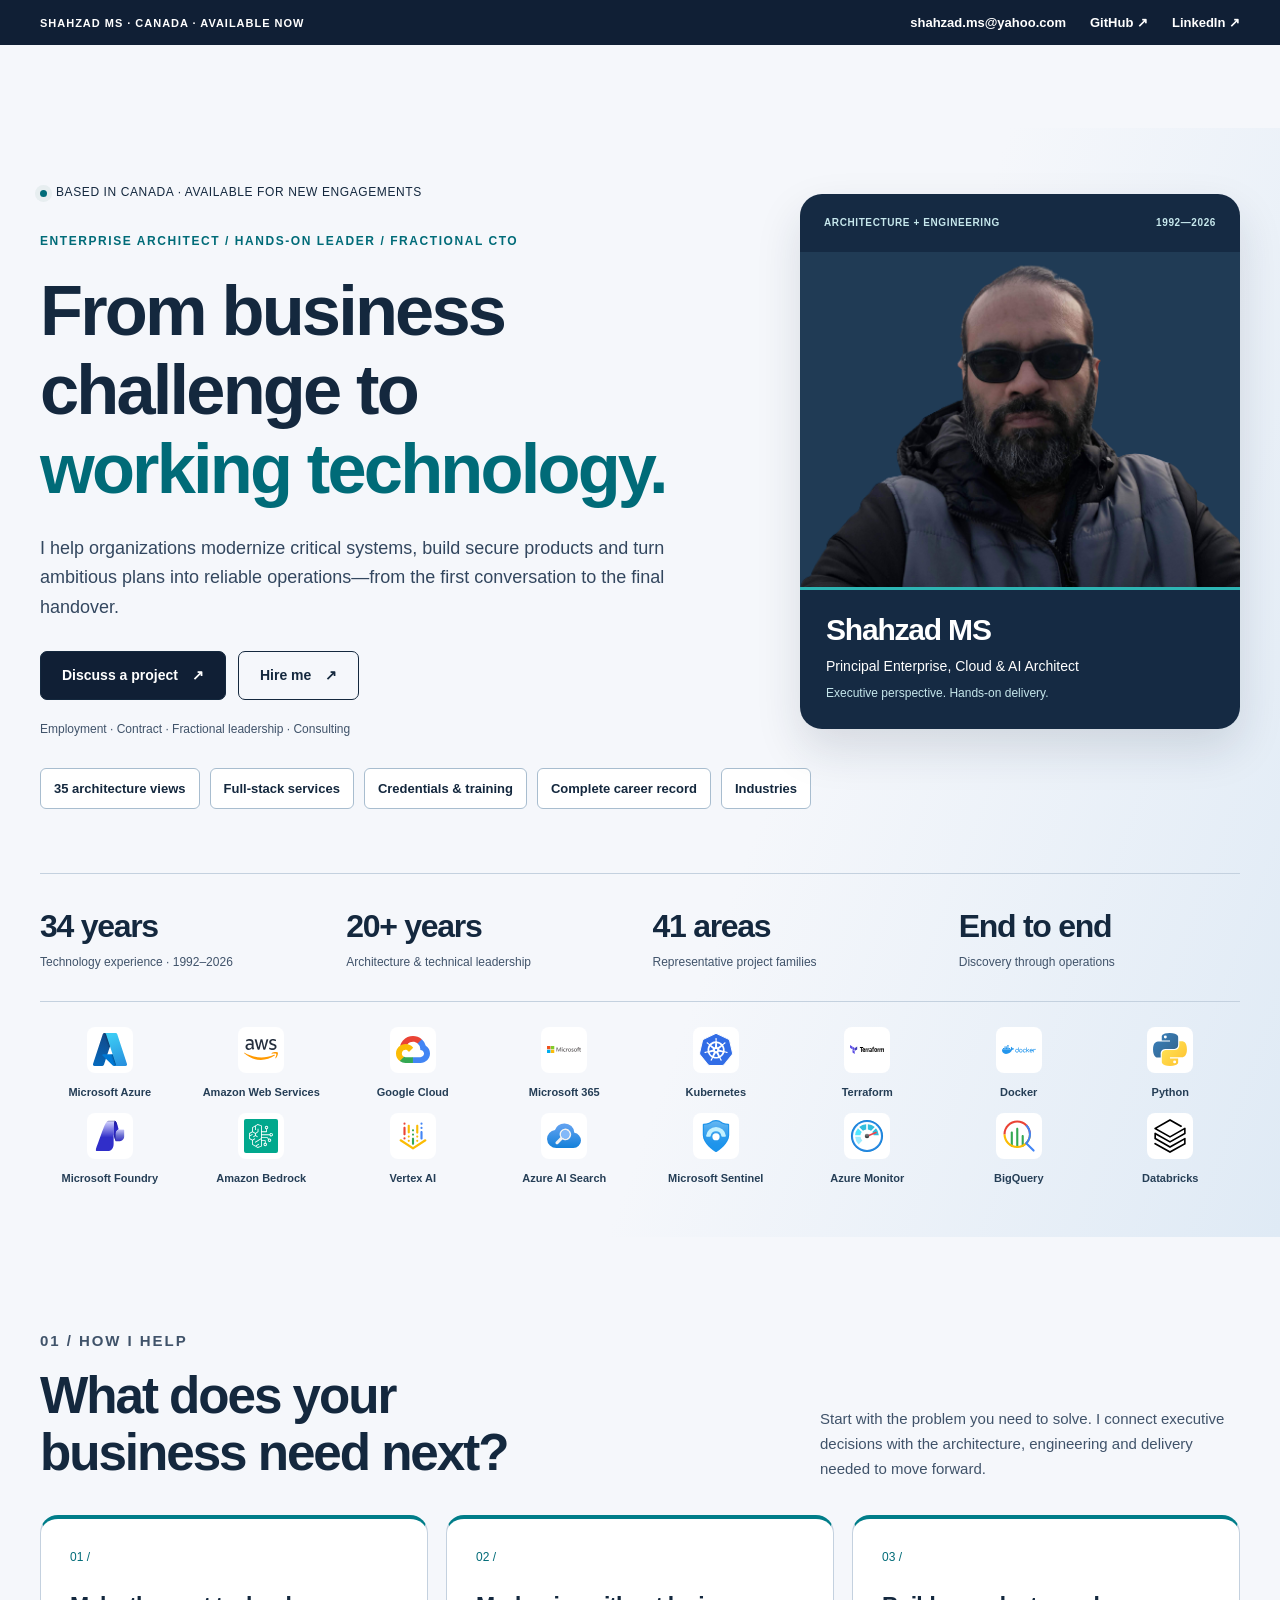
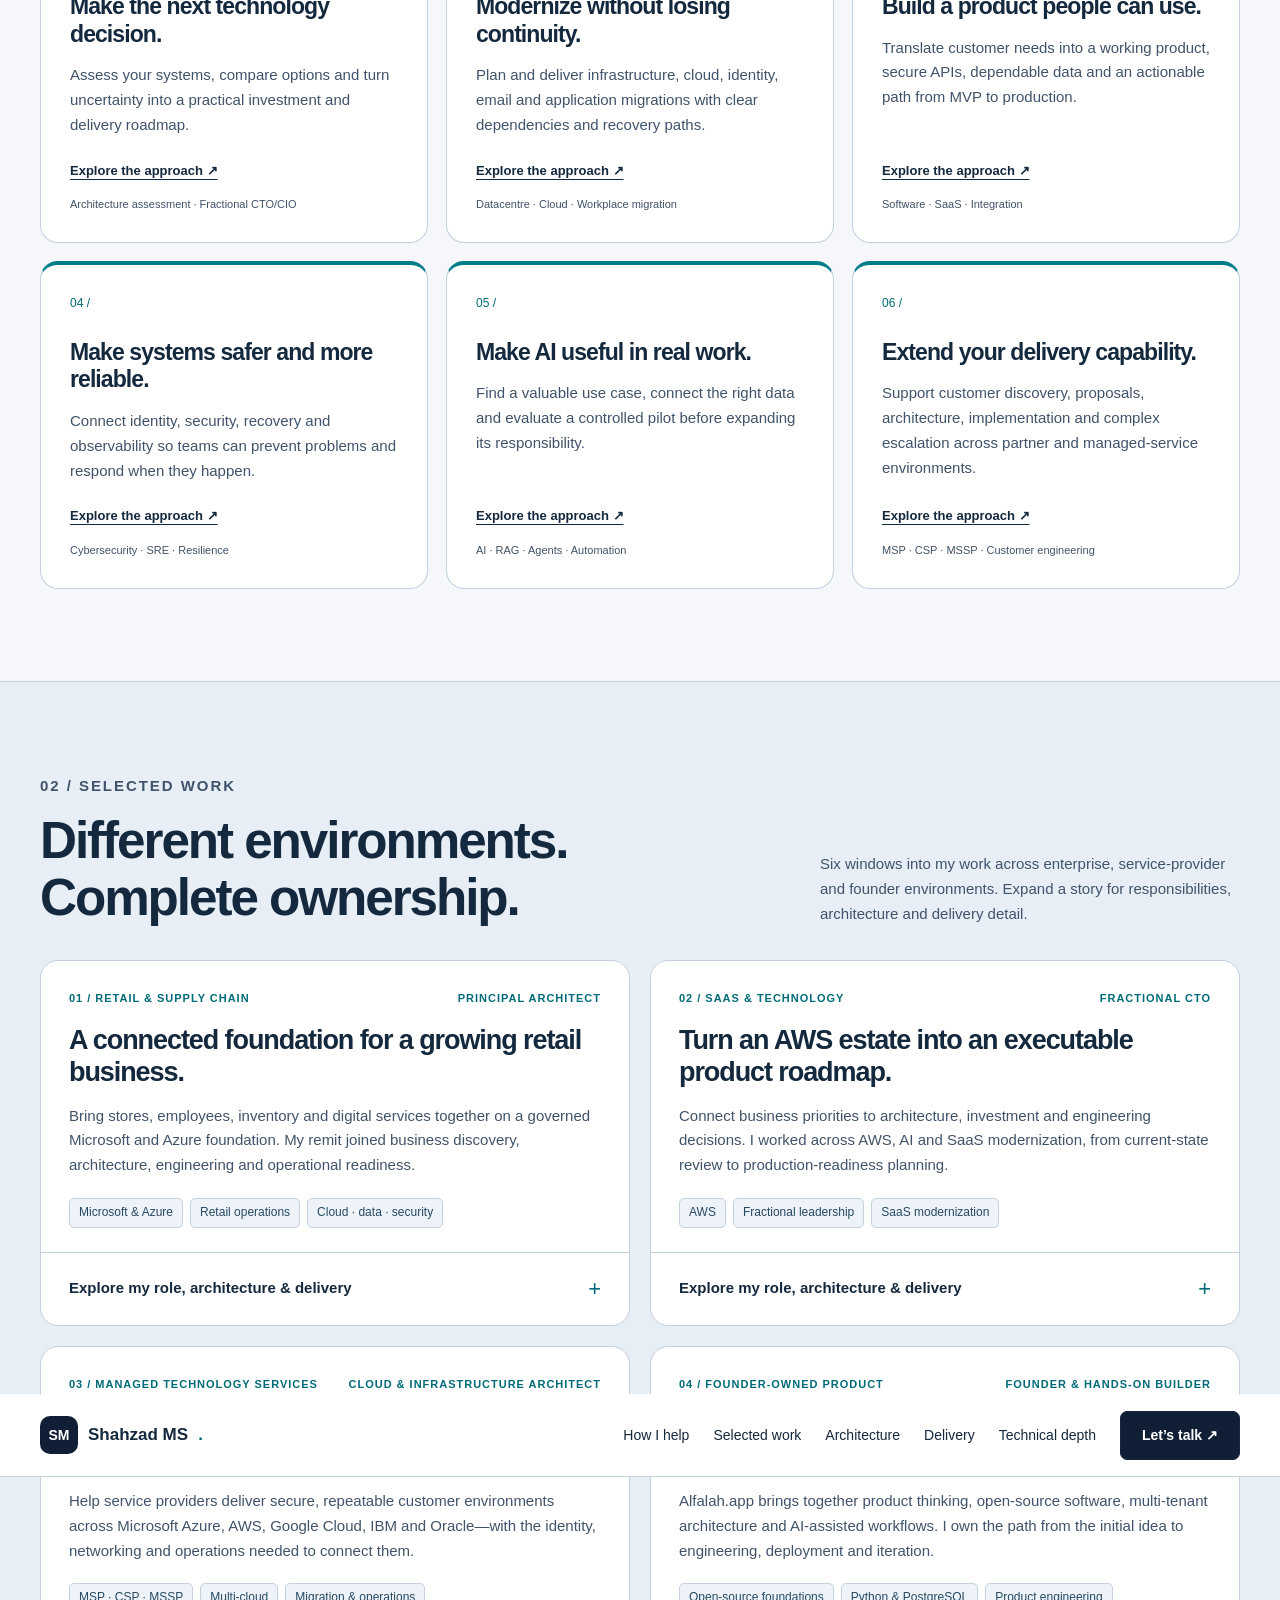
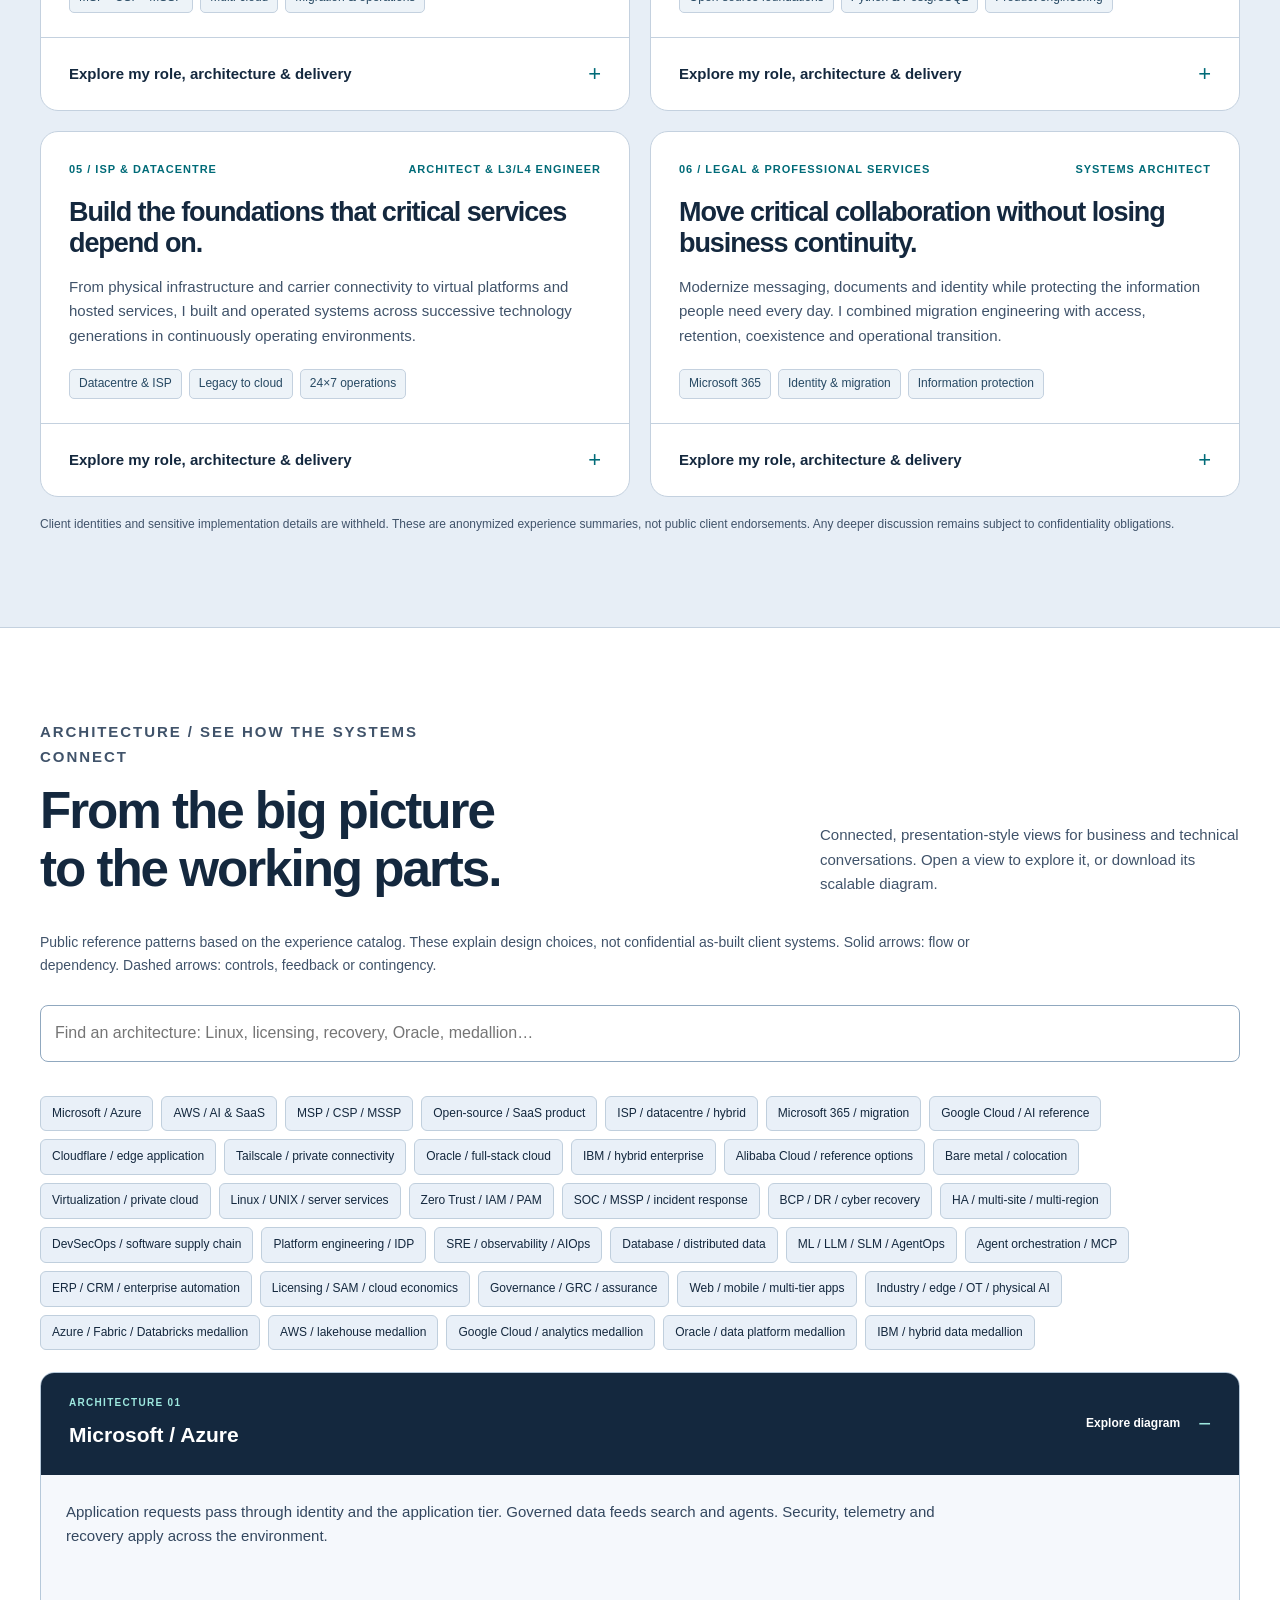
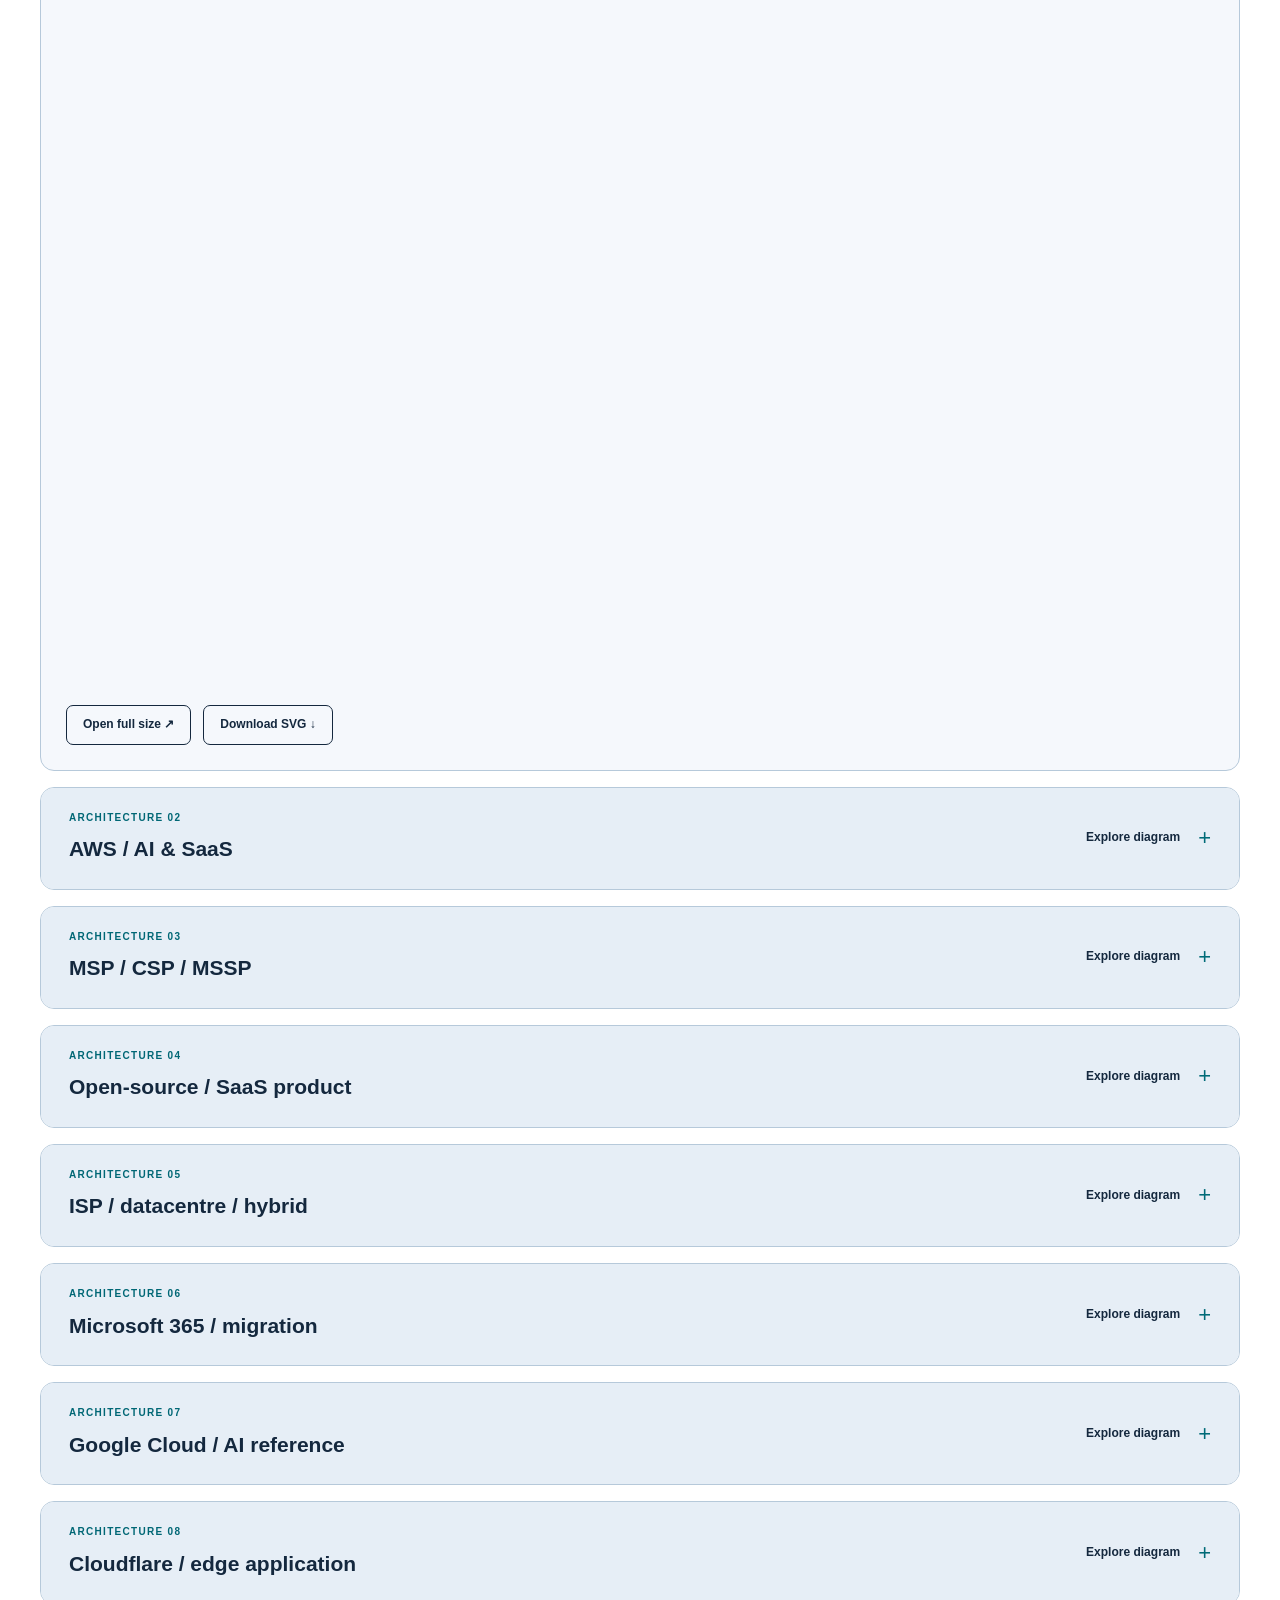
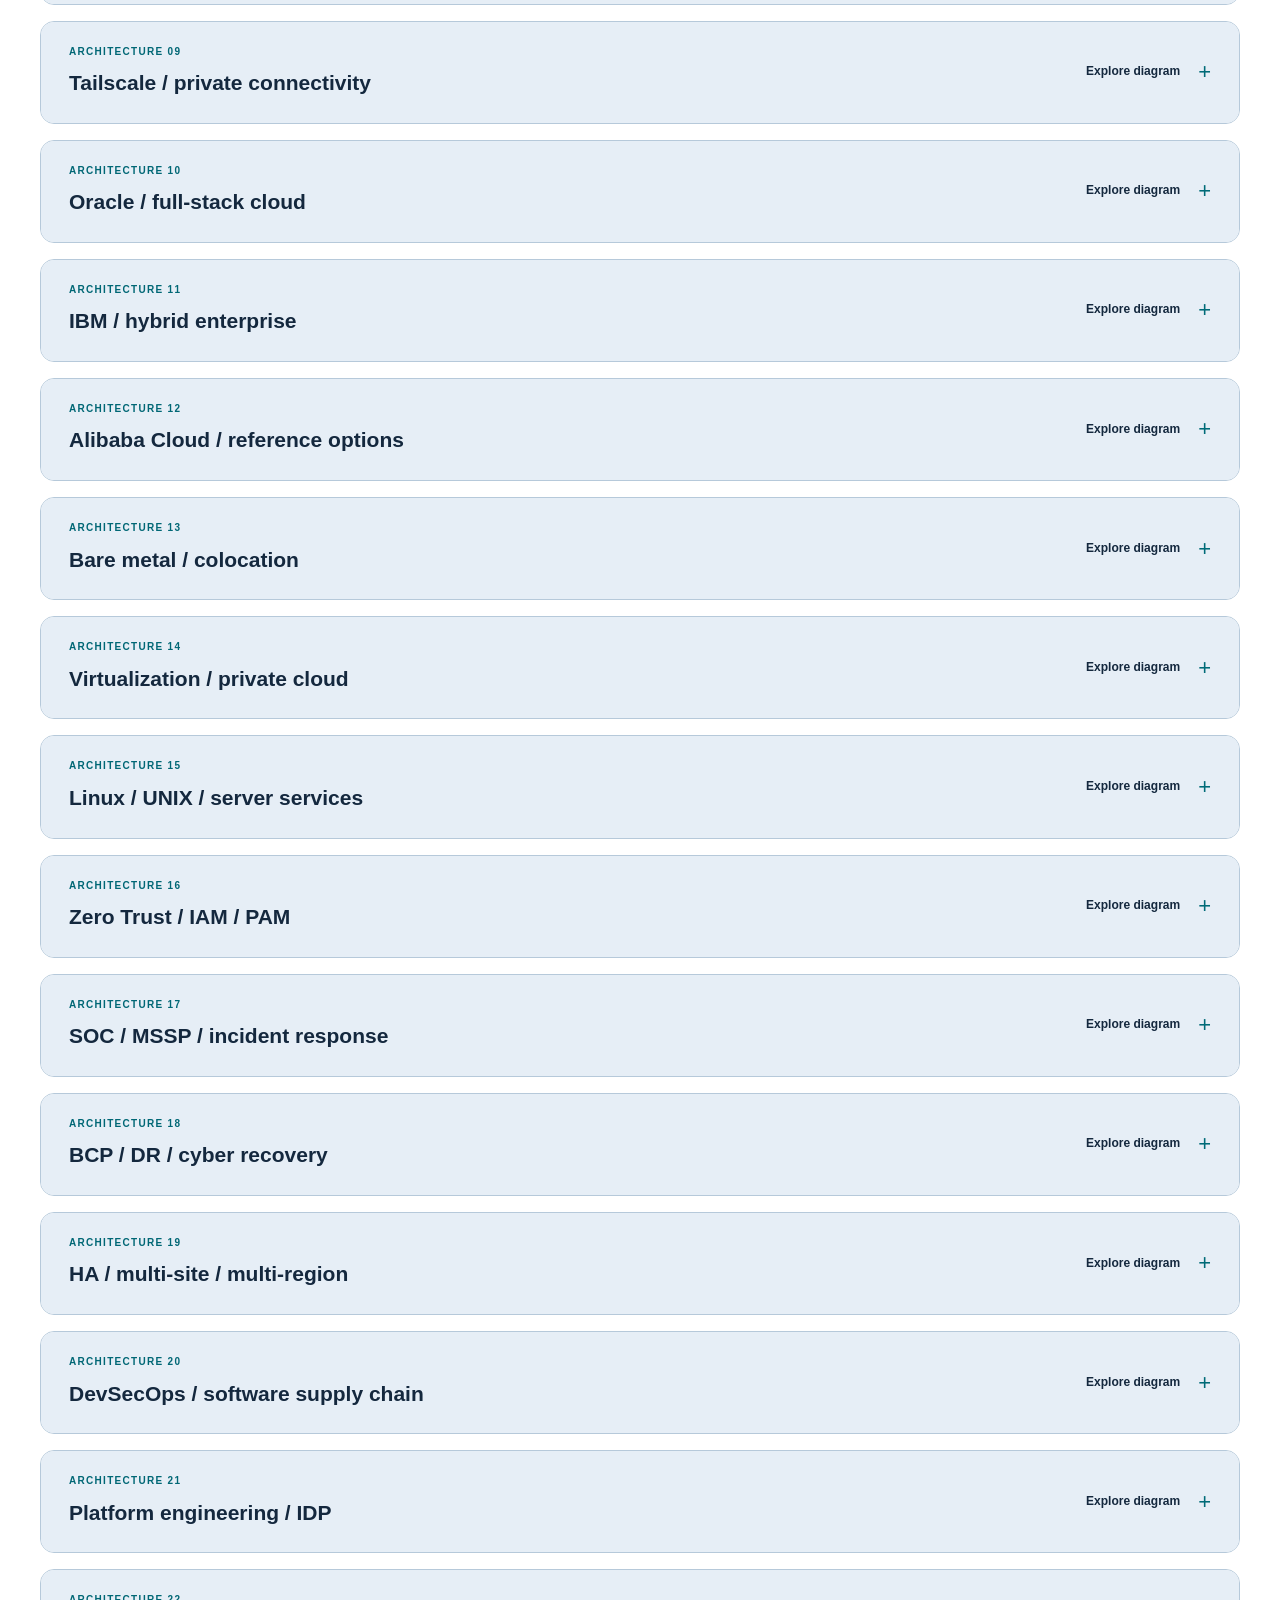
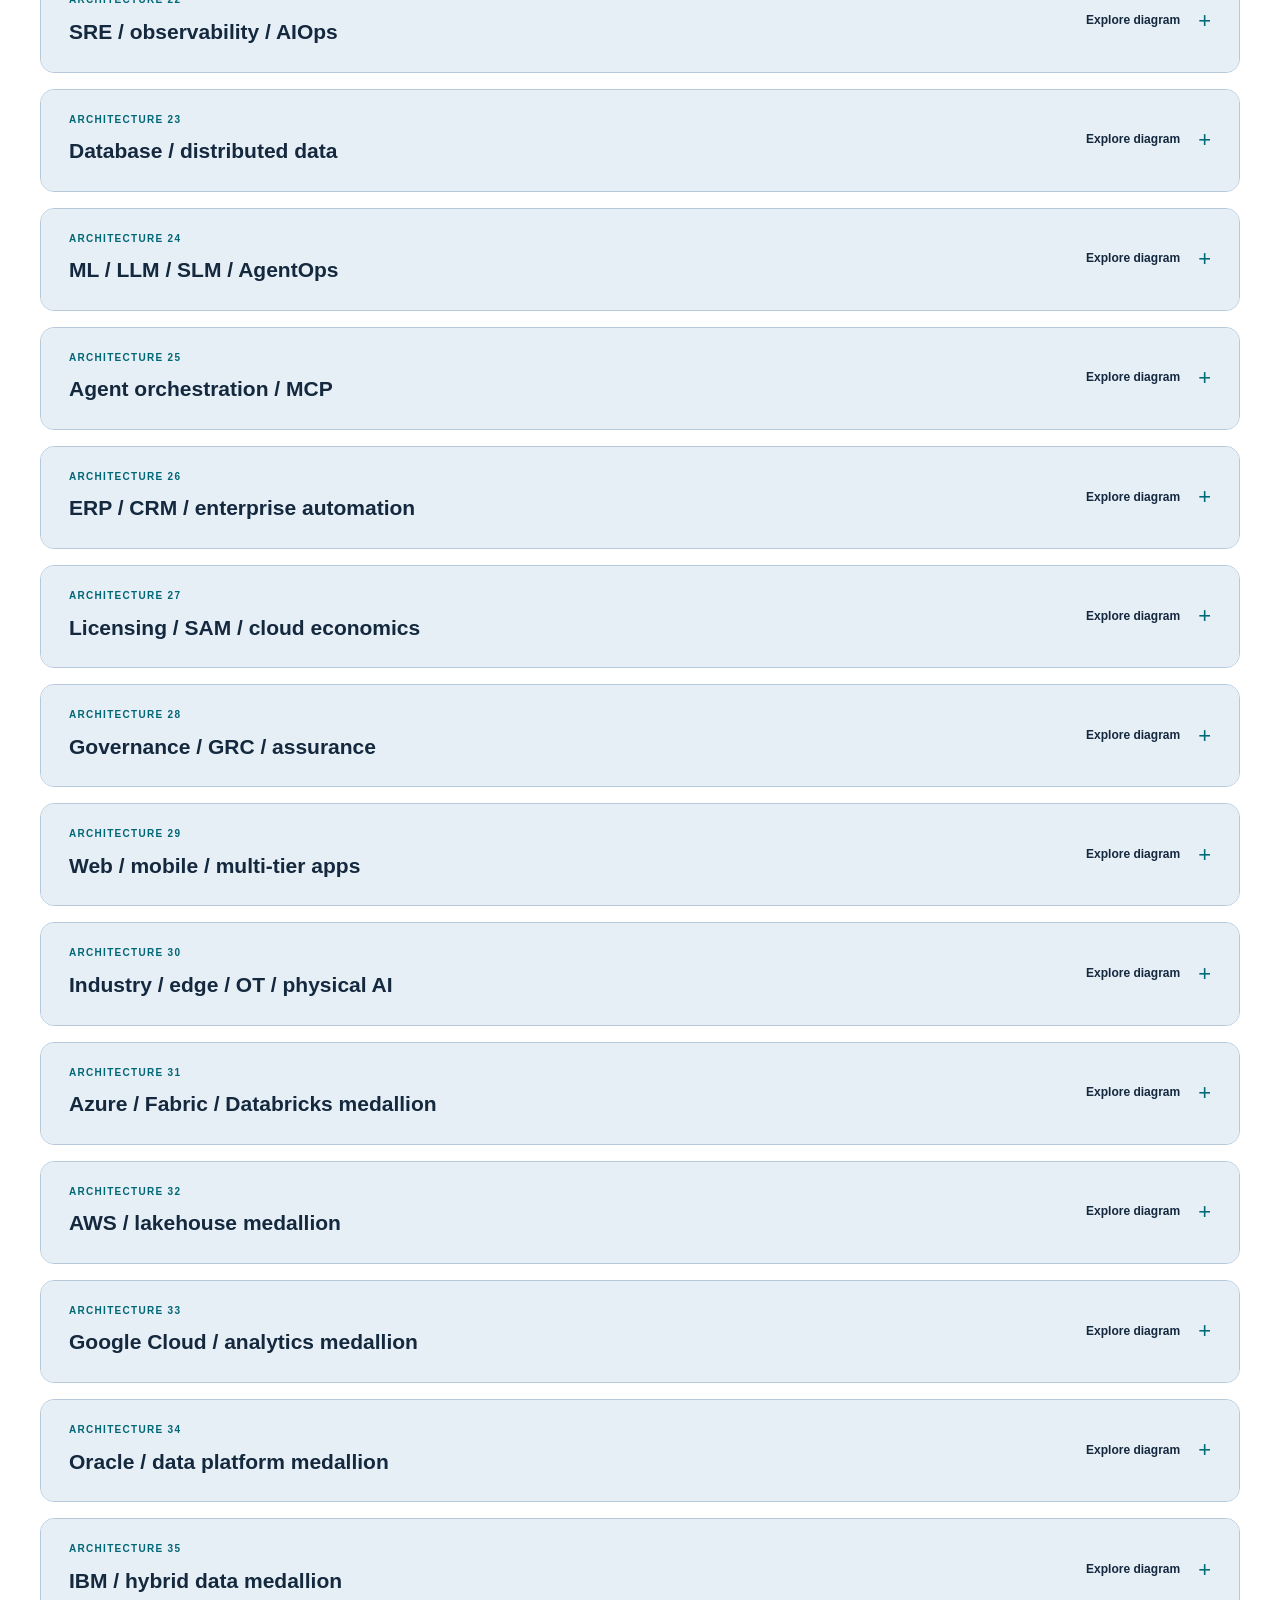
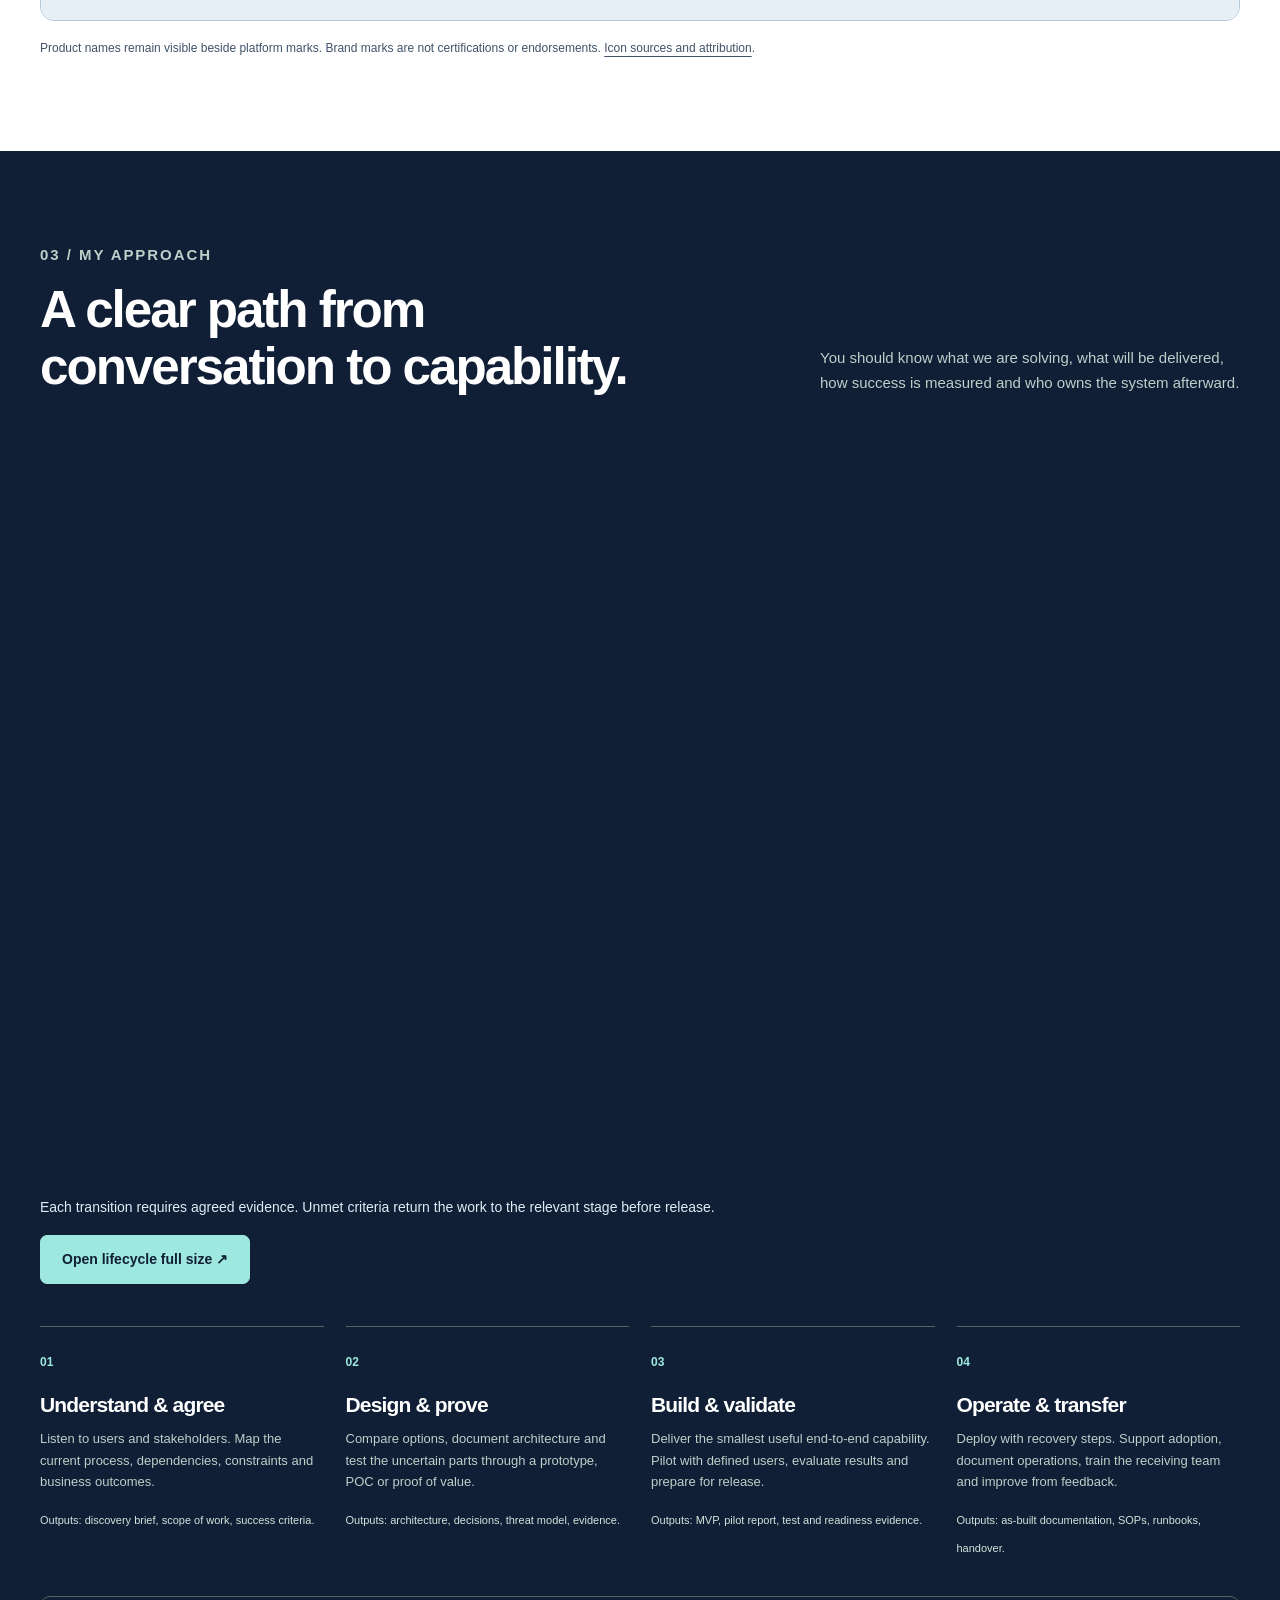
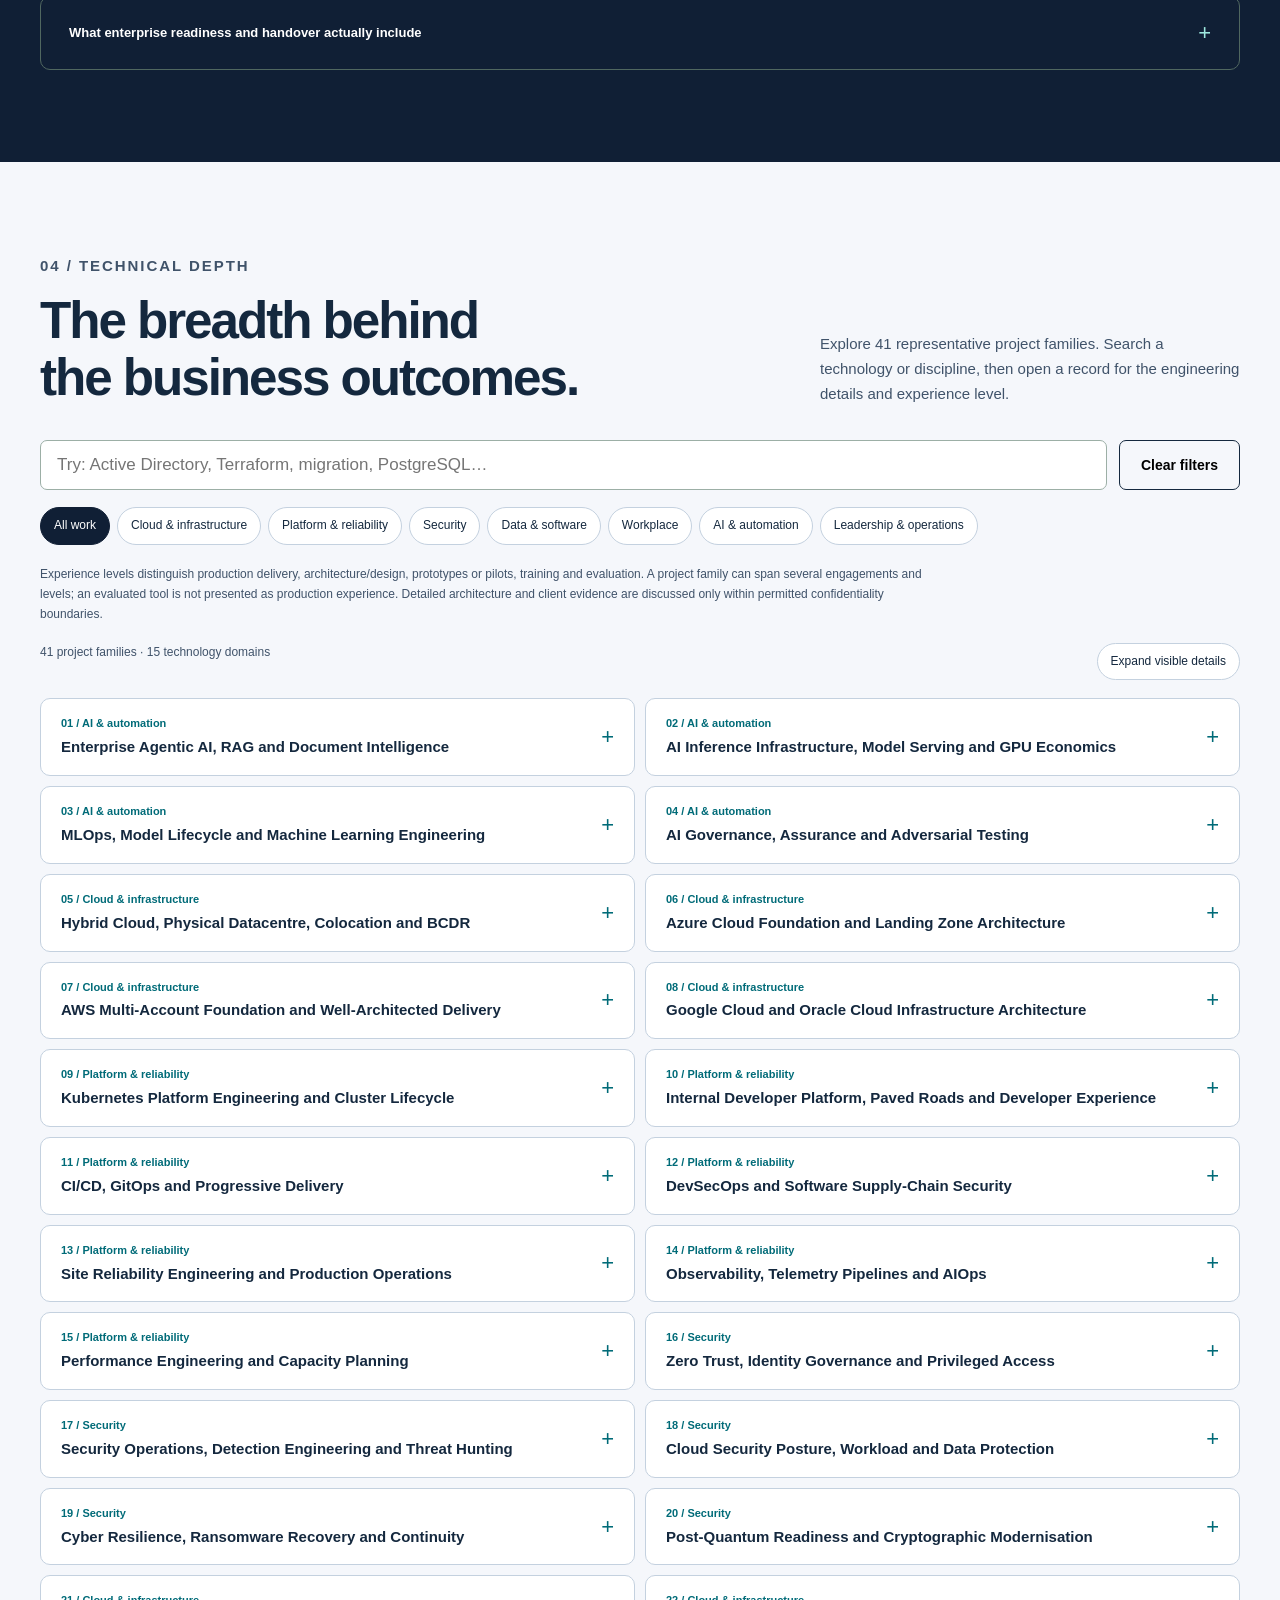
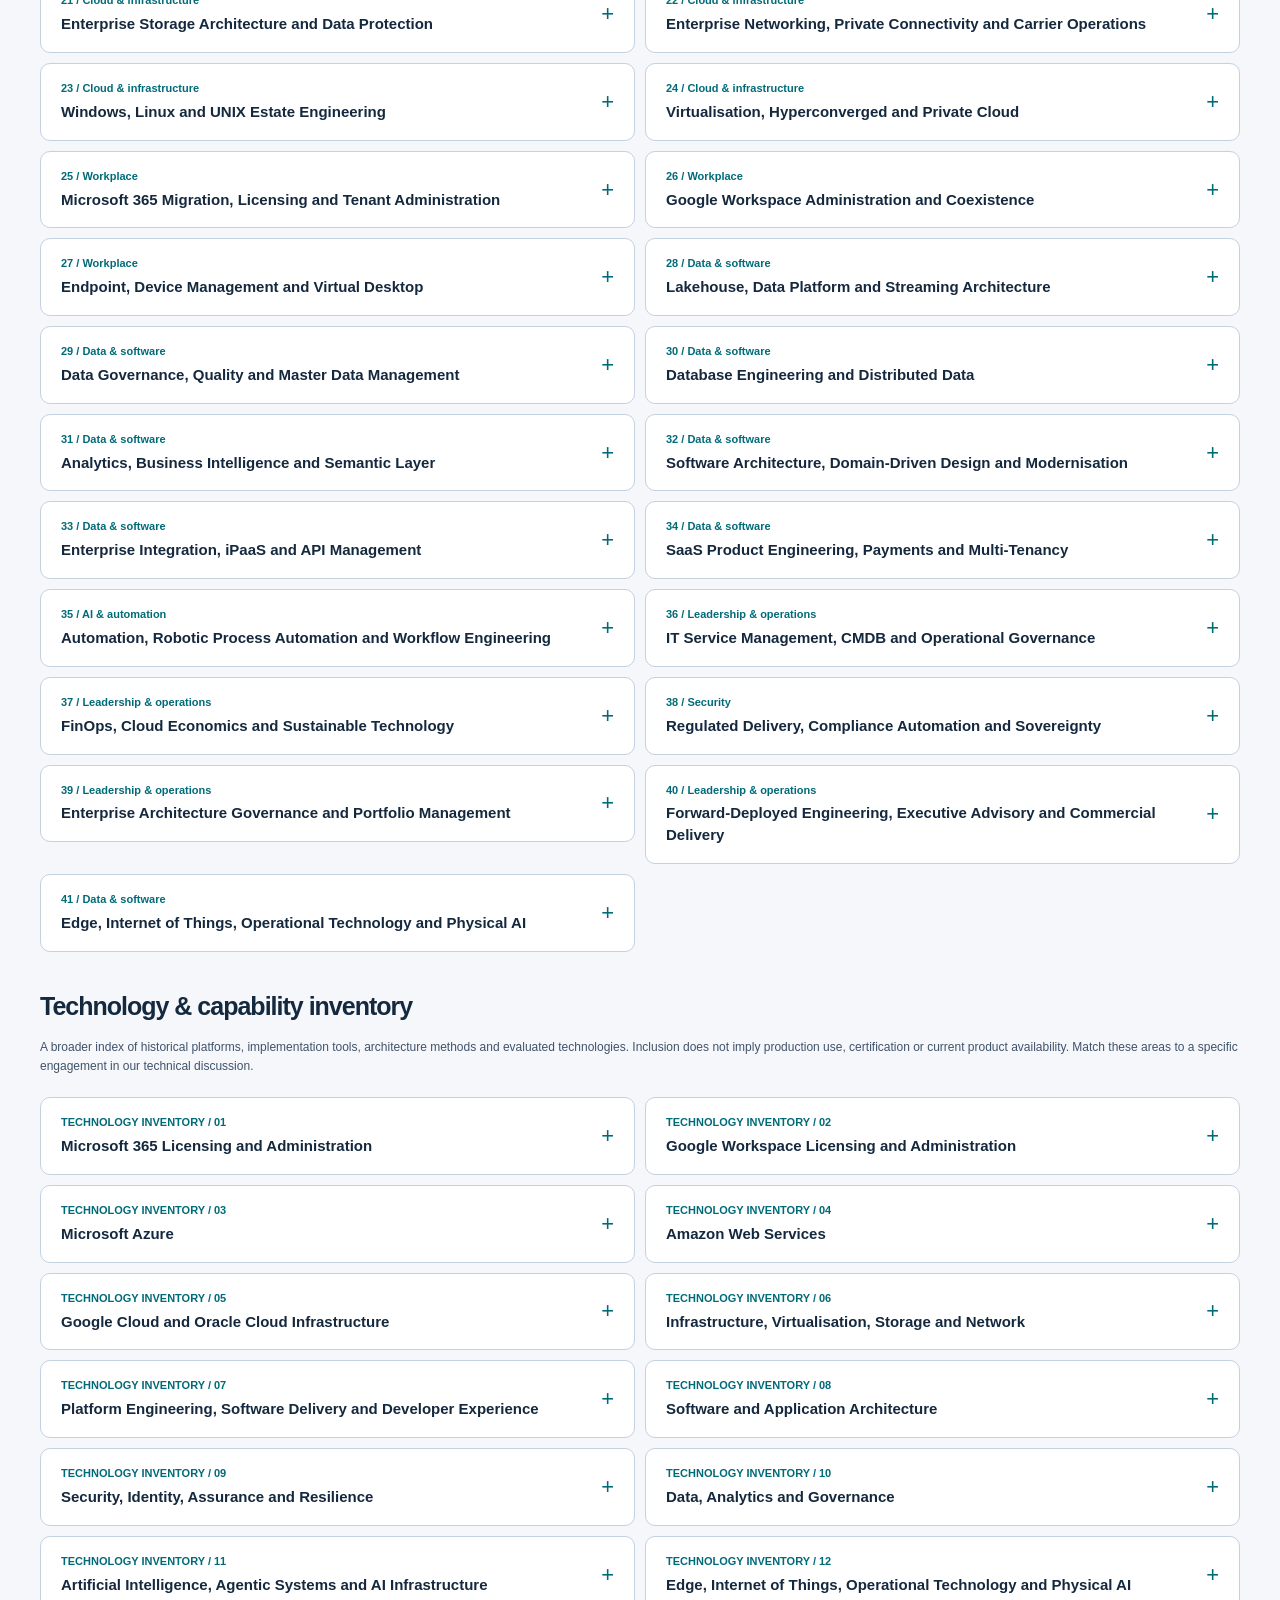
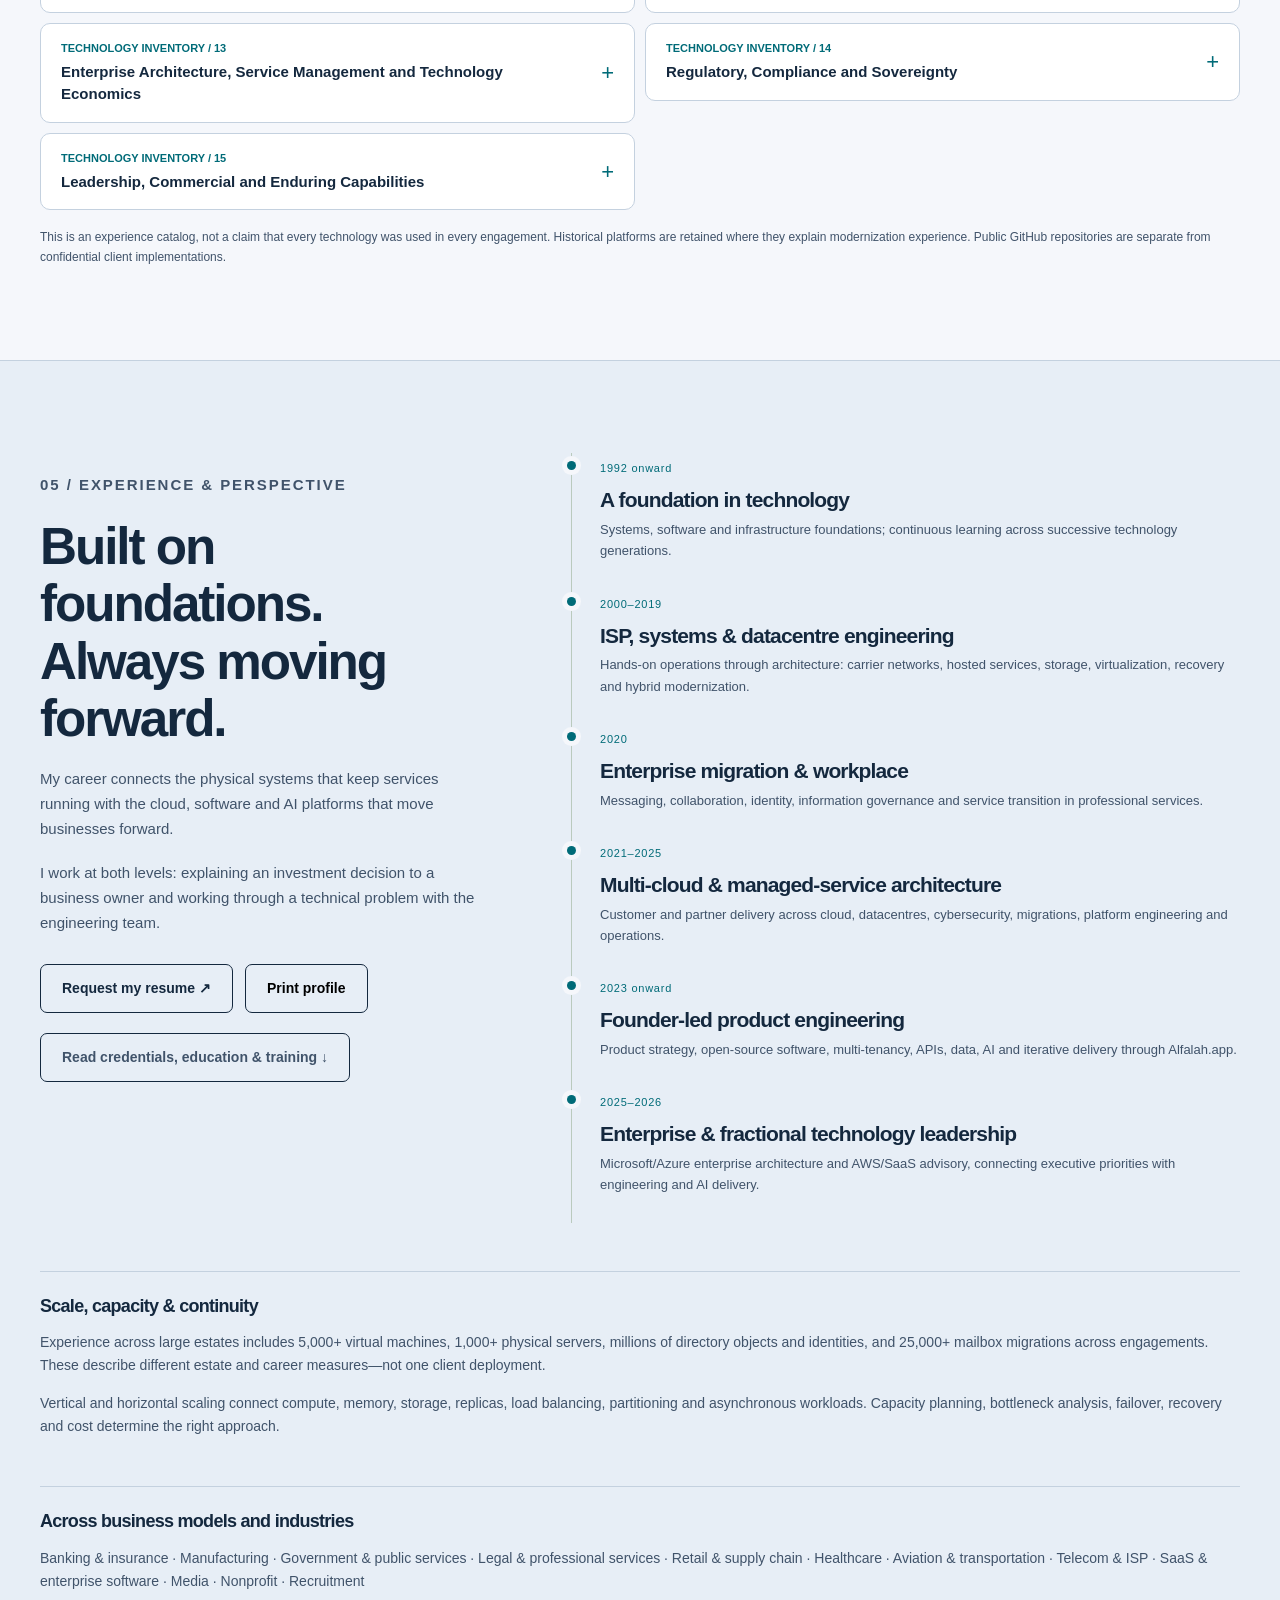
<file: solutions/index.html>
<!doctype html><html lang="en"><head><meta charset="utf-8"><meta name="viewport" content="width=device-width,initial-scale=1"><meta http-equiv="refresh" content="0;url=../index.html#catalog"><link rel="canonical" href="https://shahzadms7.github.io/"><title>Shahzad MS — Portfolio updated</title></head><body><p>This case is now part of the complete portfolio. <a href="../index.html#catalog">View the updated portfolio</a>.</p></body></html>
</file>
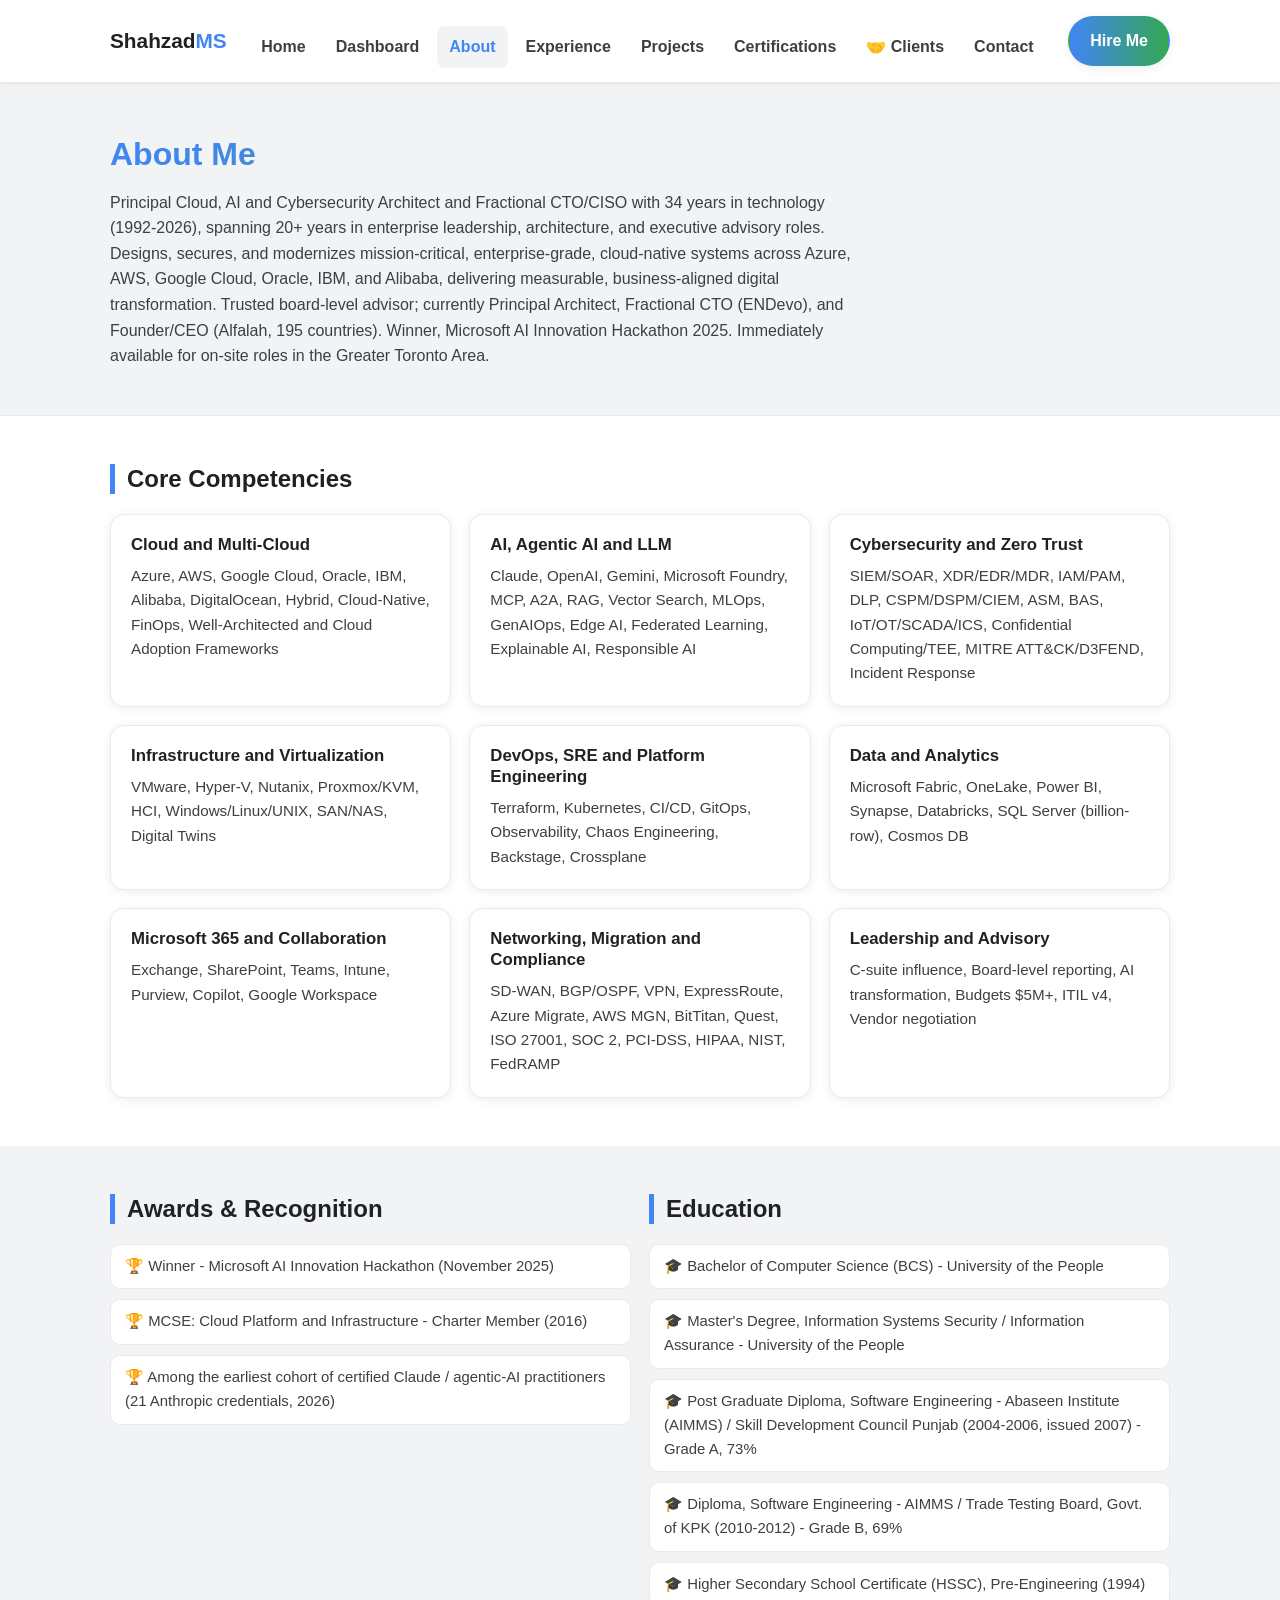
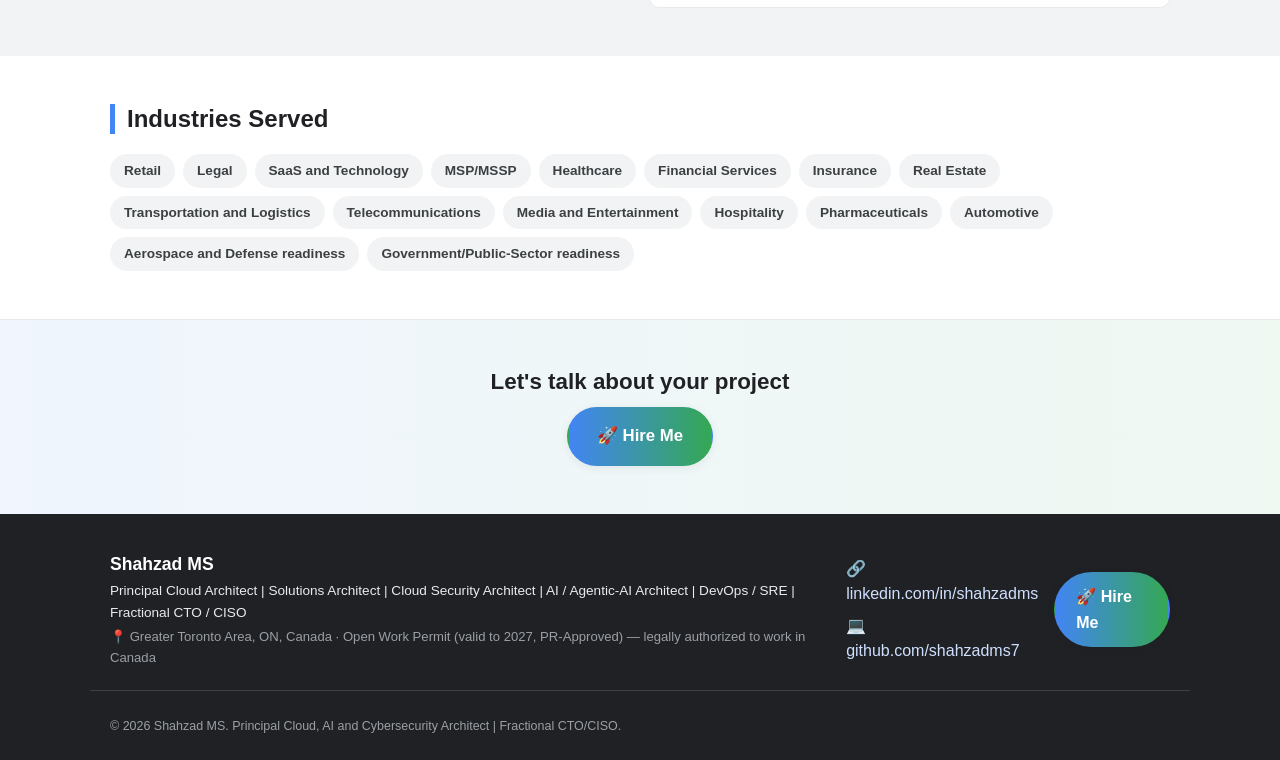
<file: about.html>
<!DOCTYPE html>
<html lang="en">
<head>
<meta charset="UTF-8">
<meta name="viewport" content="width=device-width, initial-scale=1.0">
<title>About | Shahzad MS</title>
<meta name="description" content="34 years in technology: core competencies, awards, education, and industries served by Shahzad MS, Principal Cloud, AI and Cybersecurity Architect.">
<meta name="keywords" content="Shahzad MS, Principal Cloud Architect, Cloud Security Architect, AI Architect, Agentic AI, Fractional CTO, Fractional CISO, Azure Solutions Architect, AWS, Google Cloud, DevOps, SRE, Zero Trust, Toronto, GTA, Canada">
<meta name="author" content="Shahzad MS">
<meta name="robots" content="index, follow">
<link rel="canonical" href="https://shahzadms7.github.io/about.html">
<meta property="og:type" content="website">
<meta property="og:title" content="About | Shahzad MS">
<meta property="og:description" content="34 years in technology: core competencies, awards, education, and industries served by Shahzad MS, Principal Cloud, AI and Cybersecurity Architect.">
<meta property="og:url" content="https://shahzadms7.github.io/about.html">
<meta property="og:site_name" content="Shahzad MS Portfolio">
<meta property="og:image" content="https://shahzadms7.github.io/assets/og-image.png">
<meta name="twitter:card" content="summary_large_image">
<meta name="twitter:title" content="About | Shahzad MS">
<meta name="twitter:description" content="34 years in technology: core competencies, awards, education, and industries served by Shahzad MS, Principal Cloud, AI and Cybersecurity Architect.">
<link rel="icon" href="assets/favicon.svg" type="image/svg+xml">
<link rel="stylesheet" href="assets/style.css">
<script type="application/ld+json">
{
  "@context": "https://schema.org",
  "@type": "Person",
  "name": "Shahzad MS",
  "jobTitle": "Principal Cloud, AI and Cybersecurity Architect | Fractional CTO/CISO",
  "url": "https://shahzadms7.github.io/",
  "sameAs": ["https://linkedin.com/in/shahzadms", "https://github.com/shahzadms7"],
  "address": {"@type": "PostalAddress", "addressRegion": "ON", "addressCountry": "CA"}
}
</script>
</head>
<body>
<header class="site-header">
  <div class="container header-inner">
    <a href="index.html" class="brand">Shahzad<span>MS</span></a>
    <nav class="main-nav" aria-label="Main navigation">
      <ul>
<li><a href="index.html#summary">Home</a></li>
<li><a href="index.html#cloud-ai">Dashboard</a></li>
<li><a href="index.html#competencies" class="active">About</a></li>
<li><a href="index.html#career">Experience</a></li>
<li><a href="index.html#career">Projects</a></li>
<li><a href="index.html#certifications">Certifications</a></li>
<li><a href="index.html#clients">🤝 Clients</a></li>
<li><a href="index.html#contact">Contact</a></li>
      </ul>
    </nav>
    <a class="btn btn-hire nav-hire" href="index.html#contact">Hire Me</a>
    <button class="nav-toggle" aria-label="Toggle navigation" aria-expanded="false">
      <span></span><span></span><span></span>
    </button>
  </div>
</header>

<section class="page-hero">
  <div class="container">
    <h1>About Me</h1>
    <p>Principal Cloud, AI and Cybersecurity Architect and Fractional CTO/CISO with 34 years in technology (1992-2026), spanning 20+ years in enterprise leadership, architecture, and executive advisory roles. Designs, secures, and modernizes mission-critical, enterprise-grade, cloud-native systems across Azure, AWS, Google Cloud, Oracle, IBM, and Alibaba, delivering measurable, business-aligned digital transformation. Trusted board-level advisor; currently Principal Architect, Fractional CTO (ENDevo), and Founder/CEO (Alfalah, 195 countries). Winner, Microsoft AI Innovation Hackathon 2025. Immediately available for on-site roles in the Greater Toronto Area.</p>
  </div>
</section>
<section class="section">
  <div class="container">
    <h2 class="section-title">Core Competencies</h2>
    <div class="grid grid-3"><div class="card"><h3>Cloud and Multi-Cloud</h3><p>Azure, AWS, Google Cloud, Oracle, IBM, Alibaba, DigitalOcean, Hybrid, Cloud-Native, FinOps, Well-Architected and Cloud Adoption Frameworks</p></div>
<div class="card"><h3>AI, Agentic AI and LLM</h3><p>Claude, OpenAI, Gemini, Microsoft Foundry, MCP, A2A, RAG, Vector Search, MLOps, GenAIOps, Edge AI, Federated Learning, Explainable AI, Responsible AI</p></div>
<div class="card"><h3>Cybersecurity and Zero Trust</h3><p>SIEM/SOAR, XDR/EDR/MDR, IAM/PAM, DLP, CSPM/DSPM/CIEM, ASM, BAS, IoT/OT/SCADA/ICS, Confidential Computing/TEE, MITRE ATT&amp;CK/D3FEND, Incident Response</p></div>
<div class="card"><h3>Infrastructure and Virtualization</h3><p>VMware, Hyper-V, Nutanix, Proxmox/KVM, HCI, Windows/Linux/UNIX, SAN/NAS, Digital Twins</p></div>
<div class="card"><h3>DevOps, SRE and Platform Engineering</h3><p>Terraform, Kubernetes, CI/CD, GitOps, Observability, Chaos Engineering, Backstage, Crossplane</p></div>
<div class="card"><h3>Data and Analytics</h3><p>Microsoft Fabric, OneLake, Power BI, Synapse, Databricks, SQL Server (billion-row), Cosmos DB</p></div>
<div class="card"><h3>Microsoft 365 and Collaboration</h3><p>Exchange, SharePoint, Teams, Intune, Purview, Copilot, Google Workspace</p></div>
<div class="card"><h3>Networking, Migration and Compliance</h3><p>SD-WAN, BGP/OSPF, VPN, ExpressRoute, Azure Migrate, AWS MGN, BitTitan, Quest, ISO 27001, SOC 2, PCI-DSS, HIPAA, NIST, FedRAMP</p></div>
<div class="card"><h3>Leadership and Advisory</h3><p>C-suite influence, Board-level reporting, AI transformation, Budgets $5M+, ITIL v4, Vendor negotiation</p></div></div>
  </div>
</section>
<section class="section section-alt">
  <div class="container grid grid-2">
    <div>
      <h2 class="section-title">Awards &amp; Recognition</h2>
      <ul class="bullet-list"><li>🏆 Winner - Microsoft AI Innovation Hackathon (November 2025)</li>
<li>🏆 MCSE: Cloud Platform and Infrastructure - Charter Member (2016)</li>
<li>🏆 Among the earliest cohort of certified Claude / agentic-AI practitioners (21 Anthropic credentials, 2026)</li></ul>
    </div>
    <div>
      <h2 class="section-title">Education</h2>
      <ul class="bullet-list"><li>🎓 Bachelor of Computer Science (BCS) - University of the People</li>
<li>🎓 Master&#x27;s Degree, Information Systems Security / Information Assurance - University of the People</li>
<li>🎓 Post Graduate Diploma, Software Engineering - Abaseen Institute (AIMMS) / Skill Development Council Punjab (2004-2006, issued 2007) - Grade A, 73%</li>
<li>🎓 Diploma, Software Engineering - AIMMS / Trade Testing Board, Govt. of KPK (2010-2012) - Grade B, 69%</li>
<li>🎓 Higher Secondary School Certificate (HSSC), Pre-Engineering (1994)</li></ul>
    </div>
  </div>
</section>
<section class="section">
  <div class="container">
    <h2 class="section-title">Industries Served</h2>
    <div class="chip-row"><span class="chip">Retail</span>
<span class="chip">Legal</span>
<span class="chip">SaaS and Technology</span>
<span class="chip">MSP/MSSP</span>
<span class="chip">Healthcare</span>
<span class="chip">Financial Services</span>
<span class="chip">Insurance</span>
<span class="chip">Real Estate</span>
<span class="chip">Transportation and Logistics</span>
<span class="chip">Telecommunications</span>
<span class="chip">Media and Entertainment</span>
<span class="chip">Hospitality</span>
<span class="chip">Pharmaceuticals</span>
<span class="chip">Automotive</span>
<span class="chip">Aerospace and Defense readiness</span>
<span class="chip">Government/Public-Sector readiness</span></div>
  </div>
</section>
<section class="section cta-band">
  <div class="container center">
    <h2>Let's talk about your project</h2>
    <a class="btn btn-hire btn-lg" href="index.html#contact">🚀 Hire Me</a>
  </div>
</section>
<footer class="site-footer">
  <div class="container footer-inner">
    <div>
      <p class="footer-name">Shahzad MS</p>
      <p class="footer-title">Principal Cloud Architect | Solutions Architect | Cloud Security Architect | AI / Agentic-AI Architect | DevOps / SRE | Fractional CTO / CISO</p>
      <p class="footer-loc">📍 Greater Toronto Area, ON, Canada &middot; Open Work Permit (valid to 2027, PR-Approved) — legally authorized to work in Canada</p>
    </div>
    <div class="footer-links">
      <a href="https://linkedin.com/in/shahzadms" target="_blank" rel="noopener">🔗 linkedin.com/in/shahzadms</a>
      <a href="https://github.com/shahzadms7" target="_blank" rel="noopener">💻 github.com/shahzadms7</a>
    </div>
    <a class="btn btn-hire" href="index.html#contact">🚀 Hire Me</a>
  </div>
  <div class="container footer-copy">
    <p>&copy; 2026 Shahzad MS. Principal Cloud, AI and Cybersecurity Architect | Fractional CTO/CISO.</p>
  </div>
</footer>
<script src="assets/script.js"></script>
</body>
</html>
</file>
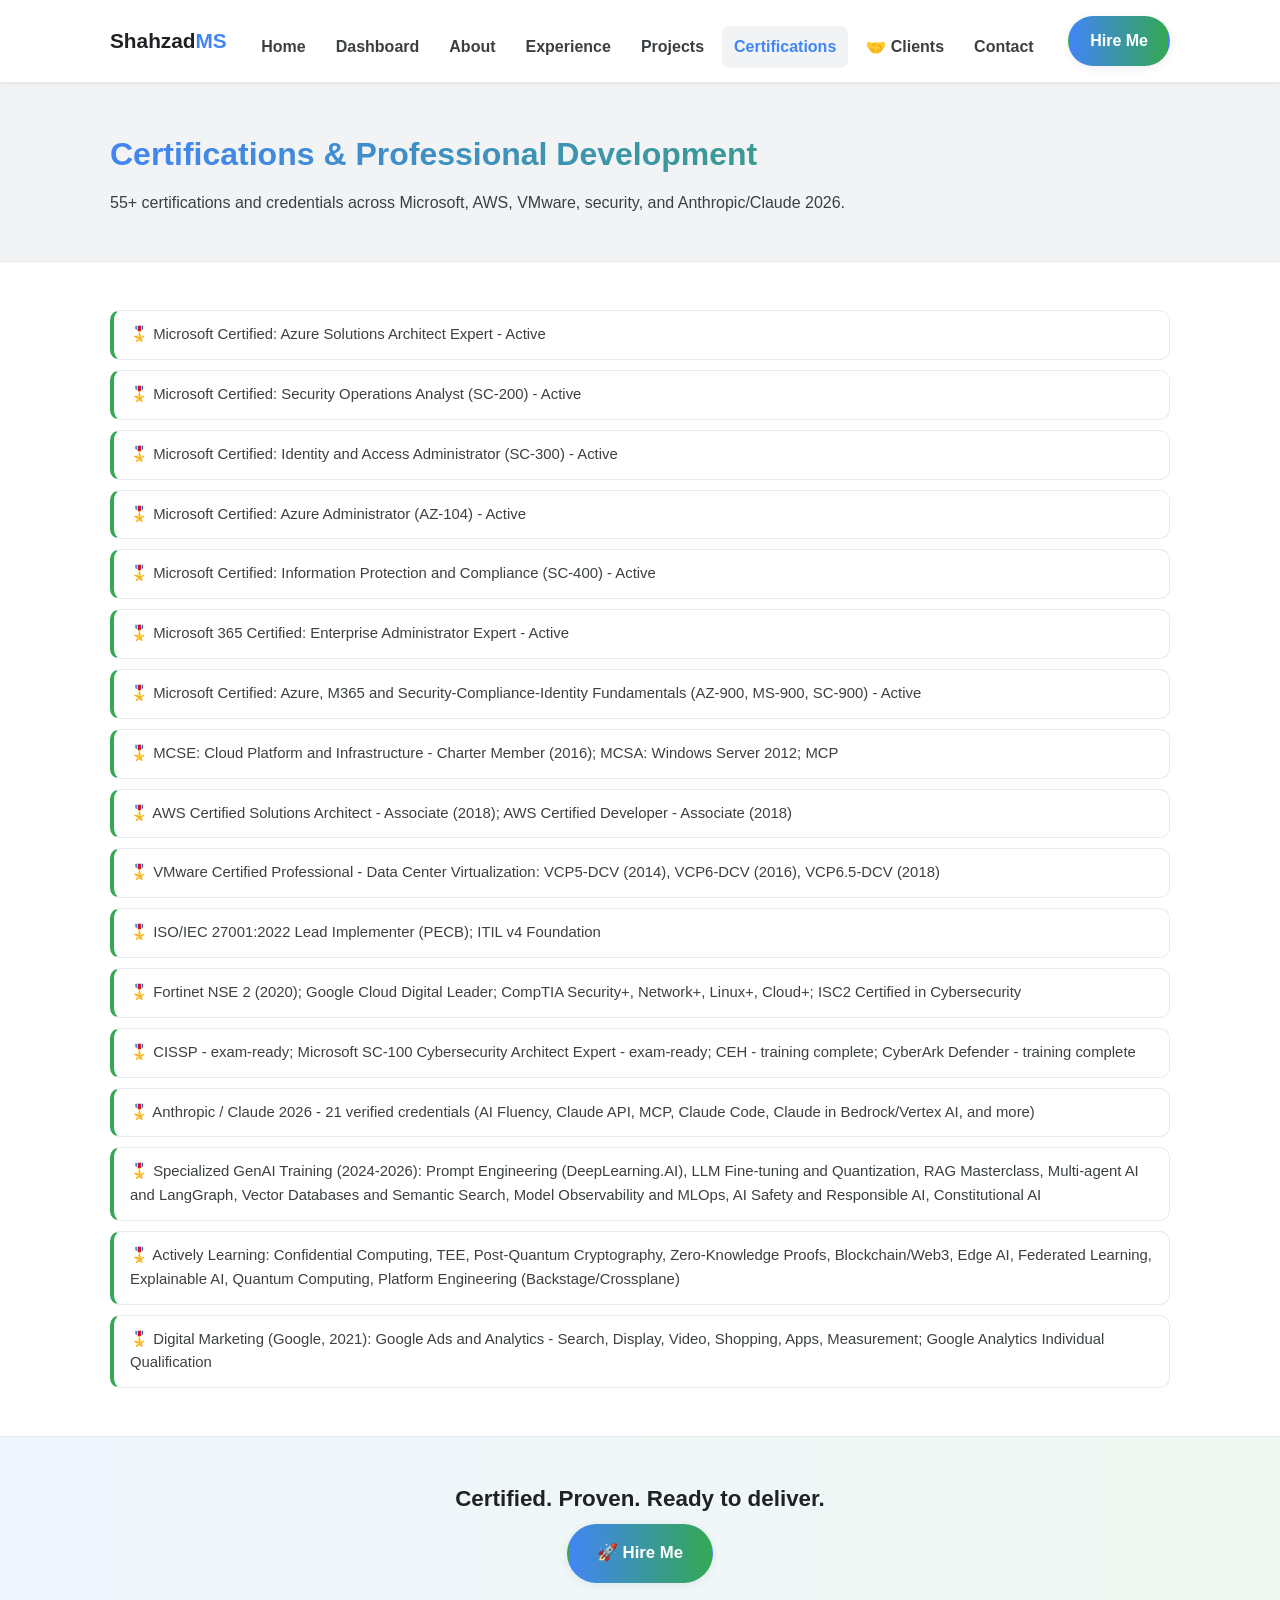
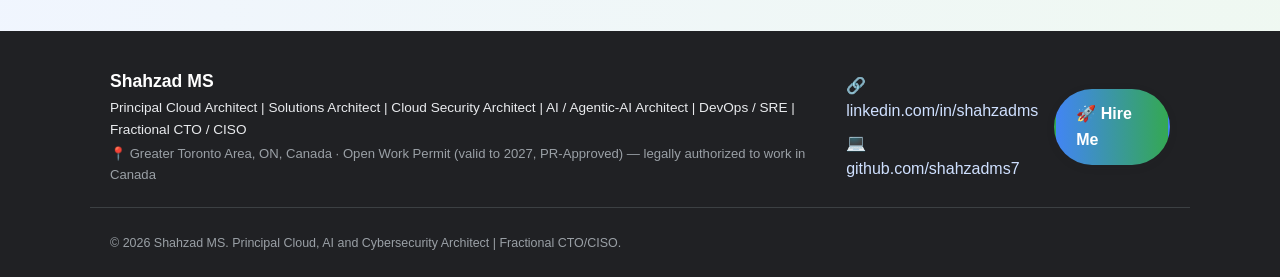
<file: certifications.html>
<!DOCTYPE html>
<html lang="en">
<head>
<meta charset="UTF-8">
<meta name="viewport" content="width=device-width, initial-scale=1.0">
<title>Certifications | Shahzad MS</title>
<meta name="description" content="55+ certifications: Microsoft Azure Solutions Architect Expert, AWS, VMware VCP-DCV, CISSP (exam-ready), ISO 27001 Lead Implementer, and 21 Anthropic/Claude 2026 credentials.">
<meta name="keywords" content="Shahzad MS, Principal Cloud Architect, Cloud Security Architect, AI Architect, Agentic AI, Fractional CTO, Fractional CISO, Azure Solutions Architect, AWS, Google Cloud, DevOps, SRE, Zero Trust, Toronto, GTA, Canada">
<meta name="author" content="Shahzad MS">
<meta name="robots" content="index, follow">
<link rel="canonical" href="https://shahzadms7.github.io/certifications.html">
<meta property="og:type" content="website">
<meta property="og:title" content="Certifications | Shahzad MS">
<meta property="og:description" content="55+ certifications: Microsoft Azure Solutions Architect Expert, AWS, VMware VCP-DCV, CISSP (exam-ready), ISO 27001 Lead Implementer, and 21 Anthropic/Claude 2026 credentials.">
<meta property="og:url" content="https://shahzadms7.github.io/certifications.html">
<meta property="og:site_name" content="Shahzad MS Portfolio">
<meta property="og:image" content="https://shahzadms7.github.io/assets/og-image.png">
<meta name="twitter:card" content="summary_large_image">
<meta name="twitter:title" content="Certifications | Shahzad MS">
<meta name="twitter:description" content="55+ certifications: Microsoft Azure Solutions Architect Expert, AWS, VMware VCP-DCV, CISSP (exam-ready), ISO 27001 Lead Implementer, and 21 Anthropic/Claude 2026 credentials.">
<link rel="icon" href="assets/favicon.svg" type="image/svg+xml">
<link rel="stylesheet" href="assets/style.css">
<script type="application/ld+json">
{
  "@context": "https://schema.org",
  "@type": "Person",
  "name": "Shahzad MS",
  "jobTitle": "Principal Cloud, AI and Cybersecurity Architect | Fractional CTO/CISO",
  "url": "https://shahzadms7.github.io/",
  "sameAs": ["https://linkedin.com/in/shahzadms", "https://github.com/shahzadms7"],
  "address": {"@type": "PostalAddress", "addressRegion": "ON", "addressCountry": "CA"}
}
</script>
</head>
<body>
<header class="site-header">
  <div class="container header-inner">
    <a href="index.html" class="brand">Shahzad<span>MS</span></a>
    <nav class="main-nav" aria-label="Main navigation">
      <ul>
<li><a href="index.html#summary">Home</a></li>
<li><a href="index.html#cloud-ai">Dashboard</a></li>
<li><a href="index.html#competencies">About</a></li>
<li><a href="index.html#career">Experience</a></li>
<li><a href="index.html#career">Projects</a></li>
<li><a href="index.html#certifications" class="active">Certifications</a></li>
<li><a href="index.html#clients">🤝 Clients</a></li>
<li><a href="index.html#contact">Contact</a></li>
      </ul>
    </nav>
    <a class="btn btn-hire nav-hire" href="index.html#contact">Hire Me</a>
    <button class="nav-toggle" aria-label="Toggle navigation" aria-expanded="false">
      <span></span><span></span><span></span>
    </button>
  </div>
</header>

<section class="page-hero">
  <div class="container">
    <h1>Certifications &amp; Professional Development</h1>
    <p>55+ certifications and credentials across Microsoft, AWS, VMware, security, and Anthropic/Claude 2026.</p>
  </div>
</section>
<section class="section">
  <div class="container">
    <ul class="cert-list"><li class="cert-item">🎖️ Microsoft Certified: Azure Solutions Architect Expert - Active</li>
<li class="cert-item">🎖️ Microsoft Certified: Security Operations Analyst (SC-200) - Active</li>
<li class="cert-item">🎖️ Microsoft Certified: Identity and Access Administrator (SC-300) - Active</li>
<li class="cert-item">🎖️ Microsoft Certified: Azure Administrator (AZ-104) - Active</li>
<li class="cert-item">🎖️ Microsoft Certified: Information Protection and Compliance (SC-400) - Active</li>
<li class="cert-item">🎖️ Microsoft 365 Certified: Enterprise Administrator Expert - Active</li>
<li class="cert-item">🎖️ Microsoft Certified: Azure, M365 and Security-Compliance-Identity Fundamentals (AZ-900, MS-900, SC-900) - Active</li>
<li class="cert-item">🎖️ MCSE: Cloud Platform and Infrastructure - Charter Member (2016); MCSA: Windows Server 2012; MCP</li>
<li class="cert-item">🎖️ AWS Certified Solutions Architect - Associate (2018); AWS Certified Developer - Associate (2018)</li>
<li class="cert-item">🎖️ VMware Certified Professional - Data Center Virtualization: VCP5-DCV (2014), VCP6-DCV (2016), VCP6.5-DCV (2018)</li>
<li class="cert-item">🎖️ ISO/IEC 27001:2022 Lead Implementer (PECB); ITIL v4 Foundation</li>
<li class="cert-item">🎖️ Fortinet NSE 2 (2020); Google Cloud Digital Leader; CompTIA Security+, Network+, Linux+, Cloud+; ISC2 Certified in Cybersecurity</li>
<li class="cert-item">🎖️ CISSP - exam-ready; Microsoft SC-100 Cybersecurity Architect Expert - exam-ready; CEH - training complete; CyberArk Defender - training complete</li>
<li class="cert-item">🎖️ Anthropic / Claude 2026 - 21 verified credentials (AI Fluency, Claude API, MCP, Claude Code, Claude in Bedrock/Vertex AI, and more)</li>
<li class="cert-item">🎖️ Specialized GenAI Training (2024-2026): Prompt Engineering (DeepLearning.AI), LLM Fine-tuning and Quantization, RAG Masterclass, Multi-agent AI and LangGraph, Vector Databases and Semantic Search, Model Observability and MLOps, AI Safety and Responsible AI, Constitutional AI</li>
<li class="cert-item">🎖️ Actively Learning: Confidential Computing, TEE, Post-Quantum Cryptography, Zero-Knowledge Proofs, Blockchain/Web3, Edge AI, Federated Learning, Explainable AI, Quantum Computing, Platform Engineering (Backstage/Crossplane)</li>
<li class="cert-item">🎖️ Digital Marketing (Google, 2021): Google Ads and Analytics - Search, Display, Video, Shopping, Apps, Measurement; Google Analytics Individual Qualification</li></ul>
  </div>
</section>
<section class="section cta-band">
  <div class="container center">
    <h2>Certified. Proven. Ready to deliver.</h2>
    <a class="btn btn-hire btn-lg" href="index.html#contact">🚀 Hire Me</a>
  </div>
</section>
<footer class="site-footer">
  <div class="container footer-inner">
    <div>
      <p class="footer-name">Shahzad MS</p>
      <p class="footer-title">Principal Cloud Architect | Solutions Architect | Cloud Security Architect | AI / Agentic-AI Architect | DevOps / SRE | Fractional CTO / CISO</p>
      <p class="footer-loc">📍 Greater Toronto Area, ON, Canada &middot; Open Work Permit (valid to 2027, PR-Approved) — legally authorized to work in Canada</p>
    </div>
    <div class="footer-links">
      <a href="https://linkedin.com/in/shahzadms" target="_blank" rel="noopener">🔗 linkedin.com/in/shahzadms</a>
      <a href="https://github.com/shahzadms7" target="_blank" rel="noopener">💻 github.com/shahzadms7</a>
    </div>
    <a class="btn btn-hire" href="index.html#contact">🚀 Hire Me</a>
  </div>
  <div class="container footer-copy">
    <p>&copy; 2026 Shahzad MS. Principal Cloud, AI and Cybersecurity Architect | Fractional CTO/CISO.</p>
  </div>
</footer>
<script src="assets/script.js"></script>
</body>
</html>
</file>
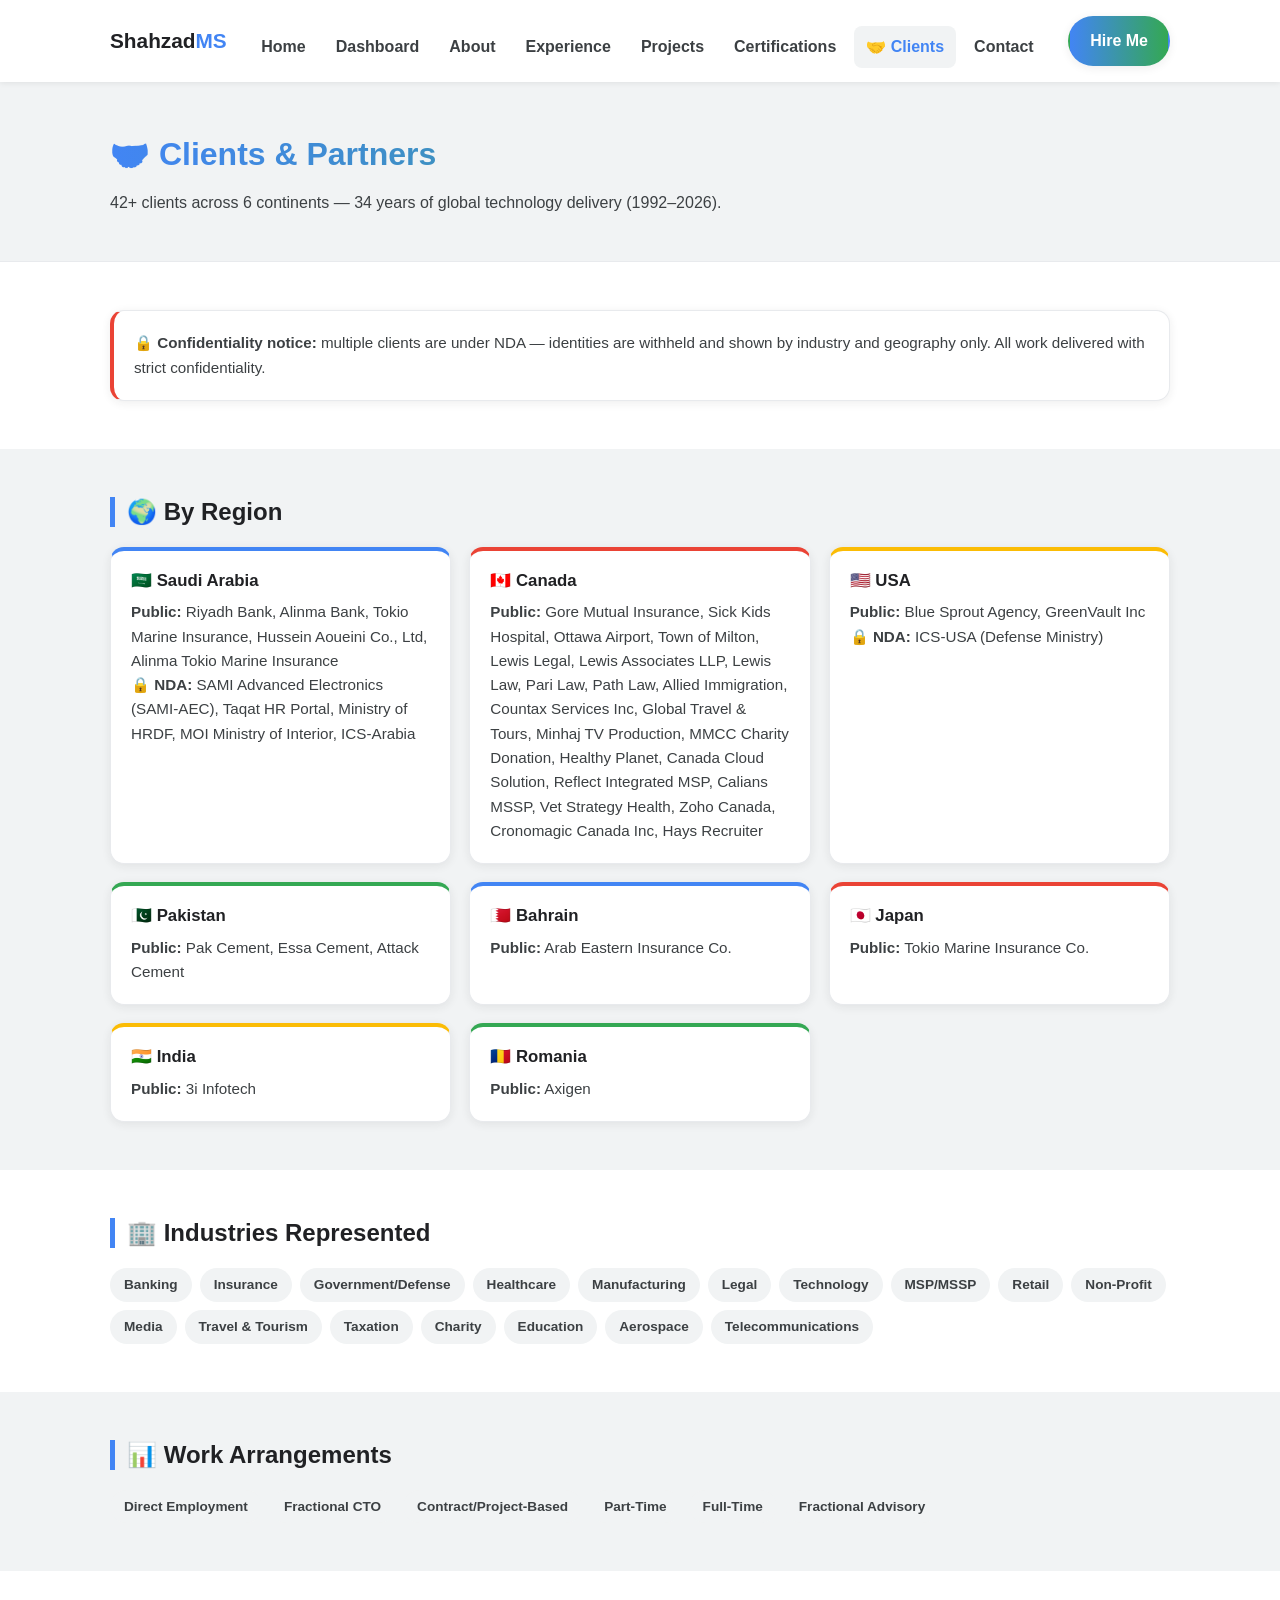
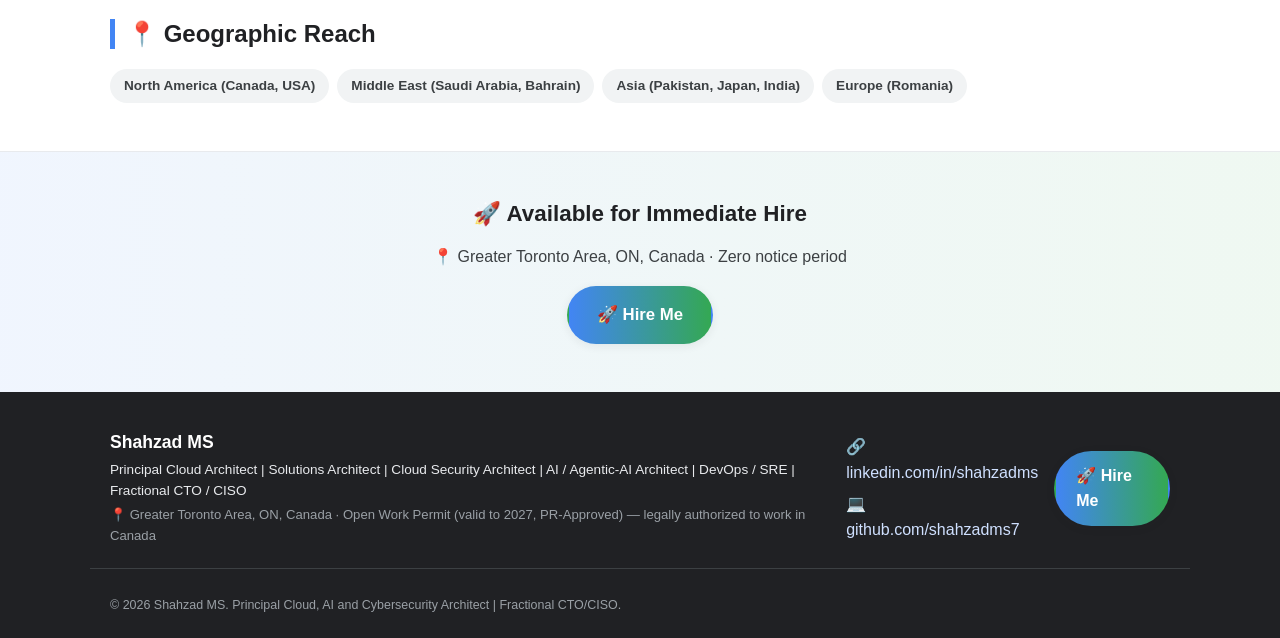
<file: clients.html>
<!DOCTYPE html>
<html lang="en">
<head>
<meta charset="UTF-8">
<meta name="viewport" content="width=device-width, initial-scale=1.0">
<title>Clients &amp; Partners | Shahzad MS</title>
<meta name="description" content="42+ clients across 6 continents and 34 years of global technology delivery (1992-2026) — Shahzad MS, Principal Cloud, AI and Cybersecurity Architect.">
<meta name="keywords" content="Shahzad MS, Principal Cloud Architect, Cloud Security Architect, AI Architect, Agentic AI, Fractional CTO, Fractional CISO, Azure Solutions Architect, AWS, Google Cloud, DevOps, SRE, Zero Trust, Toronto, GTA, Canada">
<meta name="author" content="Shahzad MS">
<meta name="robots" content="index, follow">
<link rel="canonical" href="https://shahzadms7.github.io/clients.html">
<meta property="og:type" content="website">
<meta property="og:title" content="Clients &amp; Partners | Shahzad MS">
<meta property="og:description" content="42+ clients across 6 continents and 34 years of global technology delivery (1992-2026) — Shahzad MS, Principal Cloud, AI and Cybersecurity Architect.">
<meta property="og:url" content="https://shahzadms7.github.io/clients.html">
<meta property="og:site_name" content="Shahzad MS Portfolio">
<meta property="og:image" content="https://shahzadms7.github.io/assets/og-image.png">
<meta name="twitter:card" content="summary_large_image">
<meta name="twitter:title" content="Clients &amp; Partners | Shahzad MS">
<meta name="twitter:description" content="42+ clients across 6 continents and 34 years of global technology delivery (1992-2026) — Shahzad MS, Principal Cloud, AI and Cybersecurity Architect.">
<link rel="icon" href="assets/favicon.svg" type="image/svg+xml">
<link rel="stylesheet" href="assets/style.css">
<script type="application/ld+json">
{
  "@context": "https://schema.org",
  "@type": "Person",
  "name": "Shahzad MS",
  "jobTitle": "Principal Cloud, AI and Cybersecurity Architect | Fractional CTO/CISO",
  "url": "https://shahzadms7.github.io/",
  "sameAs": ["https://linkedin.com/in/shahzadms", "https://github.com/shahzadms7"],
  "address": {"@type": "PostalAddress", "addressRegion": "ON", "addressCountry": "CA"}
}
</script>
</head>
<body>
<header class="site-header">
  <div class="container header-inner">
    <a href="index.html" class="brand">Shahzad<span>MS</span></a>
    <nav class="main-nav" aria-label="Main navigation">
      <ul>
<li><a href="index.html#summary">Home</a></li>
<li><a href="index.html#cloud-ai">Dashboard</a></li>
<li><a href="index.html#competencies">About</a></li>
<li><a href="index.html#career">Experience</a></li>
<li><a href="index.html#career">Projects</a></li>
<li><a href="index.html#certifications">Certifications</a></li>
<li><a href="index.html#clients" class="active">🤝 Clients</a></li>
<li><a href="index.html#contact">Contact</a></li>
      </ul>
    </nav>
    <a class="btn btn-hire nav-hire" href="index.html#contact">Hire Me</a>
    <button class="nav-toggle" aria-label="Toggle navigation" aria-expanded="false">
      <span></span><span></span><span></span>
    </button>
  </div>
</header>

<section class="page-hero">
  <div class="container">
    <h1>🤝 Clients &amp; Partners</h1>
    <p>42+ clients across 6 continents &mdash; 34 years of global technology delivery (1992&ndash;2026).</p>
  </div>
</section>

<section class="section">
  <div class="container">
    <div class="card" style="border-left:4px solid var(--red);">
      <p style="margin:0;">🔒 <strong>Confidentiality notice:</strong> multiple clients are under NDA — identities are withheld and shown by industry and geography only. All work delivered with strict confidentiality.</p>
    </div>
  </div>
</section>

<section class="section section-alt">
  <div class="container">
    <h2 class="section-title">🌍 By Region</h2>
    <div class="grid grid-3">
      <div class="card" style="border-top:4px solid var(--blue);">
        <h3>🇸🇦 Saudi Arabia</h3>
        <p><strong>Public:</strong> Riyadh Bank, Alinma Bank, Tokio Marine Insurance, Hussein Aoueini Co., Ltd, Alinma Tokio Marine Insurance</p>
        <p>🔒 <strong>NDA:</strong> SAMI Advanced Electronics (SAMI-AEC), Taqat HR Portal, Ministry of HRDF, MOI Ministry of Interior, ICS-Arabia</p>
      </div>
      <div class="card" style="border-top:4px solid var(--red);">
        <h3>🇨🇦 Canada</h3>
        <p><strong>Public:</strong> Gore Mutual Insurance, Sick Kids Hospital, Ottawa Airport, Town of Milton, Lewis Legal, Lewis Associates LLP, Lewis Law, Pari Law, Path Law, Allied Immigration, Countax Services Inc, Global Travel &amp; Tours, Minhaj TV Production, MMCC Charity Donation, Healthy Planet, Canada Cloud Solution, Reflect Integrated MSP, Calians MSSP, Vet Strategy Health, Zoho Canada, Cronomagic Canada Inc, Hays Recruiter</p>
      </div>
      <div class="card" style="border-top:4px solid var(--yellow);">
        <h3>🇺🇸 USA</h3>
        <p><strong>Public:</strong> Blue Sprout Agency, GreenVault Inc</p>
        <p>🔒 <strong>NDA:</strong> ICS-USA (Defense Ministry)</p>
      </div>
      <div class="card" style="border-top:4px solid var(--green);">
        <h3>🇵🇰 Pakistan</h3>
        <p><strong>Public:</strong> Pak Cement, Essa Cement, Attack Cement</p>
      </div>
      <div class="card" style="border-top:4px solid var(--blue);">
        <h3>🇧🇭 Bahrain</h3>
        <p><strong>Public:</strong> Arab Eastern Insurance Co.</p>
      </div>
      <div class="card" style="border-top:4px solid var(--red);">
        <h3>🇯🇵 Japan</h3>
        <p><strong>Public:</strong> Tokio Marine Insurance Co.</p>
      </div>
      <div class="card" style="border-top:4px solid var(--yellow);">
        <h3>🇮🇳 India</h3>
        <p><strong>Public:</strong> 3i Infotech</p>
      </div>
      <div class="card" style="border-top:4px solid var(--green);">
        <h3>🇷🇴 Romania</h3>
        <p><strong>Public:</strong> Axigen</p>
      </div>
    </div>
  </div>
</section>

<section class="section">
  <div class="container">
    <h2 class="section-title">🏢 Industries Represented</h2>
    <div class="chip-row">
      <span class="chip">Banking</span>
      <span class="chip">Insurance</span>
      <span class="chip">Government/Defense</span>
      <span class="chip">Healthcare</span>
      <span class="chip">Manufacturing</span>
      <span class="chip">Legal</span>
      <span class="chip">Technology</span>
      <span class="chip">MSP/MSSP</span>
      <span class="chip">Retail</span>
      <span class="chip">Non-Profit</span>
      <span class="chip">Media</span>
      <span class="chip">Travel &amp; Tourism</span>
      <span class="chip">Taxation</span>
      <span class="chip">Charity</span>
      <span class="chip">Education</span>
      <span class="chip">Aerospace</span>
      <span class="chip">Telecommunications</span>
    </div>
  </div>
</section>

<section class="section section-alt">
  <div class="container">
    <h2 class="section-title">📊 Work Arrangements</h2>
    <div class="chip-row">
      <span class="chip">Direct Employment</span>
      <span class="chip">Fractional CTO</span>
      <span class="chip">Contract/Project-Based</span>
      <span class="chip">Part-Time</span>
      <span class="chip">Full-Time</span>
      <span class="chip">Fractional Advisory</span>
    </div>
  </div>
</section>

<section class="section">
  <div class="container">
    <h2 class="section-title">📍 Geographic Reach</h2>
    <div class="chip-row">
      <span class="chip">North America (Canada, USA)</span>
      <span class="chip">Middle East (Saudi Arabia, Bahrain)</span>
      <span class="chip">Asia (Pakistan, Japan, India)</span>
      <span class="chip">Europe (Romania)</span>
    </div>
  </div>
</section>

<section class="section cta-band">
  <div class="container center">
    <h2>🚀 Available for Immediate Hire</h2>
    <p>📍 Greater Toronto Area, ON, Canada &middot; Zero notice period</p>
    <a class="btn btn-hire btn-lg" href="index.html#contact">🚀 Hire Me</a>
  </div>
</section>

<footer class="site-footer">
  <div class="container footer-inner">
    <div>
      <p class="footer-name">Shahzad MS</p>
      <p class="footer-title">Principal Cloud Architect | Solutions Architect | Cloud Security Architect | AI / Agentic-AI Architect | DevOps / SRE | Fractional CTO / CISO</p>
      <p class="footer-loc">📍 Greater Toronto Area, ON, Canada &middot; Open Work Permit (valid to 2027, PR-Approved) — legally authorized to work in Canada</p>
    </div>
    <div class="footer-links">
      <a href="https://linkedin.com/in/shahzadms" target="_blank" rel="noopener">🔗 linkedin.com/in/shahzadms</a>
      <a href="https://github.com/shahzadms7" target="_blank" rel="noopener">💻 github.com/shahzadms7</a>
    </div>
    <a class="btn btn-hire" href="index.html#contact">🚀 Hire Me</a>
  </div>
  <div class="container footer-copy">
    <p>&copy; 2026 Shahzad MS. Principal Cloud, AI and Cybersecurity Architect | Fractional CTO/CISO.</p>
  </div>
</footer>
<script src="assets/script.js"></script>
</body>
</html>
</file>
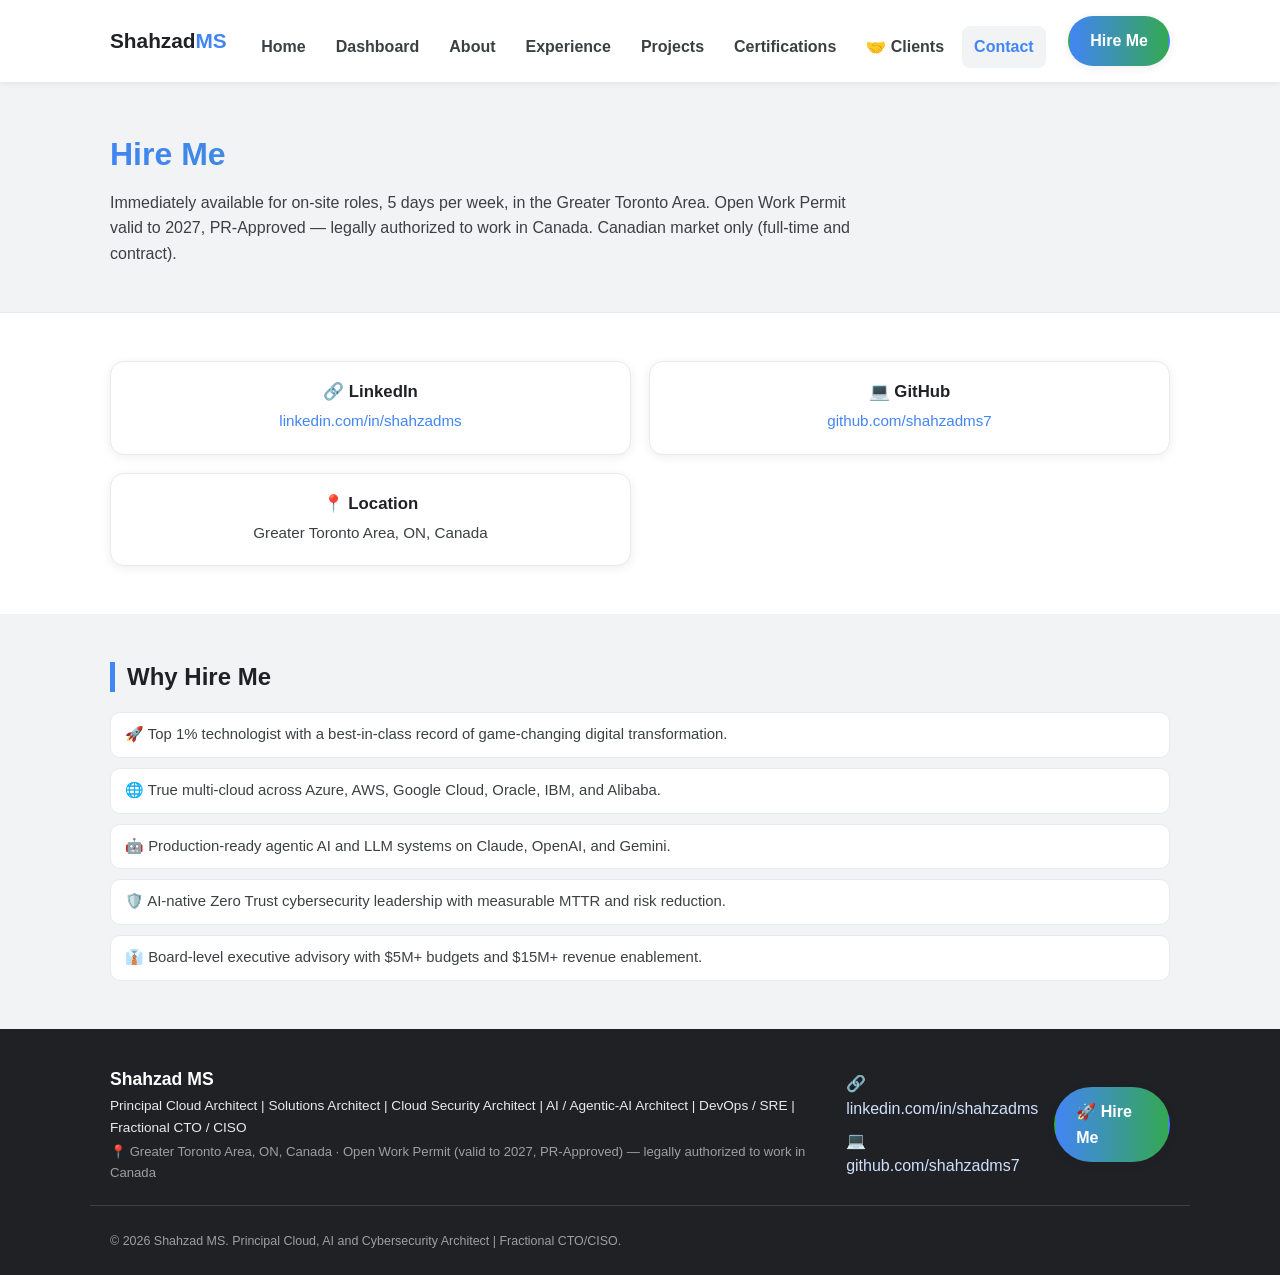
<file: contact.html>
<!DOCTYPE html>
<html lang="en">
<head>
<meta charset="UTF-8">
<meta name="viewport" content="width=device-width, initial-scale=1.0">
<title>Hire Me | Shahzad MS</title>
<meta name="description" content="Contact Shahzad MS for on-site cloud, AI, and cybersecurity architecture roles in the Greater Toronto Area. Immediately available. Open Work Permit valid to 2027, PR-Approved.">
<meta name="keywords" content="Shahzad MS, Principal Cloud Architect, Cloud Security Architect, AI Architect, Agentic AI, Fractional CTO, Fractional CISO, Azure Solutions Architect, AWS, Google Cloud, DevOps, SRE, Zero Trust, Toronto, GTA, Canada">
<meta name="author" content="Shahzad MS">
<meta name="robots" content="index, follow">
<link rel="canonical" href="https://shahzadms7.github.io/contact.html">
<meta property="og:type" content="website">
<meta property="og:title" content="Hire Me | Shahzad MS">
<meta property="og:description" content="Contact Shahzad MS for on-site cloud, AI, and cybersecurity architecture roles in the Greater Toronto Area. Immediately available. Open Work Permit valid to 2027, PR-Approved.">
<meta property="og:url" content="https://shahzadms7.github.io/contact.html">
<meta property="og:site_name" content="Shahzad MS Portfolio">
<meta property="og:image" content="https://shahzadms7.github.io/assets/og-image.png">
<meta name="twitter:card" content="summary_large_image">
<meta name="twitter:title" content="Hire Me | Shahzad MS">
<meta name="twitter:description" content="Contact Shahzad MS for on-site cloud, AI, and cybersecurity architecture roles in the Greater Toronto Area. Immediately available. Open Work Permit valid to 2027, PR-Approved.">
<link rel="icon" href="assets/favicon.svg" type="image/svg+xml">
<link rel="stylesheet" href="assets/style.css">
<script type="application/ld+json">
{
  "@context": "https://schema.org",
  "@type": "Person",
  "name": "Shahzad MS",
  "jobTitle": "Principal Cloud, AI and Cybersecurity Architect | Fractional CTO/CISO",
  "url": "https://shahzadms7.github.io/",
  "sameAs": ["https://linkedin.com/in/shahzadms", "https://github.com/shahzadms7"],
  "address": {"@type": "PostalAddress", "addressRegion": "ON", "addressCountry": "CA"}
}
</script>
</head>
<body>
<header class="site-header">
  <div class="container header-inner">
    <a href="index.html" class="brand">Shahzad<span>MS</span></a>
    <nav class="main-nav" aria-label="Main navigation">
      <ul>
<li><a href="index.html#summary">Home</a></li>
<li><a href="index.html#cloud-ai">Dashboard</a></li>
<li><a href="index.html#competencies">About</a></li>
<li><a href="index.html#career">Experience</a></li>
<li><a href="index.html#career">Projects</a></li>
<li><a href="index.html#certifications">Certifications</a></li>
<li><a href="index.html#clients">🤝 Clients</a></li>
<li><a href="index.html#contact" class="active">Contact</a></li>
      </ul>
    </nav>
    <a class="btn btn-hire nav-hire" href="index.html#contact">Hire Me</a>
    <button class="nav-toggle" aria-label="Toggle navigation" aria-expanded="false">
      <span></span><span></span><span></span>
    </button>
  </div>
</header>

<section class="page-hero">
  <div class="container">
    <h1>Hire Me</h1>
    <p>Immediately available for on-site roles, 5 days per week, in the Greater Toronto Area. Open Work Permit valid to 2027, PR-Approved &mdash; legally authorized to work in Canada. Canadian market only (full-time and contract).</p>
  </div>
</section>
<section class="section">
  <div class="container grid grid-2">
    <div class="card contact-card">
      <h3>🔗 LinkedIn</h3>
      <p><a href="https://linkedin.com/in/shahzadms" target="_blank" rel="noopener">linkedin.com/in/shahzadms</a></p>
    </div>
    <div class="card contact-card">
      <h3>💻 GitHub</h3>
      <p><a href="https://github.com/shahzadms7" target="_blank" rel="noopener">github.com/shahzadms7</a></p>
    </div>
    <div class="card contact-card">
      <h3>📍 Location</h3>
      <p>Greater Toronto Area, ON, Canada</p>
    </div>
  </div>
</section>
<section class="section section-alt">
  <div class="container">
    <h2 class="section-title">Why Hire Me</h2>
    <ul class="bullet-list">
      <li>🚀 Top 1% technologist with a best-in-class record of game-changing digital transformation.</li>
      <li>🌐 True multi-cloud across Azure, AWS, Google Cloud, Oracle, IBM, and Alibaba.</li>
      <li>🤖 Production-ready agentic AI and LLM systems on Claude, OpenAI, and Gemini.</li>
      <li>🛡️ AI-native Zero Trust cybersecurity leadership with measurable MTTR and risk reduction.</li>
      <li>👔 Board-level executive advisory with $5M+ budgets and $15M+ revenue enablement.</li>
    </ul>
  </div>
</section>
<footer class="site-footer">
  <div class="container footer-inner">
    <div>
      <p class="footer-name">Shahzad MS</p>
      <p class="footer-title">Principal Cloud Architect | Solutions Architect | Cloud Security Architect | AI / Agentic-AI Architect | DevOps / SRE | Fractional CTO / CISO</p>
      <p class="footer-loc">📍 Greater Toronto Area, ON, Canada &middot; Open Work Permit (valid to 2027, PR-Approved) — legally authorized to work in Canada</p>
    </div>
    <div class="footer-links">
      <a href="https://linkedin.com/in/shahzadms" target="_blank" rel="noopener">🔗 linkedin.com/in/shahzadms</a>
      <a href="https://github.com/shahzadms7" target="_blank" rel="noopener">💻 github.com/shahzadms7</a>
    </div>
    <a class="btn btn-hire" href="index.html#contact">🚀 Hire Me</a>
  </div>
  <div class="container footer-copy">
    <p>&copy; 2026 Shahzad MS. Principal Cloud, AI and Cybersecurity Architect | Fractional CTO/CISO.</p>
  </div>
</footer>
<script src="assets/script.js"></script>
</body>
</html>
</file>
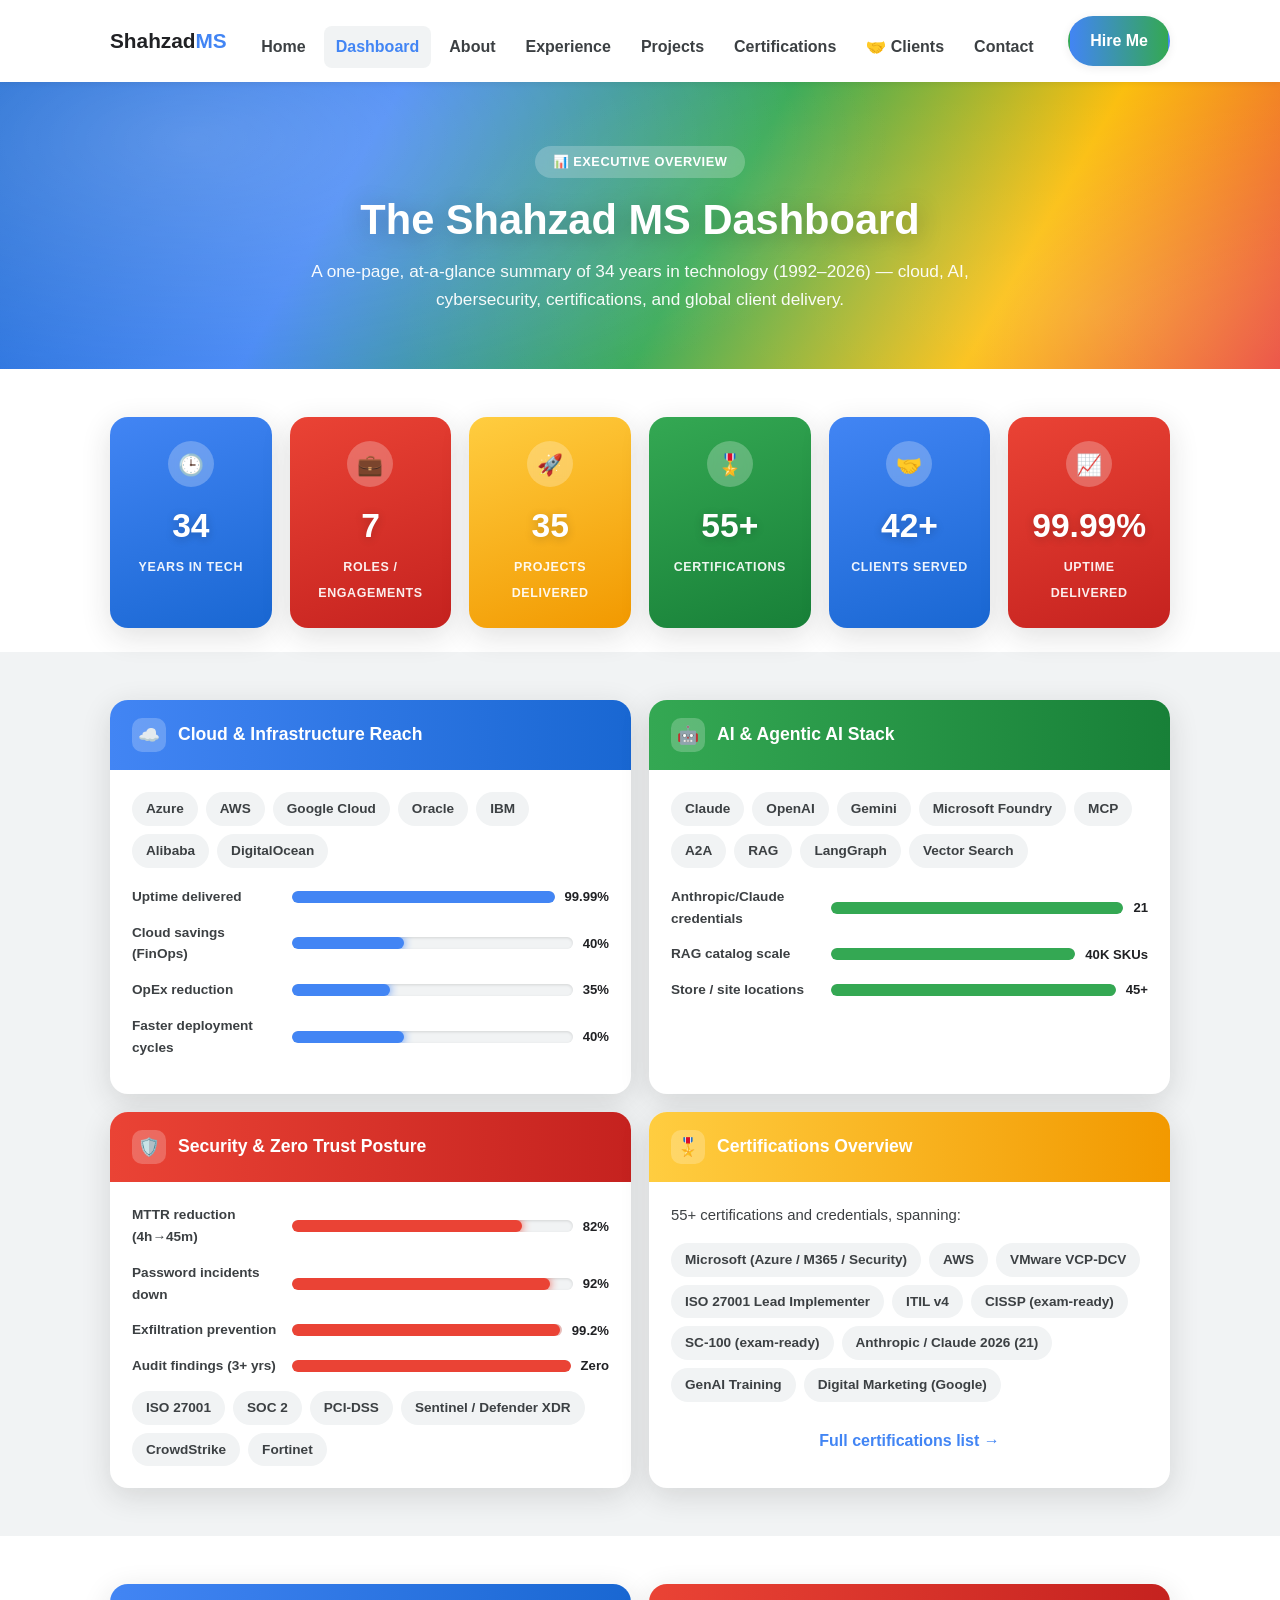
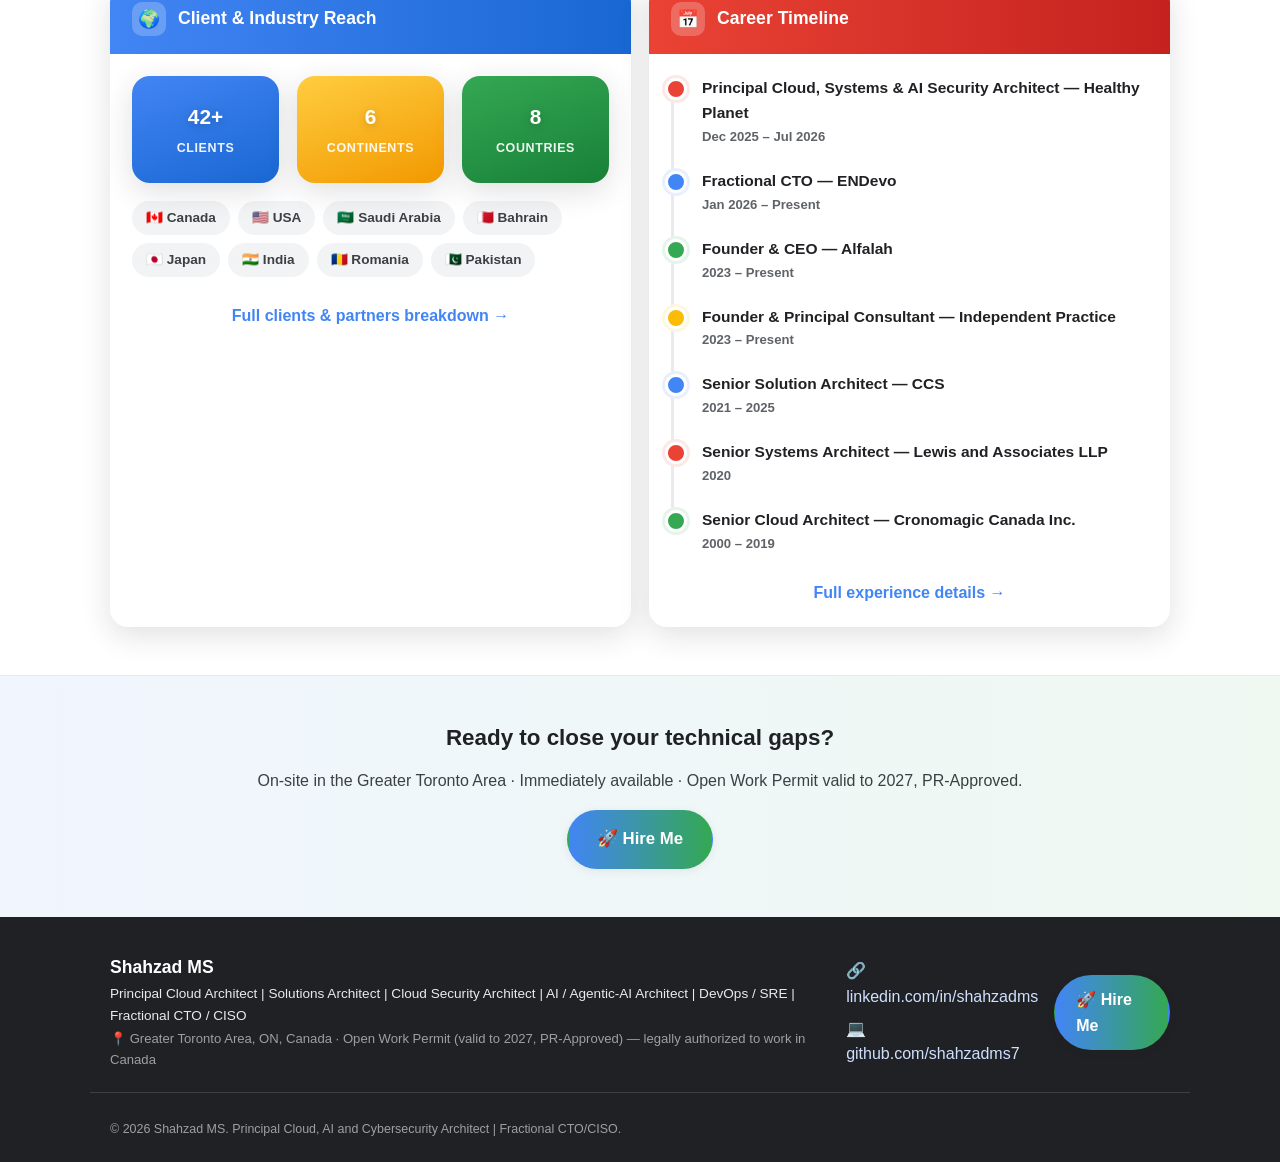
<file: dashboard.html>
<!DOCTYPE html>
<html lang="en">
<head>
<meta charset="UTF-8">
<meta name="viewport" content="width=device-width, initial-scale=1.0">
<title>Dashboard | Shahzad MS</title>
<meta name="description" content="Executive dashboard summary — 34 years, 7 roles, 35 projects, 55+ certifications, 42+ clients across 6 continents. Shahzad MS, Principal Cloud, AI and Cybersecurity Architect.">
<meta name="keywords" content="Shahzad MS, Principal Cloud Architect, Cloud Security Architect, AI Architect, Agentic AI, Fractional CTO, Fractional CISO, Azure Solutions Architect, AWS, Google Cloud, DevOps, SRE, Zero Trust, Toronto, GTA, Canada">
<meta name="author" content="Shahzad MS">
<meta name="robots" content="index, follow">
<link rel="canonical" href="https://shahzadms7.github.io/dashboard.html">
<meta property="og:type" content="website">
<meta property="og:title" content="Dashboard | Shahzad MS">
<meta property="og:description" content="Executive dashboard summary — 34 years, 7 roles, 35 projects, 55+ certifications, 42+ clients across 6 continents.">
<meta property="og:url" content="https://shahzadms7.github.io/dashboard.html">
<meta property="og:site_name" content="Shahzad MS Portfolio">
<meta property="og:image" content="https://shahzadms7.github.io/assets/og-image.png">
<meta name="twitter:card" content="summary_large_image">
<meta name="twitter:title" content="Dashboard | Shahzad MS">
<meta name="twitter:description" content="Executive dashboard summary — 34 years, 7 roles, 35 projects, 55+ certifications, 42+ clients across 6 continents.">
<link rel="icon" href="assets/favicon.svg" type="image/svg+xml">
<link rel="stylesheet" href="assets/style.css">
<script type="application/ld+json">
{
  "@context": "https://schema.org",
  "@type": "Person",
  "name": "Shahzad MS",
  "jobTitle": "Principal Cloud, AI and Cybersecurity Architect | Fractional CTO/CISO",
  "url": "https://shahzadms7.github.io/",
  "sameAs": ["https://linkedin.com/in/shahzadms", "https://github.com/shahzadms7"],
  "address": {"@type": "PostalAddress", "addressRegion": "ON", "addressCountry": "CA"}
}
</script>
</head>
<body>
<header class="site-header">
  <div class="container header-inner">
    <a href="index.html" class="brand">Shahzad<span>MS</span></a>
    <nav class="main-nav" aria-label="Main navigation">
      <ul>
<li><a href="index.html#summary">Home</a></li>
<li><a href="index.html#cloud-ai" class="active">Dashboard</a></li>
<li><a href="index.html#competencies">About</a></li>
<li><a href="index.html#career">Experience</a></li>
<li><a href="index.html#career">Projects</a></li>
<li><a href="index.html#certifications">Certifications</a></li>
<li><a href="index.html#clients">🤝 Clients</a></li>
<li><a href="index.html#contact">Contact</a></li>
      </ul>
    </nav>
    <a class="btn btn-hire nav-hire" href="index.html#contact">Hire Me</a>
    <button class="nav-toggle" aria-label="Toggle navigation" aria-expanded="false">
      <span></span><span></span><span></span>
    </button>
  </div>
</header>

<section class="dash-hero">
  <div class="container">
    <span class="dash-eyebrow">📊 Executive Overview</span>
    <h1>The Shahzad MS Dashboard</h1>
    <p>A one-page, at-a-glance summary of 34 years in technology (1992&ndash;2026) &mdash; cloud, AI, cybersecurity, certifications, and global client delivery.</p>
  </div>
</section>

<!-- Summary strip — the top-level numbers first -->
<section class="section" style="padding-bottom:24px;">
  <div class="container">
    <div class="kpi-grid">
      <div class="kpi-card kpi-blue"><div class="kpi-icon">🕒</div><span class="kpi-num">34</span><span class="kpi-label">Years in Tech</span></div>
      <div class="kpi-card kpi-red"><div class="kpi-icon">💼</div><span class="kpi-num">7</span><span class="kpi-label">Roles / Engagements</span></div>
      <div class="kpi-card kpi-yellow"><div class="kpi-icon">🚀</div><span class="kpi-num">35</span><span class="kpi-label">Projects Delivered</span></div>
      <div class="kpi-card kpi-green"><div class="kpi-icon">🎖️</div><span class="kpi-num">55+</span><span class="kpi-label">Certifications</span></div>
      <div class="kpi-card kpi-blue"><div class="kpi-icon">🤝</div><span class="kpi-num">42+</span><span class="kpi-label">Clients Served</span></div>
      <div class="kpi-card kpi-red"><div class="kpi-icon">📈</div><span class="kpi-num">99.99%</span><span class="kpi-label">Uptime Delivered</span></div>
    </div>
  </div>
</section>

<section class="section section-alt">
  <div class="container">
    <div class="grid grid-2">

      <div class="dash-panel dash-panel-blue">
        <div class="dash-panel-head"><span class="swatch">☁️</span><h3>Cloud &amp; Infrastructure Reach</h3></div>
        <div class="dash-panel-body">
        <div class="chip-row" style="margin-bottom:18px;">
          <span class="chip">Azure</span><span class="chip">AWS</span><span class="chip">Google Cloud</span>
          <span class="chip">Oracle</span><span class="chip">IBM</span><span class="chip">Alibaba</span><span class="chip">DigitalOcean</span>
        </div>
        <div class="mini-bar-row"><span class="mini-bar-label">Uptime delivered</span><div class="mini-bar-track"><div class="mini-bar-fill" style="width:99.99%;background:var(--blue);color:var(--blue)"></div></div><span class="mini-bar-val">99.99%</span></div>
        <div class="mini-bar-row"><span class="mini-bar-label">Cloud savings (FinOps)</span><div class="mini-bar-track"><div class="mini-bar-fill" style="width:40%;background:var(--blue);color:var(--blue)"></div></div><span class="mini-bar-val">40%</span></div>
        <div class="mini-bar-row"><span class="mini-bar-label">OpEx reduction</span><div class="mini-bar-track"><div class="mini-bar-fill" style="width:35%;background:var(--blue);color:var(--blue)"></div></div><span class="mini-bar-val">35%</span></div>
        <div class="mini-bar-row"><span class="mini-bar-label">Faster deployment cycles</span><div class="mini-bar-track"><div class="mini-bar-fill" style="width:40%;background:var(--blue);color:var(--blue)"></div></div><span class="mini-bar-val">40%</span></div>
        </div>
      </div>

      <div class="dash-panel dash-panel-green">
        <div class="dash-panel-head"><span class="swatch">🤖</span><h3>AI &amp; Agentic AI Stack</h3></div>
        <div class="dash-panel-body">
        <div class="chip-row" style="margin-bottom:18px;">
          <span class="chip">Claude</span><span class="chip">OpenAI</span><span class="chip">Gemini</span>
          <span class="chip">Microsoft Foundry</span><span class="chip">MCP</span><span class="chip">A2A</span>
          <span class="chip">RAG</span><span class="chip">LangGraph</span><span class="chip">Vector Search</span>
        </div>
        <div class="mini-bar-row"><span class="mini-bar-label">Anthropic/Claude credentials</span><div class="mini-bar-track"><div class="mini-bar-fill" style="width:100%;background:var(--green);color:var(--green)"></div></div><span class="mini-bar-val">21</span></div>
        <div class="mini-bar-row"><span class="mini-bar-label">RAG catalog scale</span><div class="mini-bar-track"><div class="mini-bar-fill" style="width:100%;background:var(--green);color:var(--green)"></div></div><span class="mini-bar-val">40K SKUs</span></div>
        <div class="mini-bar-row"><span class="mini-bar-label">Store / site locations</span><div class="mini-bar-track"><div class="mini-bar-fill" style="width:100%;background:var(--green);color:var(--green)"></div></div><span class="mini-bar-val">45+</span></div>
        </div>
      </div>

      <div class="dash-panel dash-panel-red">
        <div class="dash-panel-head"><span class="swatch">🛡️</span><h3>Security &amp; Zero Trust Posture</h3></div>
        <div class="dash-panel-body">
        <div class="mini-bar-row"><span class="mini-bar-label">MTTR reduction (4h→45m)</span><div class="mini-bar-track"><div class="mini-bar-fill" style="width:82%;background:var(--red);color:var(--red)"></div></div><span class="mini-bar-val">82%</span></div>
        <div class="mini-bar-row"><span class="mini-bar-label">Password incidents down</span><div class="mini-bar-track"><div class="mini-bar-fill" style="width:92%;background:var(--red);color:var(--red)"></div></div><span class="mini-bar-val">92%</span></div>
        <div class="mini-bar-row"><span class="mini-bar-label">Exfiltration prevention</span><div class="mini-bar-track"><div class="mini-bar-fill" style="width:99.2%;background:var(--red);color:var(--red)"></div></div><span class="mini-bar-val">99.2%</span></div>
        <div class="mini-bar-row"><span class="mini-bar-label">Audit findings (3+ yrs)</span><div class="mini-bar-track"><div class="mini-bar-fill" style="width:100%;background:var(--red);color:var(--red)"></div></div><span class="mini-bar-val">Zero</span></div>
        <div class="chip-row" style="margin-top:14px;">
          <span class="chip">ISO 27001</span><span class="chip">SOC 2</span><span class="chip">PCI-DSS</span>
          <span class="chip">Sentinel / Defender XDR</span><span class="chip">CrowdStrike</span><span class="chip">Fortinet</span>
        </div>
        </div>
      </div>

      <div class="dash-panel dash-panel-yellow">
        <div class="dash-panel-head"><span class="swatch">🎖️</span><h3>Certifications Overview</h3></div>
        <div class="dash-panel-body">
        <p style="margin-top:0;color:var(--gray-700);font-size:.93rem;">55+ certifications and credentials, spanning:</p>
        <div class="chip-row">
          <span class="chip">Microsoft (Azure / M365 / Security)</span>
          <span class="chip">AWS</span>
          <span class="chip">VMware VCP-DCV</span>
          <span class="chip">ISO 27001 Lead Implementer</span>
          <span class="chip">ITIL v4</span>
          <span class="chip">CISSP (exam-ready)</span>
          <span class="chip">SC-100 (exam-ready)</span>
          <span class="chip">Anthropic / Claude 2026 (21)</span>
          <span class="chip">GenAI Training</span>
          <span class="chip">Digital Marketing (Google)</span>
        </div>
        <div class="center" style="margin-top:16px;"><a class="link-more" href="index.html#certifications">Full certifications list &rarr;</a></div>
        </div>
      </div>

    </div>
  </div>
</section>

<section class="section">
  <div class="container">
    <div class="grid grid-2">

      <div class="dash-panel dash-panel-blue">
        <div class="dash-panel-head"><span class="swatch">🌍</span><h3>Client &amp; Industry Reach</h3></div>
        <div class="dash-panel-body">
        <div class="kpi-grid" style="grid-template-columns:repeat(3,1fr);margin-bottom:18px;">
          <div class="kpi-card kpi-blue"><span class="kpi-num" style="font-size:1.3rem;">42+</span><span class="kpi-label">Clients</span></div>
          <div class="kpi-card kpi-yellow"><span class="kpi-num" style="font-size:1.3rem;">6</span><span class="kpi-label">Continents</span></div>
          <div class="kpi-card kpi-green"><span class="kpi-num" style="font-size:1.3rem;">8</span><span class="kpi-label">Countries</span></div>
        </div>
        <div class="chip-row">
          <span class="chip">🇨🇦 Canada</span><span class="chip">🇺🇸 USA</span><span class="chip">🇸🇦 Saudi Arabia</span>
          <span class="chip">🇧🇭 Bahrain</span><span class="chip">🇯🇵 Japan</span><span class="chip">🇮🇳 India</span>
          <span class="chip">🇷🇴 Romania</span><span class="chip">🇵🇰 Pakistan</span>
        </div>
        <div class="center" style="margin-top:16px;"><a class="link-more" href="index.html#clients">Full clients &amp; partners breakdown &rarr;</a></div>
        </div>
      </div>

      <div class="dash-panel dash-panel-red">
        <div class="dash-panel-head"><span class="swatch">📅</span><h3>Career Timeline</h3></div>
        <div class="dash-panel-body">
        <div class="mini-timeline">
          <div class="mini-timeline-item tl-red"><div class="mini-timeline-role">Principal Cloud, Systems &amp; AI Security Architect — Healthy Planet</div><div class="mini-timeline-meta">Dec 2025 – Jul 2026</div></div>
          <div class="mini-timeline-item tl-blue"><div class="mini-timeline-role">Fractional CTO — ENDevo</div><div class="mini-timeline-meta">Jan 2026 – Present</div></div>
          <div class="mini-timeline-item tl-green"><div class="mini-timeline-role">Founder &amp; CEO — Alfalah</div><div class="mini-timeline-meta">2023 – Present</div></div>
          <div class="mini-timeline-item tl-yellow"><div class="mini-timeline-role">Founder &amp; Principal Consultant — Independent Practice</div><div class="mini-timeline-meta">2023 – Present</div></div>
          <div class="mini-timeline-item tl-blue"><div class="mini-timeline-role">Senior Solution Architect — CCS</div><div class="mini-timeline-meta">2021 – 2025</div></div>
          <div class="mini-timeline-item tl-red"><div class="mini-timeline-role">Senior Systems Architect — Lewis and Associates LLP</div><div class="mini-timeline-meta">2020</div></div>
          <div class="mini-timeline-item tl-green"><div class="mini-timeline-role">Senior Cloud Architect — Cronomagic Canada Inc.</div><div class="mini-timeline-meta">2000 – 2019</div></div>
        </div>
        <div class="center" style="margin-top:16px;"><a class="link-more" href="index.html#career">Full experience details &rarr;</a></div>
        </div>
      </div>

    </div>
  </div>
</section>

<section class="section cta-band">
  <div class="container center">
    <h2>Ready to close your technical gaps?</h2>
    <p>On-site in the Greater Toronto Area &middot; Immediately available &middot; Open Work Permit valid to 2027, PR-Approved.</p>
    <a class="btn btn-hire btn-lg" href="index.html#contact">🚀 Hire Me</a>
  </div>
</section>

<footer class="site-footer">
  <div class="container footer-inner">
    <div>
      <p class="footer-name">Shahzad MS</p>
      <p class="footer-title">Principal Cloud Architect | Solutions Architect | Cloud Security Architect | AI / Agentic-AI Architect | DevOps / SRE | Fractional CTO / CISO</p>
      <p class="footer-loc">📍 Greater Toronto Area, ON, Canada &middot; Open Work Permit (valid to 2027, PR-Approved) — legally authorized to work in Canada</p>
    </div>
    <div class="footer-links">
      <a href="https://linkedin.com/in/shahzadms" target="_blank" rel="noopener">🔗 linkedin.com/in/shahzadms</a>
      <a href="https://github.com/shahzadms7" target="_blank" rel="noopener">💻 github.com/shahzadms7</a>
    </div>
    <a class="btn btn-hire" href="index.html#contact">🚀 Hire Me</a>
  </div>
  <div class="container footer-copy">
    <p>&copy; 2026 Shahzad MS. Principal Cloud, AI and Cybersecurity Architect | Fractional CTO/CISO.</p>
  </div>
</footer>
<script src="assets/script.js"></script>
</body>
</html>
</file>
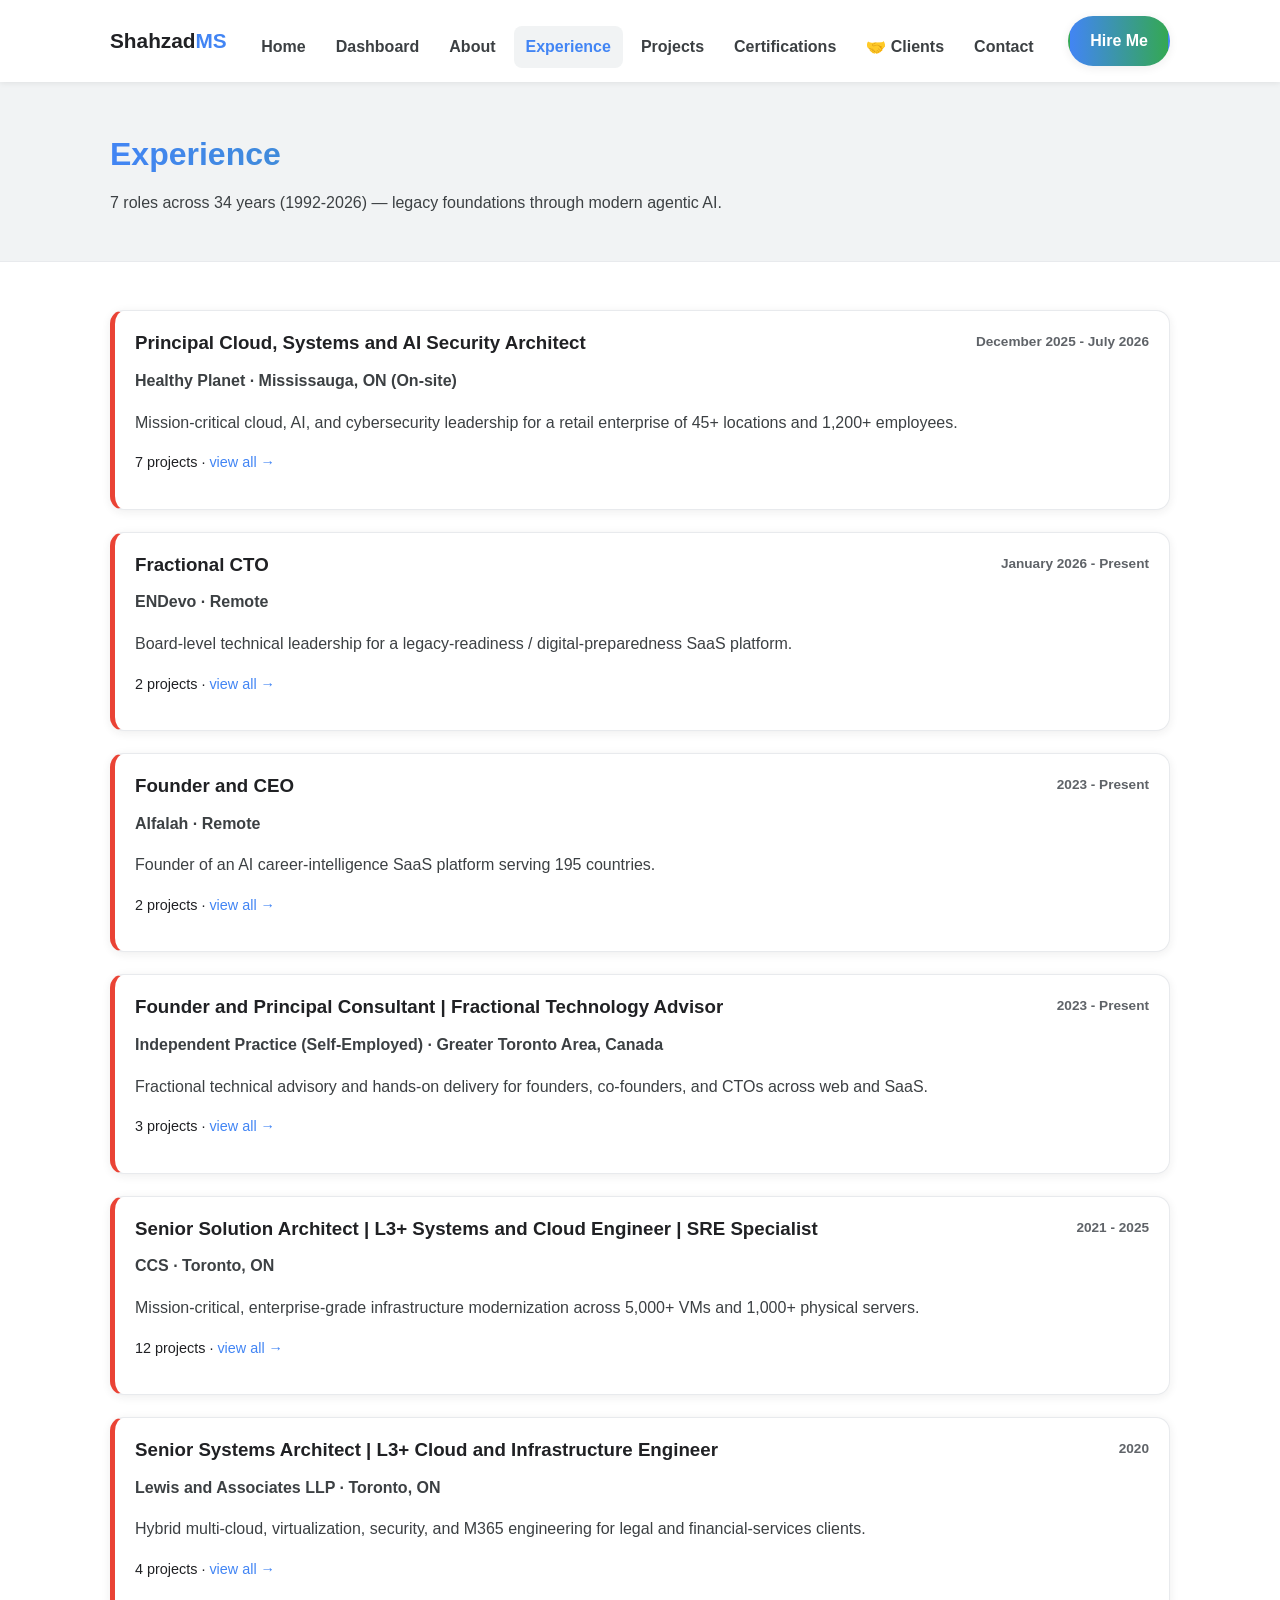
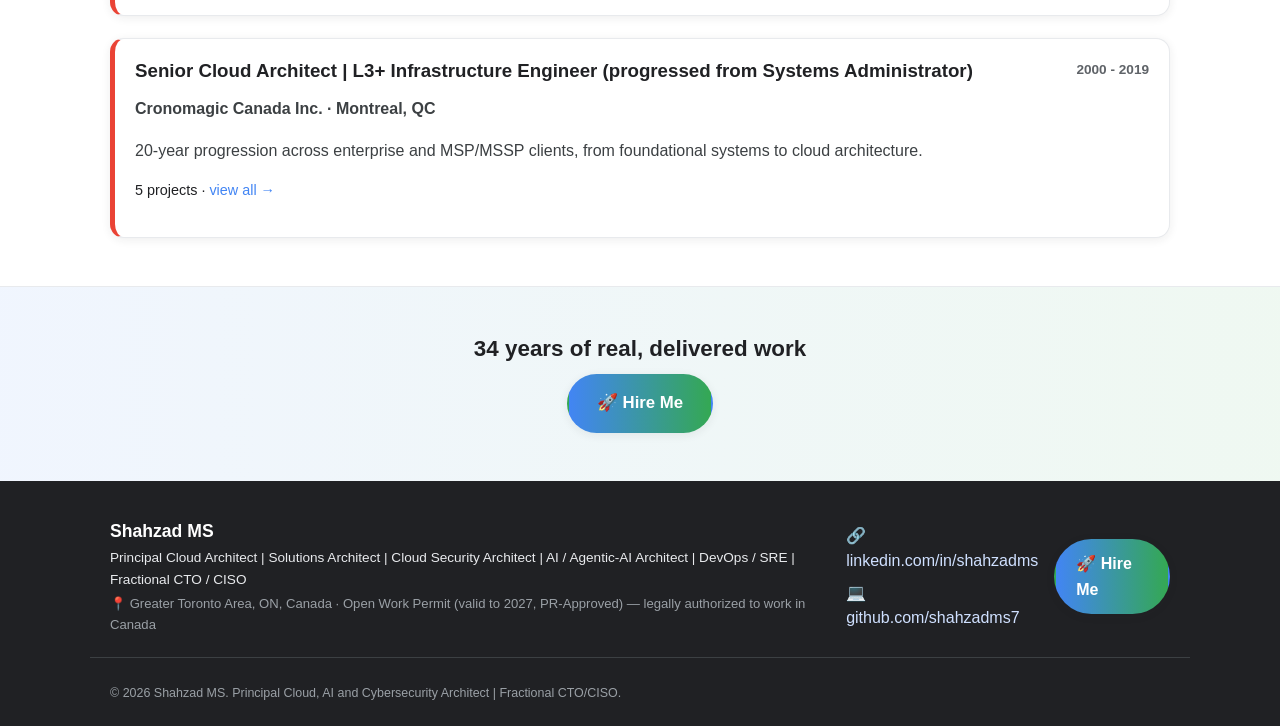
<file: experience.html>
<!DOCTYPE html>
<html lang="en">
<head>
<meta charset="UTF-8">
<meta name="viewport" content="width=device-width, initial-scale=1.0">
<title>Experience | Shahzad MS</title>
<meta name="description" content="Seven roles across 34 years in technology: Healthy Planet, ENDevo, Alfalah, Independent Practice, CCS, Lewis and Associates LLP, and Cronomagic Canada Inc.">
<meta name="keywords" content="Shahzad MS, Principal Cloud Architect, Cloud Security Architect, AI Architect, Agentic AI, Fractional CTO, Fractional CISO, Azure Solutions Architect, AWS, Google Cloud, DevOps, SRE, Zero Trust, Toronto, GTA, Canada">
<meta name="author" content="Shahzad MS">
<meta name="robots" content="index, follow">
<link rel="canonical" href="https://shahzadms7.github.io/experience.html">
<meta property="og:type" content="website">
<meta property="og:title" content="Experience | Shahzad MS">
<meta property="og:description" content="Seven roles across 34 years in technology: Healthy Planet, ENDevo, Alfalah, Independent Practice, CCS, Lewis and Associates LLP, and Cronomagic Canada Inc.">
<meta property="og:url" content="https://shahzadms7.github.io/experience.html">
<meta property="og:site_name" content="Shahzad MS Portfolio">
<meta property="og:image" content="https://shahzadms7.github.io/assets/og-image.png">
<meta name="twitter:card" content="summary_large_image">
<meta name="twitter:title" content="Experience | Shahzad MS">
<meta name="twitter:description" content="Seven roles across 34 years in technology: Healthy Planet, ENDevo, Alfalah, Independent Practice, CCS, Lewis and Associates LLP, and Cronomagic Canada Inc.">
<link rel="icon" href="assets/favicon.svg" type="image/svg+xml">
<link rel="stylesheet" href="assets/style.css">
<script type="application/ld+json">
{
  "@context": "https://schema.org",
  "@type": "Person",
  "name": "Shahzad MS",
  "jobTitle": "Principal Cloud, AI and Cybersecurity Architect | Fractional CTO/CISO",
  "url": "https://shahzadms7.github.io/",
  "sameAs": ["https://linkedin.com/in/shahzadms", "https://github.com/shahzadms7"],
  "address": {"@type": "PostalAddress", "addressRegion": "ON", "addressCountry": "CA"}
}
</script>
</head>
<body>
<header class="site-header">
  <div class="container header-inner">
    <a href="index.html" class="brand">Shahzad<span>MS</span></a>
    <nav class="main-nav" aria-label="Main navigation">
      <ul>
<li><a href="index.html#summary">Home</a></li>
<li><a href="index.html#cloud-ai">Dashboard</a></li>
<li><a href="index.html#competencies">About</a></li>
<li><a href="index.html#career" class="active">Experience</a></li>
<li><a href="index.html#career">Projects</a></li>
<li><a href="index.html#certifications">Certifications</a></li>
<li><a href="index.html#clients">🤝 Clients</a></li>
<li><a href="index.html#contact">Contact</a></li>
      </ul>
    </nav>
    <a class="btn btn-hire nav-hire" href="index.html#contact">Hire Me</a>
    <button class="nav-toggle" aria-label="Toggle navigation" aria-expanded="false">
      <span></span><span></span><span></span>
    </button>
  </div>
</header>

<section class="page-hero">
  <div class="container">
    <h1>Experience</h1>
    <p>7 roles across 34 years (1992-2026) &mdash; legacy foundations through modern agentic AI.</p>
  </div>
</section>
<section class="section">
  <div class="container timeline">
    
<div class="role-block" id="healthy-planet">
  <div class="role-head">
    <h3>Principal Cloud, Systems and AI Security Architect</h3>
    <span class="role-dates">December 2025 - July 2026</span>
  </div>
  <p class="role-company">Healthy Planet &middot; Mississauga, ON (On-site)</p>
  <p class="role-context">Mission-critical cloud, AI, and cybersecurity leadership for a retail enterprise of 45+ locations and 1,200+ employees.</p>
  <p class="role-count">7 projects &middot; <a href="index.html#healthy-planet">view all &rarr;</a></p>
</div>
<div class="role-block" id="endevo">
  <div class="role-head">
    <h3>Fractional CTO</h3>
    <span class="role-dates">January 2026 - Present</span>
  </div>
  <p class="role-company">ENDevo &middot; Remote</p>
  <p class="role-context">Board-level technical leadership for a legacy-readiness / digital-preparedness SaaS platform.</p>
  <p class="role-count">2 projects &middot; <a href="index.html#endevo">view all &rarr;</a></p>
</div>
<div class="role-block" id="alfalah">
  <div class="role-head">
    <h3>Founder and CEO</h3>
    <span class="role-dates">2023 - Present</span>
  </div>
  <p class="role-company">Alfalah &middot; Remote</p>
  <p class="role-context">Founder of an AI career-intelligence SaaS platform serving 195 countries.</p>
  <p class="role-count">2 projects &middot; <a href="index.html#alfalah">view all &rarr;</a></p>
</div>
<div class="role-block" id="independent">
  <div class="role-head">
    <h3>Founder and Principal Consultant | Fractional Technology Advisor</h3>
    <span class="role-dates">2023 - Present</span>
  </div>
  <p class="role-company">Independent Practice (Self-Employed) &middot; Greater Toronto Area, Canada</p>
  <p class="role-context">Fractional technical advisory and hands-on delivery for founders, co-founders, and CTOs across web and SaaS.</p>
  <p class="role-count">3 projects &middot; <a href="index.html#independent">view all &rarr;</a></p>
</div>
<div class="role-block" id="ccs">
  <div class="role-head">
    <h3>Senior Solution Architect | L3+ Systems and Cloud Engineer | SRE Specialist</h3>
    <span class="role-dates">2021 - 2025</span>
  </div>
  <p class="role-company">CCS &middot; Toronto, ON</p>
  <p class="role-context">Mission-critical, enterprise-grade infrastructure modernization across 5,000+ VMs and 1,000+ physical servers.</p>
  <p class="role-count">12 projects &middot; <a href="index.html#ccs">view all &rarr;</a></p>
</div>
<div class="role-block" id="lewis">
  <div class="role-head">
    <h3>Senior Systems Architect | L3+ Cloud and Infrastructure Engineer</h3>
    <span class="role-dates">2020</span>
  </div>
  <p class="role-company">Lewis and Associates LLP &middot; Toronto, ON</p>
  <p class="role-context">Hybrid multi-cloud, virtualization, security, and M365 engineering for legal and financial-services clients.</p>
  <p class="role-count">4 projects &middot; <a href="index.html#lewis">view all &rarr;</a></p>
</div>
<div class="role-block" id="cronomagic">
  <div class="role-head">
    <h3>Senior Cloud Architect | L3+ Infrastructure Engineer (progressed from Systems Administrator)</h3>
    <span class="role-dates">2000 - 2019</span>
  </div>
  <p class="role-company">Cronomagic Canada Inc. &middot; Montreal, QC</p>
  <p class="role-context">20-year progression across enterprise and MSP/MSSP clients, from foundational systems to cloud architecture.</p>
  <p class="role-count">5 projects &middot; <a href="index.html#cronomagic">view all &rarr;</a></p>
</div>
  </div>
</section>
<section class="section cta-band">
  <div class="container center">
    <h2>34 years of real, delivered work</h2>
    <a class="btn btn-hire btn-lg" href="index.html#contact">🚀 Hire Me</a>
  </div>
</section>
<footer class="site-footer">
  <div class="container footer-inner">
    <div>
      <p class="footer-name">Shahzad MS</p>
      <p class="footer-title">Principal Cloud Architect | Solutions Architect | Cloud Security Architect | AI / Agentic-AI Architect | DevOps / SRE | Fractional CTO / CISO</p>
      <p class="footer-loc">📍 Greater Toronto Area, ON, Canada &middot; Open Work Permit (valid to 2027, PR-Approved) — legally authorized to work in Canada</p>
    </div>
    <div class="footer-links">
      <a href="https://linkedin.com/in/shahzadms" target="_blank" rel="noopener">🔗 linkedin.com/in/shahzadms</a>
      <a href="https://github.com/shahzadms7" target="_blank" rel="noopener">💻 github.com/shahzadms7</a>
    </div>
    <a class="btn btn-hire" href="index.html#contact">🚀 Hire Me</a>
  </div>
  <div class="container footer-copy">
    <p>&copy; 2026 Shahzad MS. Principal Cloud, AI and Cybersecurity Architect | Fractional CTO/CISO.</p>
  </div>
</footer>
<script src="assets/script.js"></script>
</body>
</html>
</file>
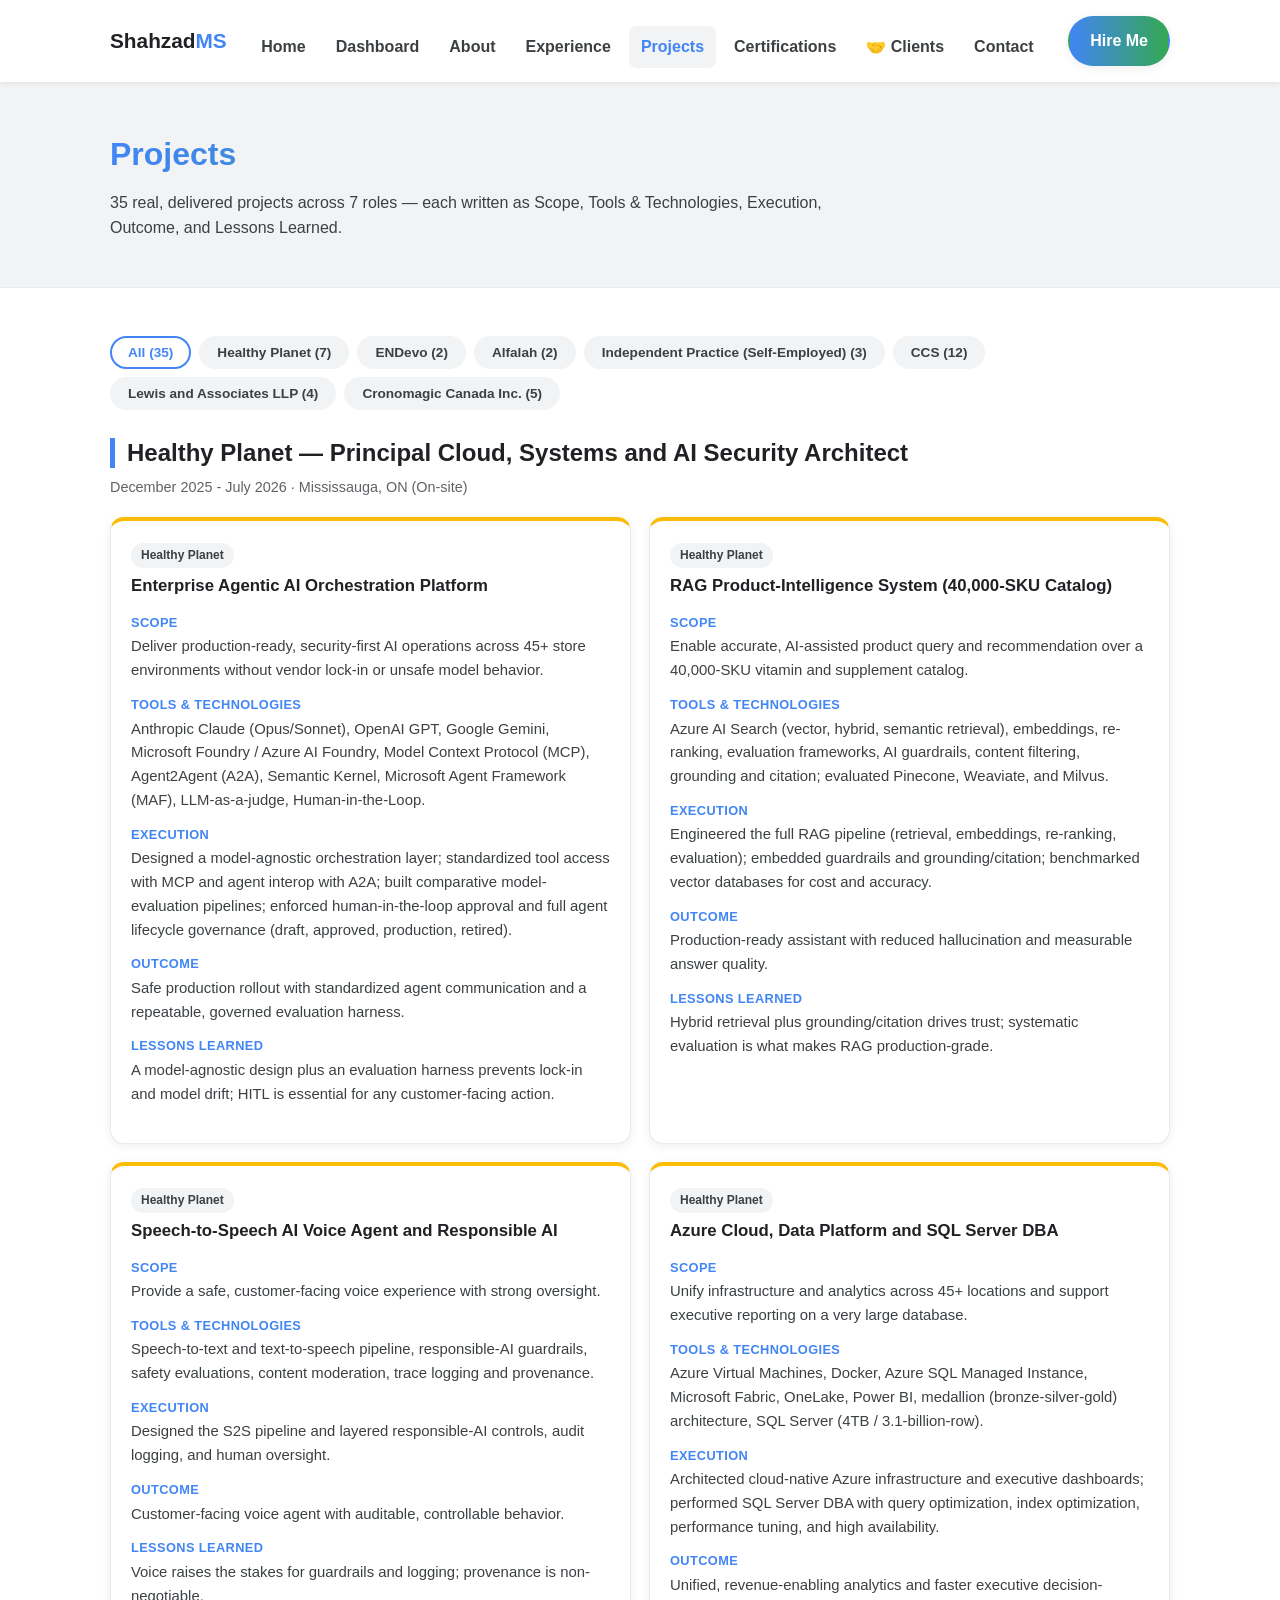
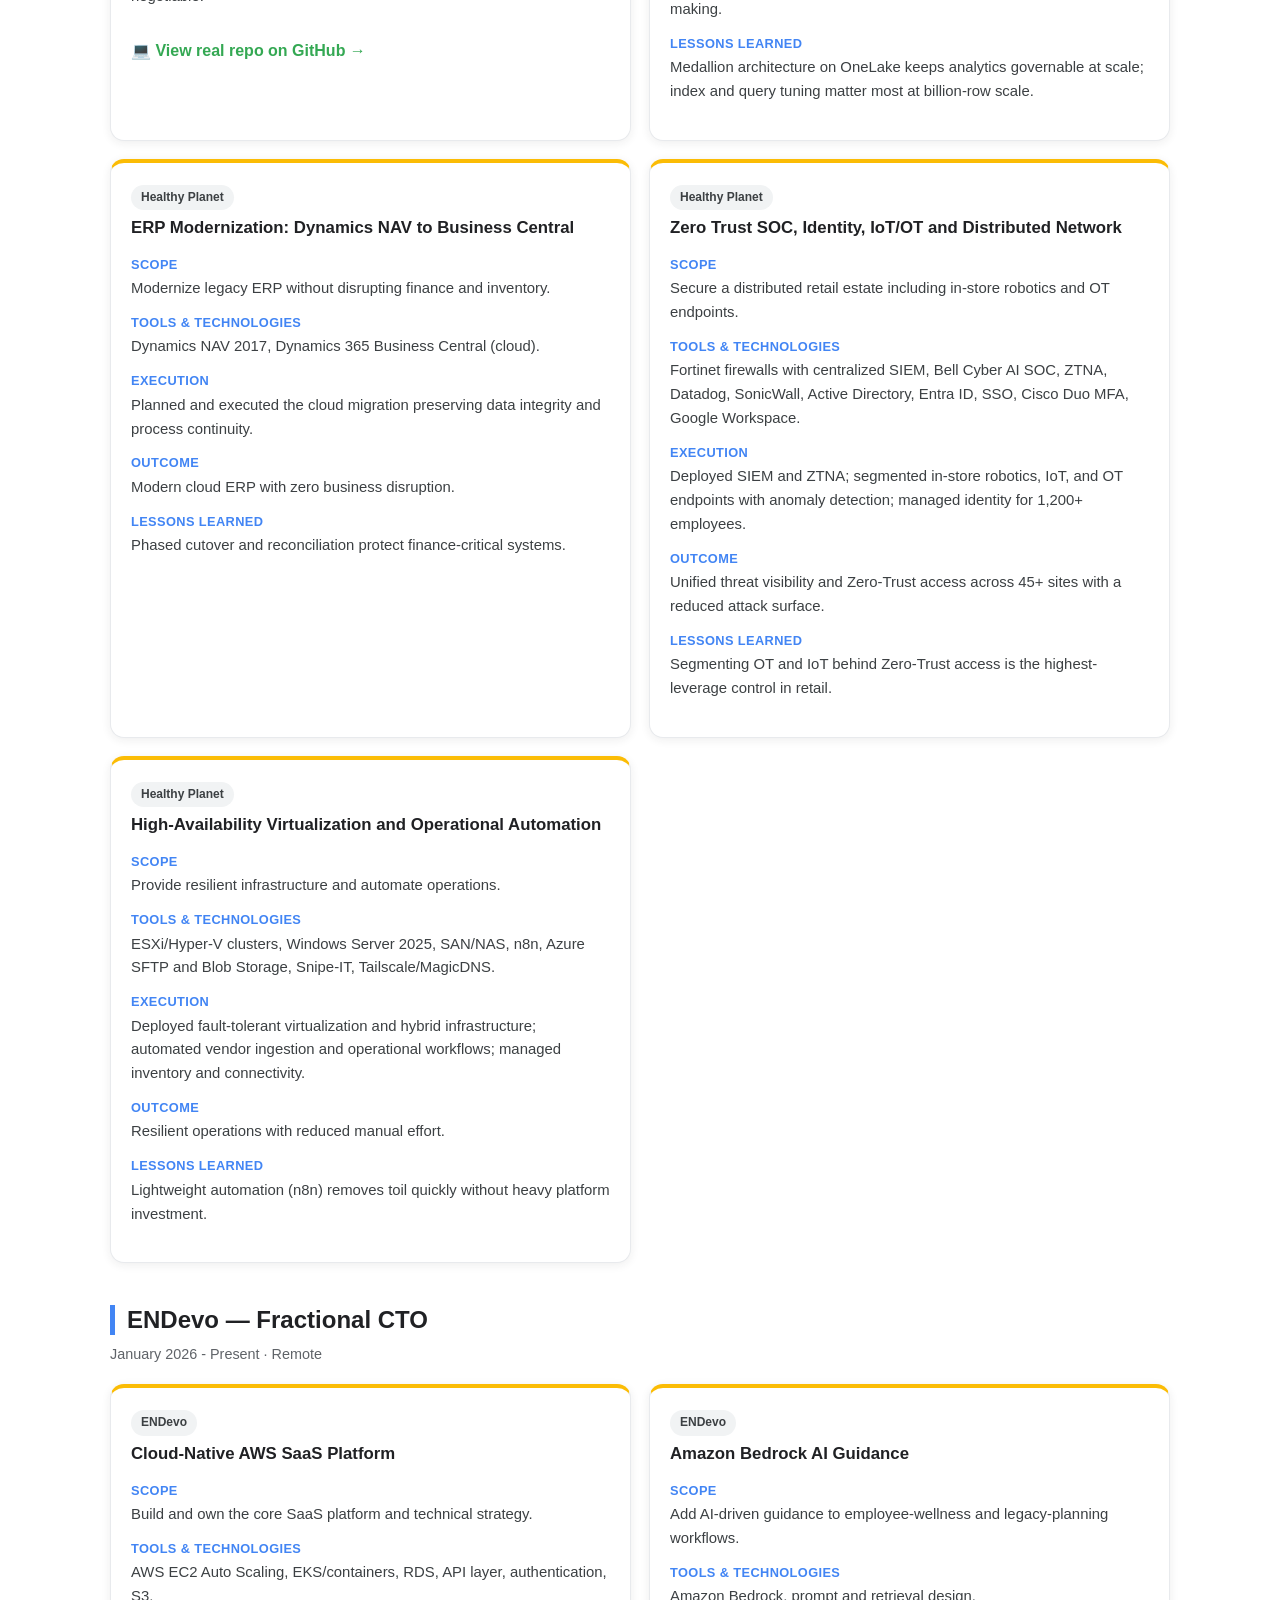
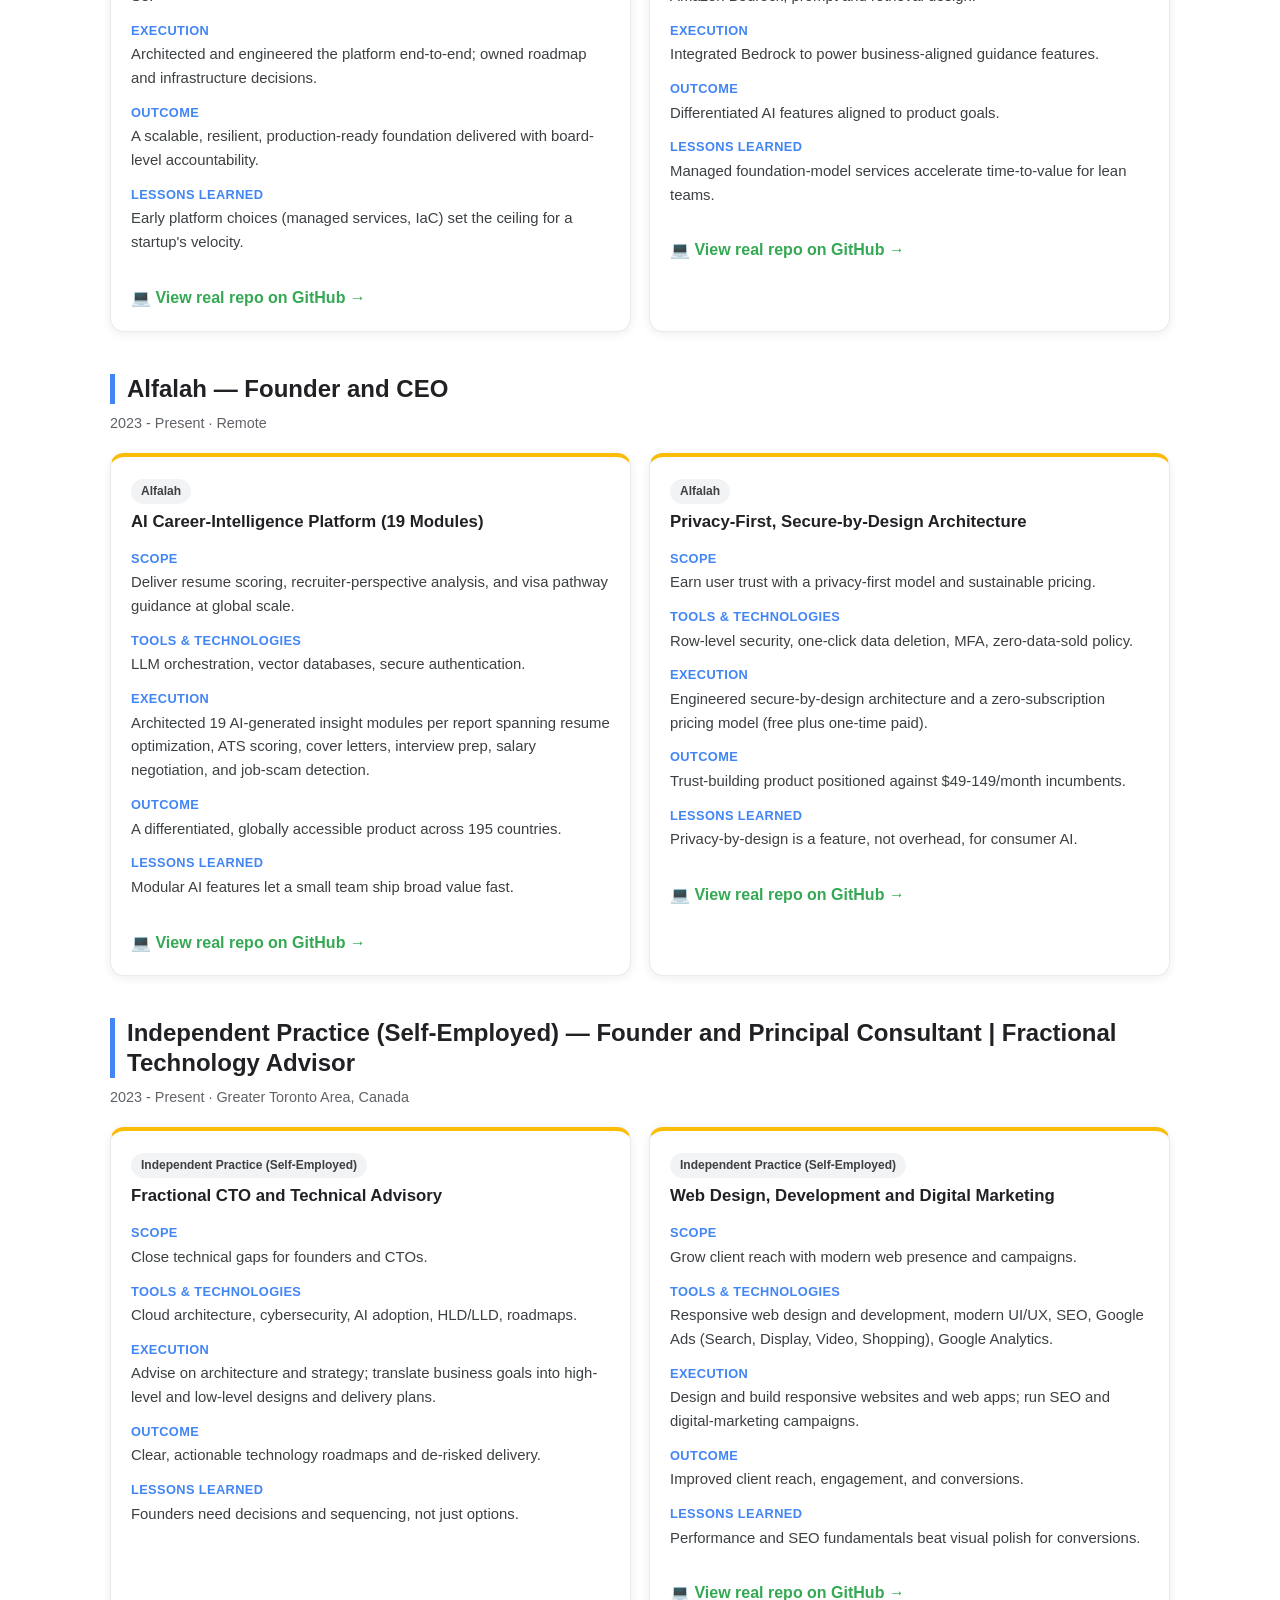
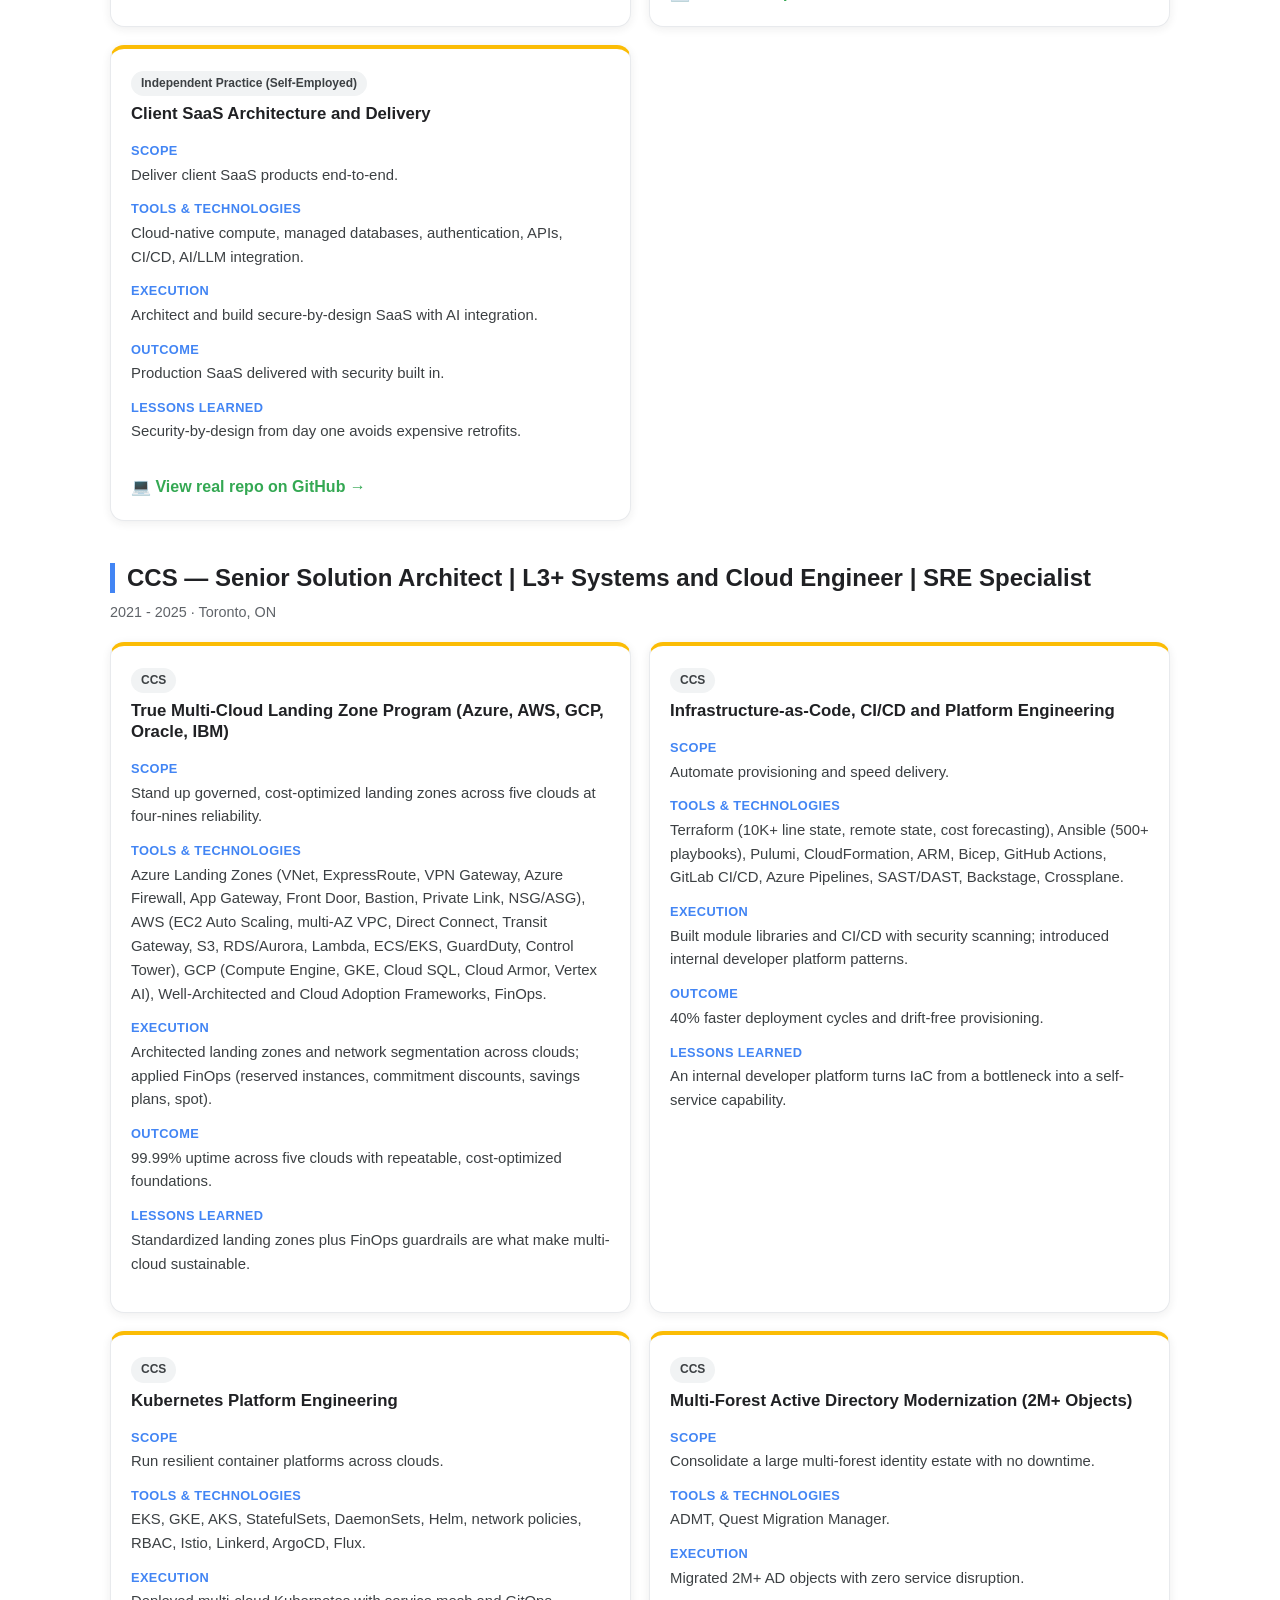
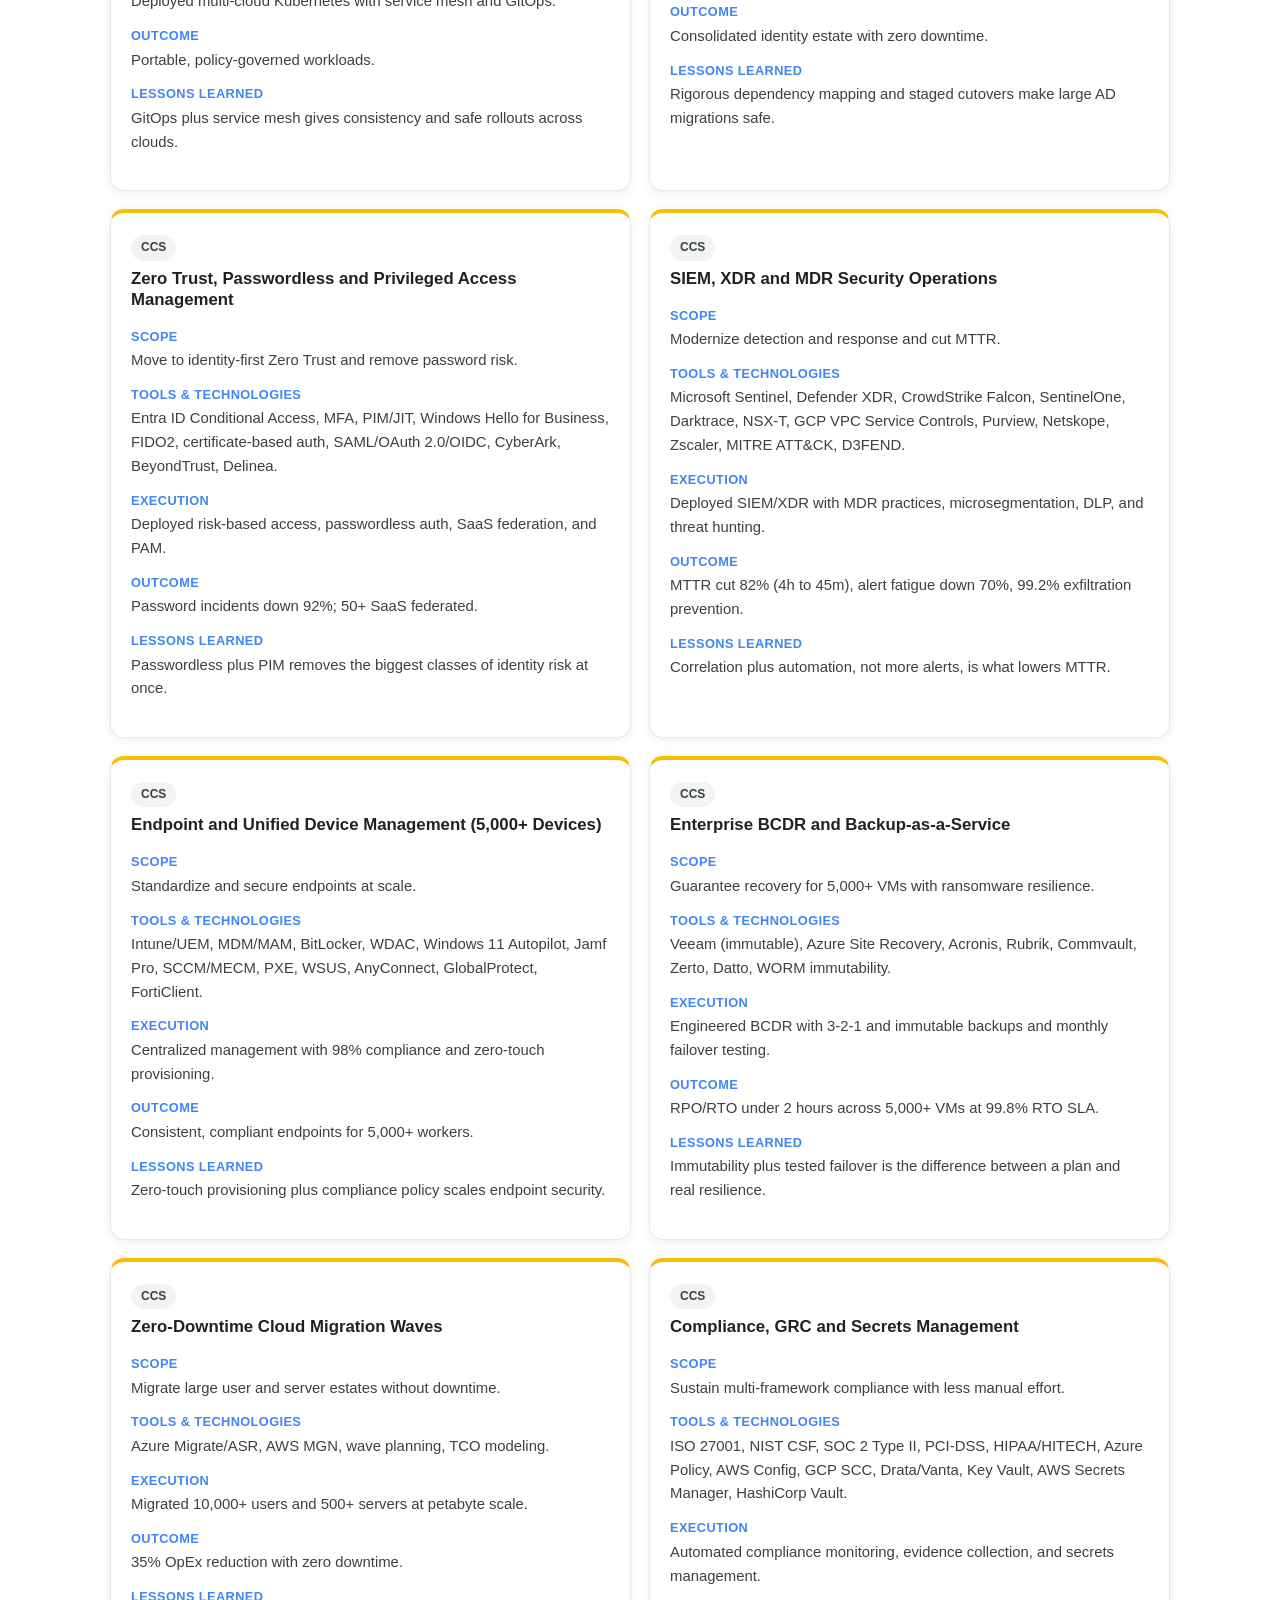
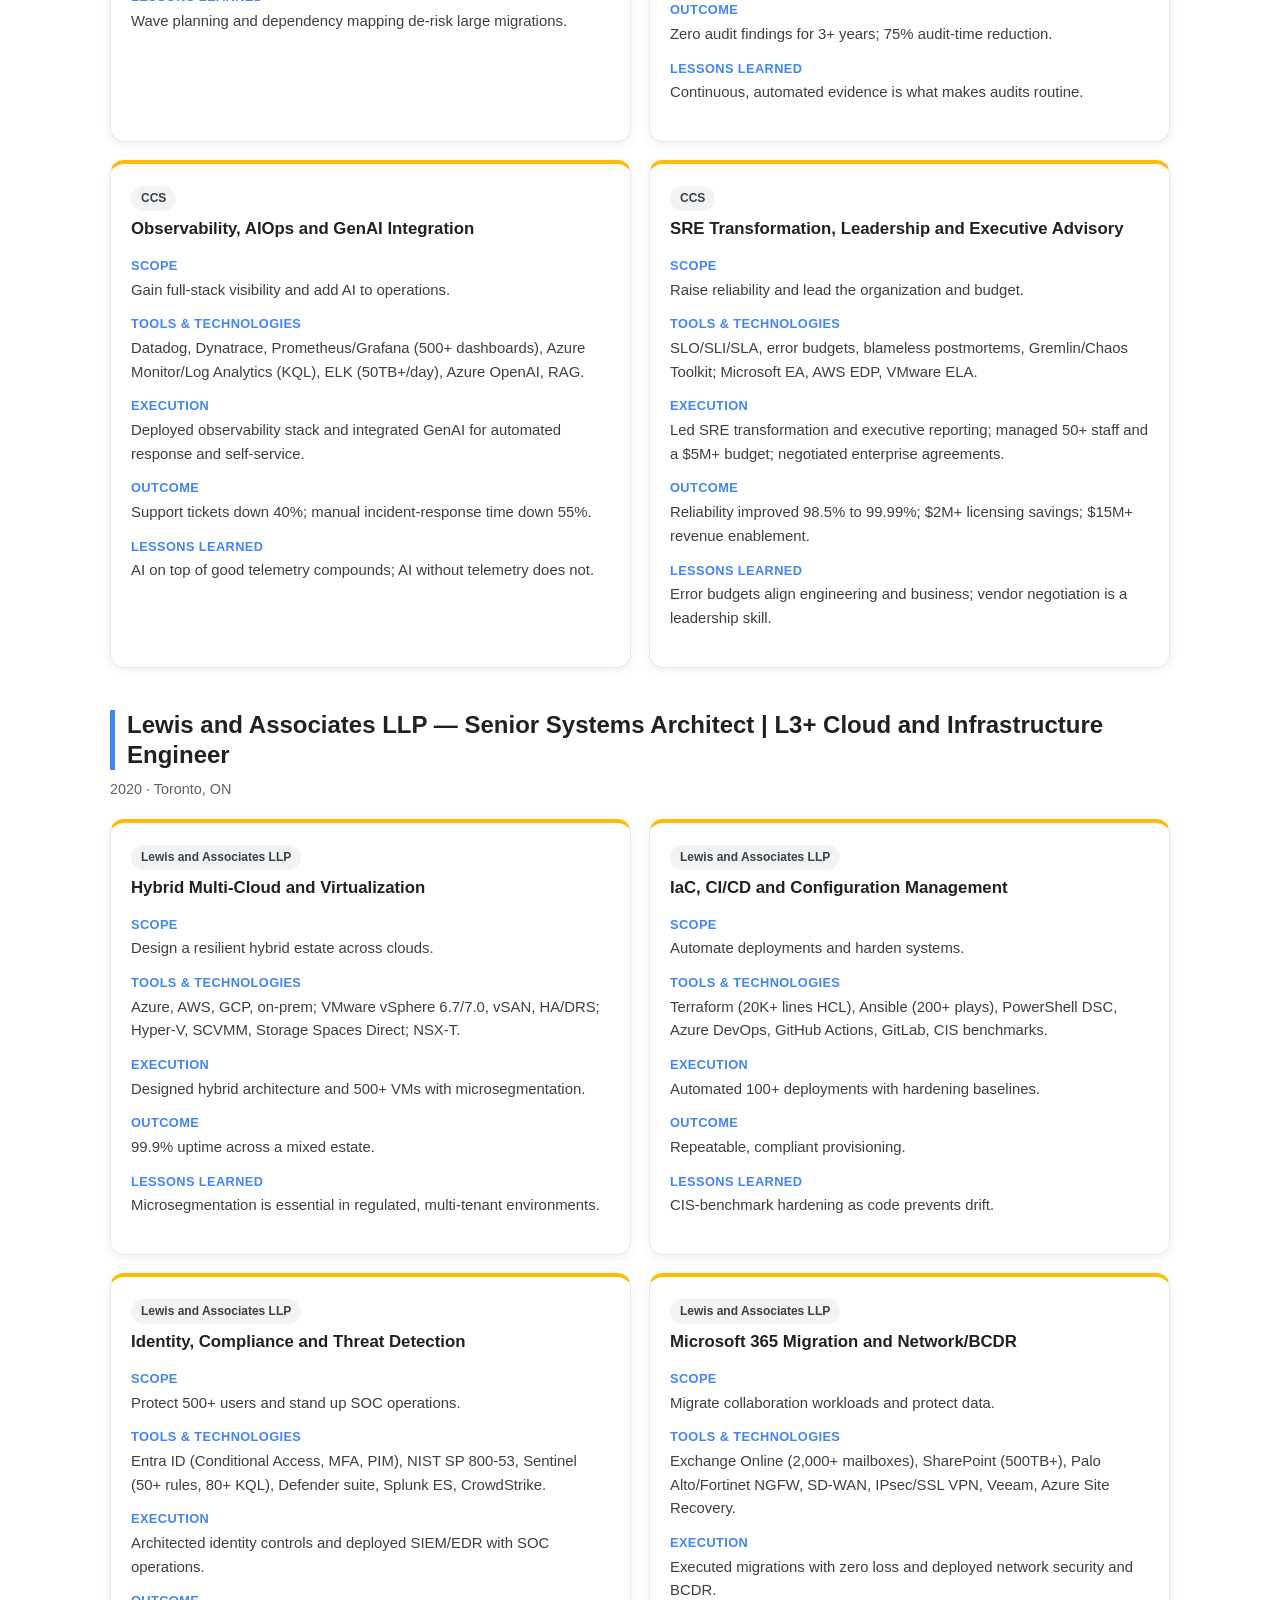
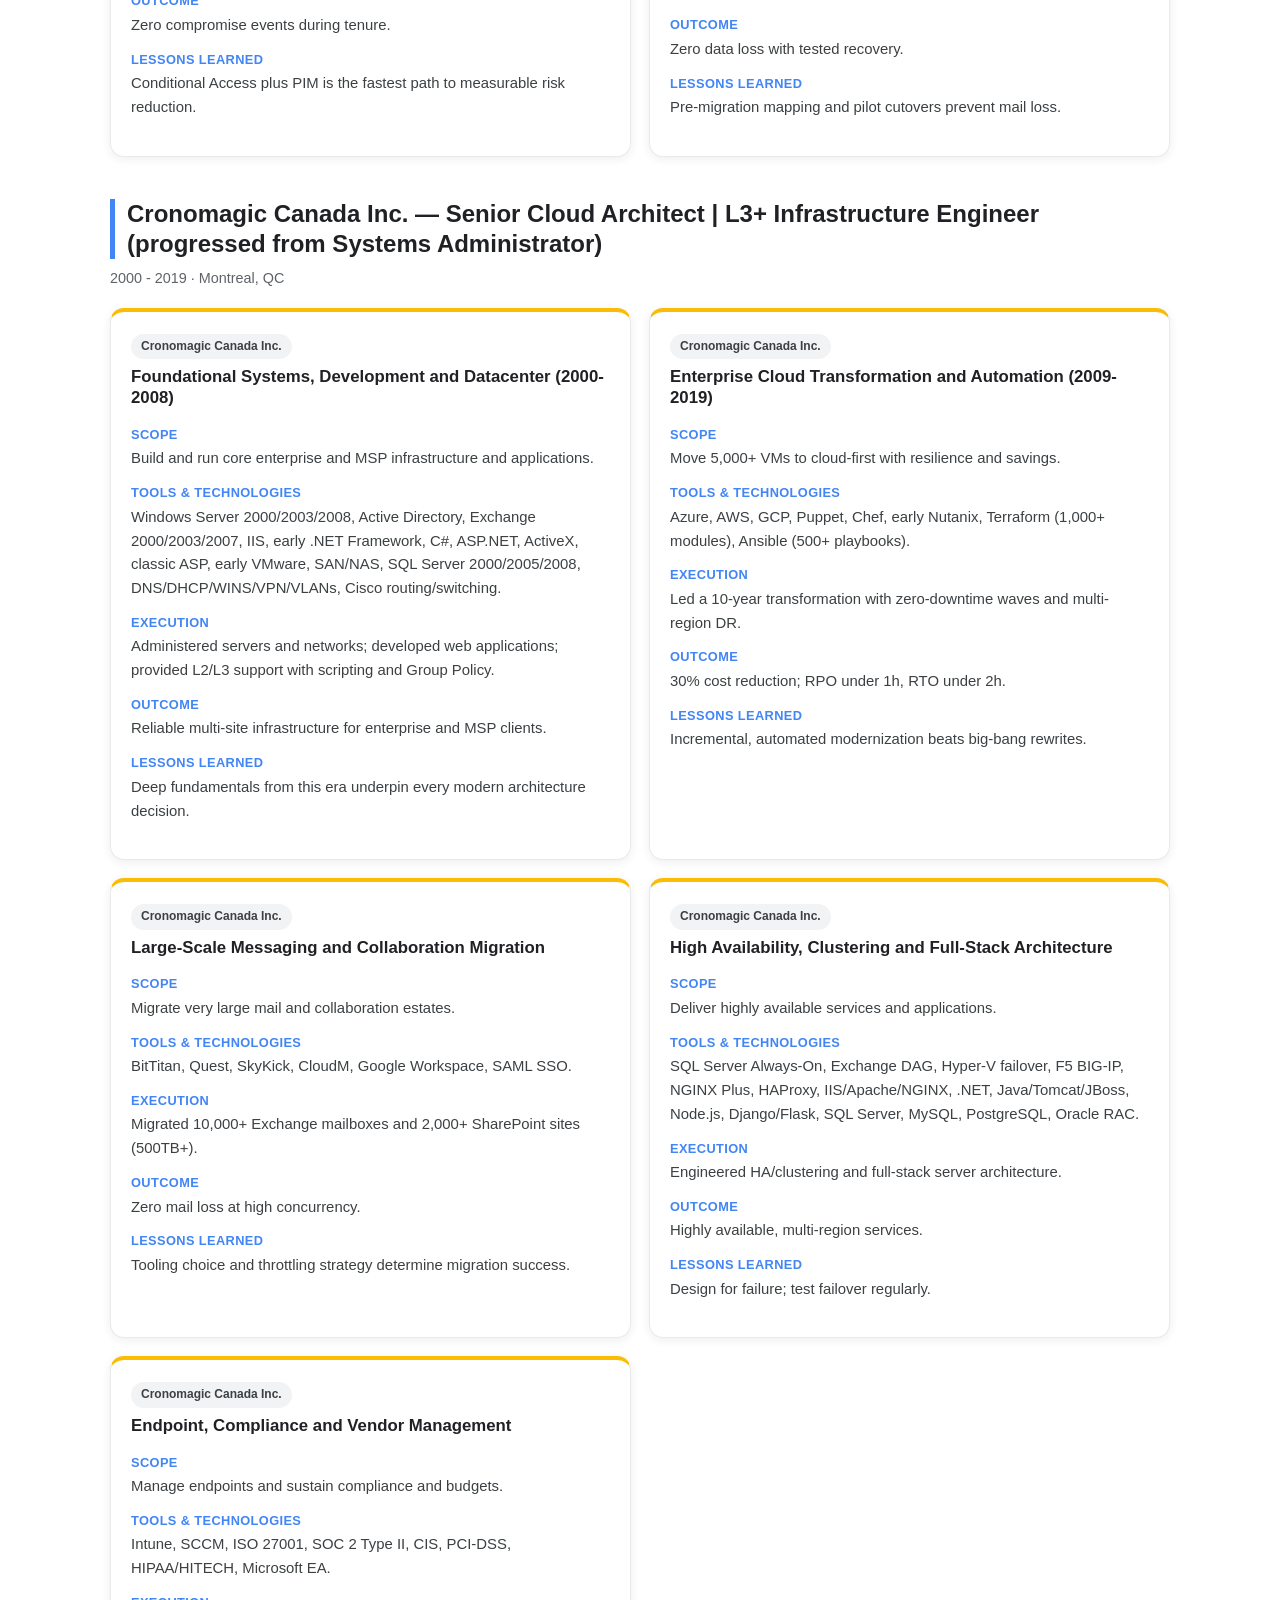
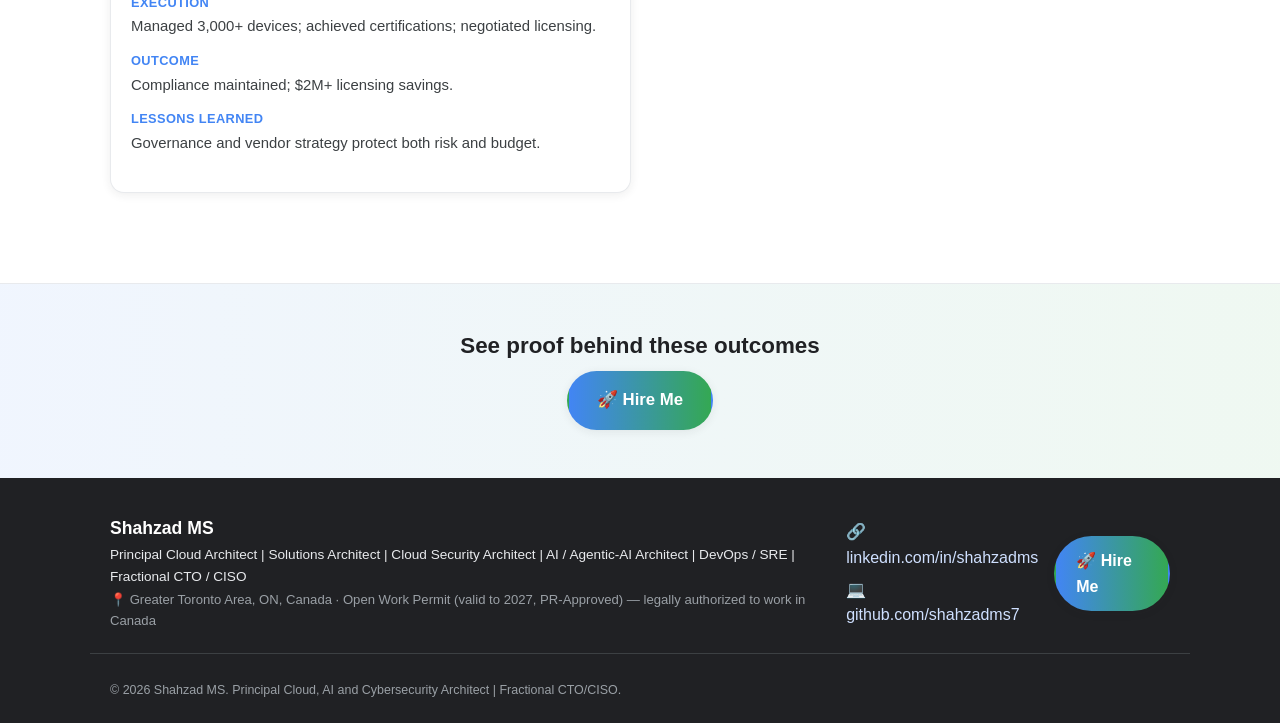
<file: projects.html>
<!DOCTYPE html>
<html lang="en">
<head>
<meta charset="UTF-8">
<meta name="viewport" content="width=device-width, initial-scale=1.0">
<title>Projects | Shahzad MS</title>
<meta name="description" content="35 real projects delivered by Shahzad MS across cloud, AI, cybersecurity, and infrastructure engagements from 1992-2026.">
<meta name="keywords" content="Shahzad MS, Principal Cloud Architect, Cloud Security Architect, AI Architect, Agentic AI, Fractional CTO, Fractional CISO, Azure Solutions Architect, AWS, Google Cloud, DevOps, SRE, Zero Trust, Toronto, GTA, Canada">
<meta name="author" content="Shahzad MS">
<meta name="robots" content="index, follow">
<link rel="canonical" href="https://shahzadms7.github.io/projects.html">
<meta property="og:type" content="website">
<meta property="og:title" content="Projects | Shahzad MS">
<meta property="og:description" content="35 real projects delivered by Shahzad MS across cloud, AI, cybersecurity, and infrastructure engagements from 1992-2026.">
<meta property="og:url" content="https://shahzadms7.github.io/projects.html">
<meta property="og:site_name" content="Shahzad MS Portfolio">
<meta property="og:image" content="https://shahzadms7.github.io/assets/og-image.png">
<meta name="twitter:card" content="summary_large_image">
<meta name="twitter:title" content="Projects | Shahzad MS">
<meta name="twitter:description" content="35 real projects delivered by Shahzad MS across cloud, AI, cybersecurity, and infrastructure engagements from 1992-2026.">
<link rel="icon" href="assets/favicon.svg" type="image/svg+xml">
<link rel="stylesheet" href="assets/style.css">
<script type="application/ld+json">
{
  "@context": "https://schema.org",
  "@type": "Person",
  "name": "Shahzad MS",
  "jobTitle": "Principal Cloud, AI and Cybersecurity Architect | Fractional CTO/CISO",
  "url": "https://shahzadms7.github.io/",
  "sameAs": ["https://linkedin.com/in/shahzadms", "https://github.com/shahzadms7"],
  "address": {"@type": "PostalAddress", "addressRegion": "ON", "addressCountry": "CA"}
}
</script>
</head>
<body>
<header class="site-header">
  <div class="container header-inner">
    <a href="index.html" class="brand">Shahzad<span>MS</span></a>
    <nav class="main-nav" aria-label="Main navigation">
      <ul>
<li><a href="index.html#summary">Home</a></li>
<li><a href="index.html#cloud-ai">Dashboard</a></li>
<li><a href="index.html#competencies">About</a></li>
<li><a href="index.html#career">Experience</a></li>
<li><a href="index.html#career" class="active">Projects</a></li>
<li><a href="index.html#certifications">Certifications</a></li>
<li><a href="index.html#clients">🤝 Clients</a></li>
<li><a href="index.html#contact">Contact</a></li>
      </ul>
    </nav>
    <a class="btn btn-hire nav-hire" href="index.html#contact">Hire Me</a>
    <button class="nav-toggle" aria-label="Toggle navigation" aria-expanded="false">
      <span></span><span></span><span></span>
    </button>
  </div>
</header>

<section class="page-hero">
  <div class="container">
    <h1>Projects</h1>
    <p>35 real, delivered projects across 7 roles &mdash; each written as Scope, Tools &amp; Technologies, Execution, Outcome, and Lessons Learned.</p>
  </div>
</section>
<section class="section">
  <div class="container">
    <div class="filter-row"><button class="filter-btn active" data-filter="all">All (35)</button><button class="filter-btn" data-filter="healthy-planet">Healthy Planet (7)</button><button class="filter-btn" data-filter="endevo">ENDevo (2)</button><button class="filter-btn" data-filter="alfalah">Alfalah (2)</button><button class="filter-btn" data-filter="independent">Independent Practice (Self-Employed) (3)</button><button class="filter-btn" data-filter="ccs">CCS (12)</button><button class="filter-btn" data-filter="lewis">Lewis and Associates LLP (4)</button><button class="filter-btn" data-filter="cronomagic">Cronomagic Canada Inc. (5)</button></div>
    
<div class="project-group" id="healthy-planet">
  <h2 class="section-title">Healthy Planet &mdash; Principal Cloud, Systems and AI Security Architect</h2>
  <p class="role-dates-sub">December 2025 - July 2026 &middot; Mississauga, ON (On-site)</p>
  <div class="grid grid-2">
<article class="card project-full" data-group="healthy-planet">
  <span class="tag">Healthy Planet</span>
  <h3>Enterprise Agentic AI Orchestration Platform</h3>
  <dl class="project-dl">
    <dt>Scope</dt><dd>Deliver production-ready, security-first AI operations across 45+ store environments without vendor lock-in or unsafe model behavior.</dd>
    <dt>Tools &amp; Technologies</dt><dd>Anthropic Claude (Opus/Sonnet), OpenAI GPT, Google Gemini, Microsoft Foundry / Azure AI Foundry, Model Context Protocol (MCP), Agent2Agent (A2A), Semantic Kernel, Microsoft Agent Framework (MAF), LLM-as-a-judge, Human-in-the-Loop.</dd>
    <dt>Execution</dt><dd>Designed a model-agnostic orchestration layer; standardized tool access with MCP and agent interop with A2A; built comparative model-evaluation pipelines; enforced human-in-the-loop approval and full agent lifecycle governance (draft, approved, production, retired).</dd>
    <dt>Outcome</dt><dd>Safe production rollout with standardized agent communication and a repeatable, governed evaluation harness.</dd>
    <dt>Lessons Learned</dt><dd>A model-agnostic design plus an evaluation harness prevents lock-in and model drift; HITL is essential for any customer-facing action.</dd>
  </dl>
  
</article>
<article class="card project-full" data-group="healthy-planet">
  <span class="tag">Healthy Planet</span>
  <h3>RAG Product-Intelligence System (40,000-SKU Catalog)</h3>
  <dl class="project-dl">
    <dt>Scope</dt><dd>Enable accurate, AI-assisted product query and recommendation over a 40,000-SKU vitamin and supplement catalog.</dd>
    <dt>Tools &amp; Technologies</dt><dd>Azure AI Search (vector, hybrid, semantic retrieval), embeddings, re-ranking, evaluation frameworks, AI guardrails, content filtering, grounding and citation; evaluated Pinecone, Weaviate, and Milvus.</dd>
    <dt>Execution</dt><dd>Engineered the full RAG pipeline (retrieval, embeddings, re-ranking, evaluation); embedded guardrails and grounding/citation; benchmarked vector databases for cost and accuracy.</dd>
    <dt>Outcome</dt><dd>Production-ready assistant with reduced hallucination and measurable answer quality.</dd>
    <dt>Lessons Learned</dt><dd>Hybrid retrieval plus grounding/citation drives trust; systematic evaluation is what makes RAG production-grade.</dd>
  </dl>
  
</article>
<article class="card project-full" data-group="healthy-planet">
  <span class="tag">Healthy Planet</span>
  <h3>Speech-to-Speech AI Voice Agent and Responsible AI</h3>
  <dl class="project-dl">
    <dt>Scope</dt><dd>Provide a safe, customer-facing voice experience with strong oversight.</dd>
    <dt>Tools &amp; Technologies</dt><dd>Speech-to-text and text-to-speech pipeline, responsible-AI guardrails, safety evaluations, content moderation, trace logging and provenance.</dd>
    <dt>Execution</dt><dd>Designed the S2S pipeline and layered responsible-AI controls, audit logging, and human oversight.</dd>
    <dt>Outcome</dt><dd>Customer-facing voice agent with auditable, controllable behavior.</dd>
    <dt>Lessons Learned</dt><dd>Voice raises the stakes for guardrails and logging; provenance is non-negotiable.</dd>
  </dl>
  <a class="repo-link" href="https://github.com/shahzadms7/hp-voice-bot" target="_blank" rel="noopener">💻 View real repo on GitHub &rarr;</a>
</article>
<article class="card project-full" data-group="healthy-planet">
  <span class="tag">Healthy Planet</span>
  <h3>Azure Cloud, Data Platform and SQL Server DBA</h3>
  <dl class="project-dl">
    <dt>Scope</dt><dd>Unify infrastructure and analytics across 45+ locations and support executive reporting on a very large database.</dd>
    <dt>Tools &amp; Technologies</dt><dd>Azure Virtual Machines, Docker, Azure SQL Managed Instance, Microsoft Fabric, OneLake, Power BI, medallion (bronze-silver-gold) architecture, SQL Server (4TB / 3.1-billion-row).</dd>
    <dt>Execution</dt><dd>Architected cloud-native Azure infrastructure and executive dashboards; performed SQL Server DBA with query optimization, index optimization, performance tuning, and high availability.</dd>
    <dt>Outcome</dt><dd>Unified, revenue-enabling analytics and faster executive decision-making.</dd>
    <dt>Lessons Learned</dt><dd>Medallion architecture on OneLake keeps analytics governable at scale; index and query tuning matter most at billion-row scale.</dd>
  </dl>
  
</article>
<article class="card project-full" data-group="healthy-planet">
  <span class="tag">Healthy Planet</span>
  <h3>ERP Modernization: Dynamics NAV to Business Central</h3>
  <dl class="project-dl">
    <dt>Scope</dt><dd>Modernize legacy ERP without disrupting finance and inventory.</dd>
    <dt>Tools &amp; Technologies</dt><dd>Dynamics NAV 2017, Dynamics 365 Business Central (cloud).</dd>
    <dt>Execution</dt><dd>Planned and executed the cloud migration preserving data integrity and process continuity.</dd>
    <dt>Outcome</dt><dd>Modern cloud ERP with zero business disruption.</dd>
    <dt>Lessons Learned</dt><dd>Phased cutover and reconciliation protect finance-critical systems.</dd>
  </dl>
  
</article>
<article class="card project-full" data-group="healthy-planet">
  <span class="tag">Healthy Planet</span>
  <h3>Zero Trust SOC, Identity, IoT/OT and Distributed Network</h3>
  <dl class="project-dl">
    <dt>Scope</dt><dd>Secure a distributed retail estate including in-store robotics and OT endpoints.</dd>
    <dt>Tools &amp; Technologies</dt><dd>Fortinet firewalls with centralized SIEM, Bell Cyber AI SOC, ZTNA, Datadog, SonicWall, Active Directory, Entra ID, SSO, Cisco Duo MFA, Google Workspace.</dd>
    <dt>Execution</dt><dd>Deployed SIEM and ZTNA; segmented in-store robotics, IoT, and OT endpoints with anomaly detection; managed identity for 1,200+ employees.</dd>
    <dt>Outcome</dt><dd>Unified threat visibility and Zero-Trust access across 45+ sites with a reduced attack surface.</dd>
    <dt>Lessons Learned</dt><dd>Segmenting OT and IoT behind Zero-Trust access is the highest-leverage control in retail.</dd>
  </dl>
  
</article>
<article class="card project-full" data-group="healthy-planet">
  <span class="tag">Healthy Planet</span>
  <h3>High-Availability Virtualization and Operational Automation</h3>
  <dl class="project-dl">
    <dt>Scope</dt><dd>Provide resilient infrastructure and automate operations.</dd>
    <dt>Tools &amp; Technologies</dt><dd>ESXi/Hyper-V clusters, Windows Server 2025, SAN/NAS, n8n, Azure SFTP and Blob Storage, Snipe-IT, Tailscale/MagicDNS.</dd>
    <dt>Execution</dt><dd>Deployed fault-tolerant virtualization and hybrid infrastructure; automated vendor ingestion and operational workflows; managed inventory and connectivity.</dd>
    <dt>Outcome</dt><dd>Resilient operations with reduced manual effort.</dd>
    <dt>Lessons Learned</dt><dd>Lightweight automation (n8n) removes toil quickly without heavy platform investment.</dd>
  </dl>
  
</article></div>
</div>
<div class="project-group" id="endevo">
  <h2 class="section-title">ENDevo &mdash; Fractional CTO</h2>
  <p class="role-dates-sub">January 2026 - Present &middot; Remote</p>
  <div class="grid grid-2">
<article class="card project-full" data-group="endevo">
  <span class="tag">ENDevo</span>
  <h3>Cloud-Native AWS SaaS Platform</h3>
  <dl class="project-dl">
    <dt>Scope</dt><dd>Build and own the core SaaS platform and technical strategy.</dd>
    <dt>Tools &amp; Technologies</dt><dd>AWS EC2 Auto Scaling, EKS/containers, RDS, API layer, authentication, S3.</dd>
    <dt>Execution</dt><dd>Architected and engineered the platform end-to-end; owned roadmap and infrastructure decisions.</dd>
    <dt>Outcome</dt><dd>A scalable, resilient, production-ready foundation delivered with board-level accountability.</dd>
    <dt>Lessons Learned</dt><dd>Early platform choices (managed services, IaC) set the ceiling for a startup&#x27;s velocity.</dd>
  </dl>
  <a class="repo-link" href="https://github.com/shahzadms7/endevo-aws-shahzad" target="_blank" rel="noopener">💻 View real repo on GitHub &rarr;</a>
</article>
<article class="card project-full" data-group="endevo">
  <span class="tag">ENDevo</span>
  <h3>Amazon Bedrock AI Guidance</h3>
  <dl class="project-dl">
    <dt>Scope</dt><dd>Add AI-driven guidance to employee-wellness and legacy-planning workflows.</dd>
    <dt>Tools &amp; Technologies</dt><dd>Amazon Bedrock, prompt and retrieval design.</dd>
    <dt>Execution</dt><dd>Integrated Bedrock to power business-aligned guidance features.</dd>
    <dt>Outcome</dt><dd>Differentiated AI features aligned to product goals.</dd>
    <dt>Lessons Learned</dt><dd>Managed foundation-model services accelerate time-to-value for lean teams.</dd>
  </dl>
  <a class="repo-link" href="https://github.com/shahzadms7/endevo-aws-shahzad" target="_blank" rel="noopener">💻 View real repo on GitHub &rarr;</a>
</article></div>
</div>
<div class="project-group" id="alfalah">
  <h2 class="section-title">Alfalah &mdash; Founder and CEO</h2>
  <p class="role-dates-sub">2023 - Present &middot; Remote</p>
  <div class="grid grid-2">
<article class="card project-full" data-group="alfalah">
  <span class="tag">Alfalah</span>
  <h3>AI Career-Intelligence Platform (19 Modules)</h3>
  <dl class="project-dl">
    <dt>Scope</dt><dd>Deliver resume scoring, recruiter-perspective analysis, and visa pathway guidance at global scale.</dd>
    <dt>Tools &amp; Technologies</dt><dd>LLM orchestration, vector databases, secure authentication.</dd>
    <dt>Execution</dt><dd>Architected 19 AI-generated insight modules per report spanning resume optimization, ATS scoring, cover letters, interview prep, salary negotiation, and job-scam detection.</dd>
    <dt>Outcome</dt><dd>A differentiated, globally accessible product across 195 countries.</dd>
    <dt>Lessons Learned</dt><dd>Modular AI features let a small team ship broad value fast.</dd>
  </dl>
  <a class="repo-link" href="https://github.com/shahzadms7/alfalah-ai" target="_blank" rel="noopener">💻 View real repo on GitHub &rarr;</a>
</article>
<article class="card project-full" data-group="alfalah">
  <span class="tag">Alfalah</span>
  <h3>Privacy-First, Secure-by-Design Architecture</h3>
  <dl class="project-dl">
    <dt>Scope</dt><dd>Earn user trust with a privacy-first model and sustainable pricing.</dd>
    <dt>Tools &amp; Technologies</dt><dd>Row-level security, one-click data deletion, MFA, zero-data-sold policy.</dd>
    <dt>Execution</dt><dd>Engineered secure-by-design architecture and a zero-subscription pricing model (free plus one-time paid).</dd>
    <dt>Outcome</dt><dd>Trust-building product positioned against $49-149/month incumbents.</dd>
    <dt>Lessons Learned</dt><dd>Privacy-by-design is a feature, not overhead, for consumer AI.</dd>
  </dl>
  <a class="repo-link" href="https://github.com/shahzadms7/alfalah-ai" target="_blank" rel="noopener">💻 View real repo on GitHub &rarr;</a>
</article></div>
</div>
<div class="project-group" id="independent">
  <h2 class="section-title">Independent Practice (Self-Employed) &mdash; Founder and Principal Consultant | Fractional Technology Advisor</h2>
  <p class="role-dates-sub">2023 - Present &middot; Greater Toronto Area, Canada</p>
  <div class="grid grid-2">
<article class="card project-full" data-group="independent">
  <span class="tag">Independent Practice (Self-Employed)</span>
  <h3>Fractional CTO and Technical Advisory</h3>
  <dl class="project-dl">
    <dt>Scope</dt><dd>Close technical gaps for founders and CTOs.</dd>
    <dt>Tools &amp; Technologies</dt><dd>Cloud architecture, cybersecurity, AI adoption, HLD/LLD, roadmaps.</dd>
    <dt>Execution</dt><dd>Advise on architecture and strategy; translate business goals into high-level and low-level designs and delivery plans.</dd>
    <dt>Outcome</dt><dd>Clear, actionable technology roadmaps and de-risked delivery.</dd>
    <dt>Lessons Learned</dt><dd>Founders need decisions and sequencing, not just options.</dd>
  </dl>
  
</article>
<article class="card project-full" data-group="independent">
  <span class="tag">Independent Practice (Self-Employed)</span>
  <h3>Web Design, Development and Digital Marketing</h3>
  <dl class="project-dl">
    <dt>Scope</dt><dd>Grow client reach with modern web presence and campaigns.</dd>
    <dt>Tools &amp; Technologies</dt><dd>Responsive web design and development, modern UI/UX, SEO, Google Ads (Search, Display, Video, Shopping), Google Analytics.</dd>
    <dt>Execution</dt><dd>Design and build responsive websites and web apps; run SEO and digital-marketing campaigns.</dd>
    <dt>Outcome</dt><dd>Improved client reach, engagement, and conversions.</dd>
    <dt>Lessons Learned</dt><dd>Performance and SEO fundamentals beat visual polish for conversions.</dd>
  </dl>
  <a class="repo-link" href="https://github.com/shahzadms7/v4" target="_blank" rel="noopener">💻 View real repo on GitHub &rarr;</a>
</article>
<article class="card project-full" data-group="independent">
  <span class="tag">Independent Practice (Self-Employed)</span>
  <h3>Client SaaS Architecture and Delivery</h3>
  <dl class="project-dl">
    <dt>Scope</dt><dd>Deliver client SaaS products end-to-end.</dd>
    <dt>Tools &amp; Technologies</dt><dd>Cloud-native compute, managed databases, authentication, APIs, CI/CD, AI/LLM integration.</dd>
    <dt>Execution</dt><dd>Architect and build secure-by-design SaaS with AI integration.</dd>
    <dt>Outcome</dt><dd>Production SaaS delivered with security built in.</dd>
    <dt>Lessons Learned</dt><dd>Security-by-design from day one avoids expensive retrofits.</dd>
  </dl>
  <a class="repo-link" href="https://github.com/shahzadms7/shahzad-job-coach-ai" target="_blank" rel="noopener">💻 View real repo on GitHub &rarr;</a>
</article></div>
</div>
<div class="project-group" id="ccs">
  <h2 class="section-title">CCS &mdash; Senior Solution Architect | L3+ Systems and Cloud Engineer | SRE Specialist</h2>
  <p class="role-dates-sub">2021 - 2025 &middot; Toronto, ON</p>
  <div class="grid grid-2">
<article class="card project-full" data-group="ccs">
  <span class="tag">CCS</span>
  <h3>True Multi-Cloud Landing Zone Program (Azure, AWS, GCP, Oracle, IBM)</h3>
  <dl class="project-dl">
    <dt>Scope</dt><dd>Stand up governed, cost-optimized landing zones across five clouds at four-nines reliability.</dd>
    <dt>Tools &amp; Technologies</dt><dd>Azure Landing Zones (VNet, ExpressRoute, VPN Gateway, Azure Firewall, App Gateway, Front Door, Bastion, Private Link, NSG/ASG), AWS (EC2 Auto Scaling, multi-AZ VPC, Direct Connect, Transit Gateway, S3, RDS/Aurora, Lambda, ECS/EKS, GuardDuty, Control Tower), GCP (Compute Engine, GKE, Cloud SQL, Cloud Armor, Vertex AI), Well-Architected and Cloud Adoption Frameworks, FinOps.</dd>
    <dt>Execution</dt><dd>Architected landing zones and network segmentation across clouds; applied FinOps (reserved instances, commitment discounts, savings plans, spot).</dd>
    <dt>Outcome</dt><dd>99.99% uptime across five clouds with repeatable, cost-optimized foundations.</dd>
    <dt>Lessons Learned</dt><dd>Standardized landing zones plus FinOps guardrails are what make multi-cloud sustainable.</dd>
  </dl>
  
</article>
<article class="card project-full" data-group="ccs">
  <span class="tag">CCS</span>
  <h3>Infrastructure-as-Code, CI/CD and Platform Engineering</h3>
  <dl class="project-dl">
    <dt>Scope</dt><dd>Automate provisioning and speed delivery.</dd>
    <dt>Tools &amp; Technologies</dt><dd>Terraform (10K+ line state, remote state, cost forecasting), Ansible (500+ playbooks), Pulumi, CloudFormation, ARM, Bicep, GitHub Actions, GitLab CI/CD, Azure Pipelines, SAST/DAST, Backstage, Crossplane.</dd>
    <dt>Execution</dt><dd>Built module libraries and CI/CD with security scanning; introduced internal developer platform patterns.</dd>
    <dt>Outcome</dt><dd>40% faster deployment cycles and drift-free provisioning.</dd>
    <dt>Lessons Learned</dt><dd>An internal developer platform turns IaC from a bottleneck into a self-service capability.</dd>
  </dl>
  
</article>
<article class="card project-full" data-group="ccs">
  <span class="tag">CCS</span>
  <h3>Kubernetes Platform Engineering</h3>
  <dl class="project-dl">
    <dt>Scope</dt><dd>Run resilient container platforms across clouds.</dd>
    <dt>Tools &amp; Technologies</dt><dd>EKS, GKE, AKS, StatefulSets, DaemonSets, Helm, network policies, RBAC, Istio, Linkerd, ArgoCD, Flux.</dd>
    <dt>Execution</dt><dd>Deployed multi-cloud Kubernetes with service mesh and GitOps.</dd>
    <dt>Outcome</dt><dd>Portable, policy-governed workloads.</dd>
    <dt>Lessons Learned</dt><dd>GitOps plus service mesh gives consistency and safe rollouts across clouds.</dd>
  </dl>
  
</article>
<article class="card project-full" data-group="ccs">
  <span class="tag">CCS</span>
  <h3>Multi-Forest Active Directory Modernization (2M+ Objects)</h3>
  <dl class="project-dl">
    <dt>Scope</dt><dd>Consolidate a large multi-forest identity estate with no downtime.</dd>
    <dt>Tools &amp; Technologies</dt><dd>ADMT, Quest Migration Manager.</dd>
    <dt>Execution</dt><dd>Migrated 2M+ AD objects with zero service disruption.</dd>
    <dt>Outcome</dt><dd>Consolidated identity estate with zero downtime.</dd>
    <dt>Lessons Learned</dt><dd>Rigorous dependency mapping and staged cutovers make large AD migrations safe.</dd>
  </dl>
  
</article>
<article class="card project-full" data-group="ccs">
  <span class="tag">CCS</span>
  <h3>Zero Trust, Passwordless and Privileged Access Management</h3>
  <dl class="project-dl">
    <dt>Scope</dt><dd>Move to identity-first Zero Trust and remove password risk.</dd>
    <dt>Tools &amp; Technologies</dt><dd>Entra ID Conditional Access, MFA, PIM/JIT, Windows Hello for Business, FIDO2, certificate-based auth, SAML/OAuth 2.0/OIDC, CyberArk, BeyondTrust, Delinea.</dd>
    <dt>Execution</dt><dd>Deployed risk-based access, passwordless auth, SaaS federation, and PAM.</dd>
    <dt>Outcome</dt><dd>Password incidents down 92%; 50+ SaaS federated.</dd>
    <dt>Lessons Learned</dt><dd>Passwordless plus PIM removes the biggest classes of identity risk at once.</dd>
  </dl>
  
</article>
<article class="card project-full" data-group="ccs">
  <span class="tag">CCS</span>
  <h3>SIEM, XDR and MDR Security Operations</h3>
  <dl class="project-dl">
    <dt>Scope</dt><dd>Modernize detection and response and cut MTTR.</dd>
    <dt>Tools &amp; Technologies</dt><dd>Microsoft Sentinel, Defender XDR, CrowdStrike Falcon, SentinelOne, Darktrace, NSX-T, GCP VPC Service Controls, Purview, Netskope, Zscaler, MITRE ATT&amp;CK, D3FEND.</dd>
    <dt>Execution</dt><dd>Deployed SIEM/XDR with MDR practices, microsegmentation, DLP, and threat hunting.</dd>
    <dt>Outcome</dt><dd>MTTR cut 82% (4h to 45m), alert fatigue down 70%, 99.2% exfiltration prevention.</dd>
    <dt>Lessons Learned</dt><dd>Correlation plus automation, not more alerts, is what lowers MTTR.</dd>
  </dl>
  
</article>
<article class="card project-full" data-group="ccs">
  <span class="tag">CCS</span>
  <h3>Endpoint and Unified Device Management (5,000+ Devices)</h3>
  <dl class="project-dl">
    <dt>Scope</dt><dd>Standardize and secure endpoints at scale.</dd>
    <dt>Tools &amp; Technologies</dt><dd>Intune/UEM, MDM/MAM, BitLocker, WDAC, Windows 11 Autopilot, Jamf Pro, SCCM/MECM, PXE, WSUS, AnyConnect, GlobalProtect, FortiClient.</dd>
    <dt>Execution</dt><dd>Centralized management with 98% compliance and zero-touch provisioning.</dd>
    <dt>Outcome</dt><dd>Consistent, compliant endpoints for 5,000+ workers.</dd>
    <dt>Lessons Learned</dt><dd>Zero-touch provisioning plus compliance policy scales endpoint security.</dd>
  </dl>
  
</article>
<article class="card project-full" data-group="ccs">
  <span class="tag">CCS</span>
  <h3>Enterprise BCDR and Backup-as-a-Service</h3>
  <dl class="project-dl">
    <dt>Scope</dt><dd>Guarantee recovery for 5,000+ VMs with ransomware resilience.</dd>
    <dt>Tools &amp; Technologies</dt><dd>Veeam (immutable), Azure Site Recovery, Acronis, Rubrik, Commvault, Zerto, Datto, WORM immutability.</dd>
    <dt>Execution</dt><dd>Engineered BCDR with 3-2-1 and immutable backups and monthly failover testing.</dd>
    <dt>Outcome</dt><dd>RPO/RTO under 2 hours across 5,000+ VMs at 99.8% RTO SLA.</dd>
    <dt>Lessons Learned</dt><dd>Immutability plus tested failover is the difference between a plan and real resilience.</dd>
  </dl>
  
</article>
<article class="card project-full" data-group="ccs">
  <span class="tag">CCS</span>
  <h3>Zero-Downtime Cloud Migration Waves</h3>
  <dl class="project-dl">
    <dt>Scope</dt><dd>Migrate large user and server estates without downtime.</dd>
    <dt>Tools &amp; Technologies</dt><dd>Azure Migrate/ASR, AWS MGN, wave planning, TCO modeling.</dd>
    <dt>Execution</dt><dd>Migrated 10,000+ users and 500+ servers at petabyte scale.</dd>
    <dt>Outcome</dt><dd>35% OpEx reduction with zero downtime.</dd>
    <dt>Lessons Learned</dt><dd>Wave planning and dependency mapping de-risk large migrations.</dd>
  </dl>
  
</article>
<article class="card project-full" data-group="ccs">
  <span class="tag">CCS</span>
  <h3>Compliance, GRC and Secrets Management</h3>
  <dl class="project-dl">
    <dt>Scope</dt><dd>Sustain multi-framework compliance with less manual effort.</dd>
    <dt>Tools &amp; Technologies</dt><dd>ISO 27001, NIST CSF, SOC 2 Type II, PCI-DSS, HIPAA/HITECH, Azure Policy, AWS Config, GCP SCC, Drata/Vanta, Key Vault, AWS Secrets Manager, HashiCorp Vault.</dd>
    <dt>Execution</dt><dd>Automated compliance monitoring, evidence collection, and secrets management.</dd>
    <dt>Outcome</dt><dd>Zero audit findings for 3+ years; 75% audit-time reduction.</dd>
    <dt>Lessons Learned</dt><dd>Continuous, automated evidence is what makes audits routine.</dd>
  </dl>
  
</article>
<article class="card project-full" data-group="ccs">
  <span class="tag">CCS</span>
  <h3>Observability, AIOps and GenAI Integration</h3>
  <dl class="project-dl">
    <dt>Scope</dt><dd>Gain full-stack visibility and add AI to operations.</dd>
    <dt>Tools &amp; Technologies</dt><dd>Datadog, Dynatrace, Prometheus/Grafana (500+ dashboards), Azure Monitor/Log Analytics (KQL), ELK (50TB+/day), Azure OpenAI, RAG.</dd>
    <dt>Execution</dt><dd>Deployed observability stack and integrated GenAI for automated response and self-service.</dd>
    <dt>Outcome</dt><dd>Support tickets down 40%; manual incident-response time down 55%.</dd>
    <dt>Lessons Learned</dt><dd>AI on top of good telemetry compounds; AI without telemetry does not.</dd>
  </dl>
  
</article>
<article class="card project-full" data-group="ccs">
  <span class="tag">CCS</span>
  <h3>SRE Transformation, Leadership and Executive Advisory</h3>
  <dl class="project-dl">
    <dt>Scope</dt><dd>Raise reliability and lead the organization and budget.</dd>
    <dt>Tools &amp; Technologies</dt><dd>SLO/SLI/SLA, error budgets, blameless postmortems, Gremlin/Chaos Toolkit; Microsoft EA, AWS EDP, VMware ELA.</dd>
    <dt>Execution</dt><dd>Led SRE transformation and executive reporting; managed 50+ staff and a $5M+ budget; negotiated enterprise agreements.</dd>
    <dt>Outcome</dt><dd>Reliability improved 98.5% to 99.99%; $2M+ licensing savings; $15M+ revenue enablement.</dd>
    <dt>Lessons Learned</dt><dd>Error budgets align engineering and business; vendor negotiation is a leadership skill.</dd>
  </dl>
  
</article></div>
</div>
<div class="project-group" id="lewis">
  <h2 class="section-title">Lewis and Associates LLP &mdash; Senior Systems Architect | L3+ Cloud and Infrastructure Engineer</h2>
  <p class="role-dates-sub">2020 &middot; Toronto, ON</p>
  <div class="grid grid-2">
<article class="card project-full" data-group="lewis">
  <span class="tag">Lewis and Associates LLP</span>
  <h3>Hybrid Multi-Cloud and Virtualization</h3>
  <dl class="project-dl">
    <dt>Scope</dt><dd>Design a resilient hybrid estate across clouds.</dd>
    <dt>Tools &amp; Technologies</dt><dd>Azure, AWS, GCP, on-prem; VMware vSphere 6.7/7.0, vSAN, HA/DRS; Hyper-V, SCVMM, Storage Spaces Direct; NSX-T.</dd>
    <dt>Execution</dt><dd>Designed hybrid architecture and 500+ VMs with microsegmentation.</dd>
    <dt>Outcome</dt><dd>99.9% uptime across a mixed estate.</dd>
    <dt>Lessons Learned</dt><dd>Microsegmentation is essential in regulated, multi-tenant environments.</dd>
  </dl>
  
</article>
<article class="card project-full" data-group="lewis">
  <span class="tag">Lewis and Associates LLP</span>
  <h3>IaC, CI/CD and Configuration Management</h3>
  <dl class="project-dl">
    <dt>Scope</dt><dd>Automate deployments and harden systems.</dd>
    <dt>Tools &amp; Technologies</dt><dd>Terraform (20K+ lines HCL), Ansible (200+ plays), PowerShell DSC, Azure DevOps, GitHub Actions, GitLab, CIS benchmarks.</dd>
    <dt>Execution</dt><dd>Automated 100+ deployments with hardening baselines.</dd>
    <dt>Outcome</dt><dd>Repeatable, compliant provisioning.</dd>
    <dt>Lessons Learned</dt><dd>CIS-benchmark hardening as code prevents drift.</dd>
  </dl>
  
</article>
<article class="card project-full" data-group="lewis">
  <span class="tag">Lewis and Associates LLP</span>
  <h3>Identity, Compliance and Threat Detection</h3>
  <dl class="project-dl">
    <dt>Scope</dt><dd>Protect 500+ users and stand up SOC operations.</dd>
    <dt>Tools &amp; Technologies</dt><dd>Entra ID (Conditional Access, MFA, PIM), NIST SP 800-53, Sentinel (50+ rules, 80+ KQL), Defender suite, Splunk ES, CrowdStrike.</dd>
    <dt>Execution</dt><dd>Architected identity controls and deployed SIEM/EDR with SOC operations.</dd>
    <dt>Outcome</dt><dd>Zero compromise events during tenure.</dd>
    <dt>Lessons Learned</dt><dd>Conditional Access plus PIM is the fastest path to measurable risk reduction.</dd>
  </dl>
  
</article>
<article class="card project-full" data-group="lewis">
  <span class="tag">Lewis and Associates LLP</span>
  <h3>Microsoft 365 Migration and Network/BCDR</h3>
  <dl class="project-dl">
    <dt>Scope</dt><dd>Migrate collaboration workloads and protect data.</dd>
    <dt>Tools &amp; Technologies</dt><dd>Exchange Online (2,000+ mailboxes), SharePoint (500TB+), Palo Alto/Fortinet NGFW, SD-WAN, IPsec/SSL VPN, Veeam, Azure Site Recovery.</dd>
    <dt>Execution</dt><dd>Executed migrations with zero loss and deployed network security and BCDR.</dd>
    <dt>Outcome</dt><dd>Zero data loss with tested recovery.</dd>
    <dt>Lessons Learned</dt><dd>Pre-migration mapping and pilot cutovers prevent mail loss.</dd>
  </dl>
  
</article></div>
</div>
<div class="project-group" id="cronomagic">
  <h2 class="section-title">Cronomagic Canada Inc. &mdash; Senior Cloud Architect | L3+ Infrastructure Engineer (progressed from Systems Administrator)</h2>
  <p class="role-dates-sub">2000 - 2019 &middot; Montreal, QC</p>
  <div class="grid grid-2">
<article class="card project-full" data-group="cronomagic">
  <span class="tag">Cronomagic Canada Inc.</span>
  <h3>Foundational Systems, Development and Datacenter (2000-2008)</h3>
  <dl class="project-dl">
    <dt>Scope</dt><dd>Build and run core enterprise and MSP infrastructure and applications.</dd>
    <dt>Tools &amp; Technologies</dt><dd>Windows Server 2000/2003/2008, Active Directory, Exchange 2000/2003/2007, IIS, early .NET Framework, C#, ASP.NET, ActiveX, classic ASP, early VMware, SAN/NAS, SQL Server 2000/2005/2008, DNS/DHCP/WINS/VPN/VLANs, Cisco routing/switching.</dd>
    <dt>Execution</dt><dd>Administered servers and networks; developed web applications; provided L2/L3 support with scripting and Group Policy.</dd>
    <dt>Outcome</dt><dd>Reliable multi-site infrastructure for enterprise and MSP clients.</dd>
    <dt>Lessons Learned</dt><dd>Deep fundamentals from this era underpin every modern architecture decision.</dd>
  </dl>
  
</article>
<article class="card project-full" data-group="cronomagic">
  <span class="tag">Cronomagic Canada Inc.</span>
  <h3>Enterprise Cloud Transformation and Automation (2009-2019)</h3>
  <dl class="project-dl">
    <dt>Scope</dt><dd>Move 5,000+ VMs to cloud-first with resilience and savings.</dd>
    <dt>Tools &amp; Technologies</dt><dd>Azure, AWS, GCP, Puppet, Chef, early Nutanix, Terraform (1,000+ modules), Ansible (500+ playbooks).</dd>
    <dt>Execution</dt><dd>Led a 10-year transformation with zero-downtime waves and multi-region DR.</dd>
    <dt>Outcome</dt><dd>30% cost reduction; RPO under 1h, RTO under 2h.</dd>
    <dt>Lessons Learned</dt><dd>Incremental, automated modernization beats big-bang rewrites.</dd>
  </dl>
  
</article>
<article class="card project-full" data-group="cronomagic">
  <span class="tag">Cronomagic Canada Inc.</span>
  <h3>Large-Scale Messaging and Collaboration Migration</h3>
  <dl class="project-dl">
    <dt>Scope</dt><dd>Migrate very large mail and collaboration estates.</dd>
    <dt>Tools &amp; Technologies</dt><dd>BitTitan, Quest, SkyKick, CloudM, Google Workspace, SAML SSO.</dd>
    <dt>Execution</dt><dd>Migrated 10,000+ Exchange mailboxes and 2,000+ SharePoint sites (500TB+).</dd>
    <dt>Outcome</dt><dd>Zero mail loss at high concurrency.</dd>
    <dt>Lessons Learned</dt><dd>Tooling choice and throttling strategy determine migration success.</dd>
  </dl>
  
</article>
<article class="card project-full" data-group="cronomagic">
  <span class="tag">Cronomagic Canada Inc.</span>
  <h3>High Availability, Clustering and Full-Stack Architecture</h3>
  <dl class="project-dl">
    <dt>Scope</dt><dd>Deliver highly available services and applications.</dd>
    <dt>Tools &amp; Technologies</dt><dd>SQL Server Always-On, Exchange DAG, Hyper-V failover, F5 BIG-IP, NGINX Plus, HAProxy, IIS/Apache/NGINX, .NET, Java/Tomcat/JBoss, Node.js, Django/Flask, SQL Server, MySQL, PostgreSQL, Oracle RAC.</dd>
    <dt>Execution</dt><dd>Engineered HA/clustering and full-stack server architecture.</dd>
    <dt>Outcome</dt><dd>Highly available, multi-region services.</dd>
    <dt>Lessons Learned</dt><dd>Design for failure; test failover regularly.</dd>
  </dl>
  
</article>
<article class="card project-full" data-group="cronomagic">
  <span class="tag">Cronomagic Canada Inc.</span>
  <h3>Endpoint, Compliance and Vendor Management</h3>
  <dl class="project-dl">
    <dt>Scope</dt><dd>Manage endpoints and sustain compliance and budgets.</dd>
    <dt>Tools &amp; Technologies</dt><dd>Intune, SCCM, ISO 27001, SOC 2 Type II, CIS, PCI-DSS, HIPAA/HITECH, Microsoft EA.</dd>
    <dt>Execution</dt><dd>Managed 3,000+ devices; achieved certifications; negotiated licensing.</dd>
    <dt>Outcome</dt><dd>Compliance maintained; $2M+ licensing savings.</dd>
    <dt>Lessons Learned</dt><dd>Governance and vendor strategy protect both risk and budget.</dd>
  </dl>
  
</article></div>
</div>
  </div>
</section>
<section class="section cta-band">
  <div class="container center">
    <h2>See proof behind these outcomes</h2>
    <a class="btn btn-hire btn-lg" href="index.html#contact">🚀 Hire Me</a>
  </div>
</section>
<footer class="site-footer">
  <div class="container footer-inner">
    <div>
      <p class="footer-name">Shahzad MS</p>
      <p class="footer-title">Principal Cloud Architect | Solutions Architect | Cloud Security Architect | AI / Agentic-AI Architect | DevOps / SRE | Fractional CTO / CISO</p>
      <p class="footer-loc">📍 Greater Toronto Area, ON, Canada &middot; Open Work Permit (valid to 2027, PR-Approved) — legally authorized to work in Canada</p>
    </div>
    <div class="footer-links">
      <a href="https://linkedin.com/in/shahzadms" target="_blank" rel="noopener">🔗 linkedin.com/in/shahzadms</a>
      <a href="https://github.com/shahzadms7" target="_blank" rel="noopener">💻 github.com/shahzadms7</a>
    </div>
    <a class="btn btn-hire" href="index.html#contact">🚀 Hire Me</a>
  </div>
  <div class="container footer-copy">
    <p>&copy; 2026 Shahzad MS. Principal Cloud, AI and Cybersecurity Architect | Fractional CTO/CISO.</p>
  </div>
</footer>
<script src="assets/script.js"></script>
</body>
</html>
</file>
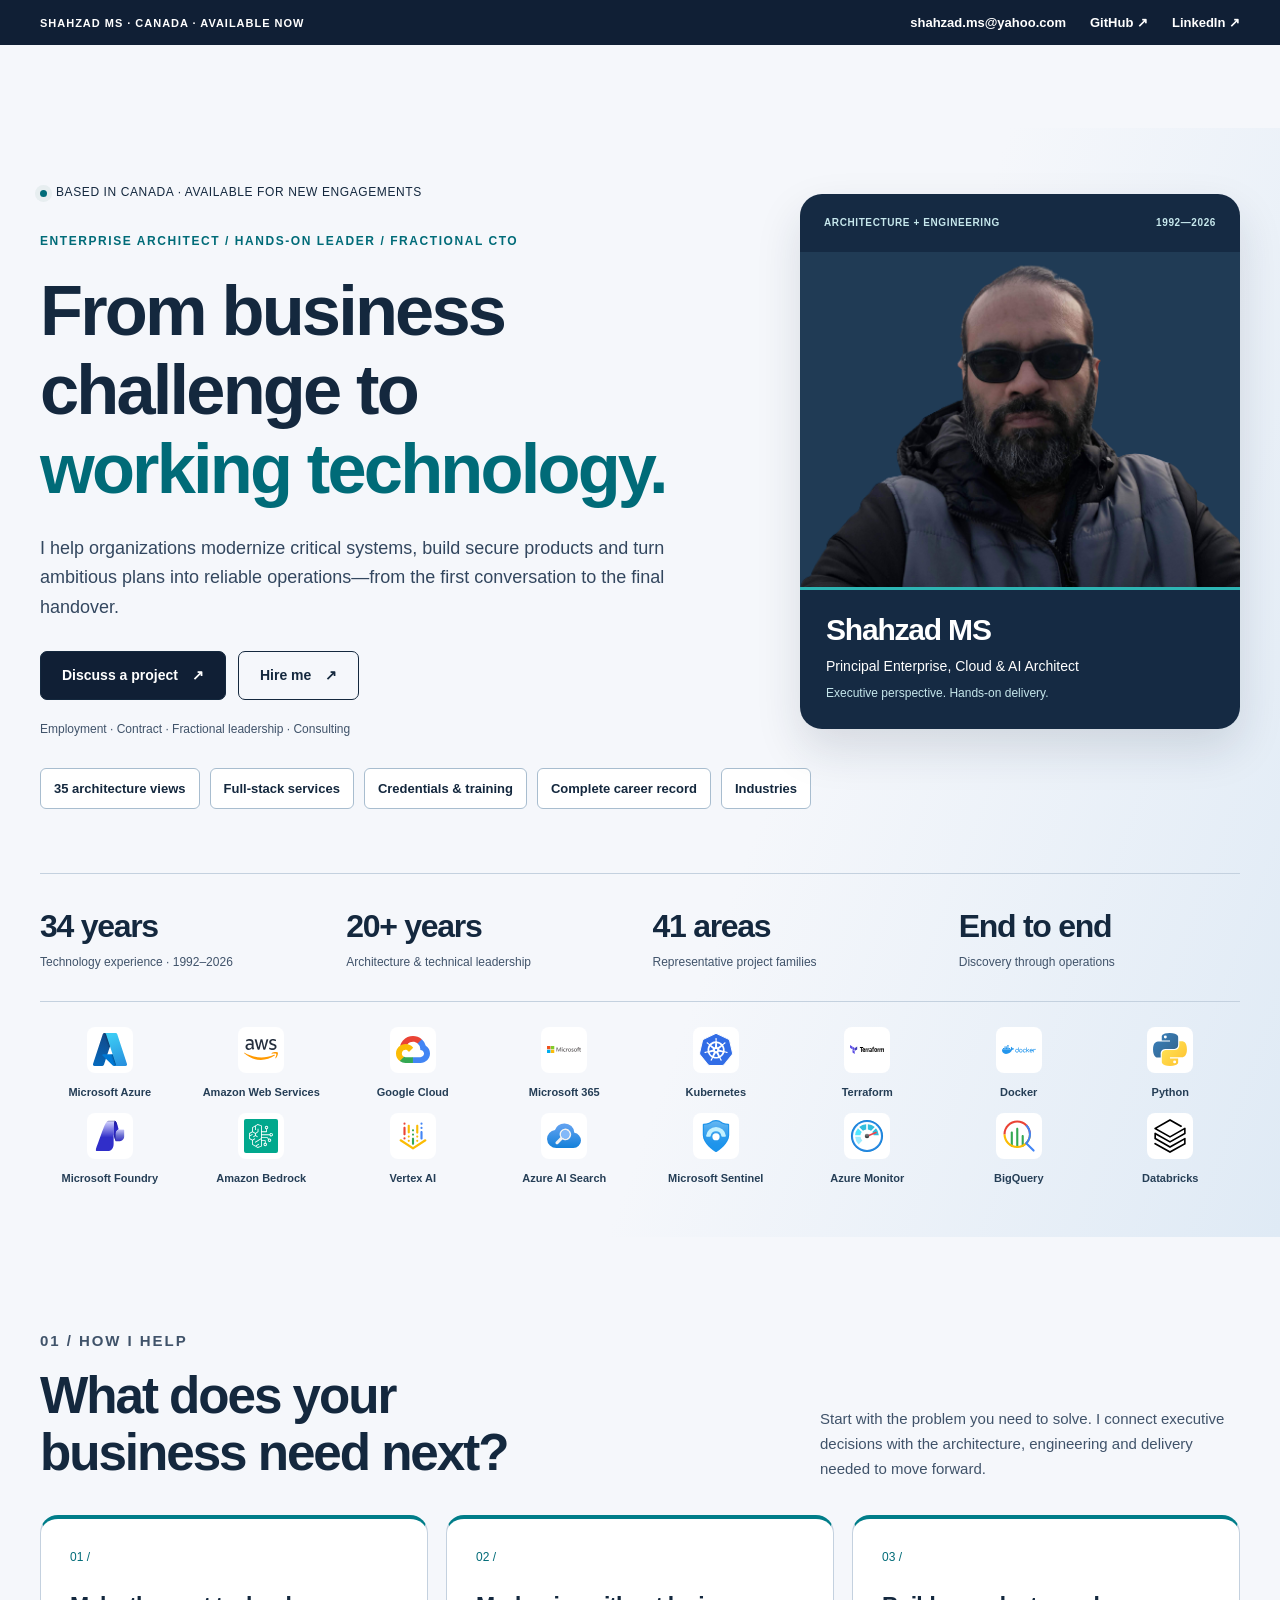
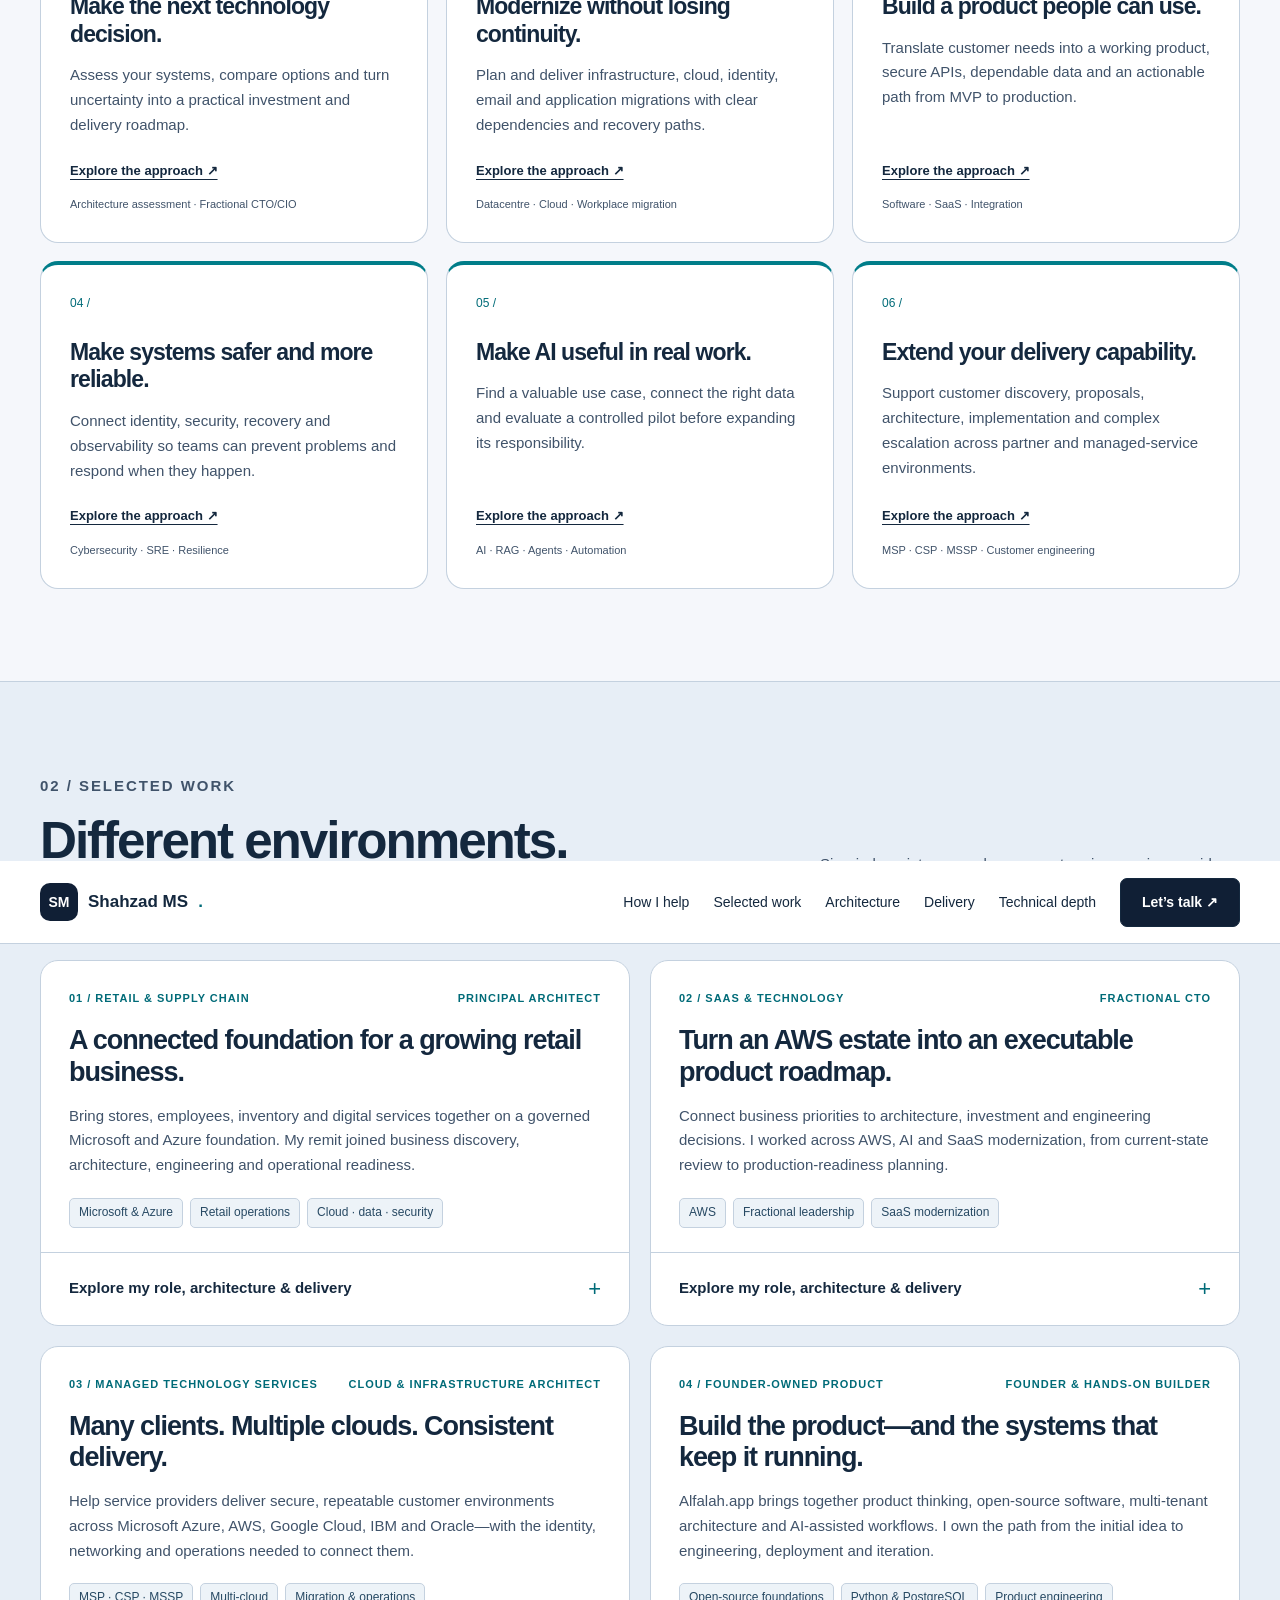
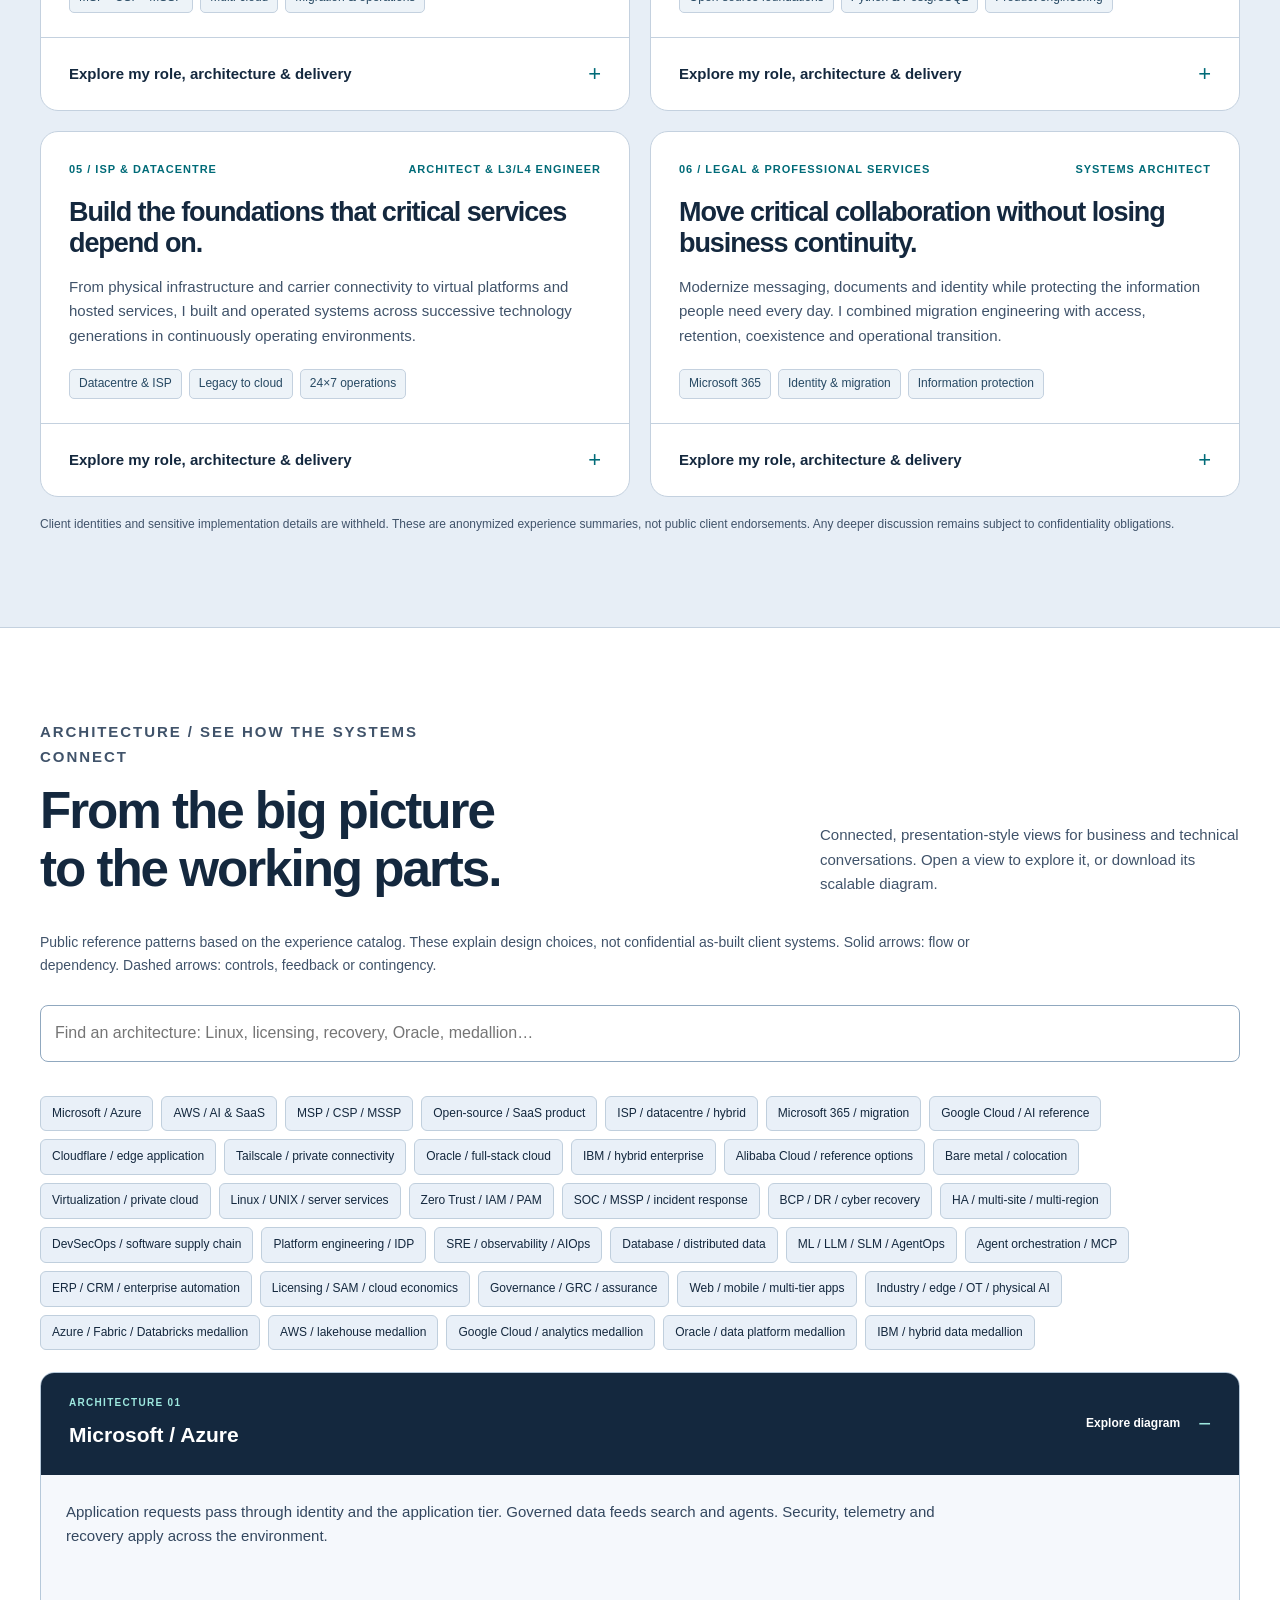
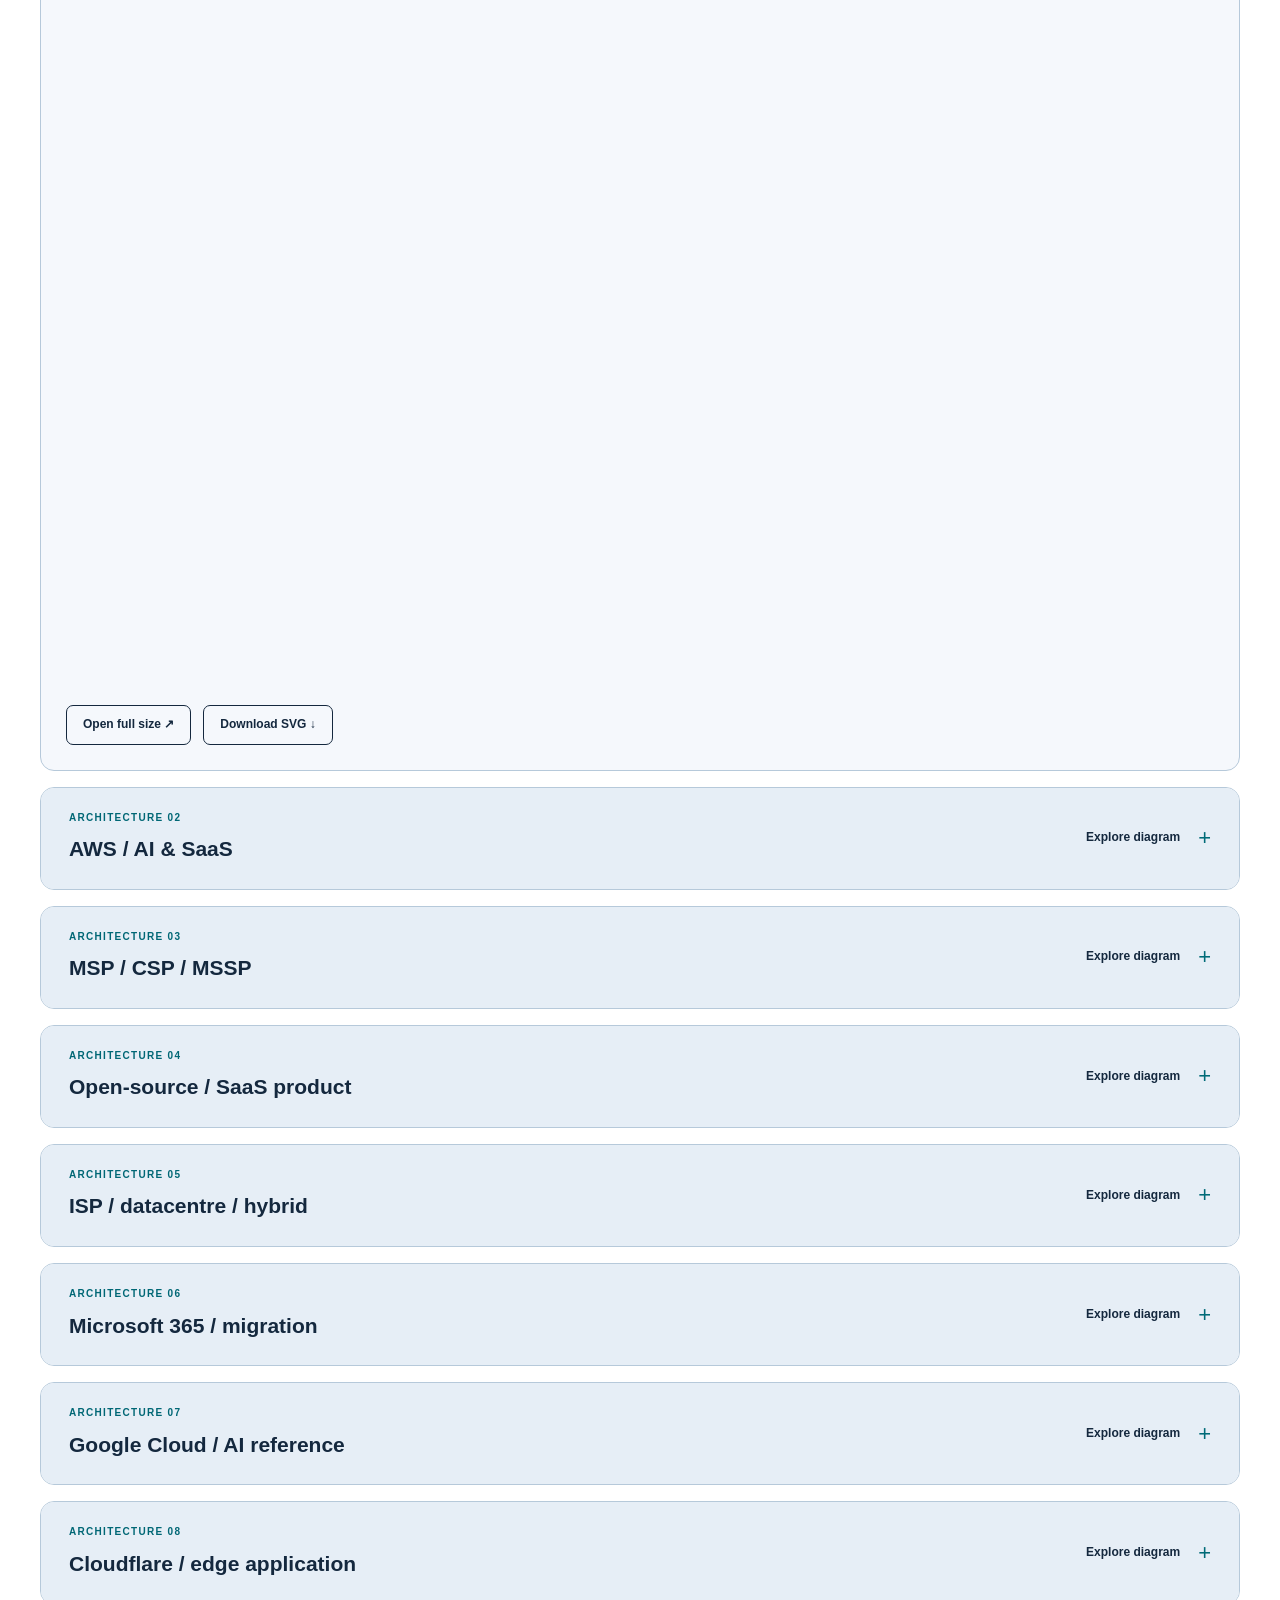
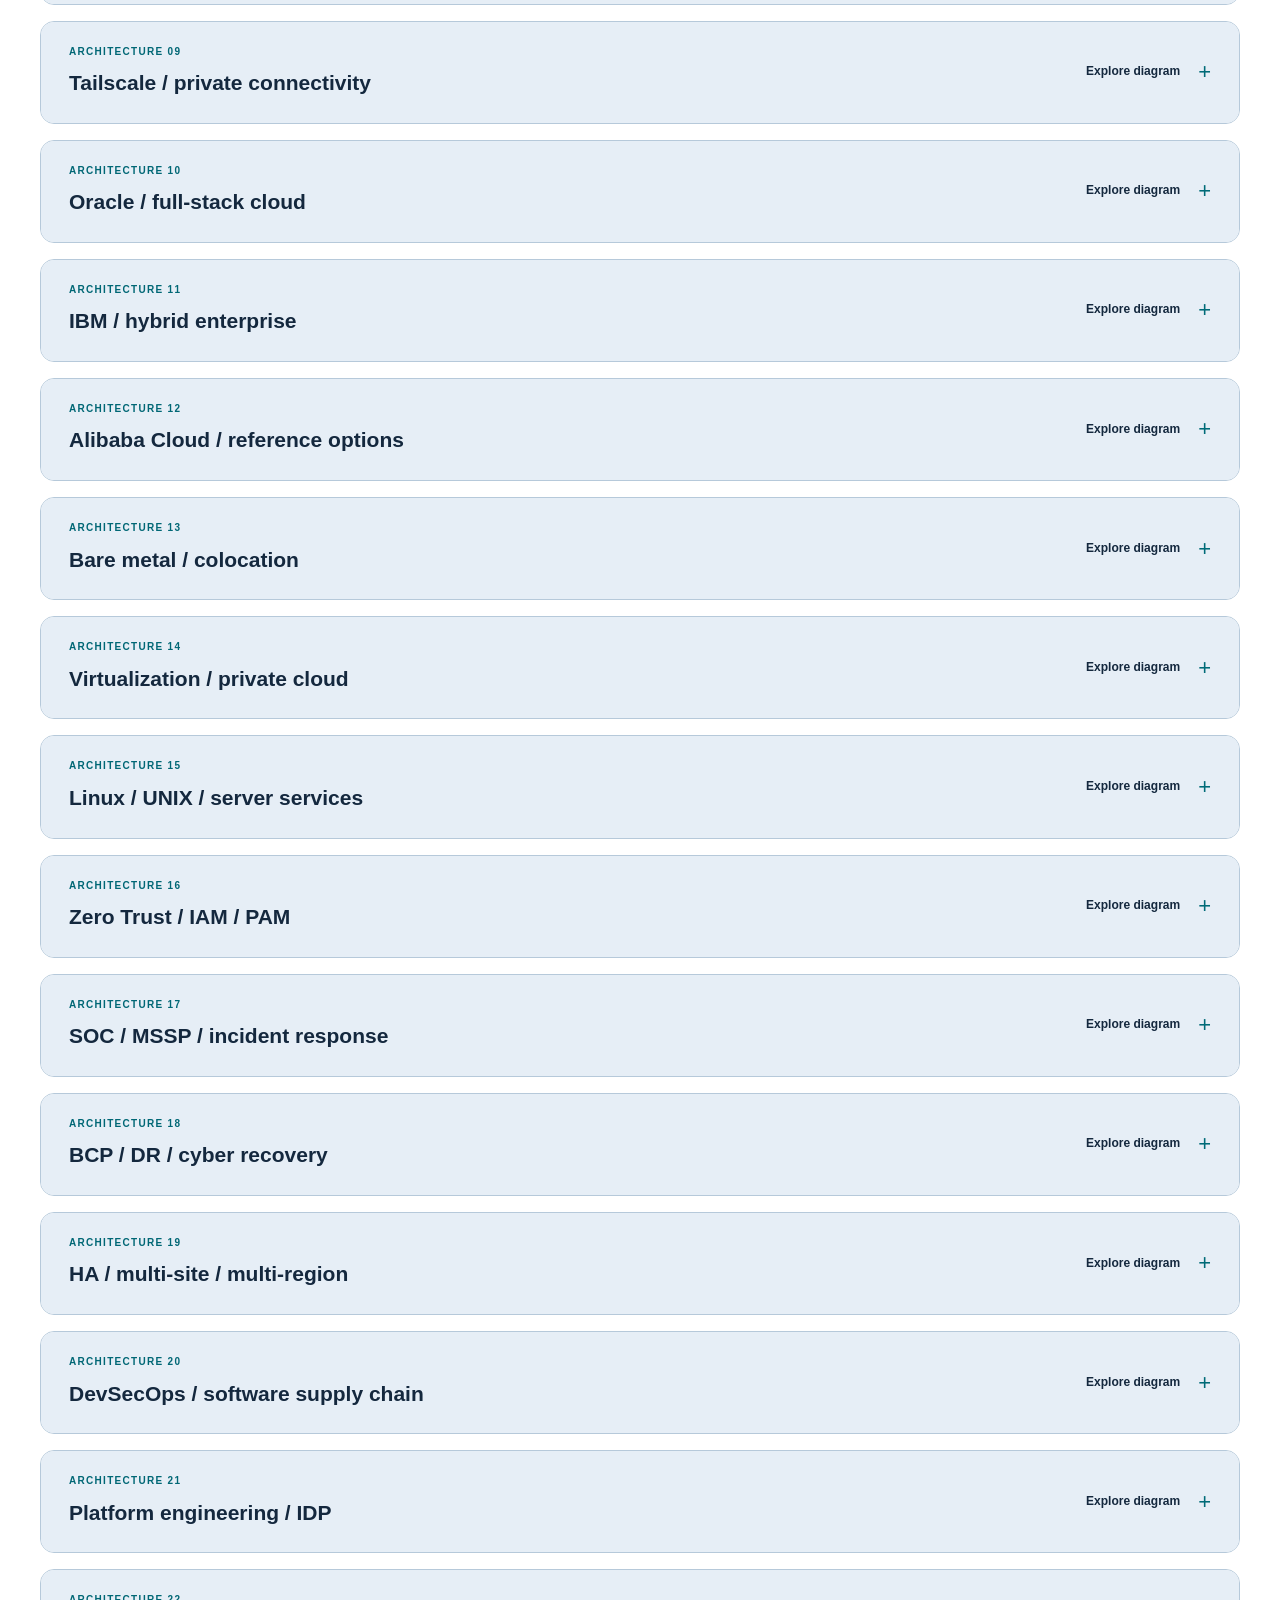
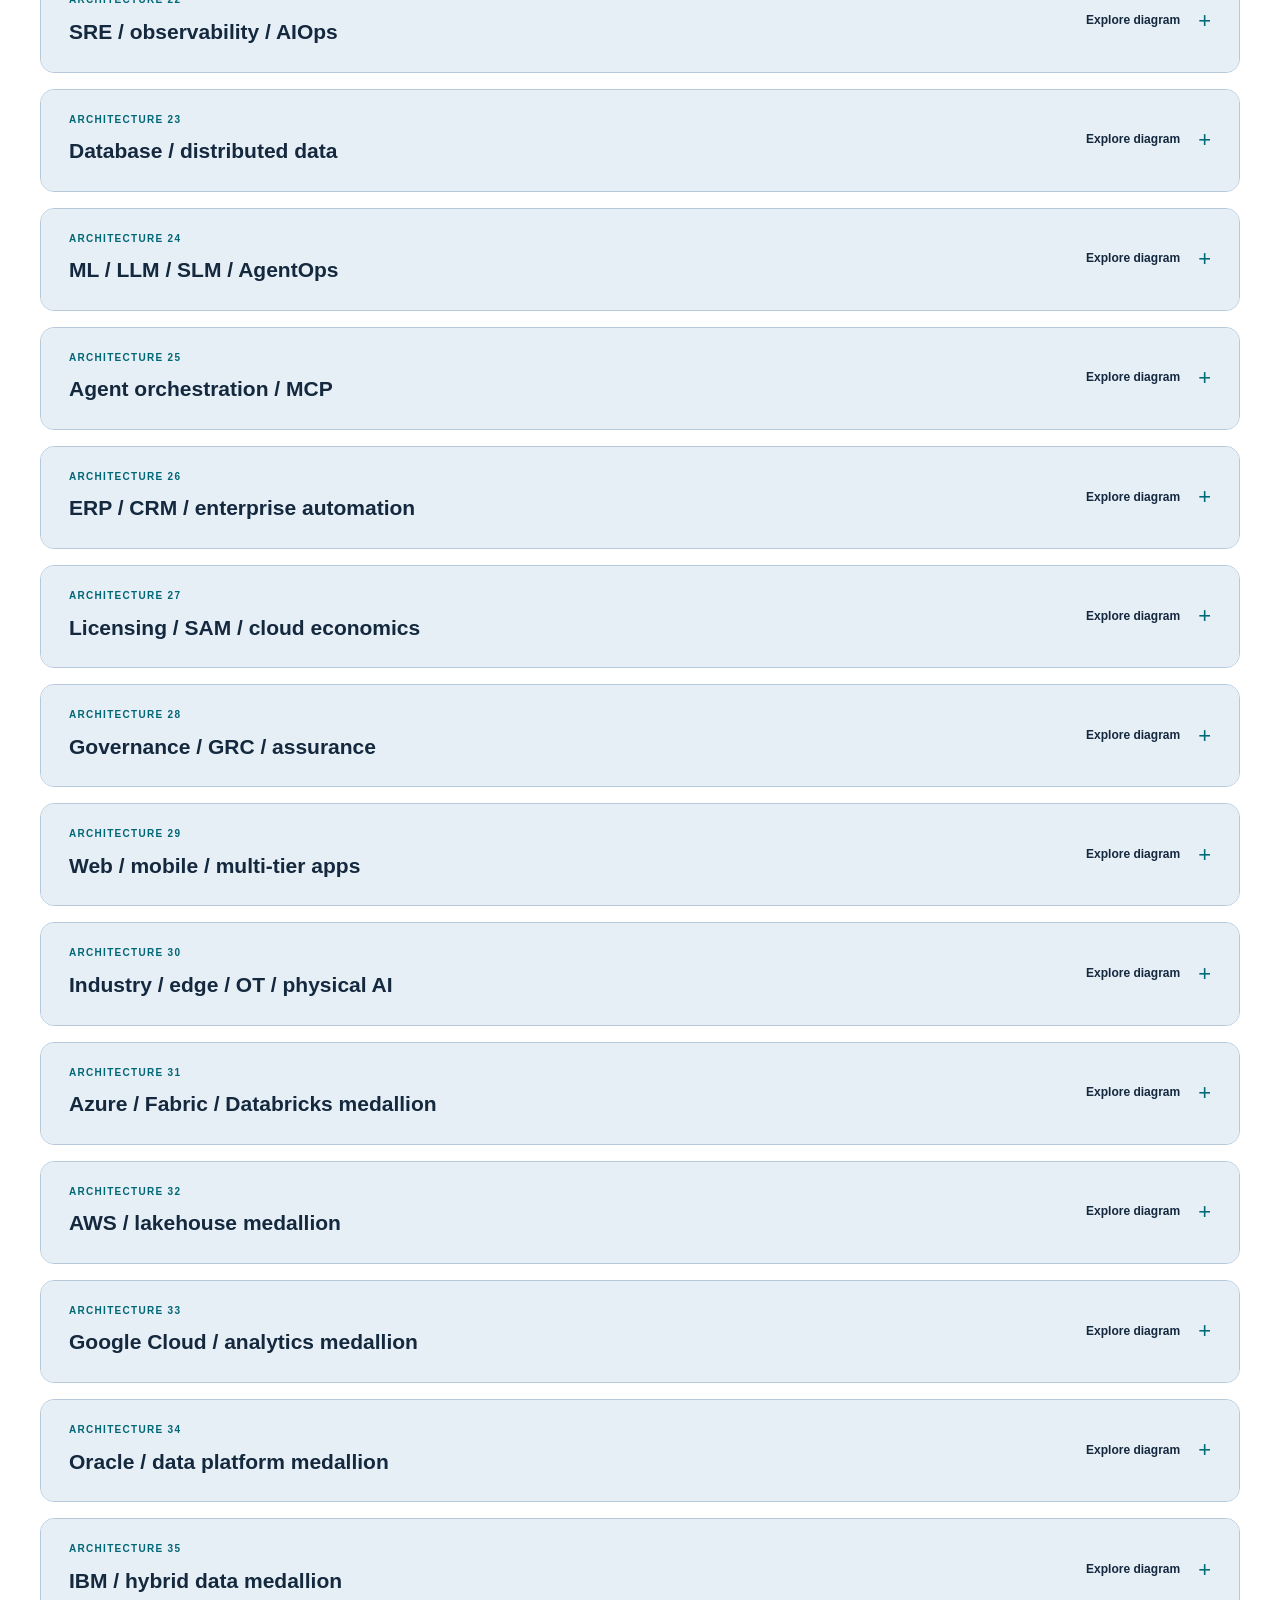
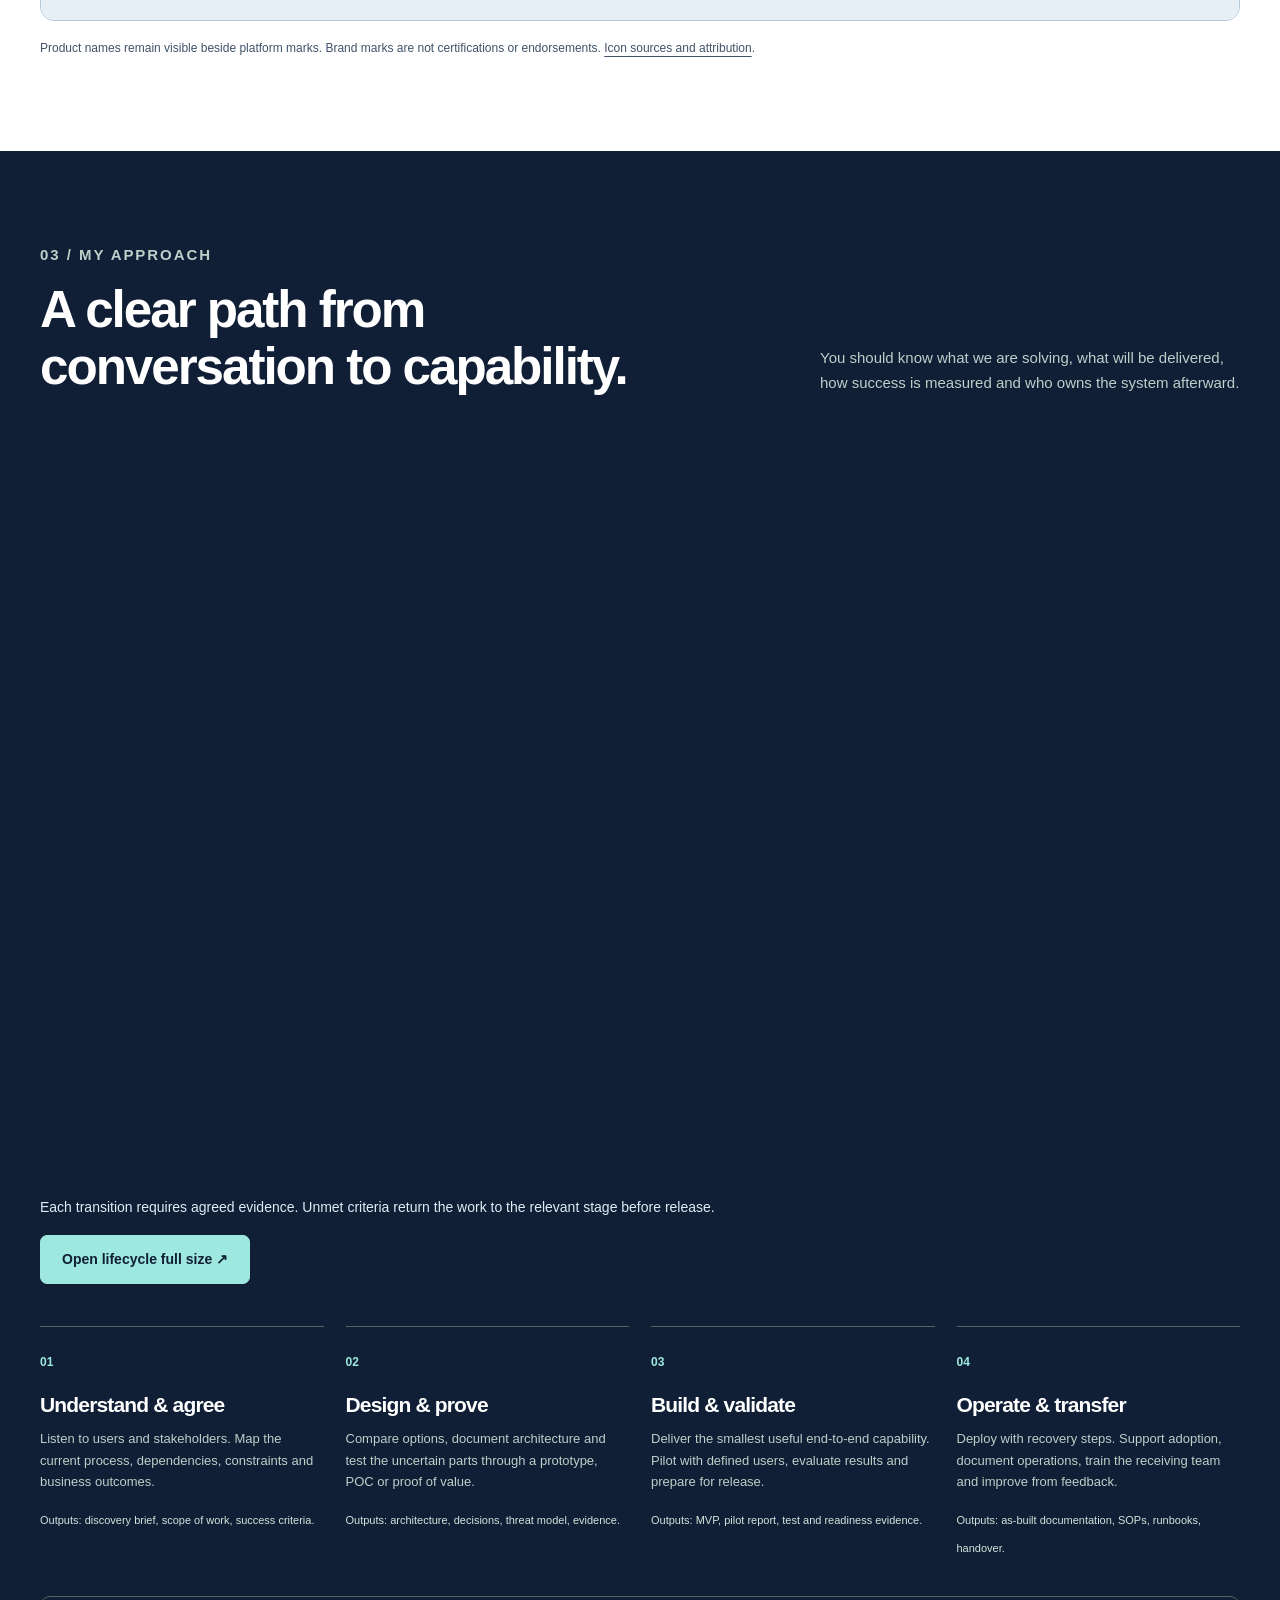
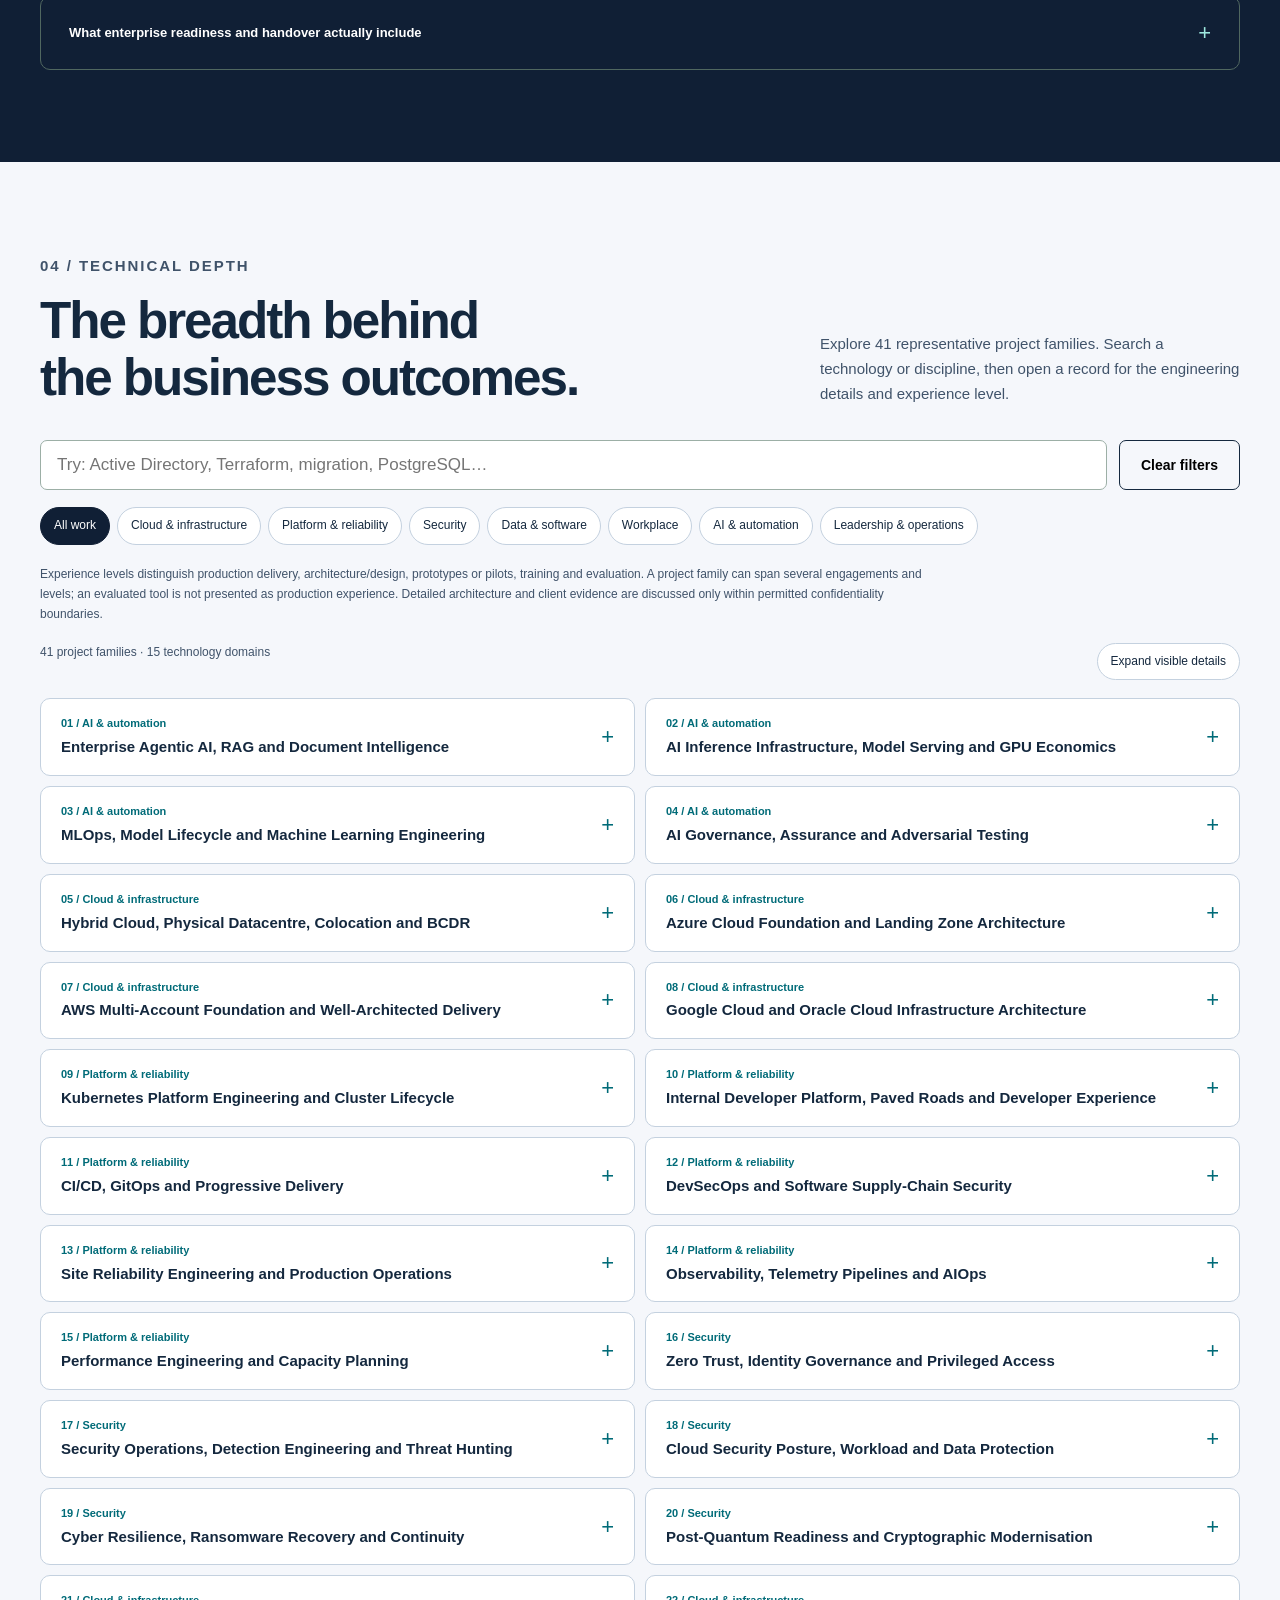
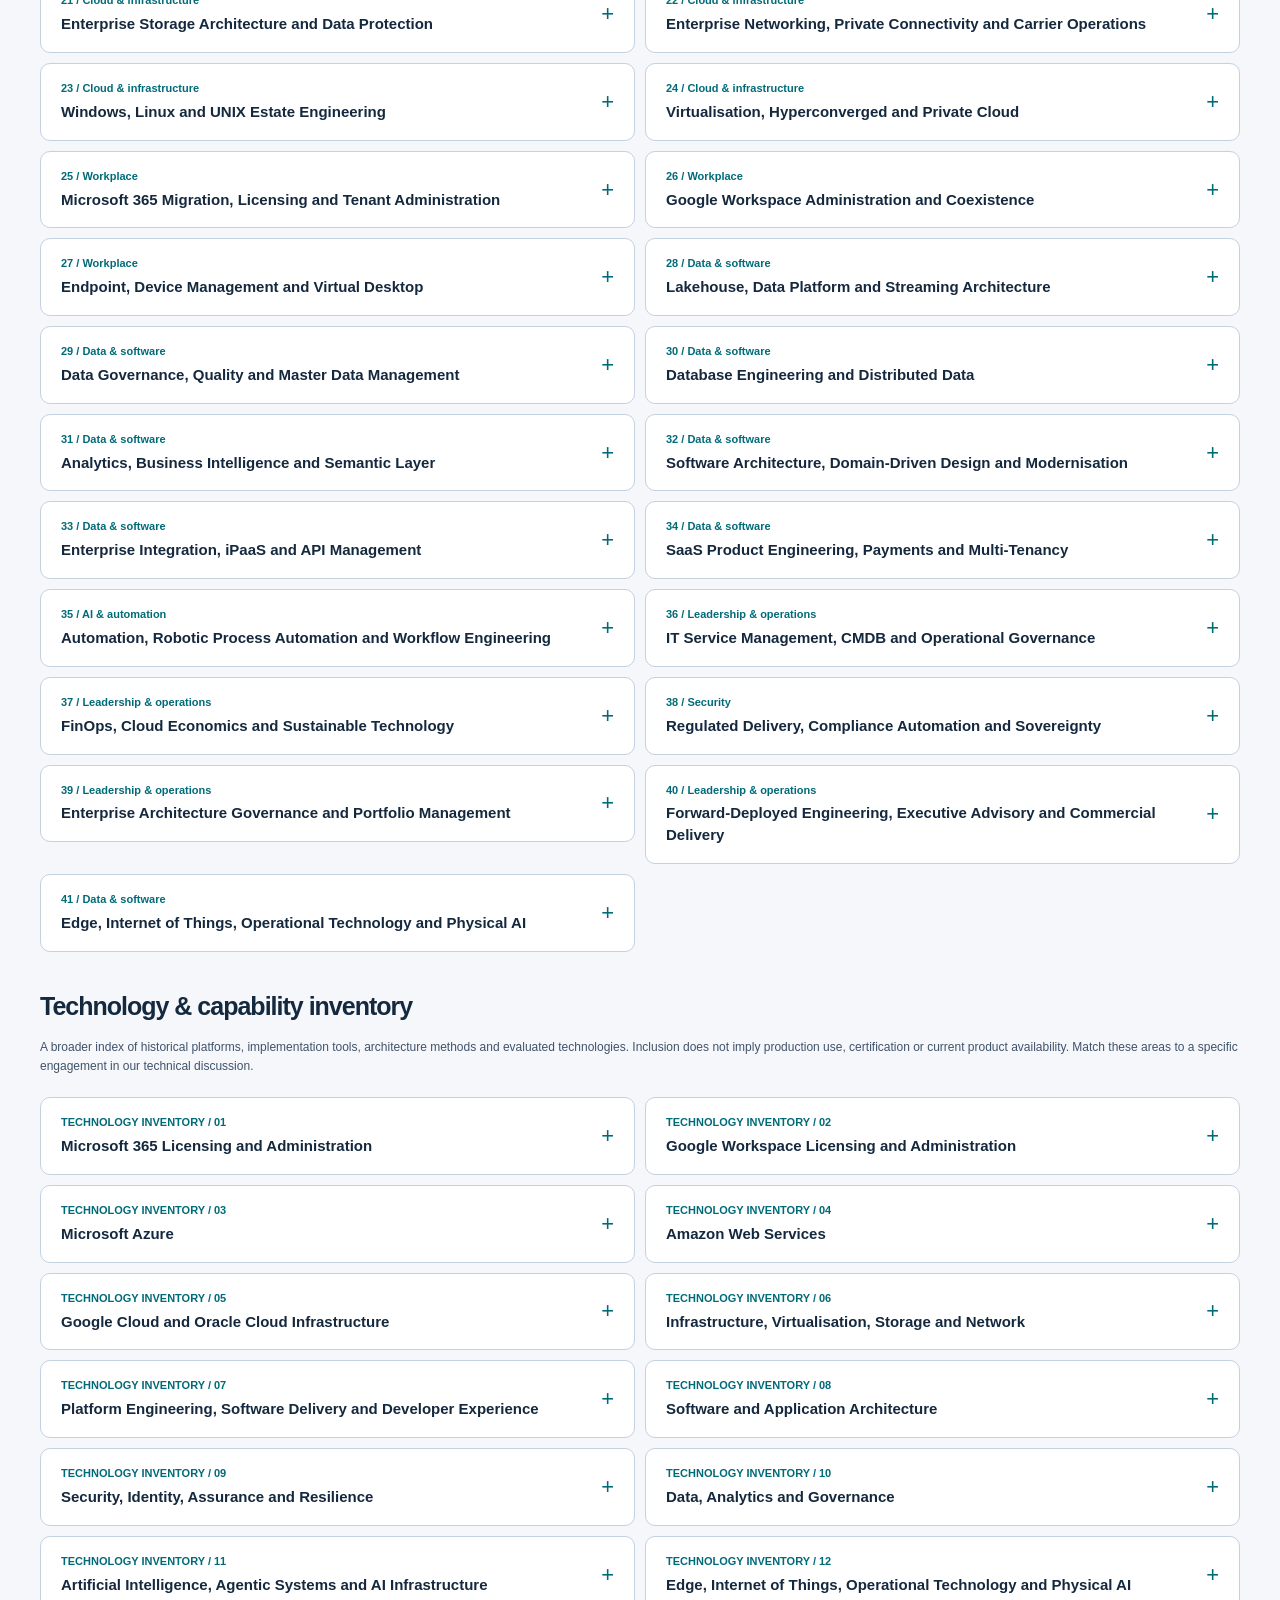
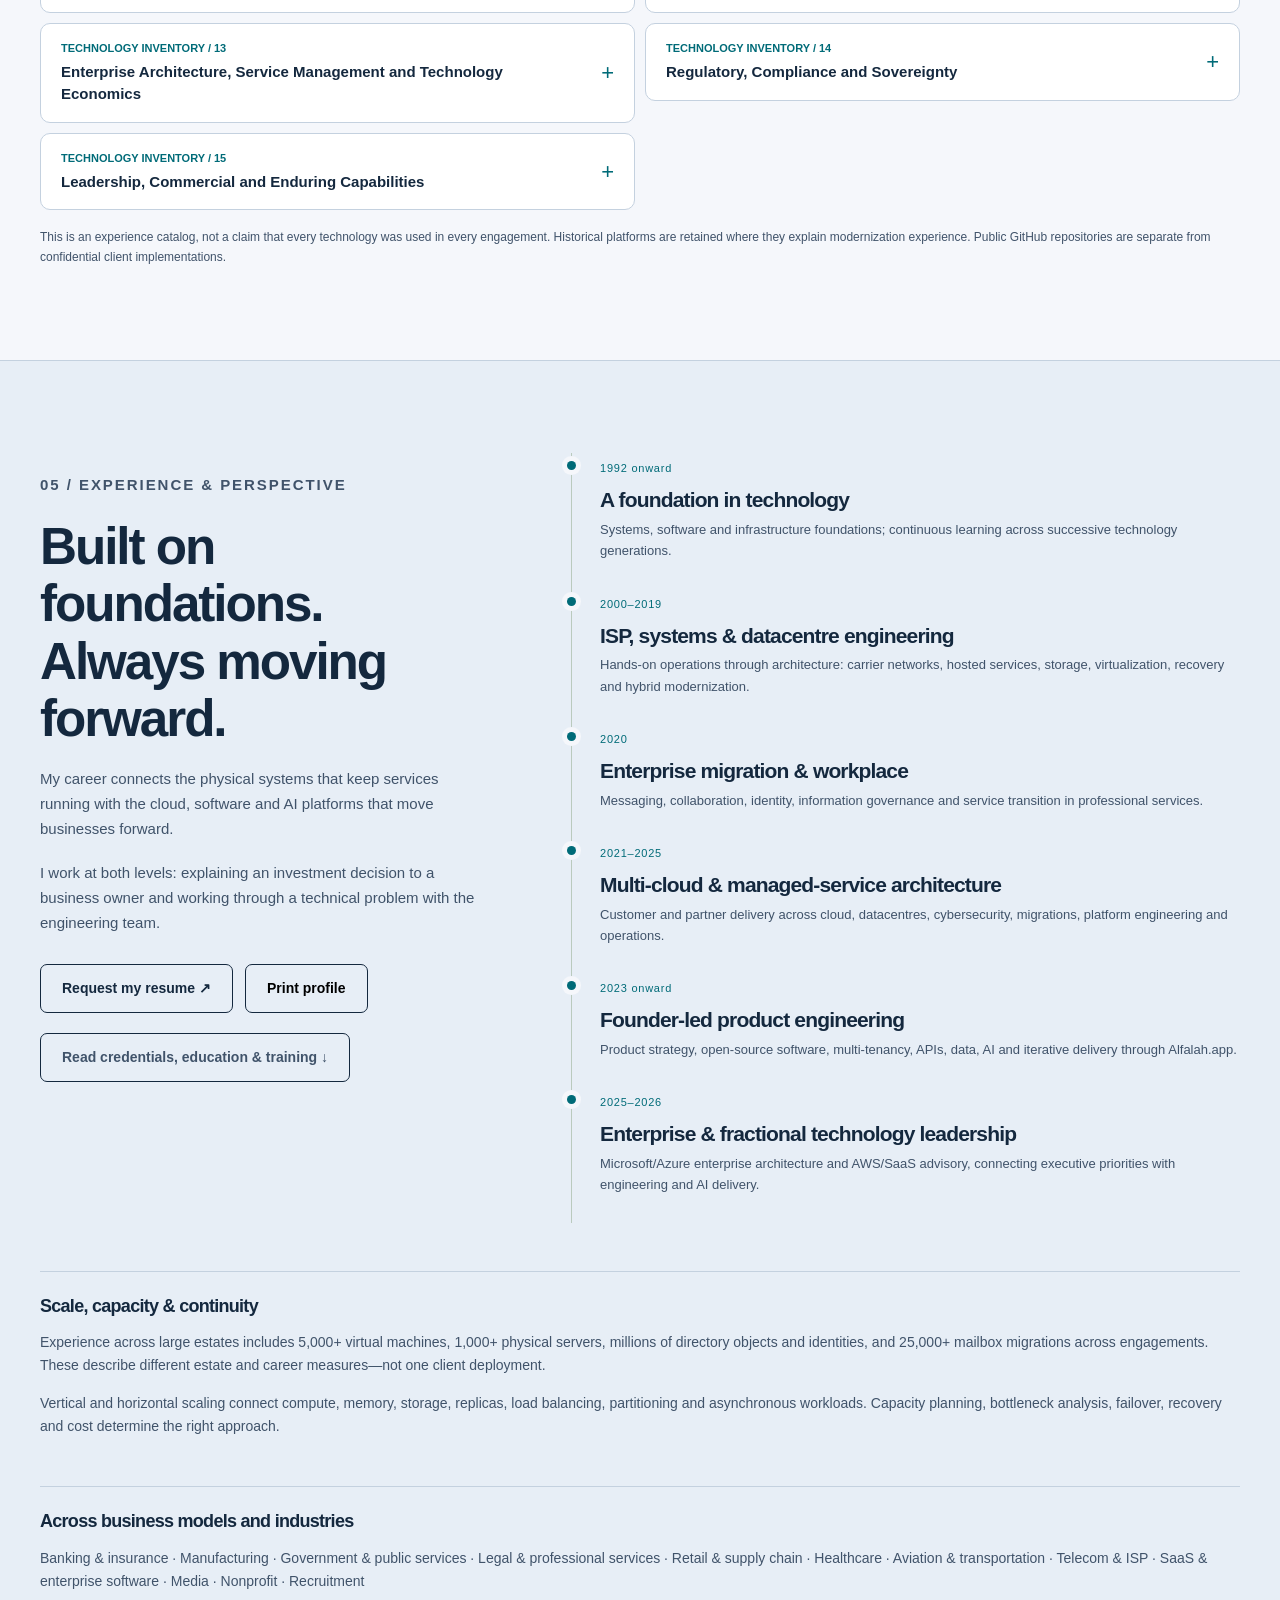
<file: solutions/sol-01-azure-foundry.html>
<!doctype html><html lang="en"><head><meta charset="utf-8"><meta name="viewport" content="width=device-width,initial-scale=1"><meta http-equiv="refresh" content="0;url=../index.html#case-01"><link rel="canonical" href="https://shahzadms7.github.io/"><title>Shahzad MS — Portfolio updated</title></head><body><p>This case is now part of the complete portfolio. <a href="../index.html#case-01">View the updated portfolio</a>.</p></body></html>
</file>
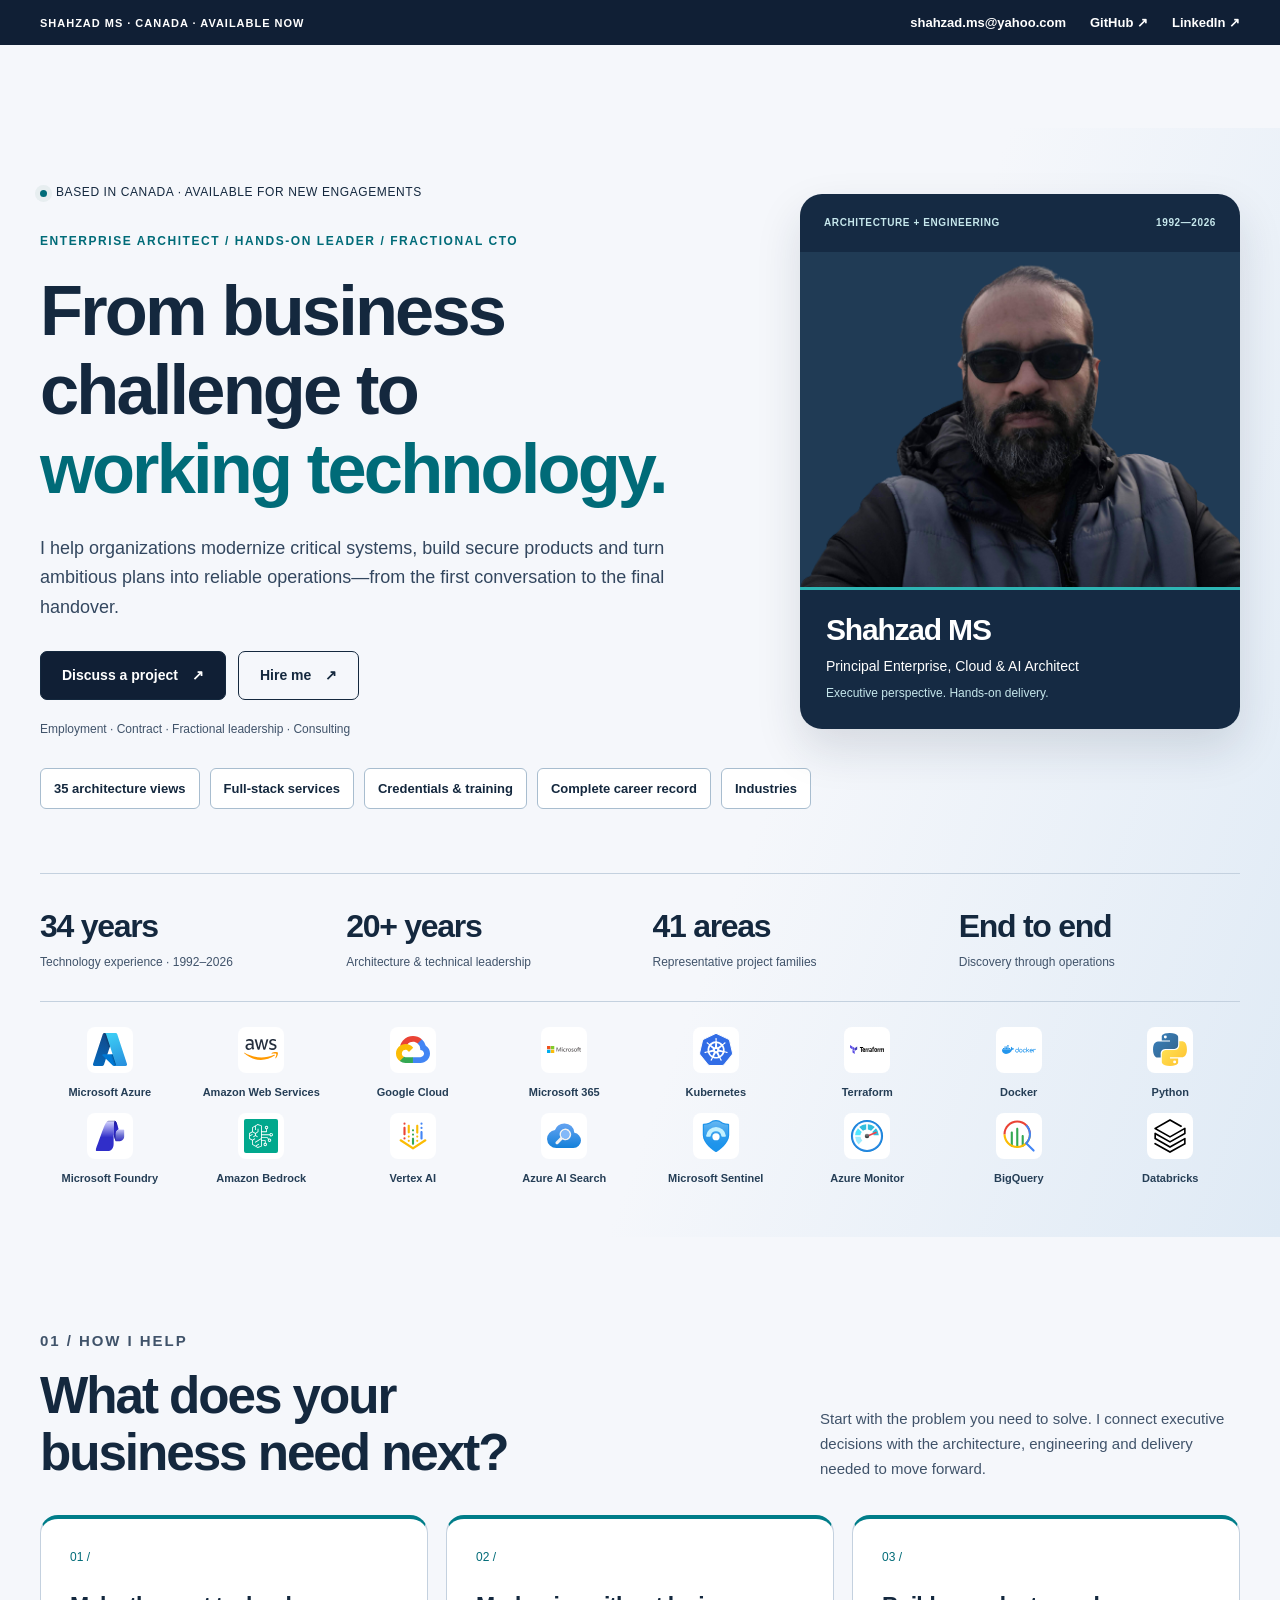
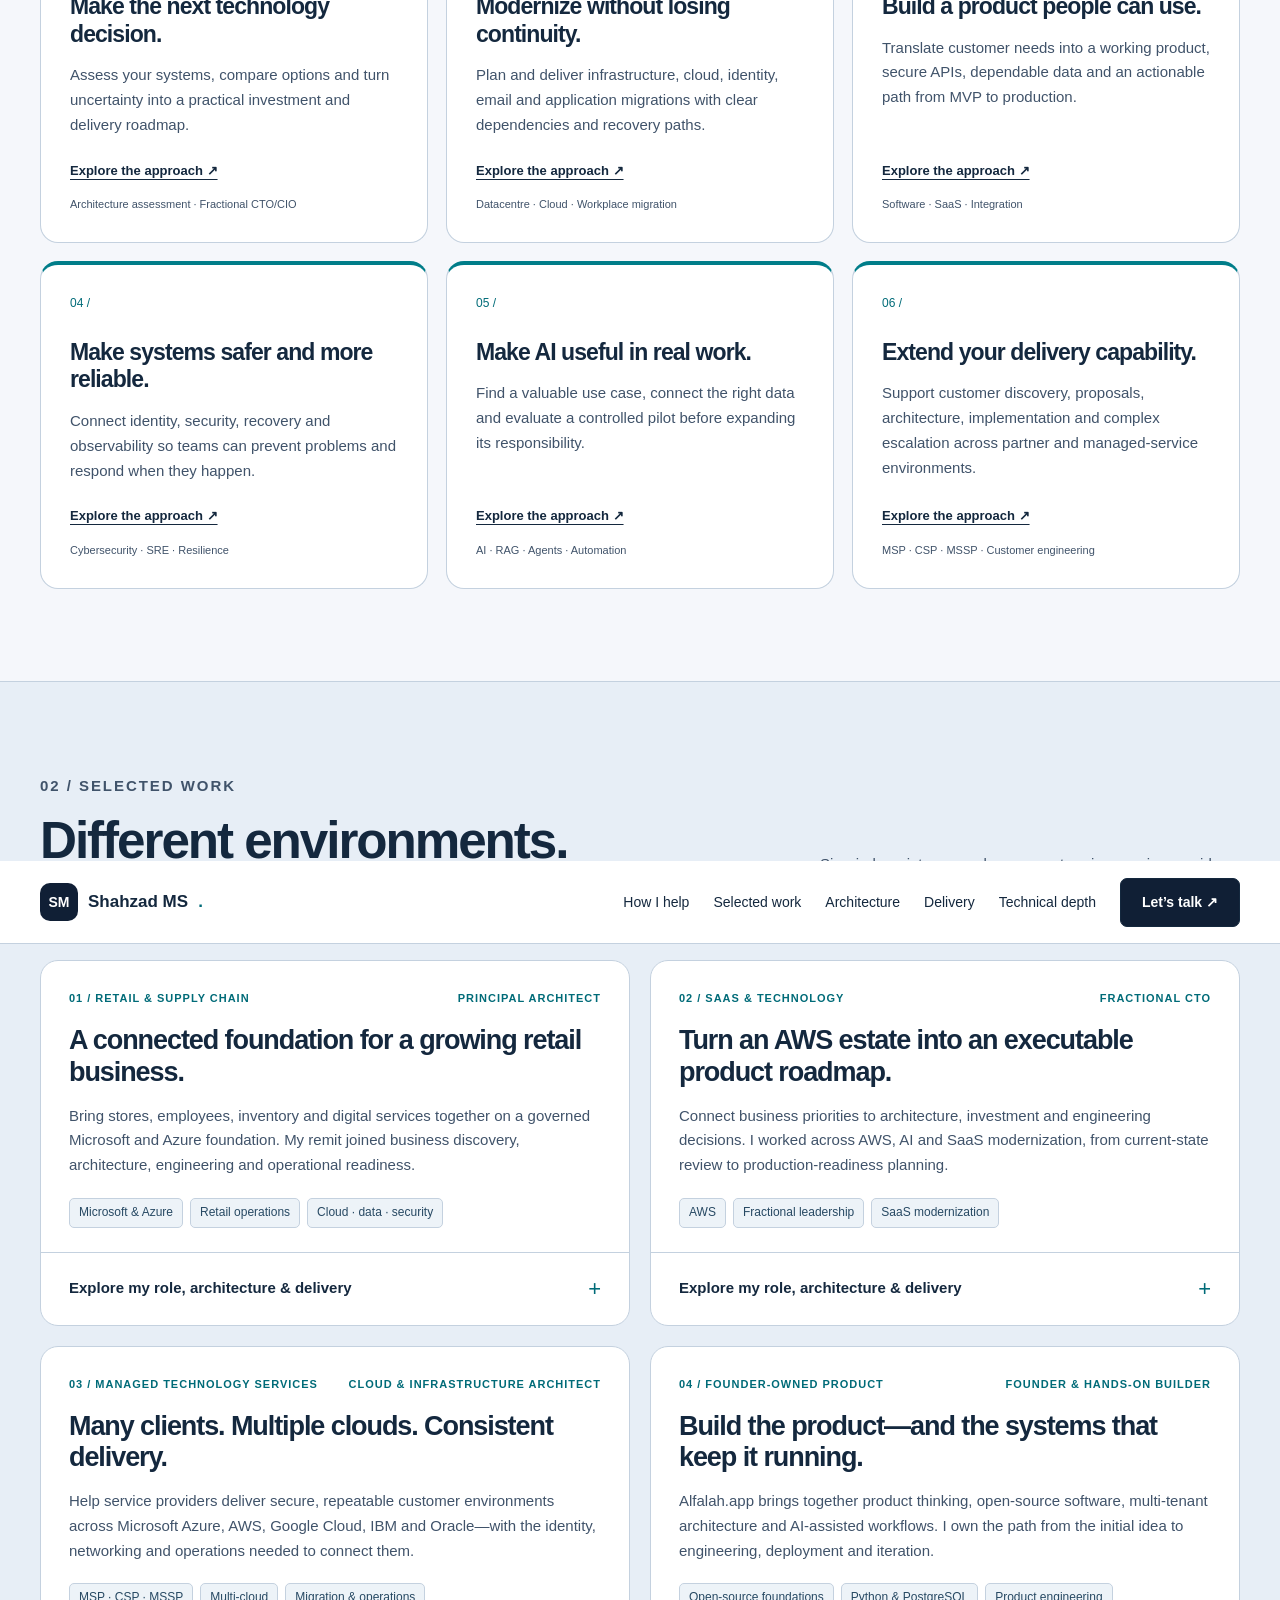
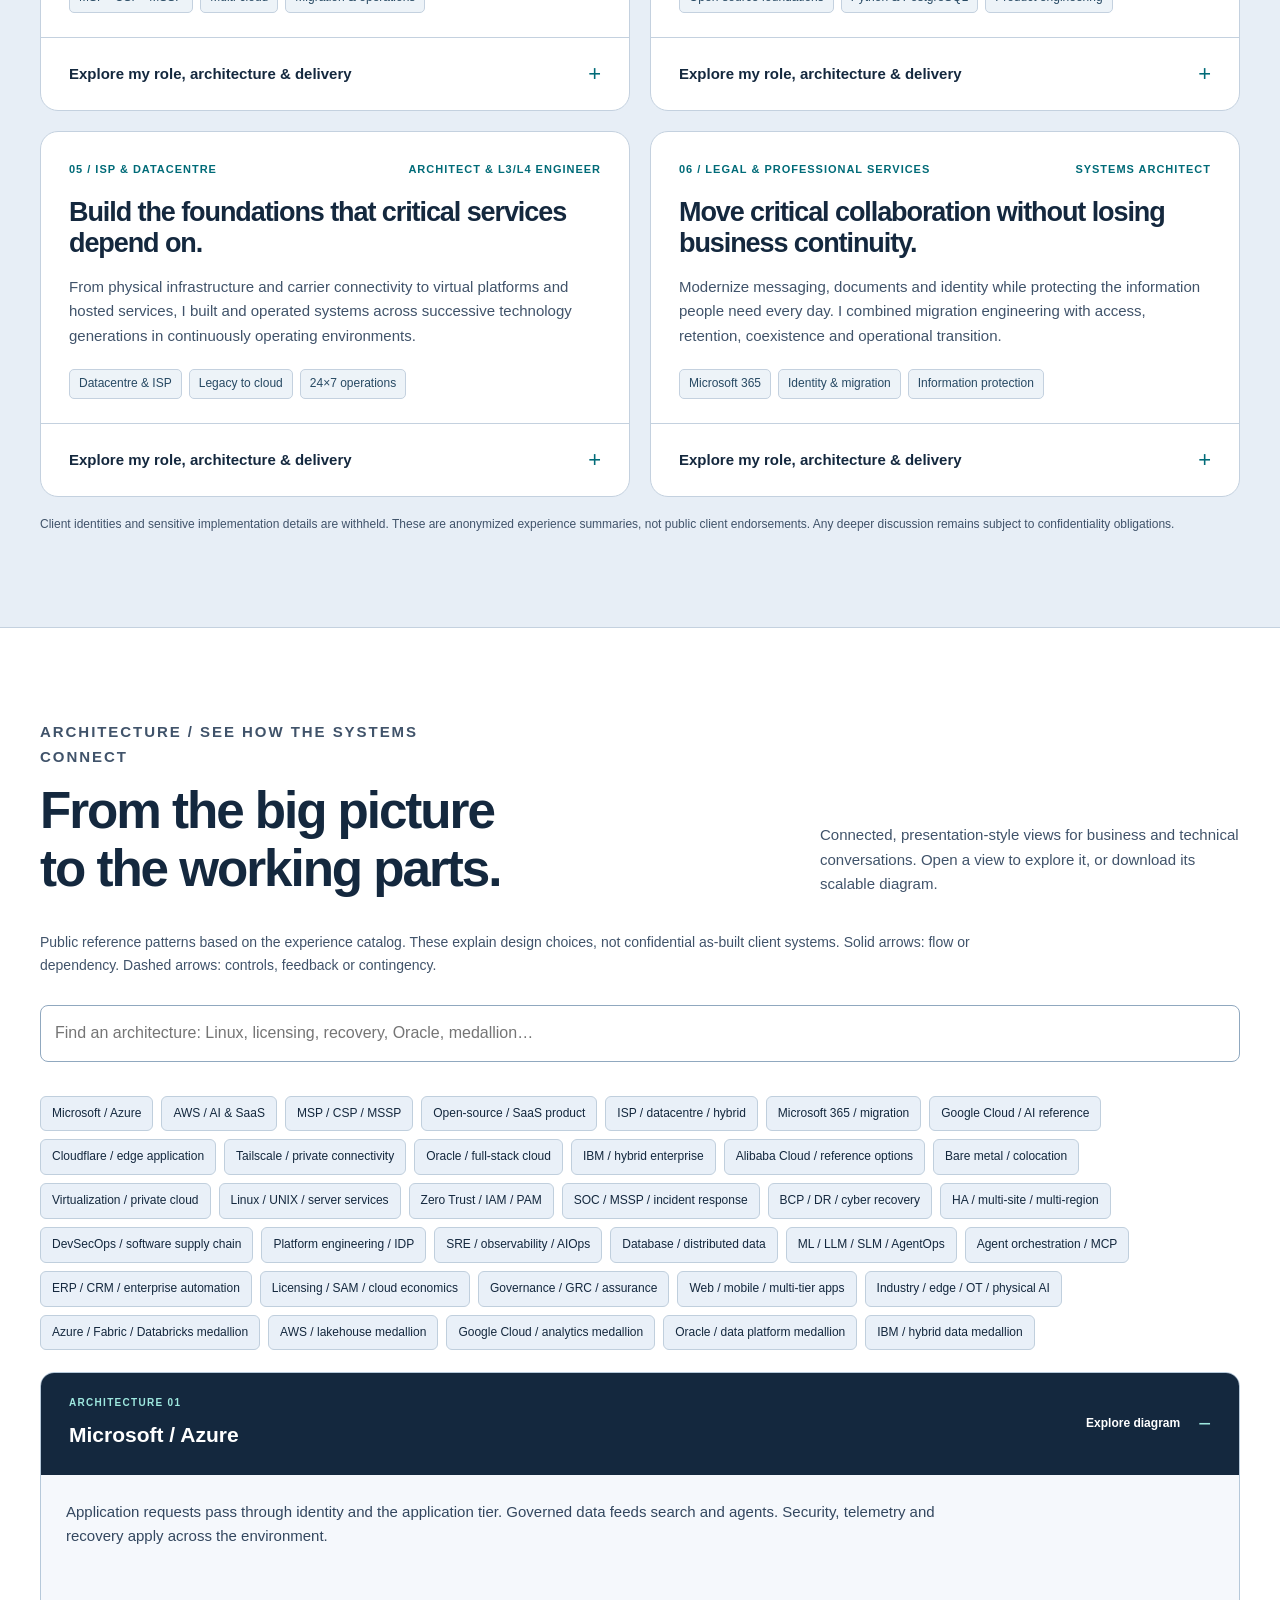
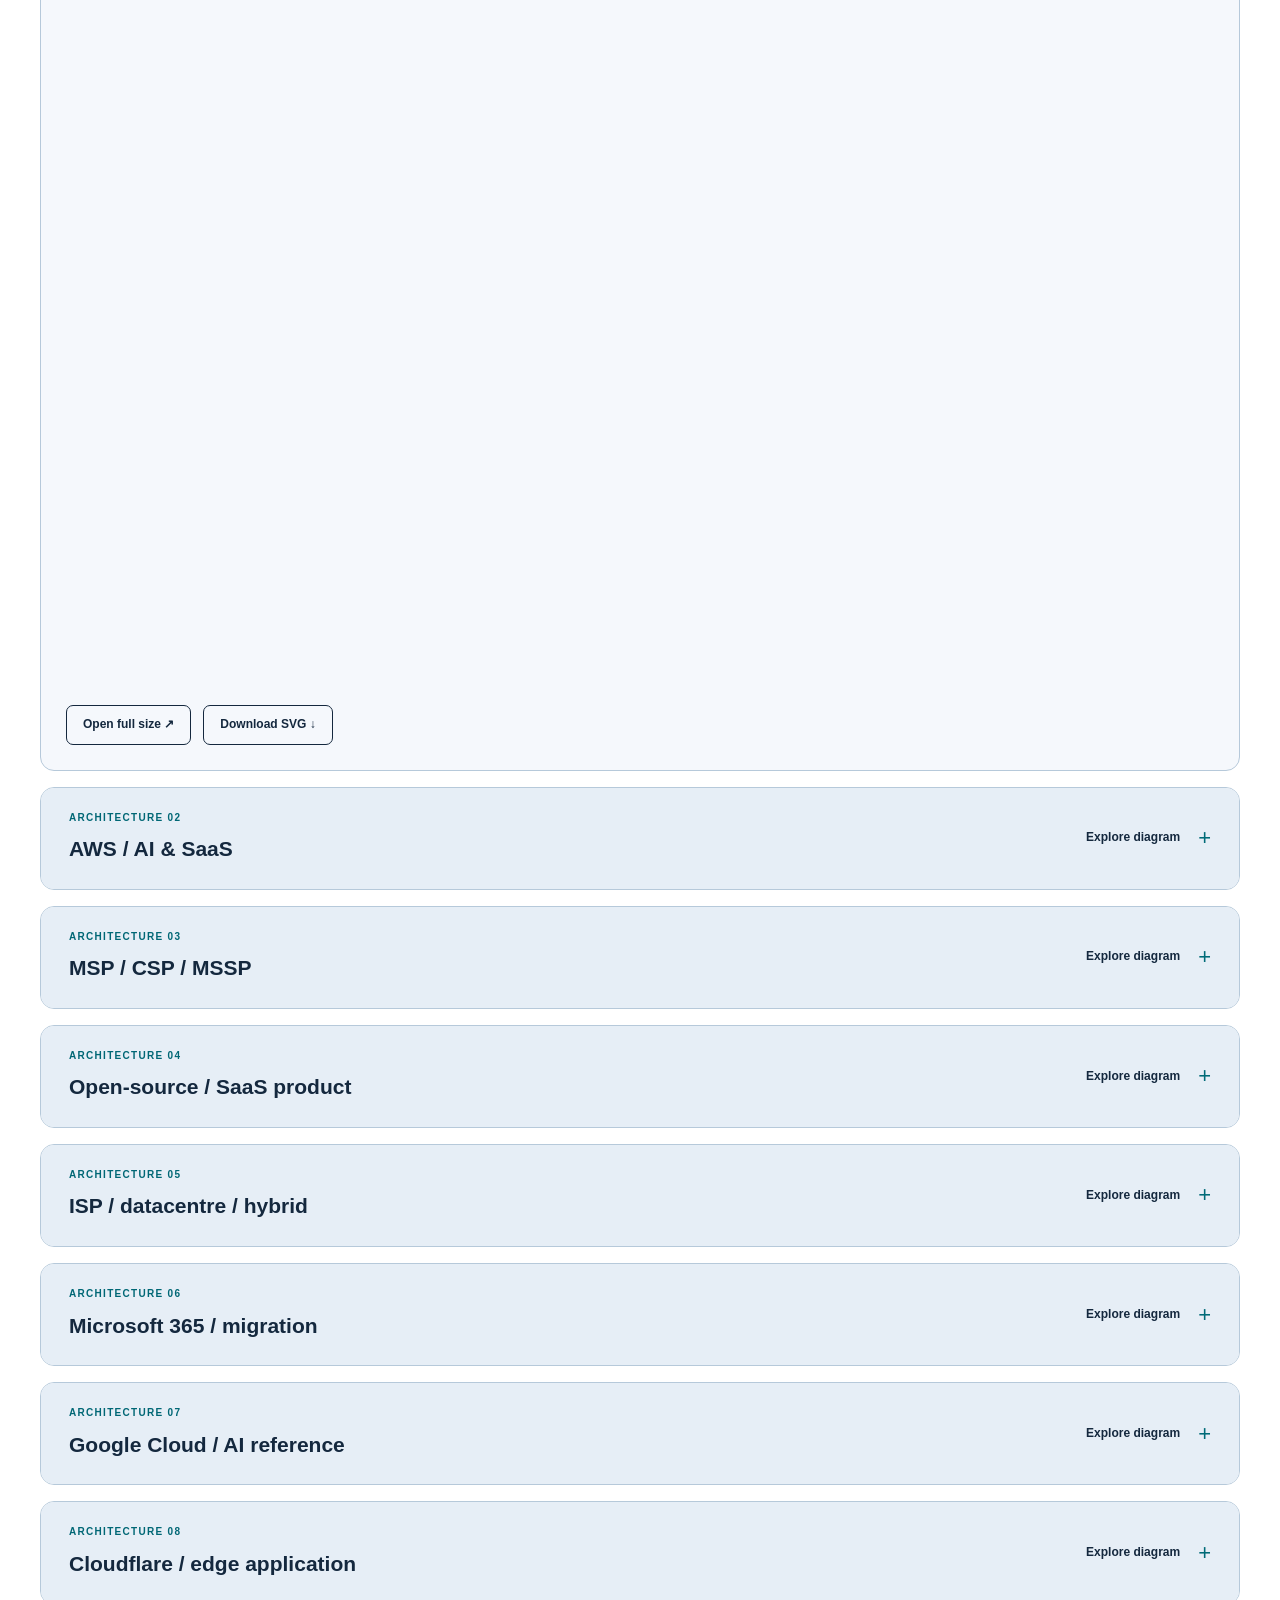
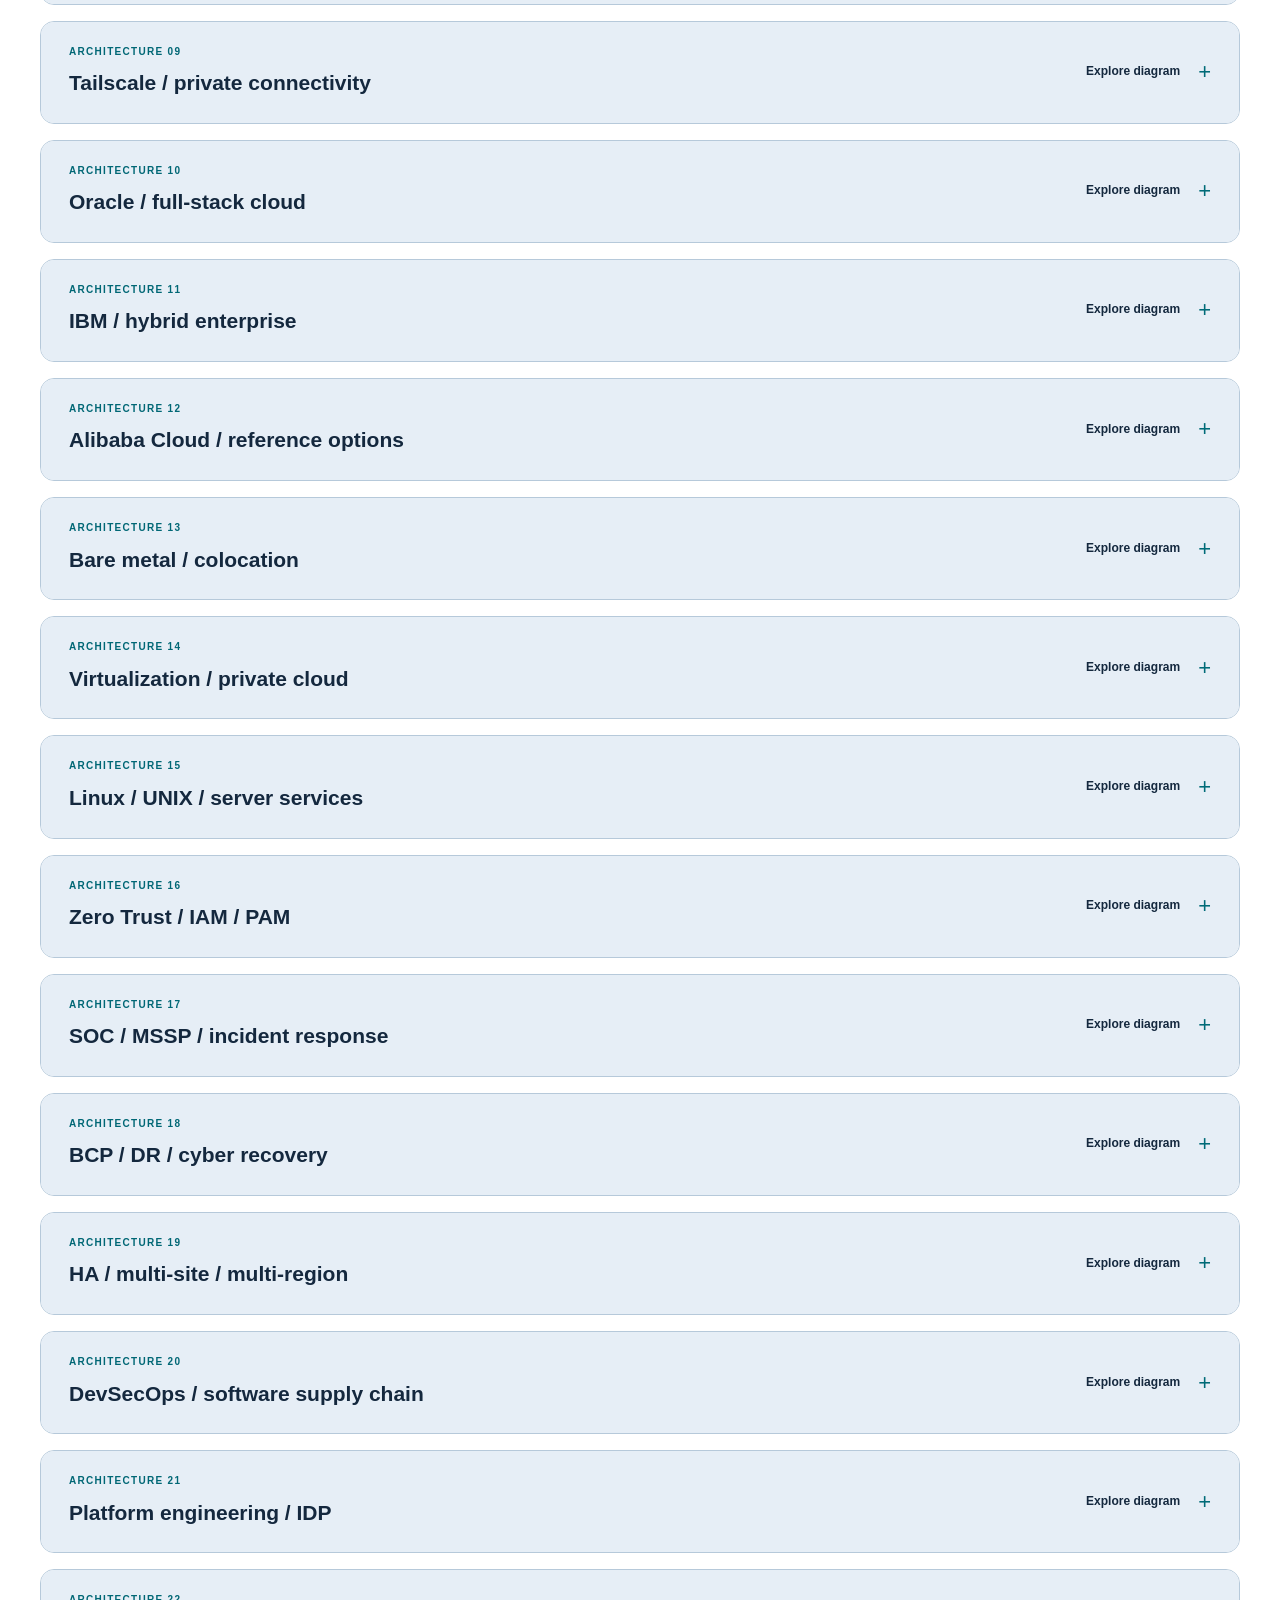
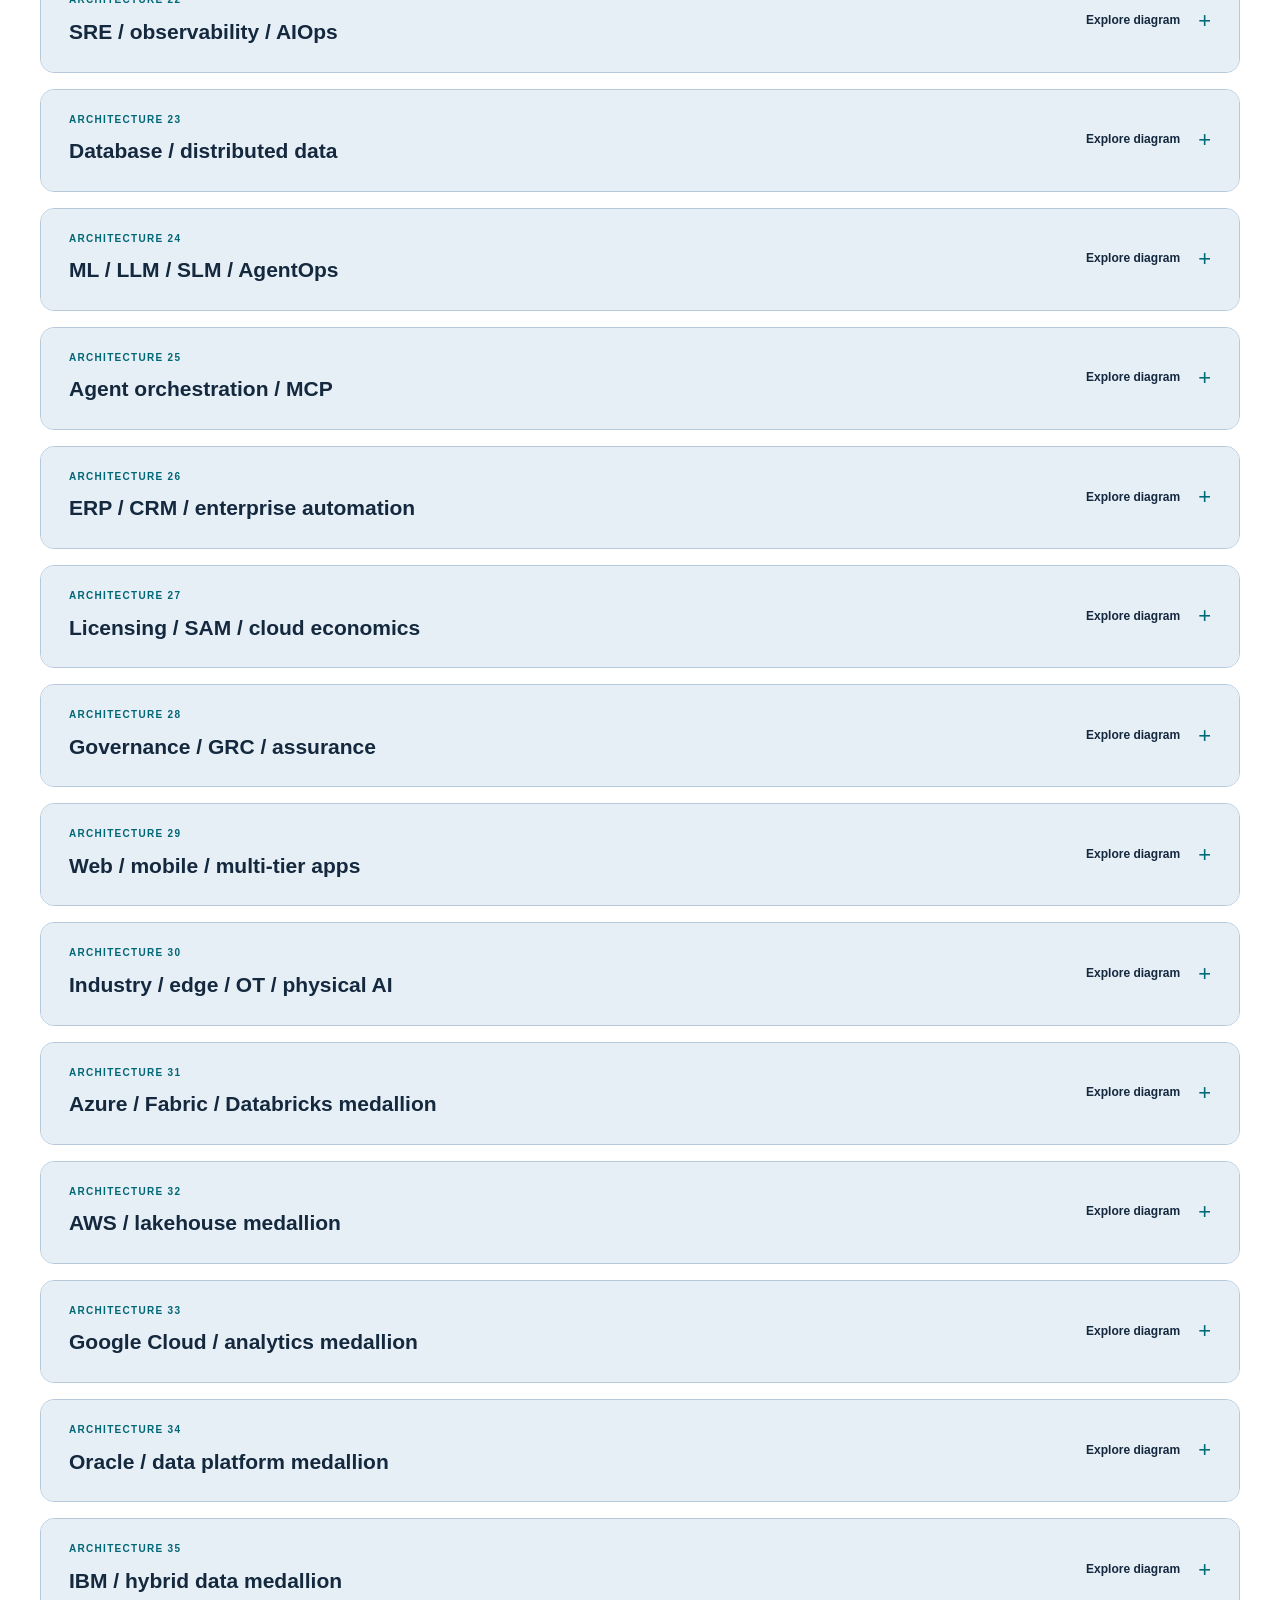
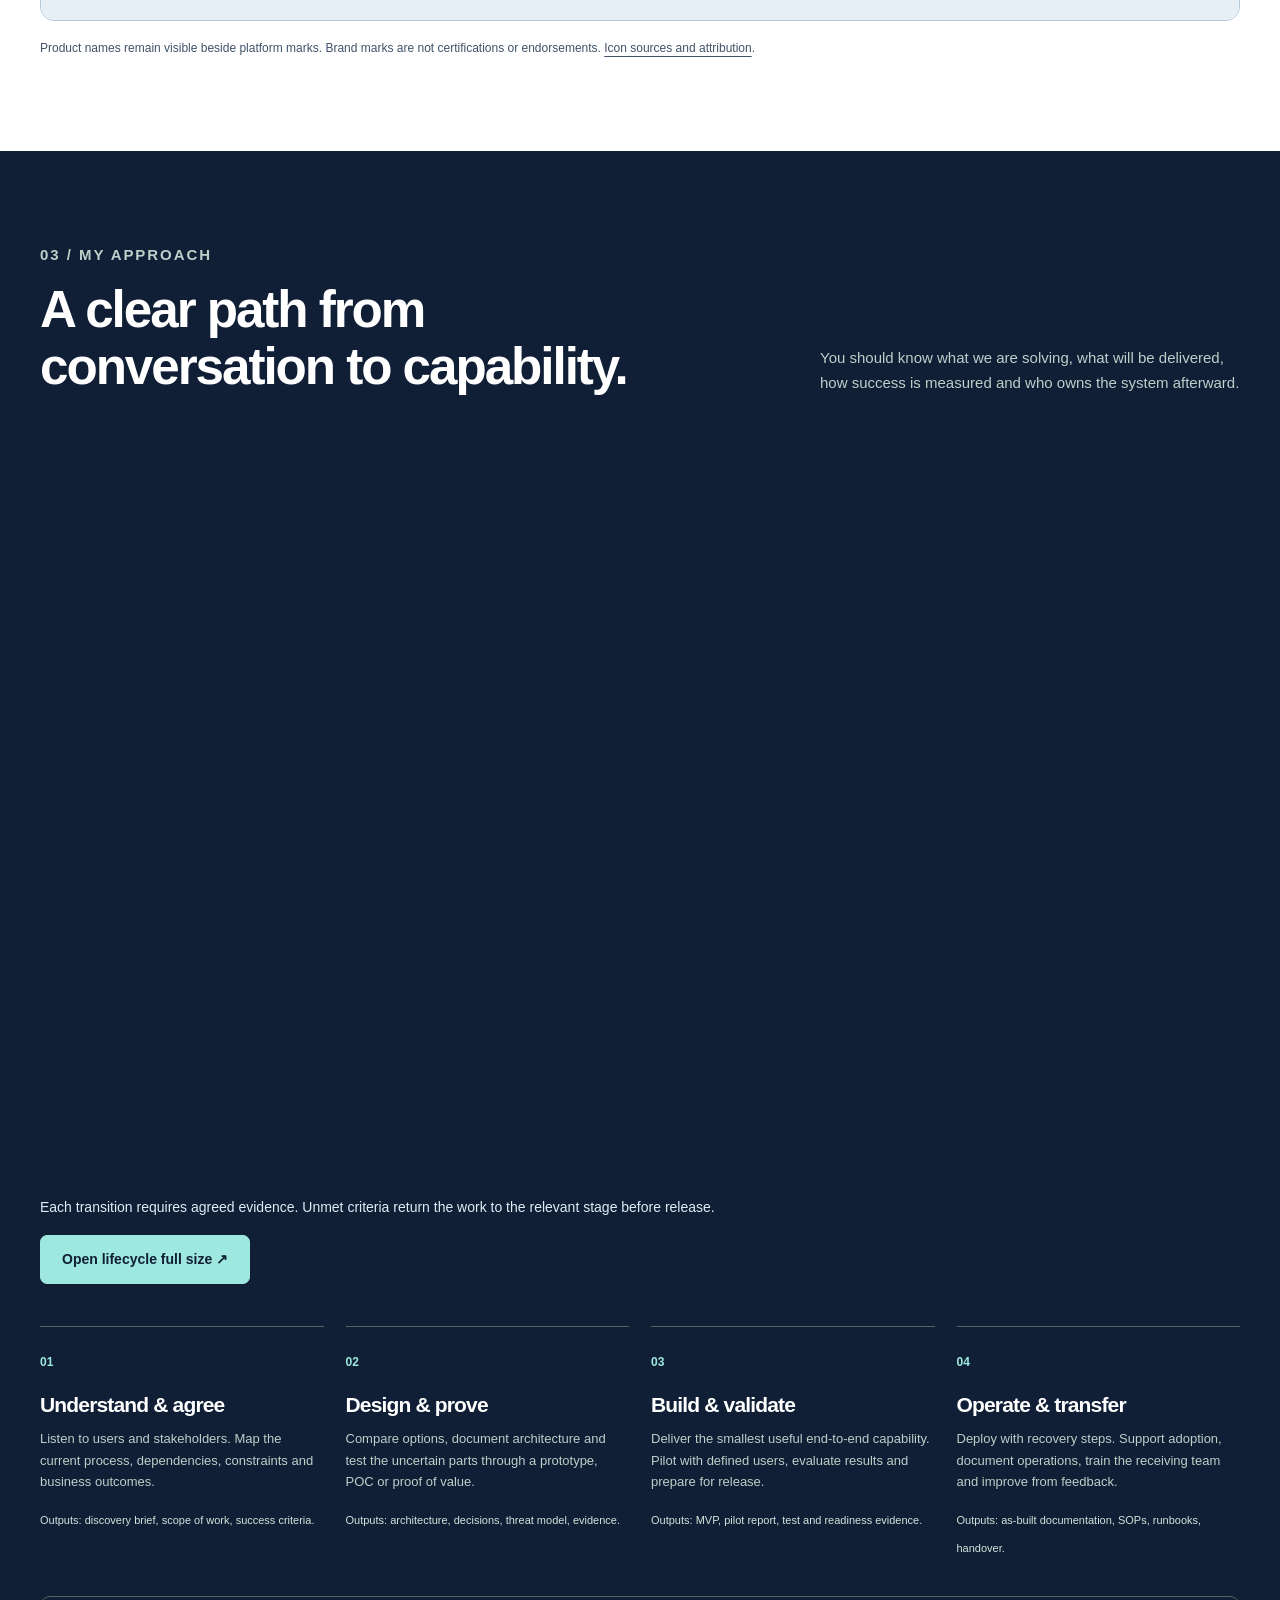
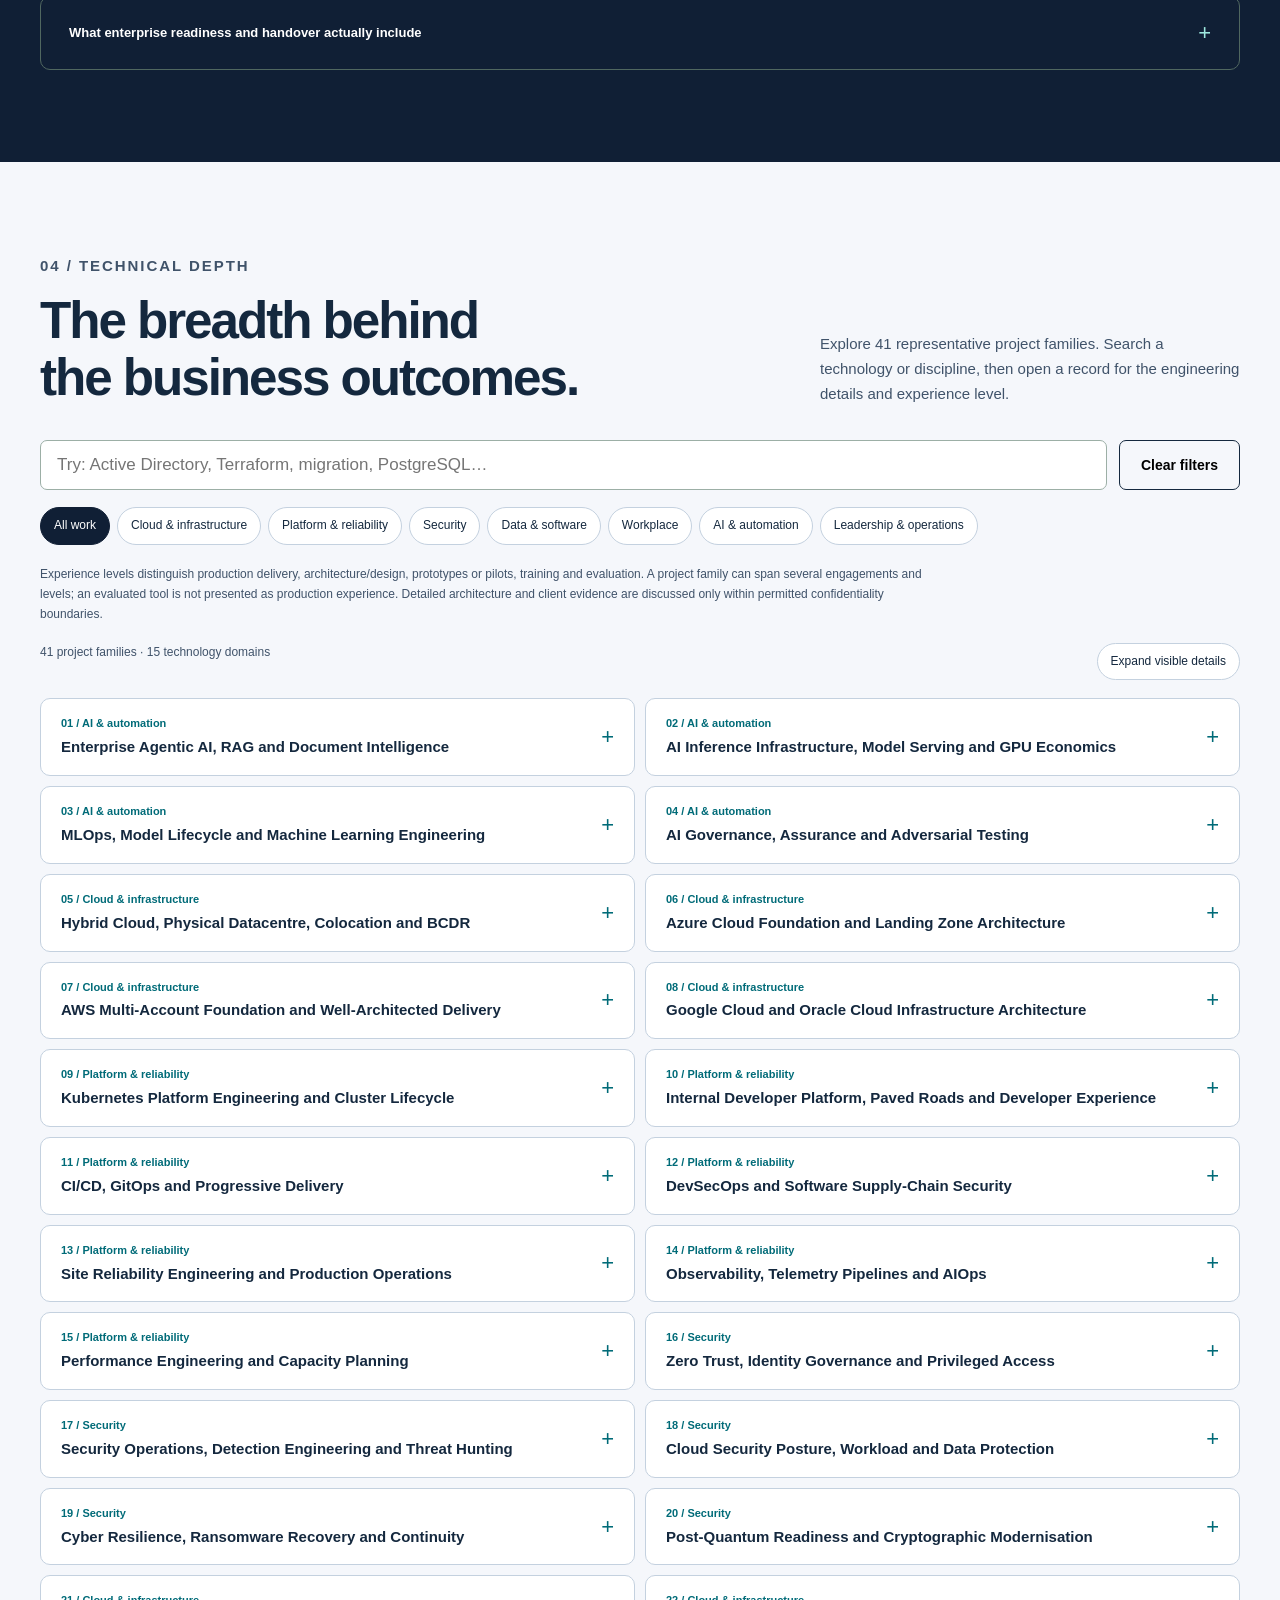
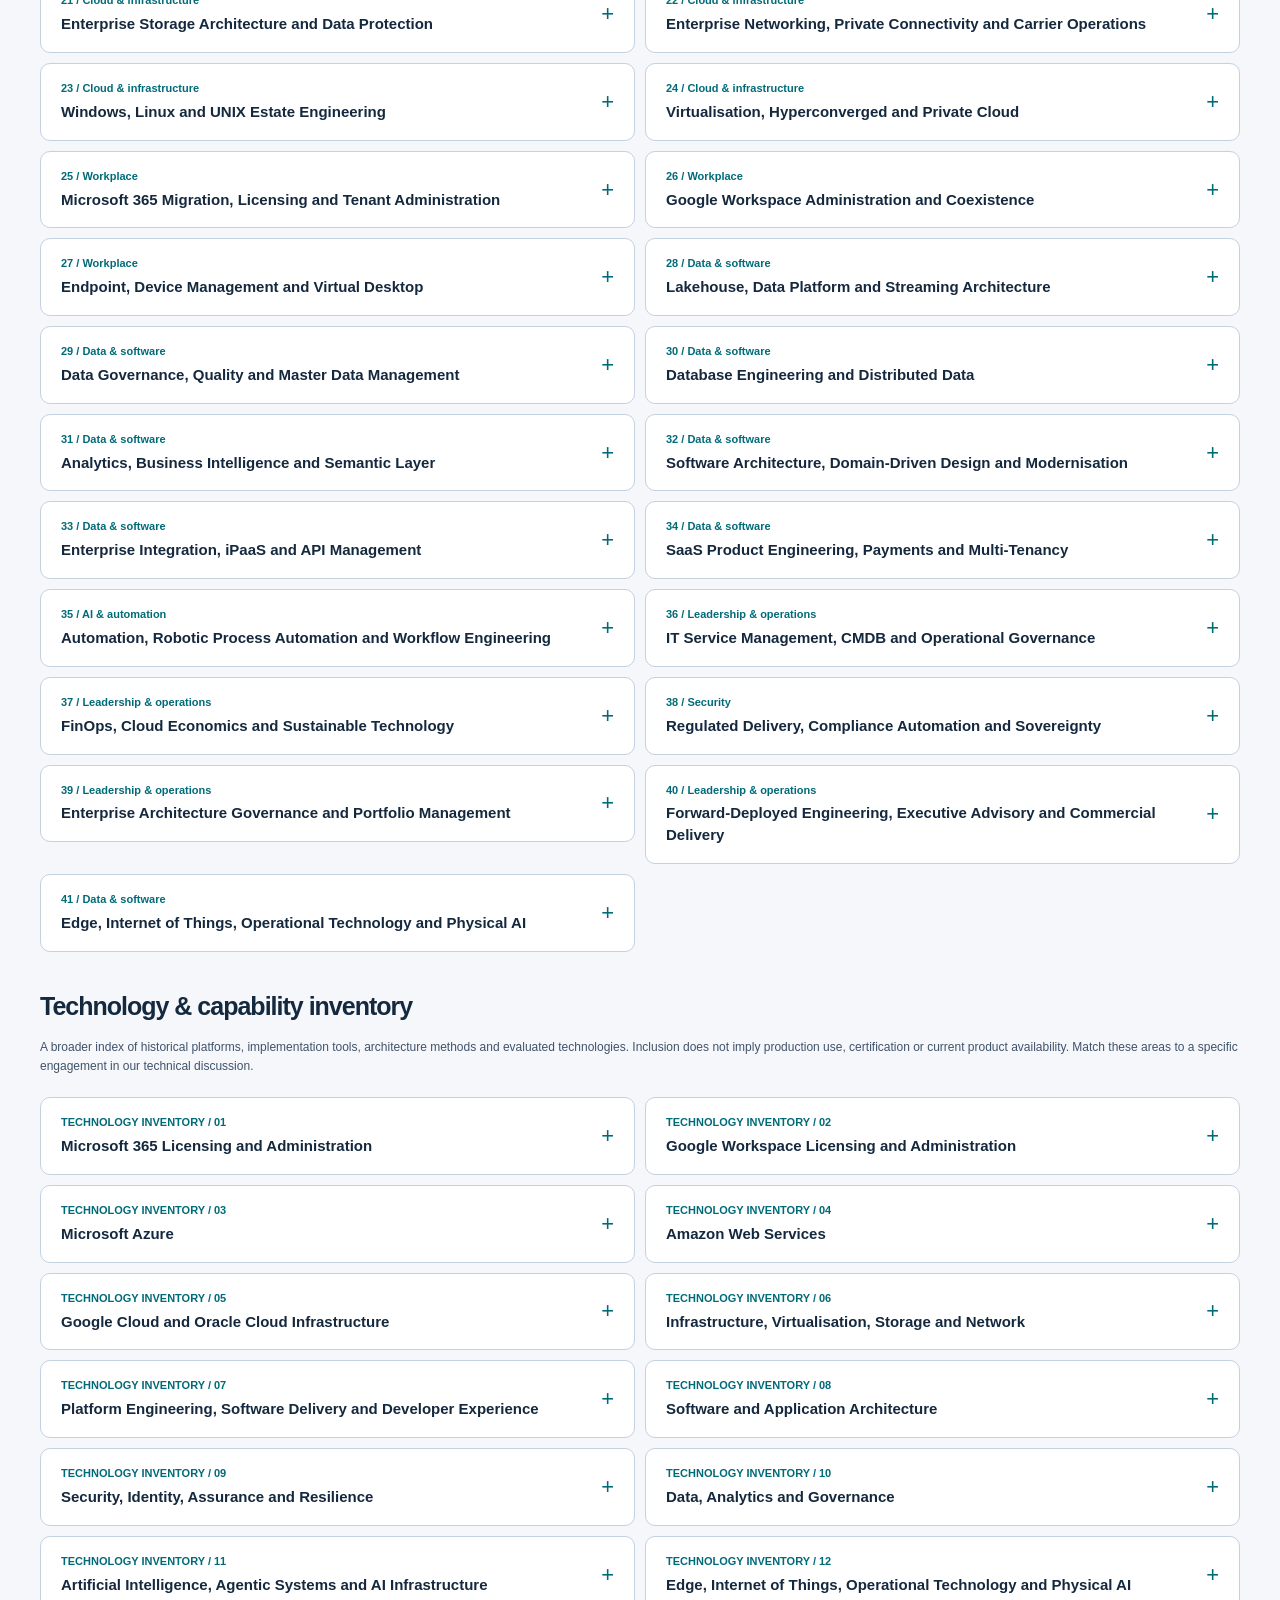
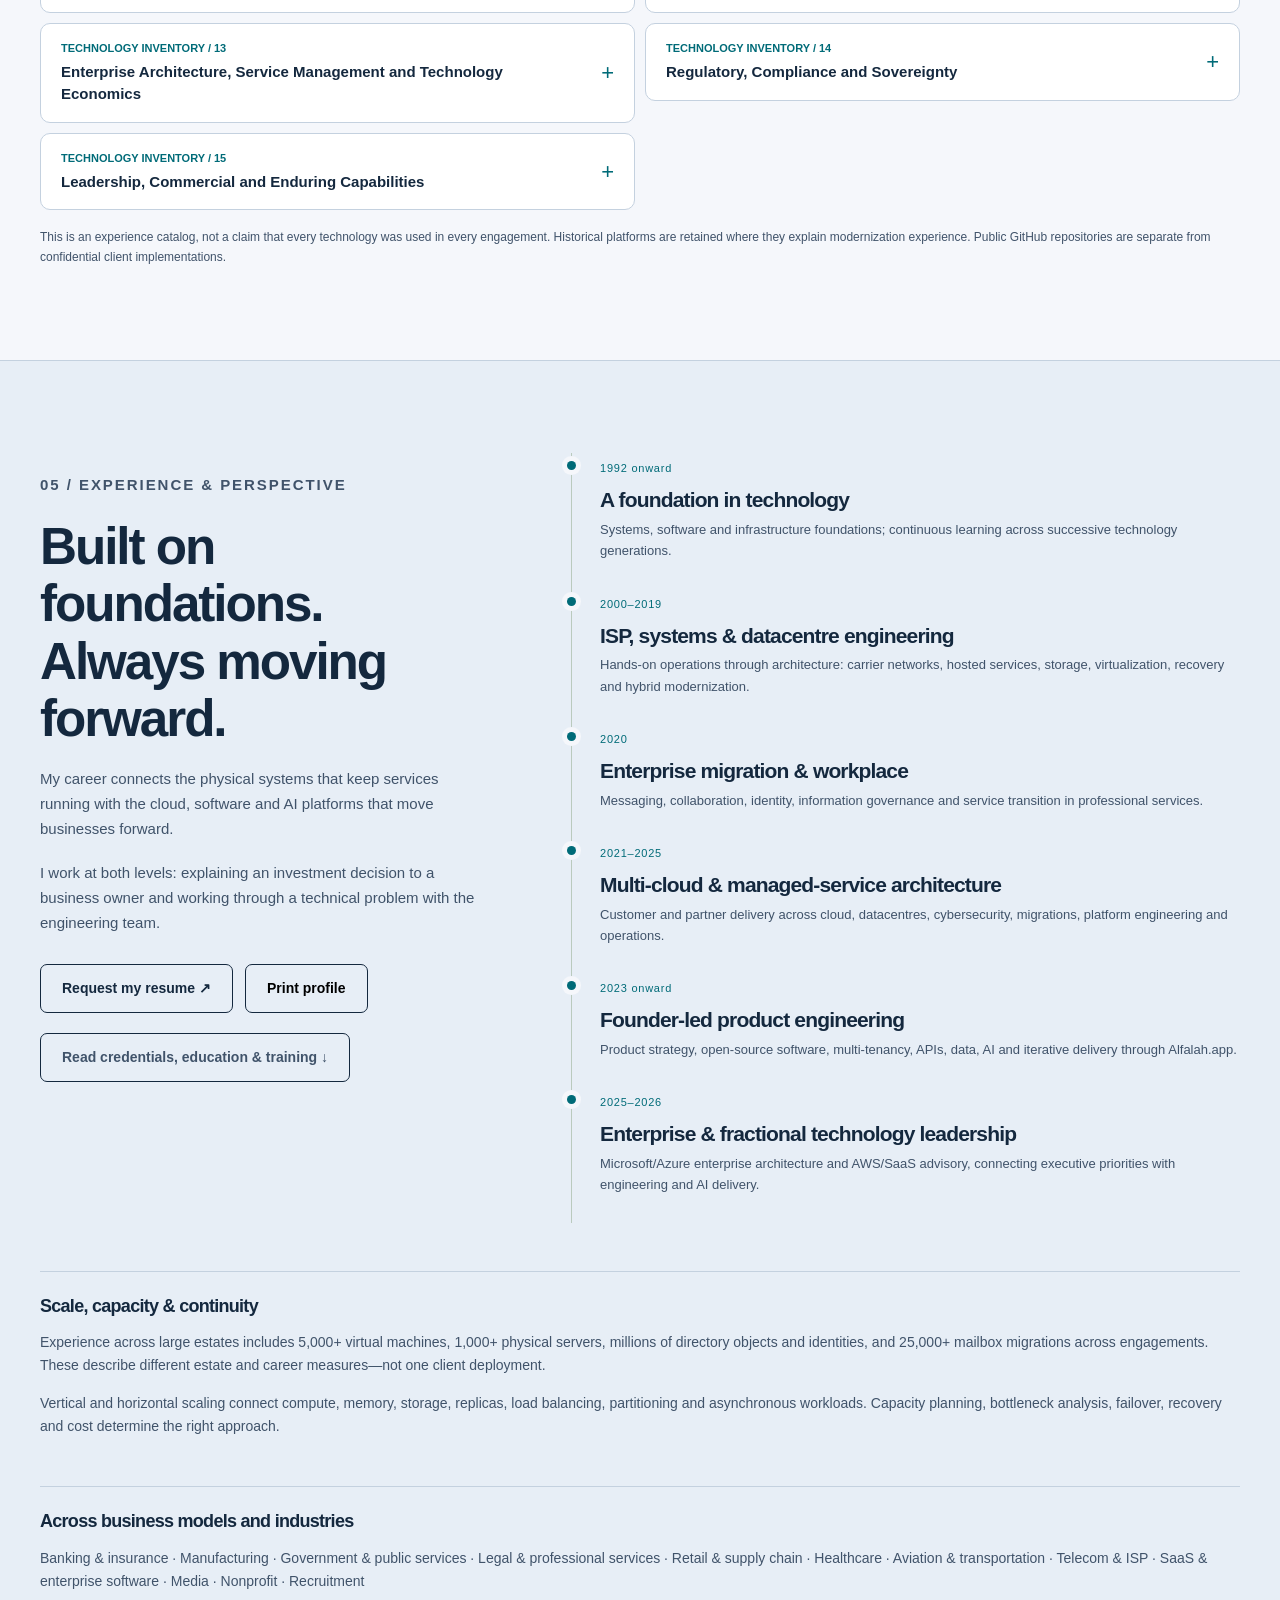
<file: solutions/sol-02-aws-bedrock.html>
<!doctype html><html lang="en"><head><meta charset="utf-8"><meta name="viewport" content="width=device-width,initial-scale=1"><meta http-equiv="refresh" content="0;url=../index.html#case-02"><link rel="canonical" href="https://shahzadms7.github.io/"><title>Shahzad MS — Portfolio updated</title></head><body><p>This case is now part of the complete portfolio. <a href="../index.html#case-02">View the updated portfolio</a>.</p></body></html>
</file>
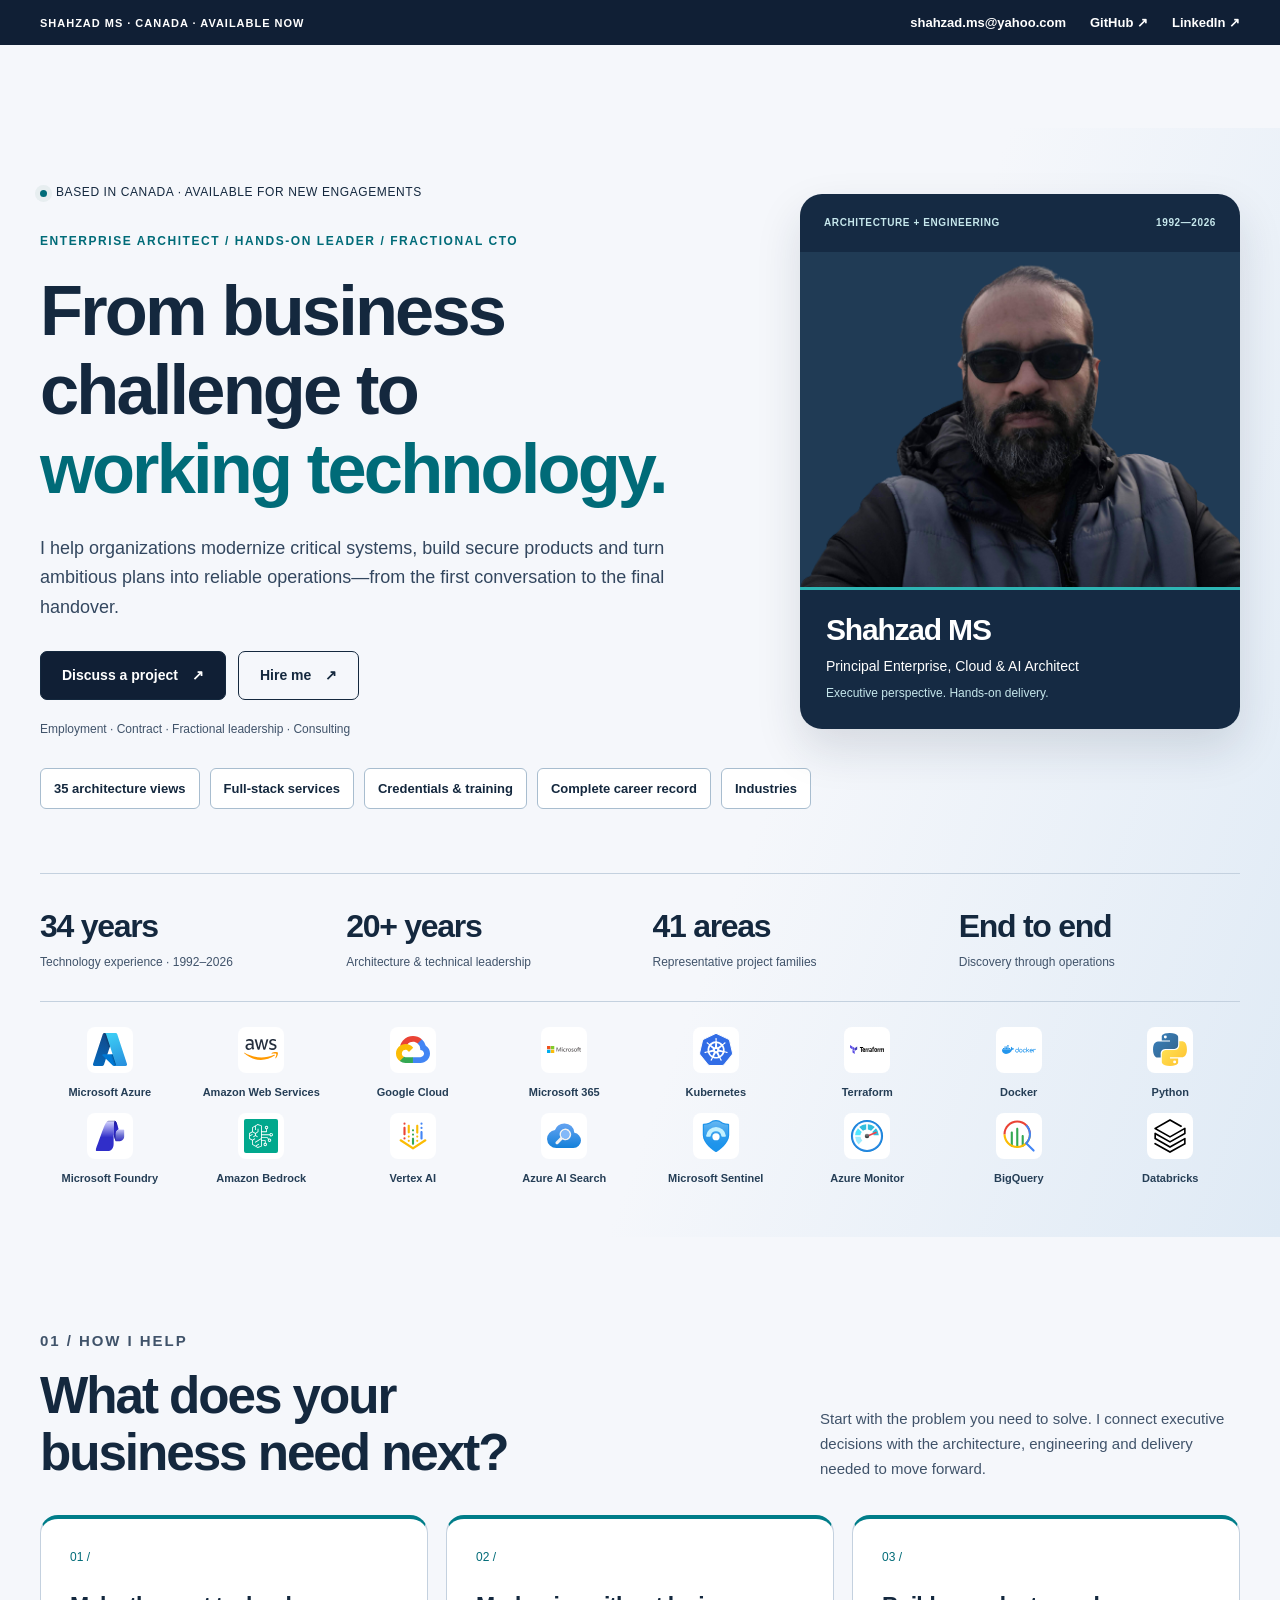
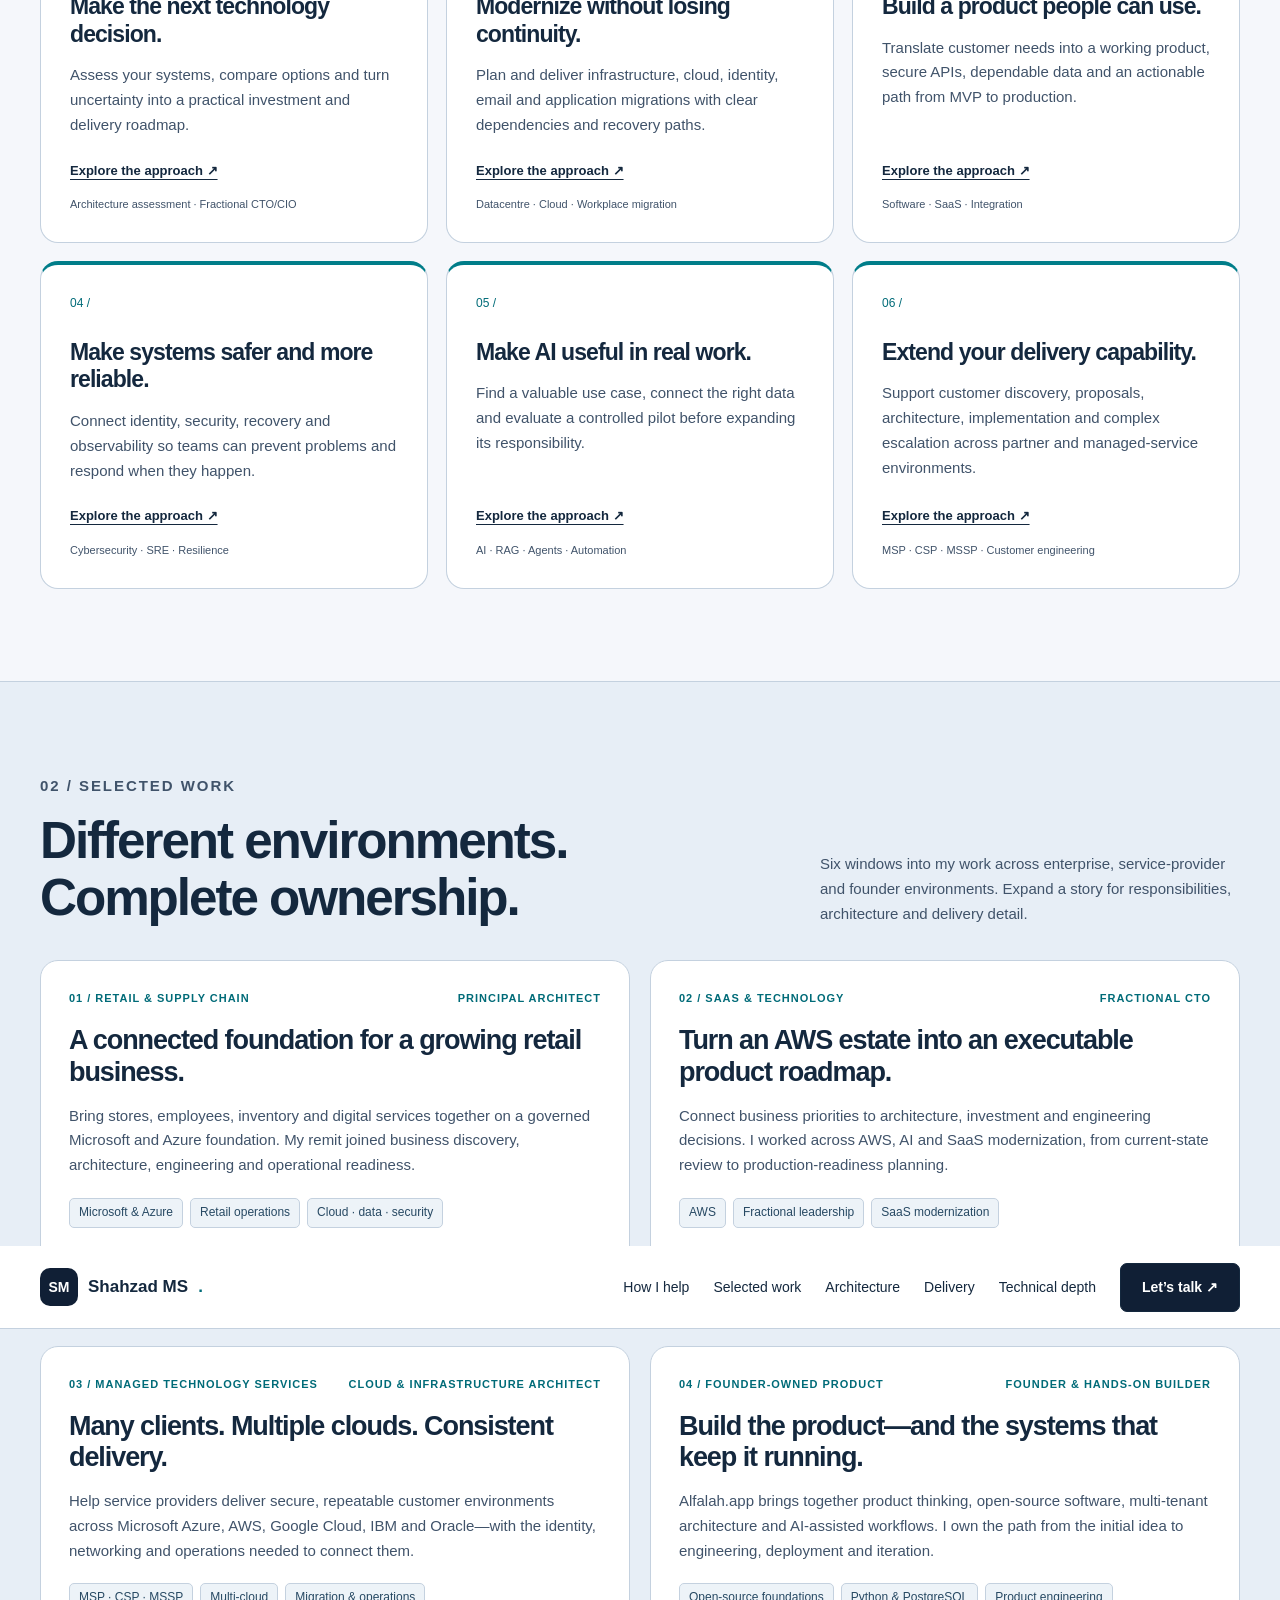
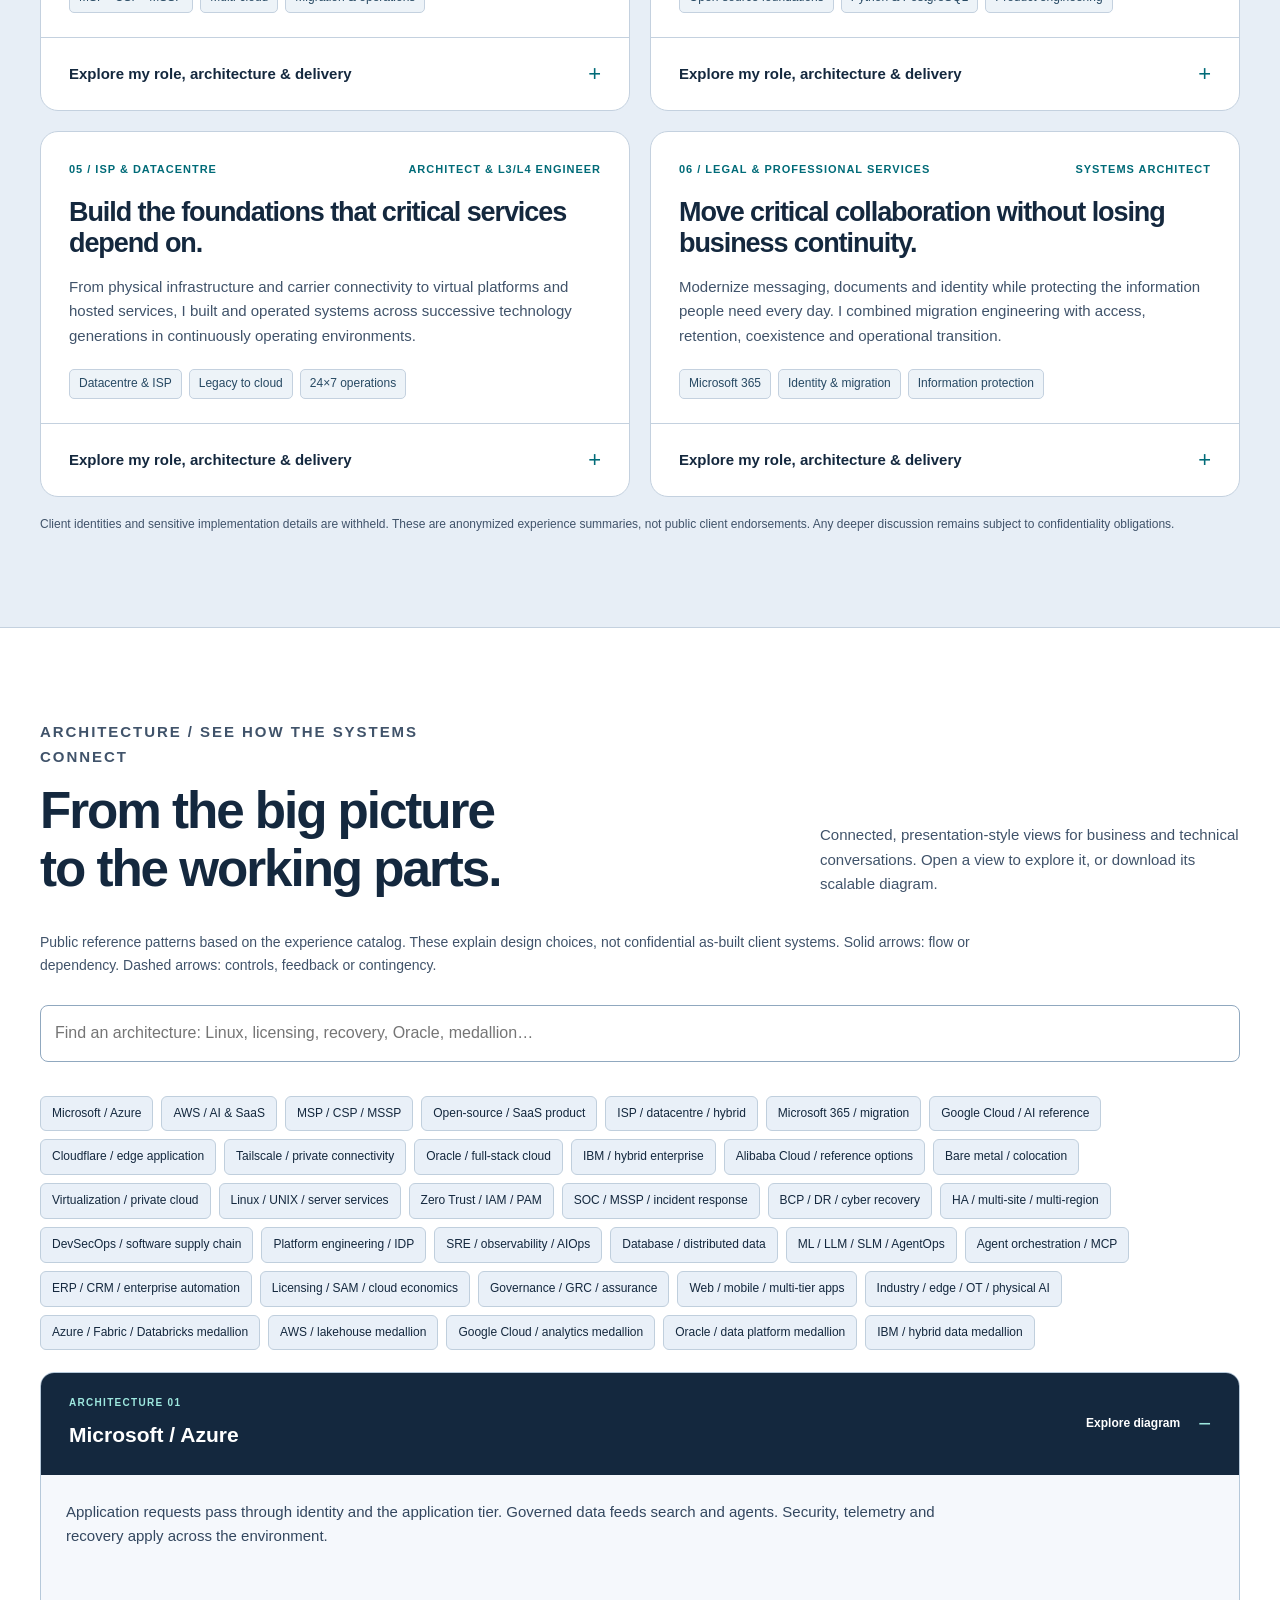
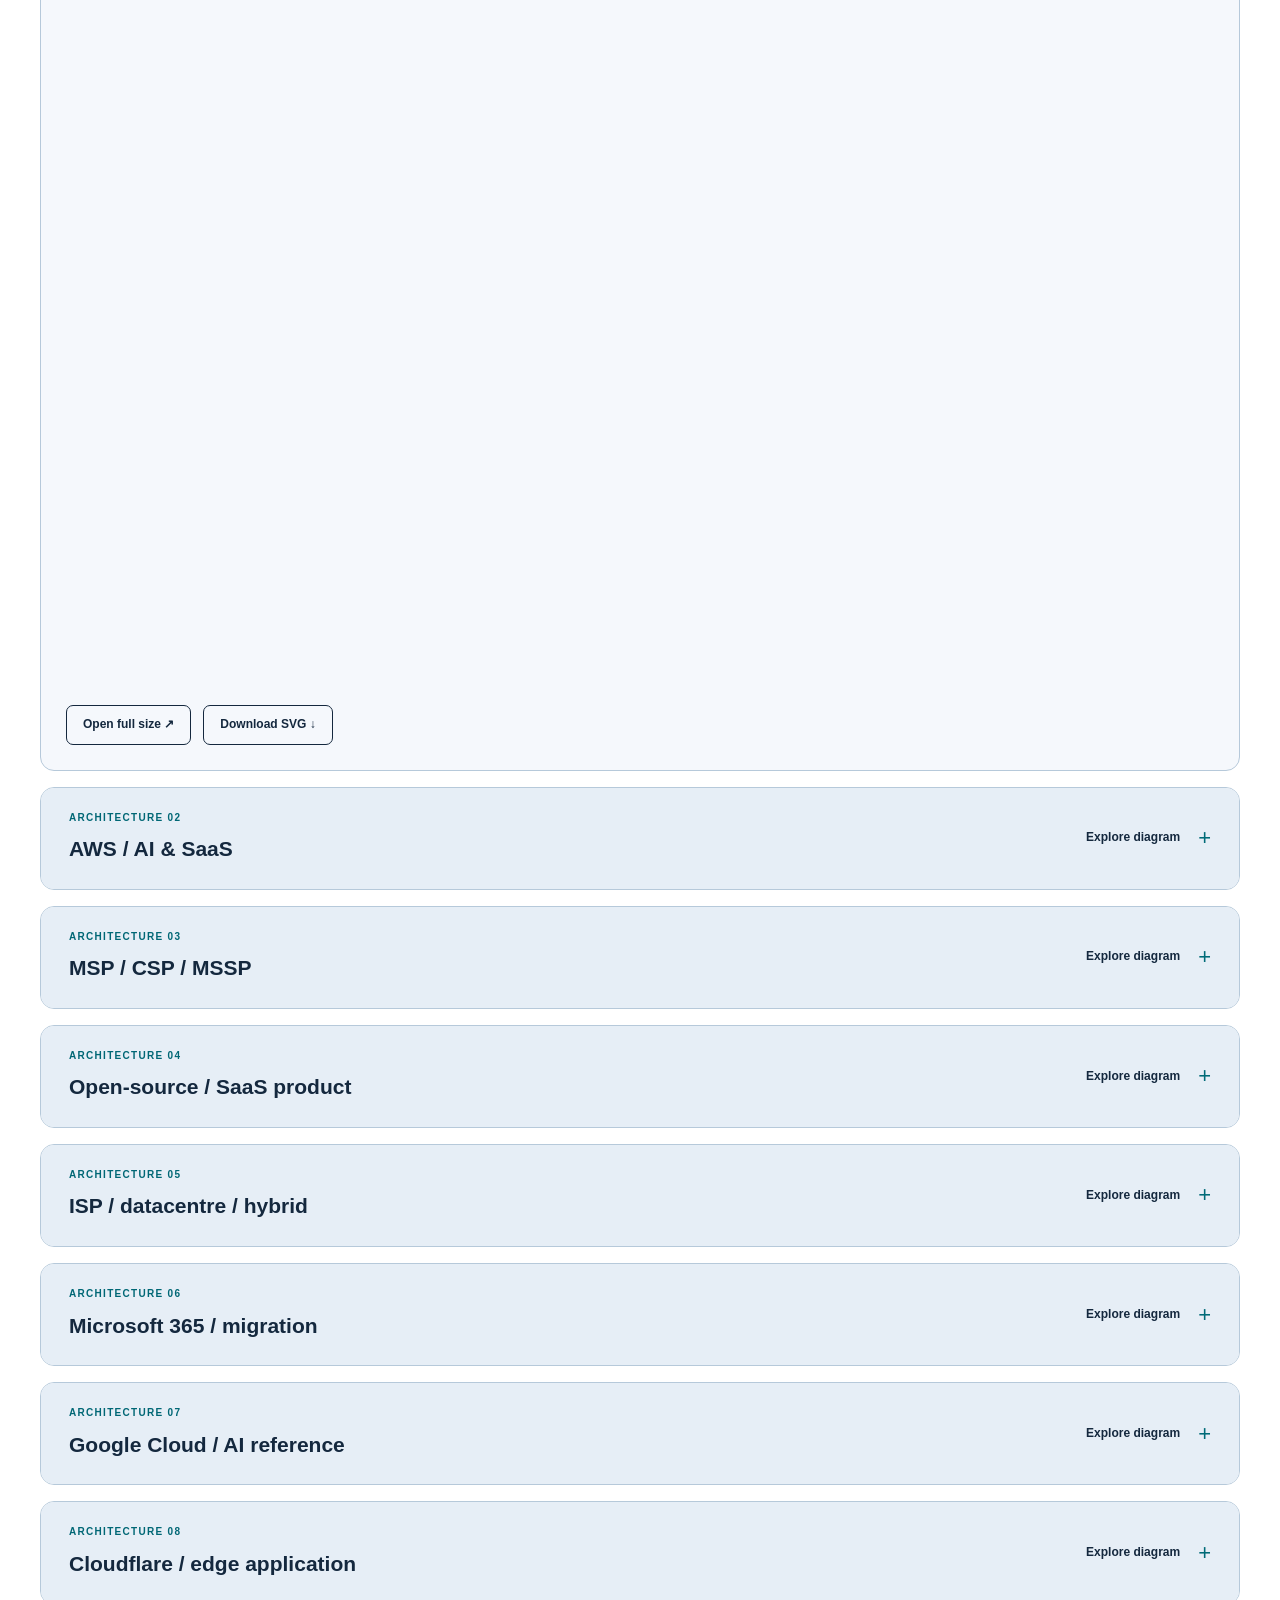
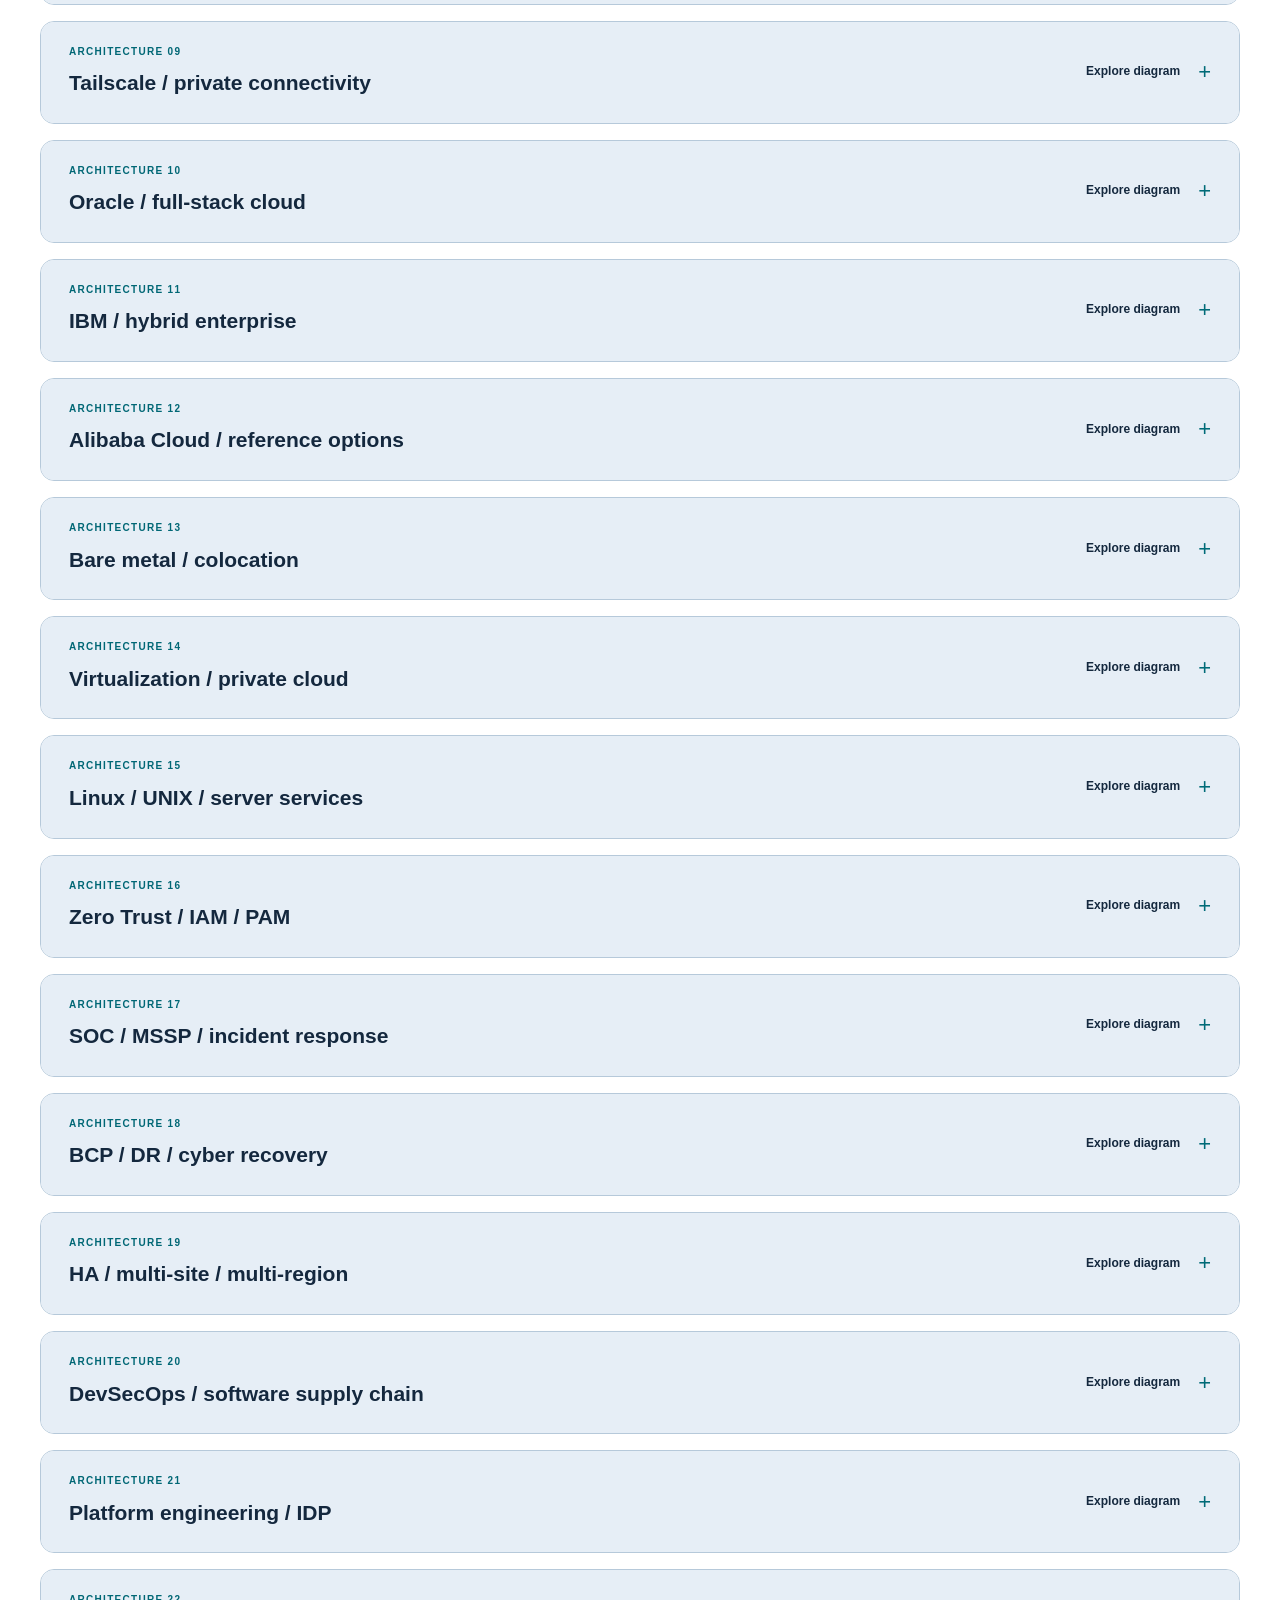
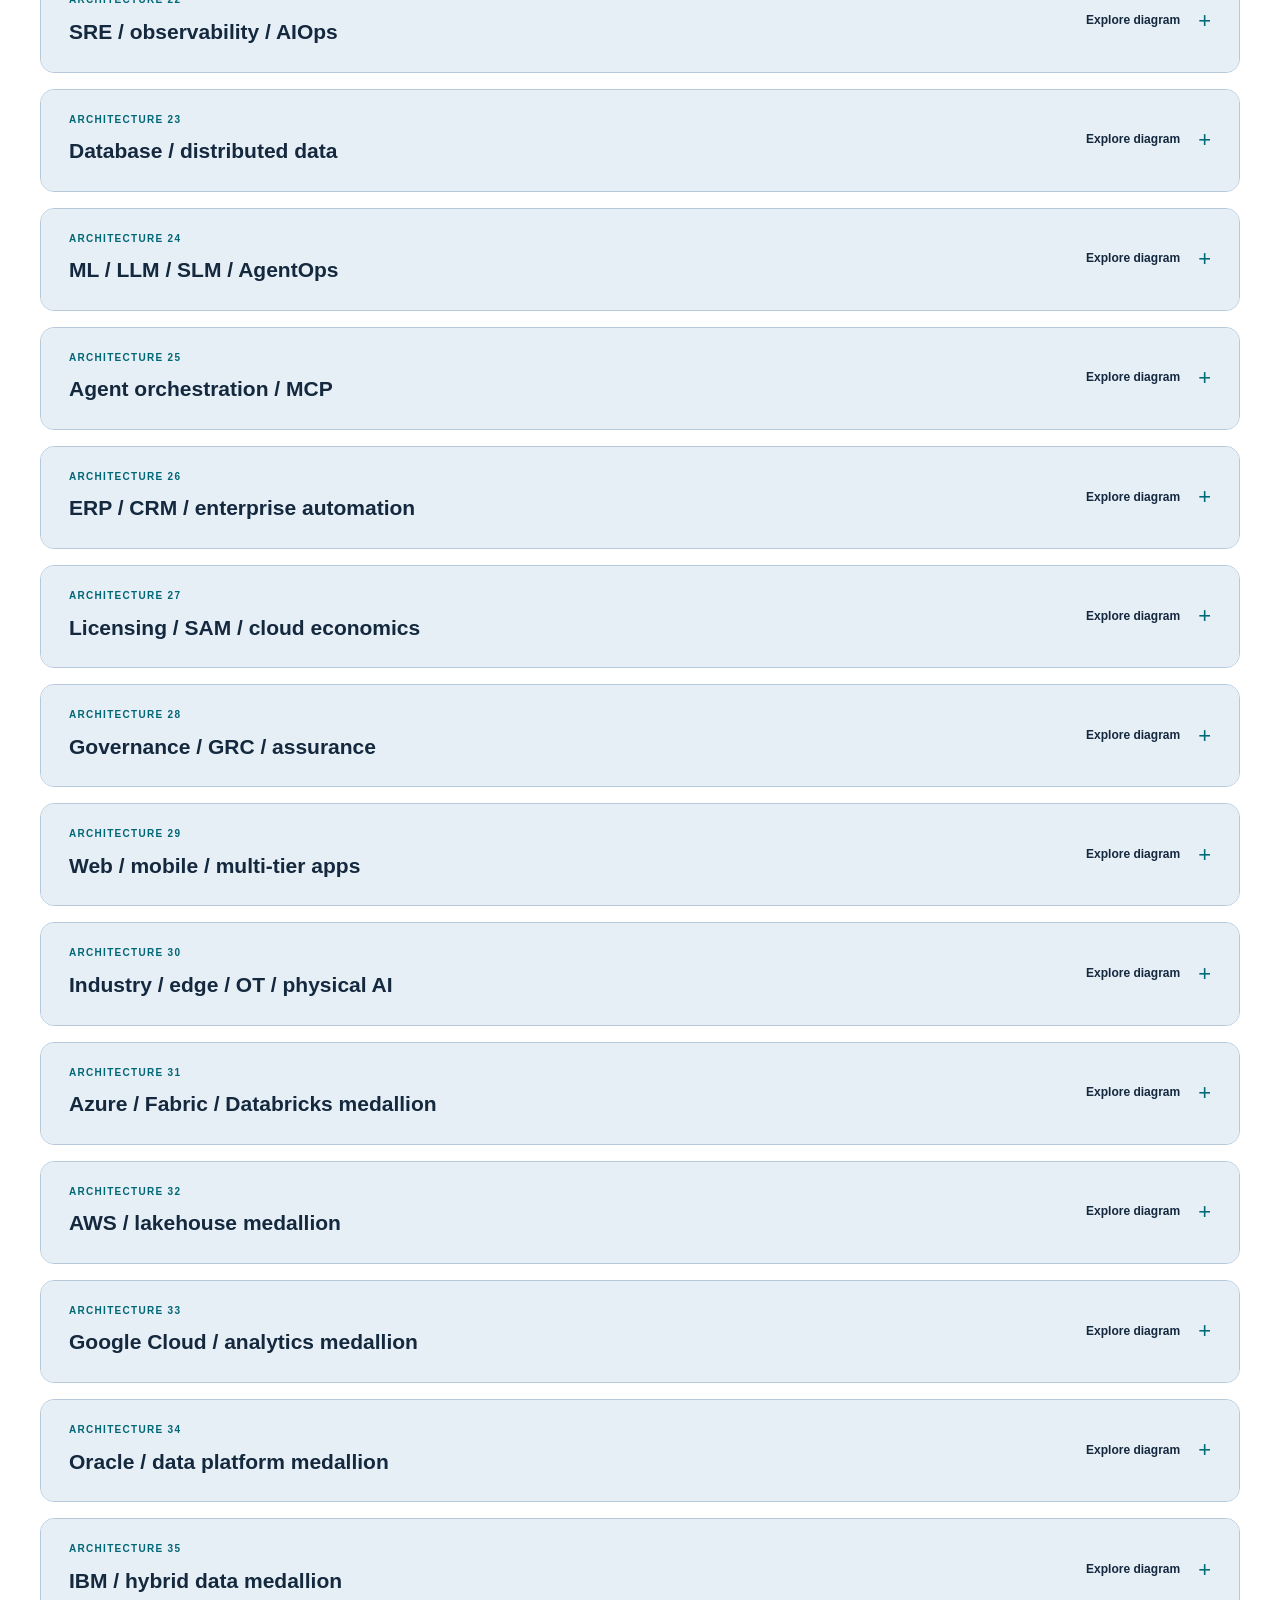
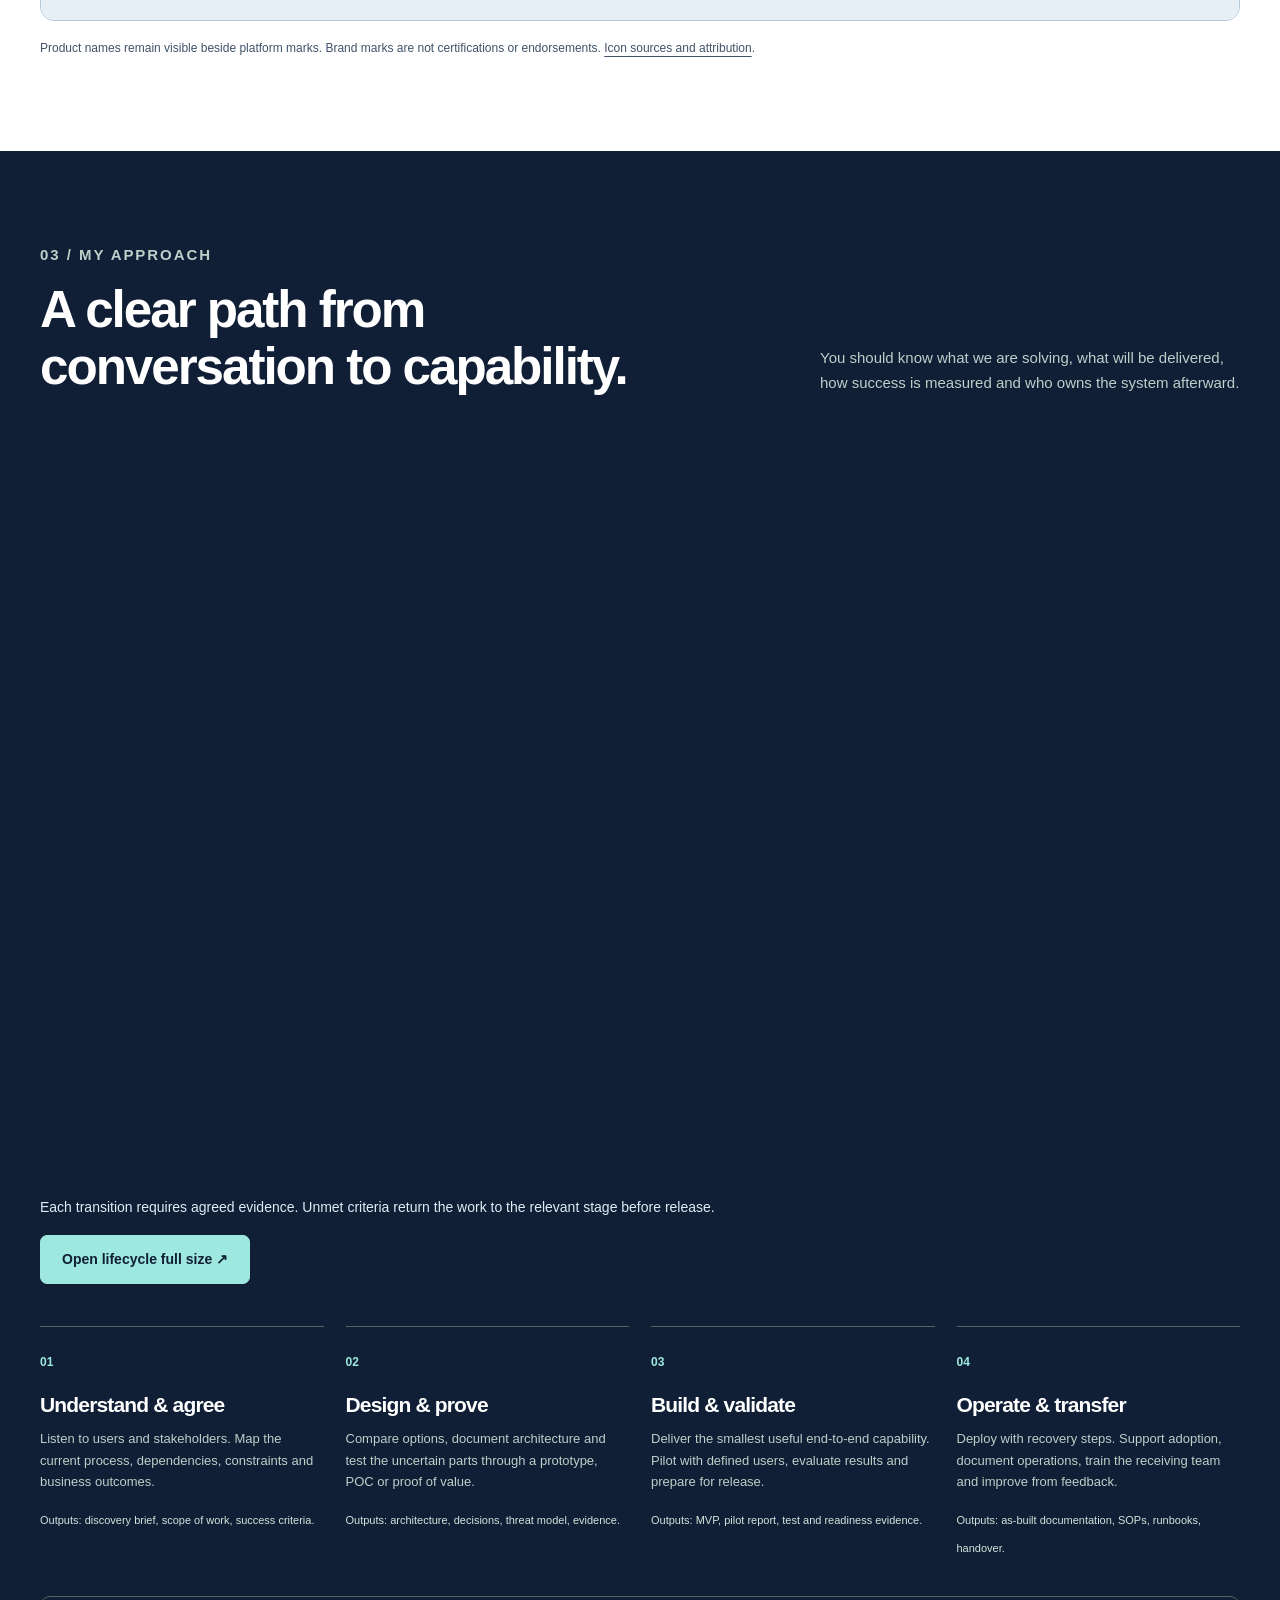
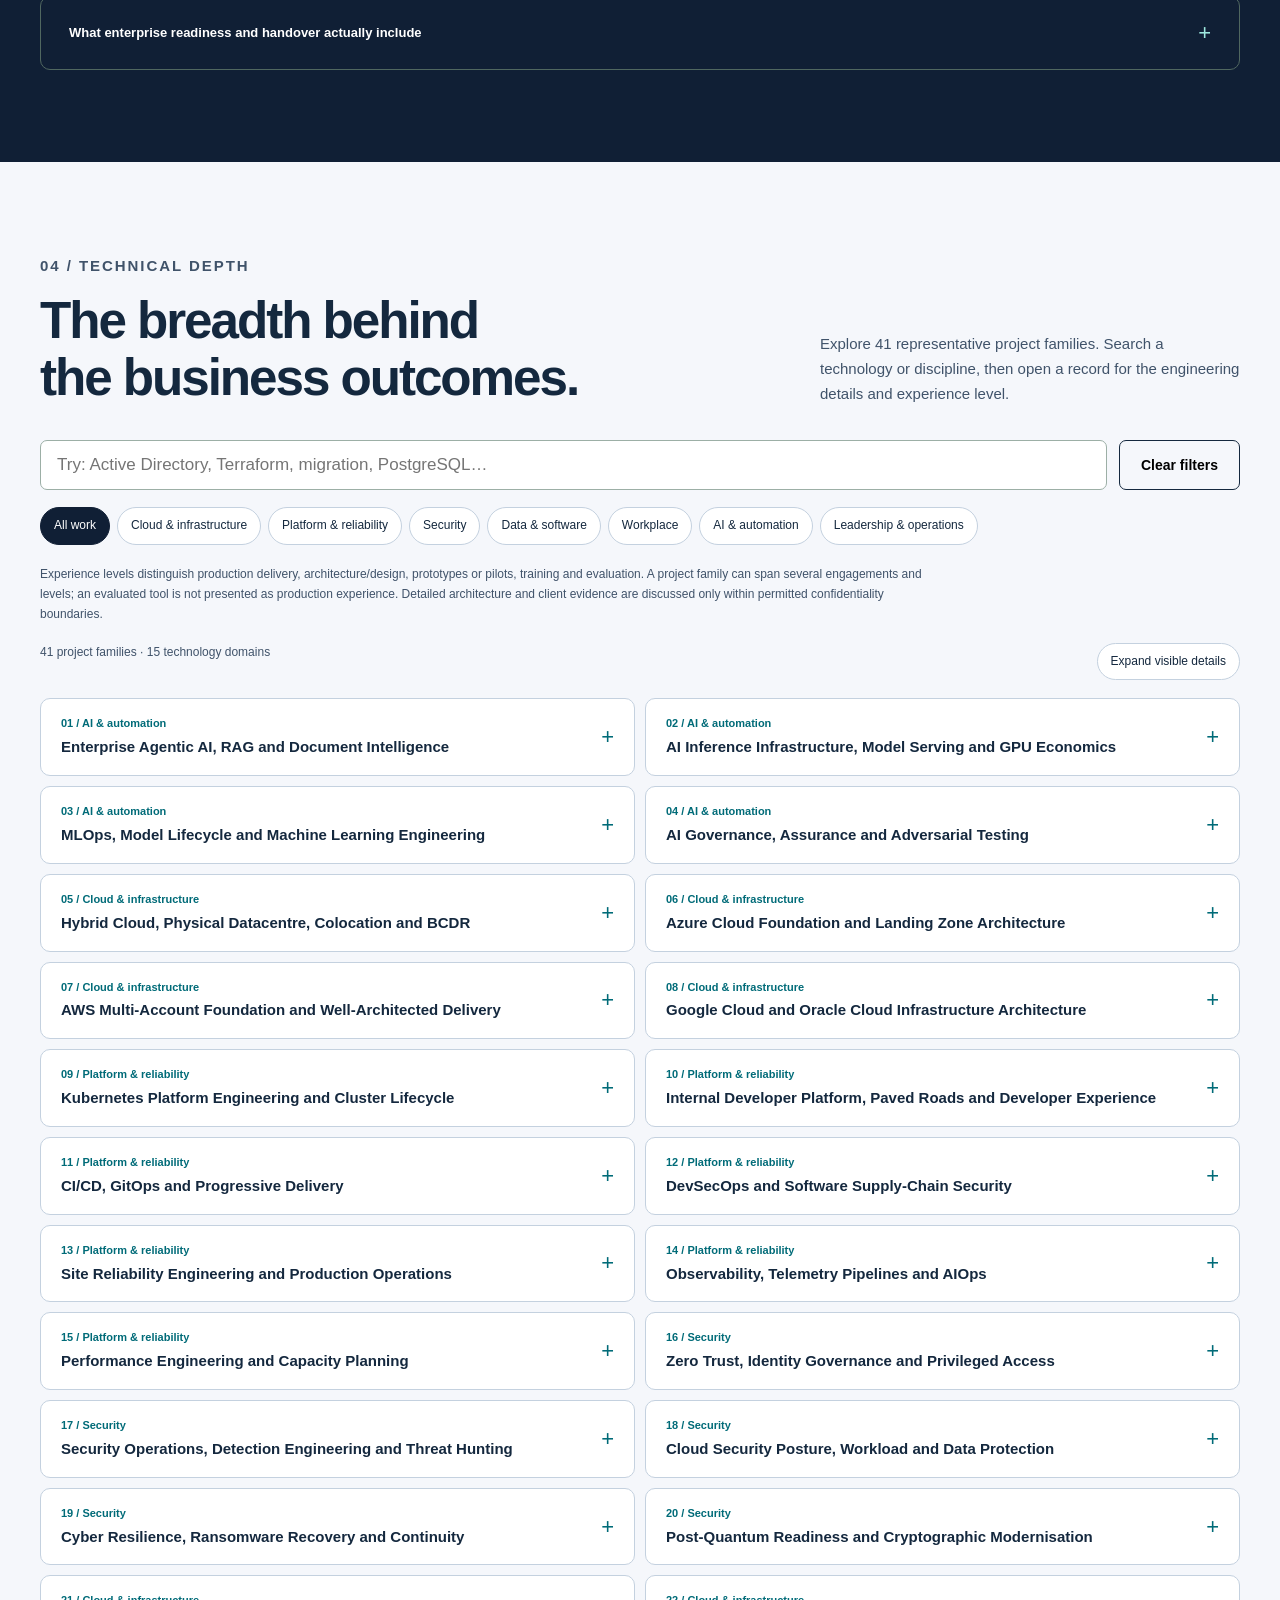
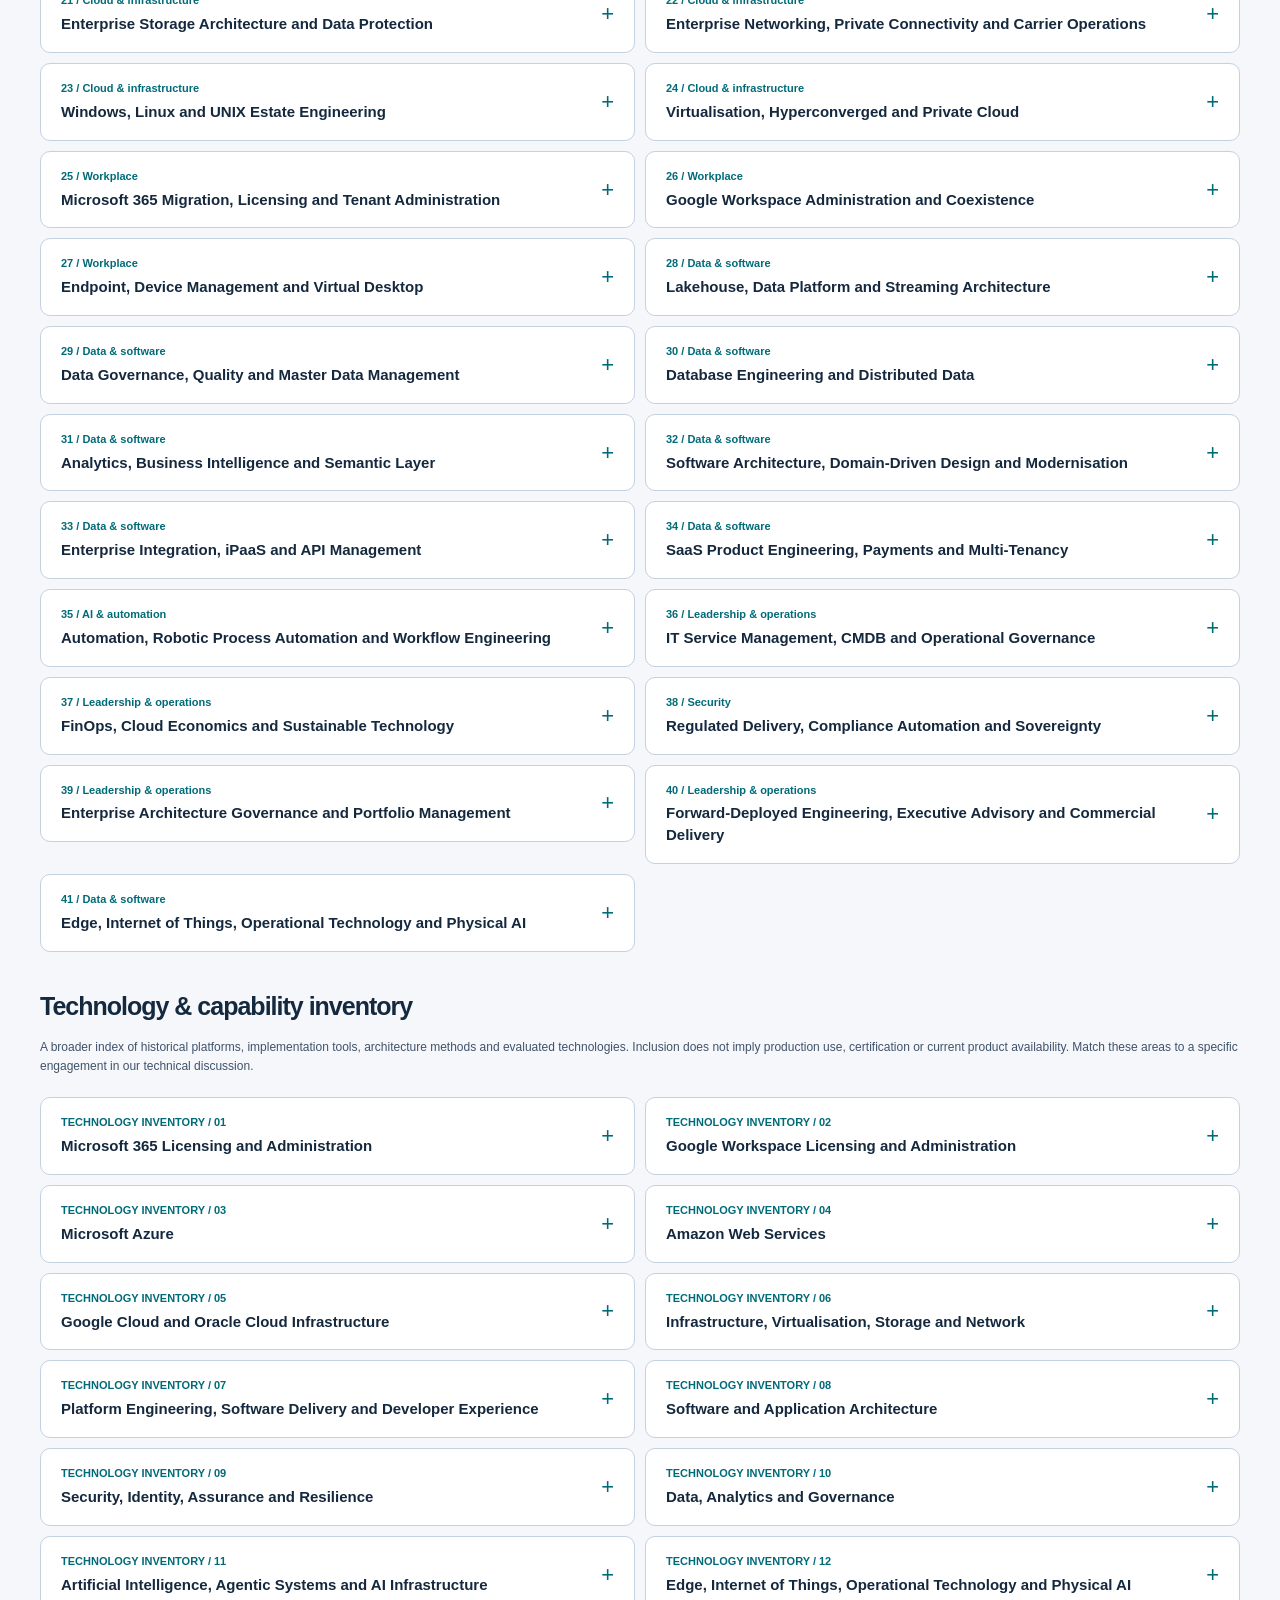
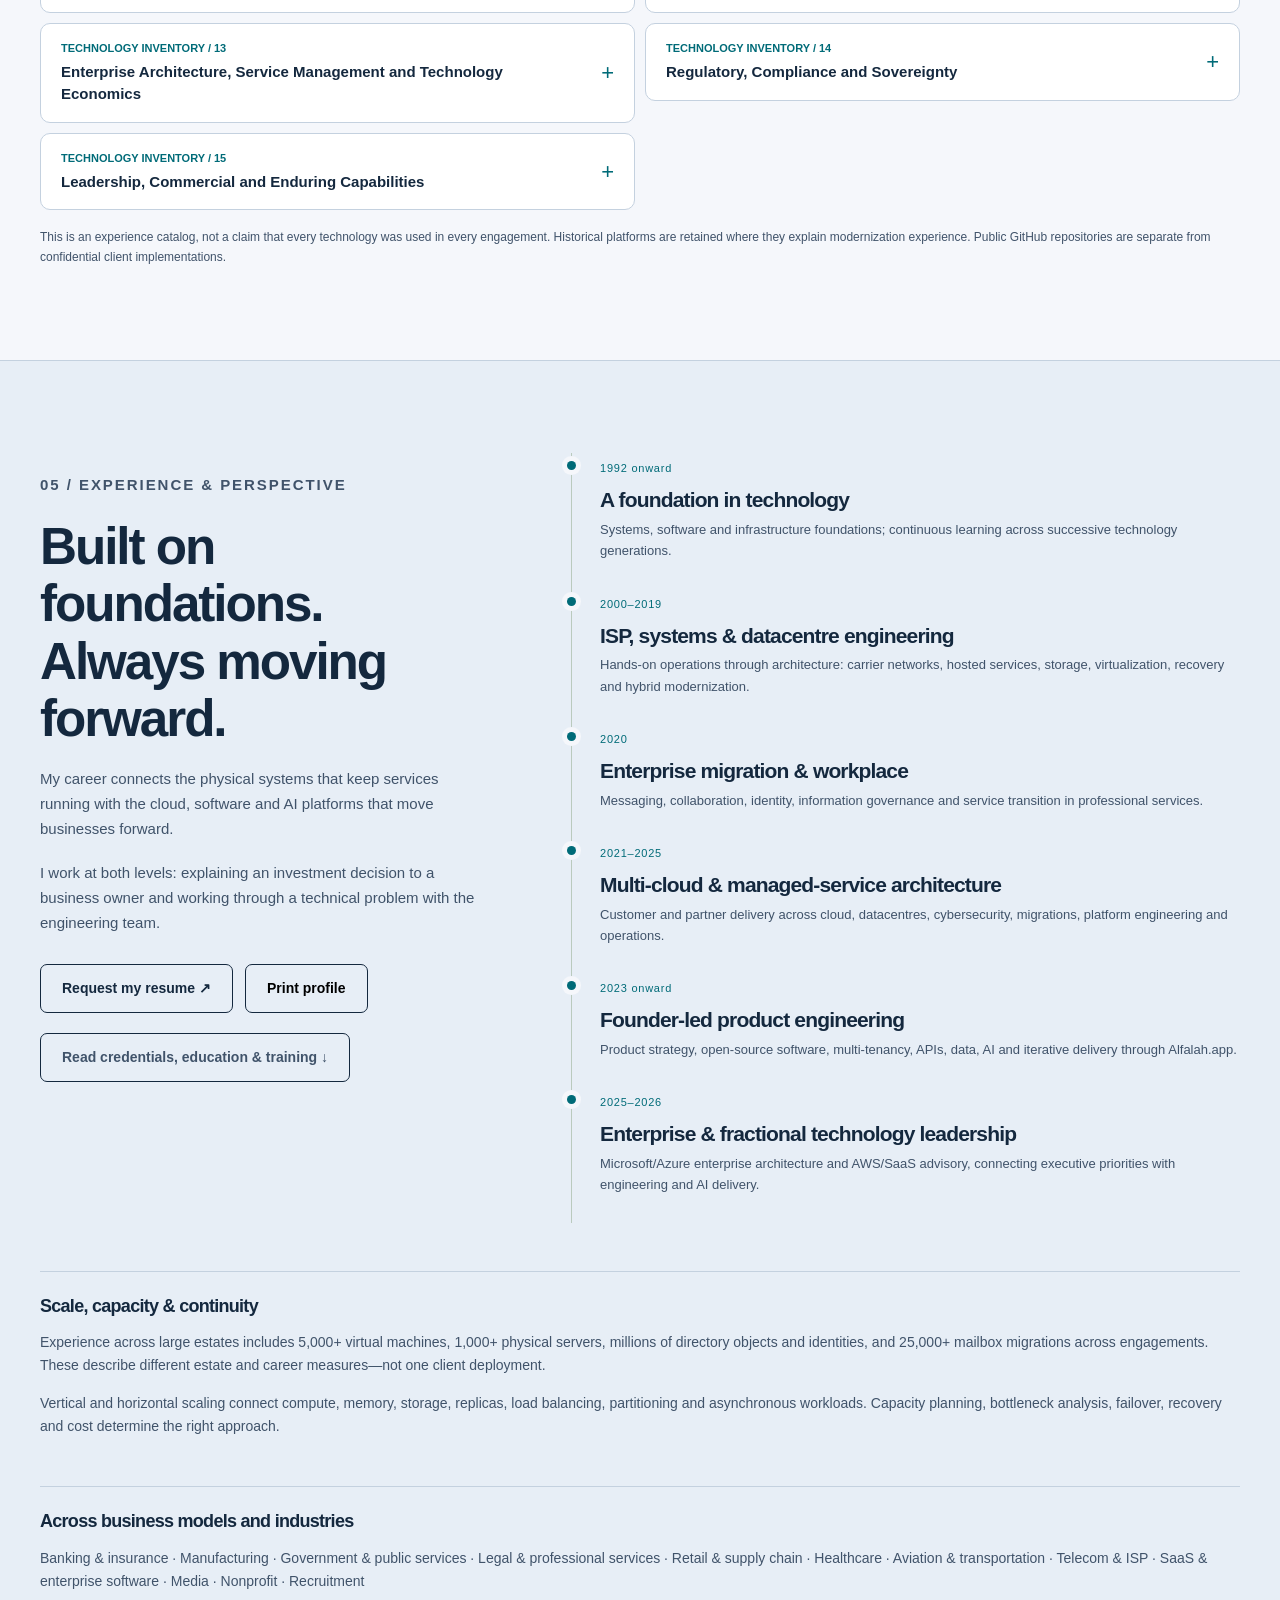
<file: solutions/sol-03-gcp-gemini.html>
<!doctype html><html lang="en"><head><meta charset="utf-8"><meta name="viewport" content="width=device-width,initial-scale=1"><meta http-equiv="refresh" content="0;url=../index.html#case-03"><link rel="canonical" href="https://shahzadms7.github.io/"><title>Shahzad MS — Portfolio updated</title></head><body><p>This case is now part of the complete portfolio. <a href="../index.html#case-03">View the updated portfolio</a>.</p></body></html>
</file>
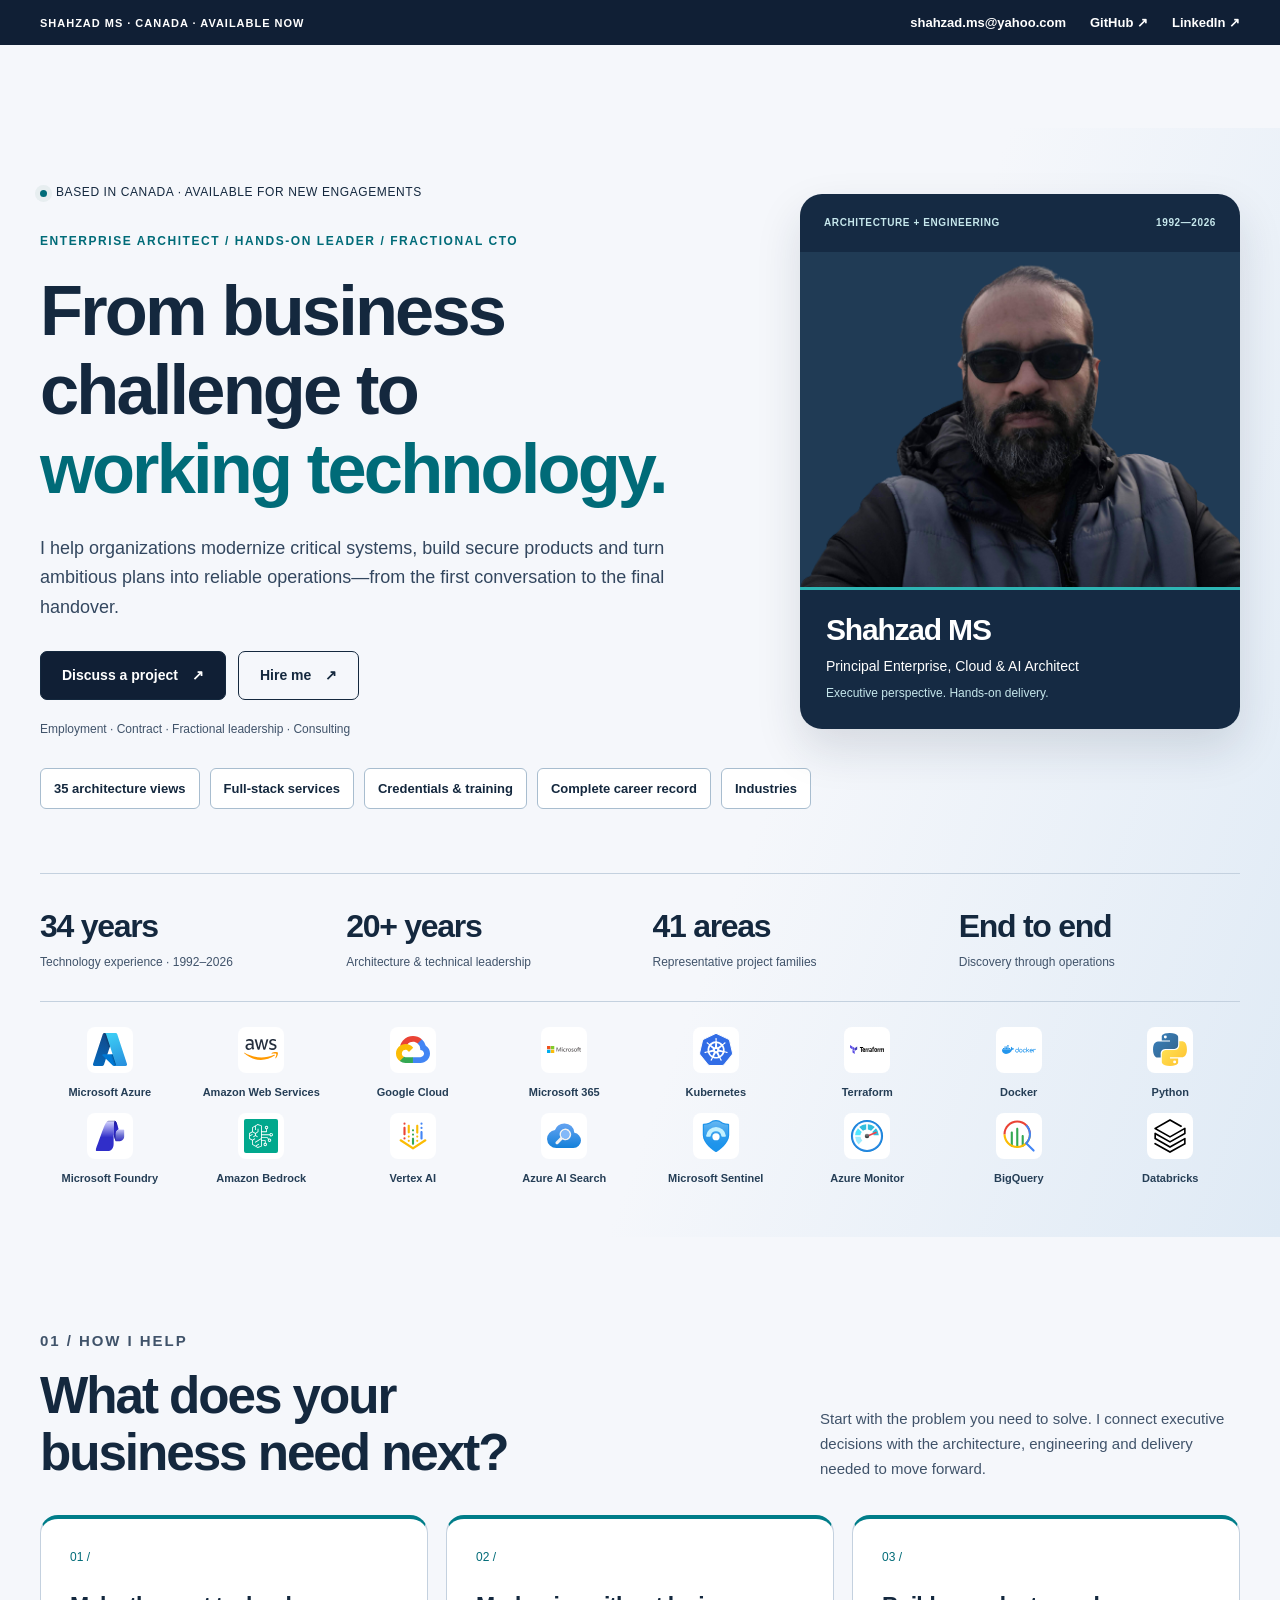
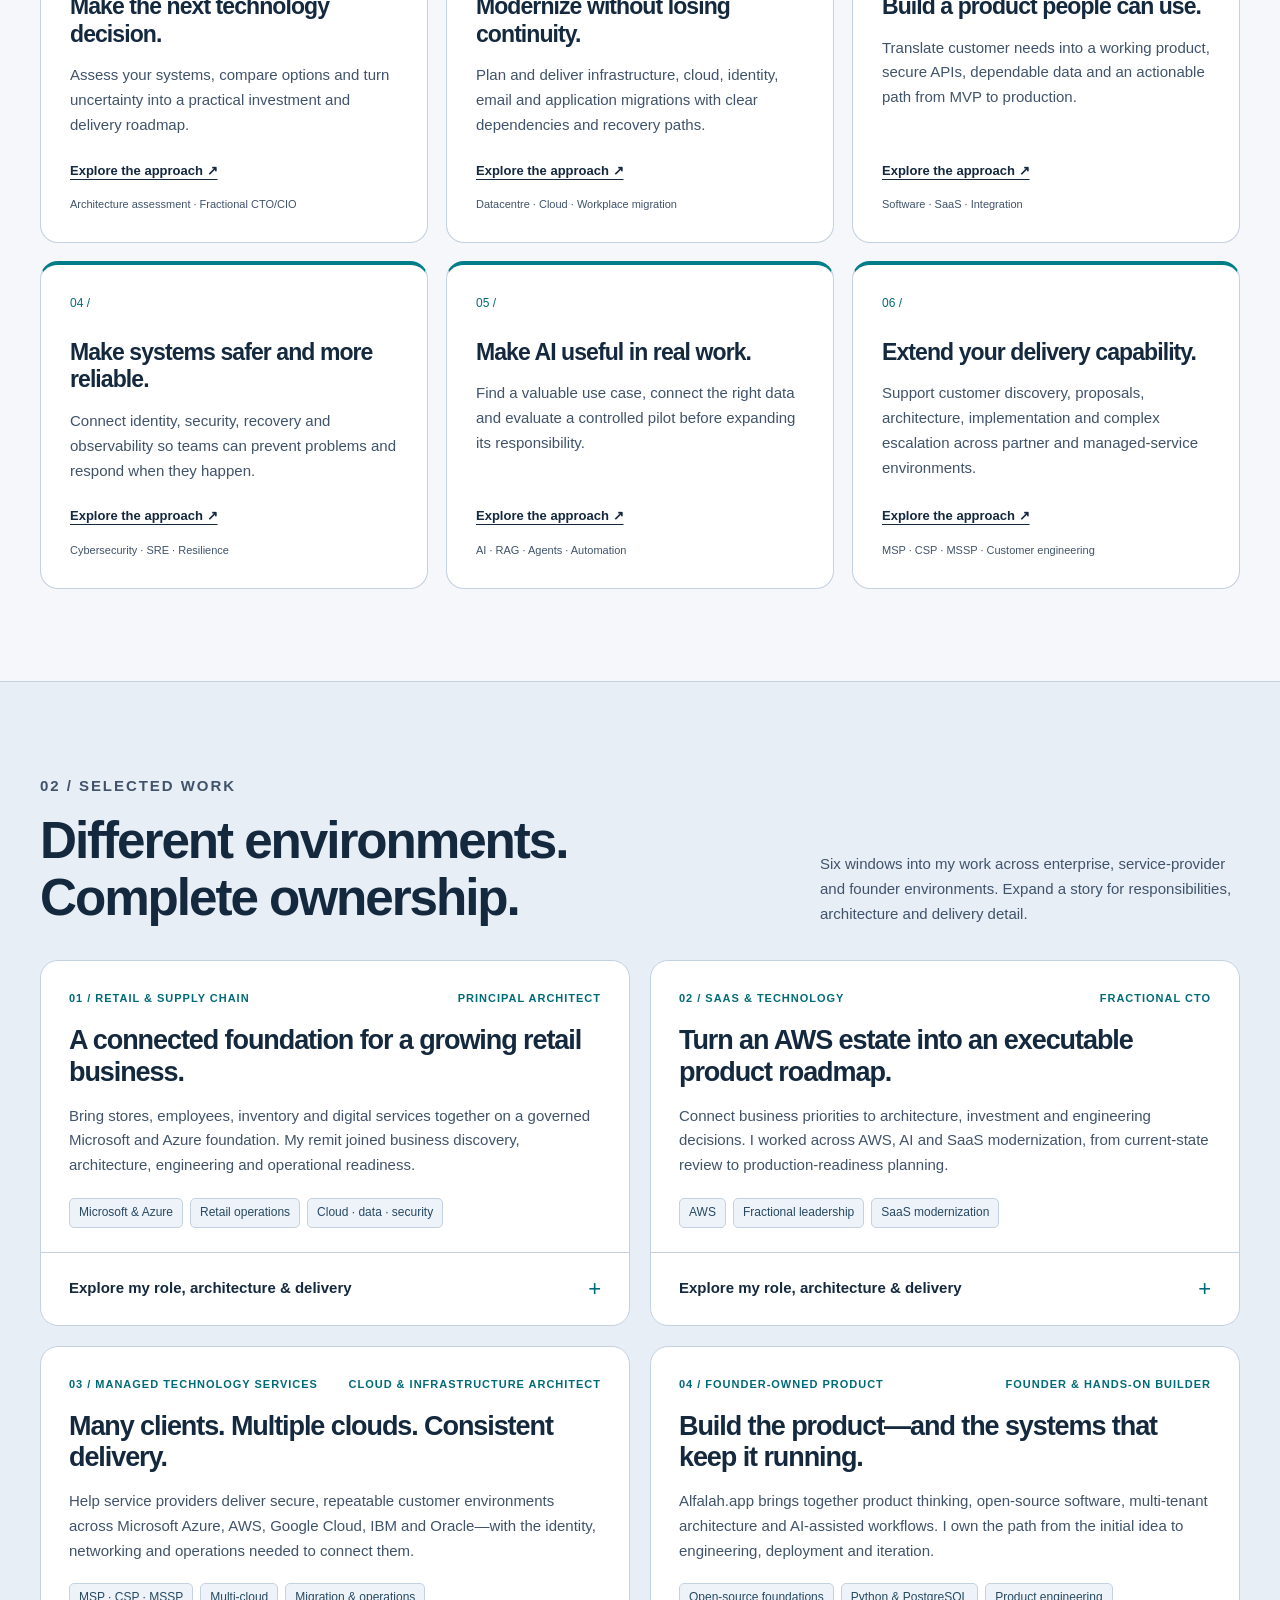
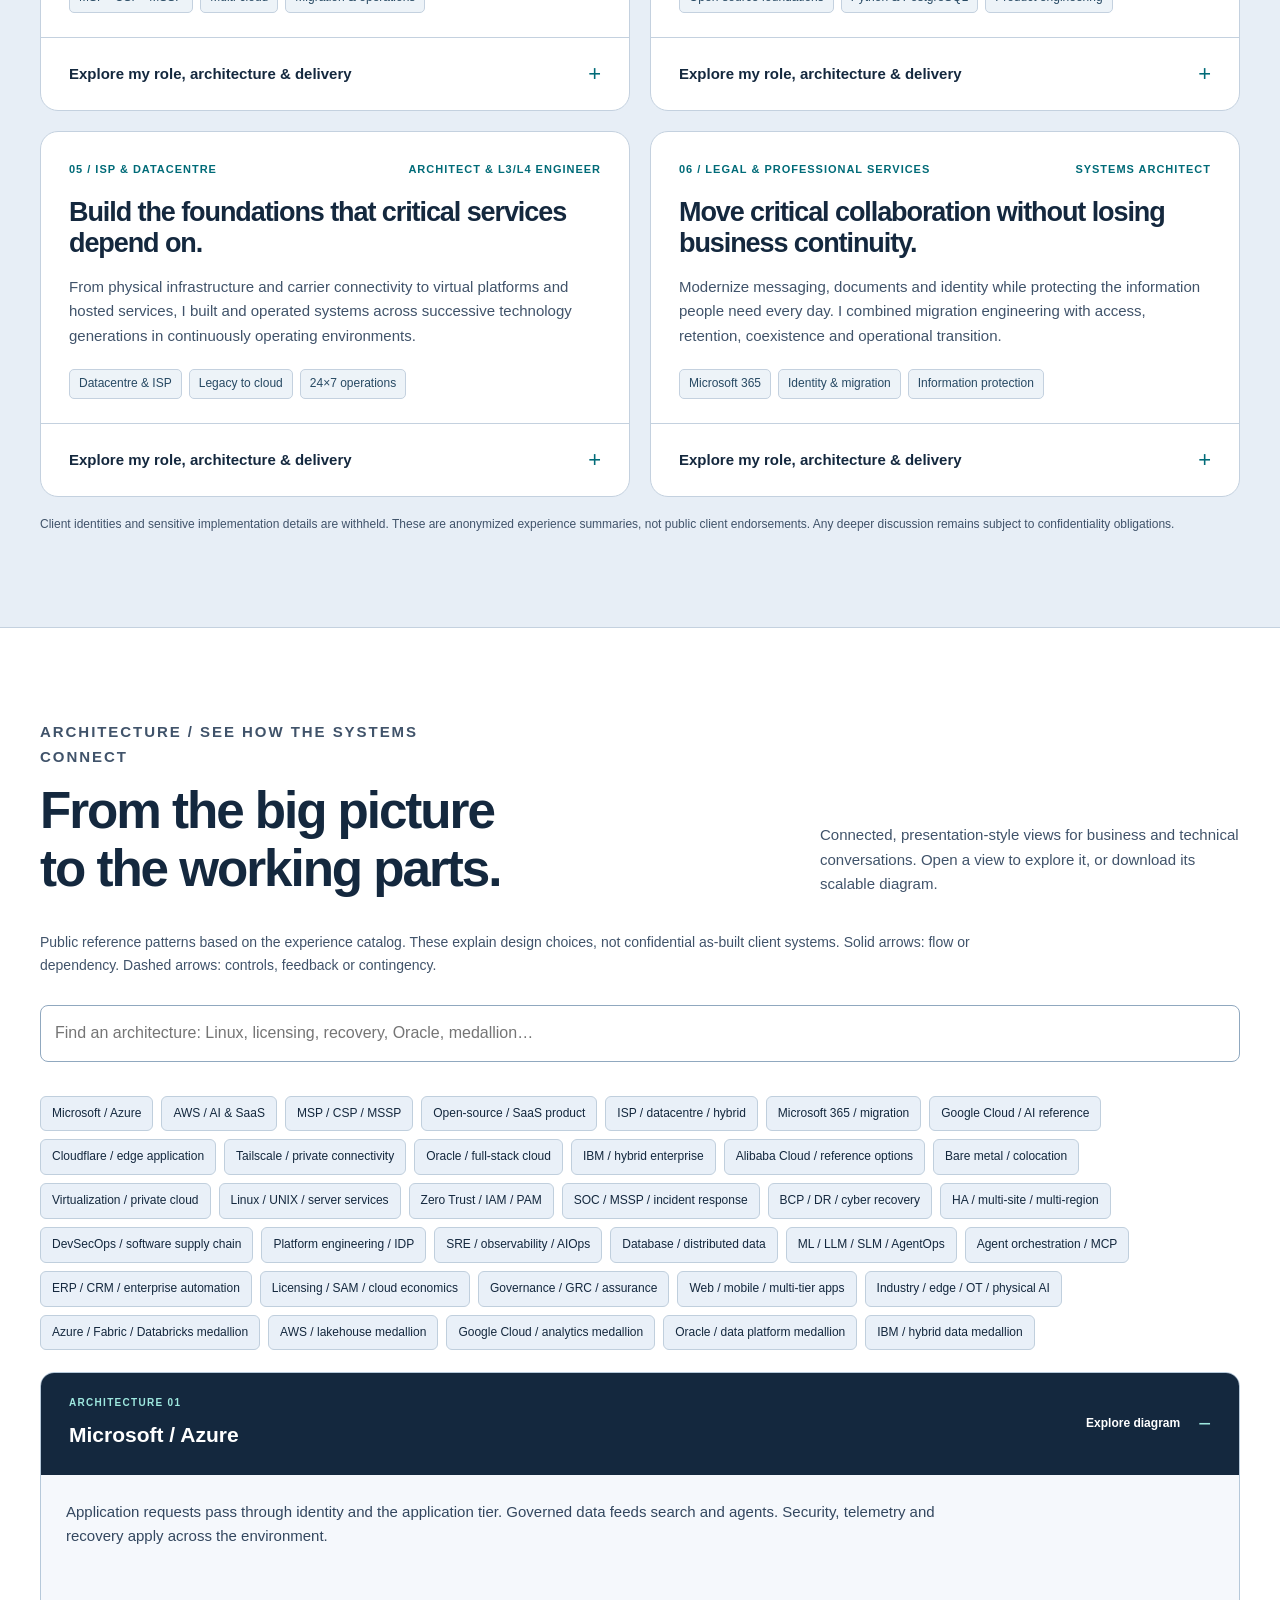
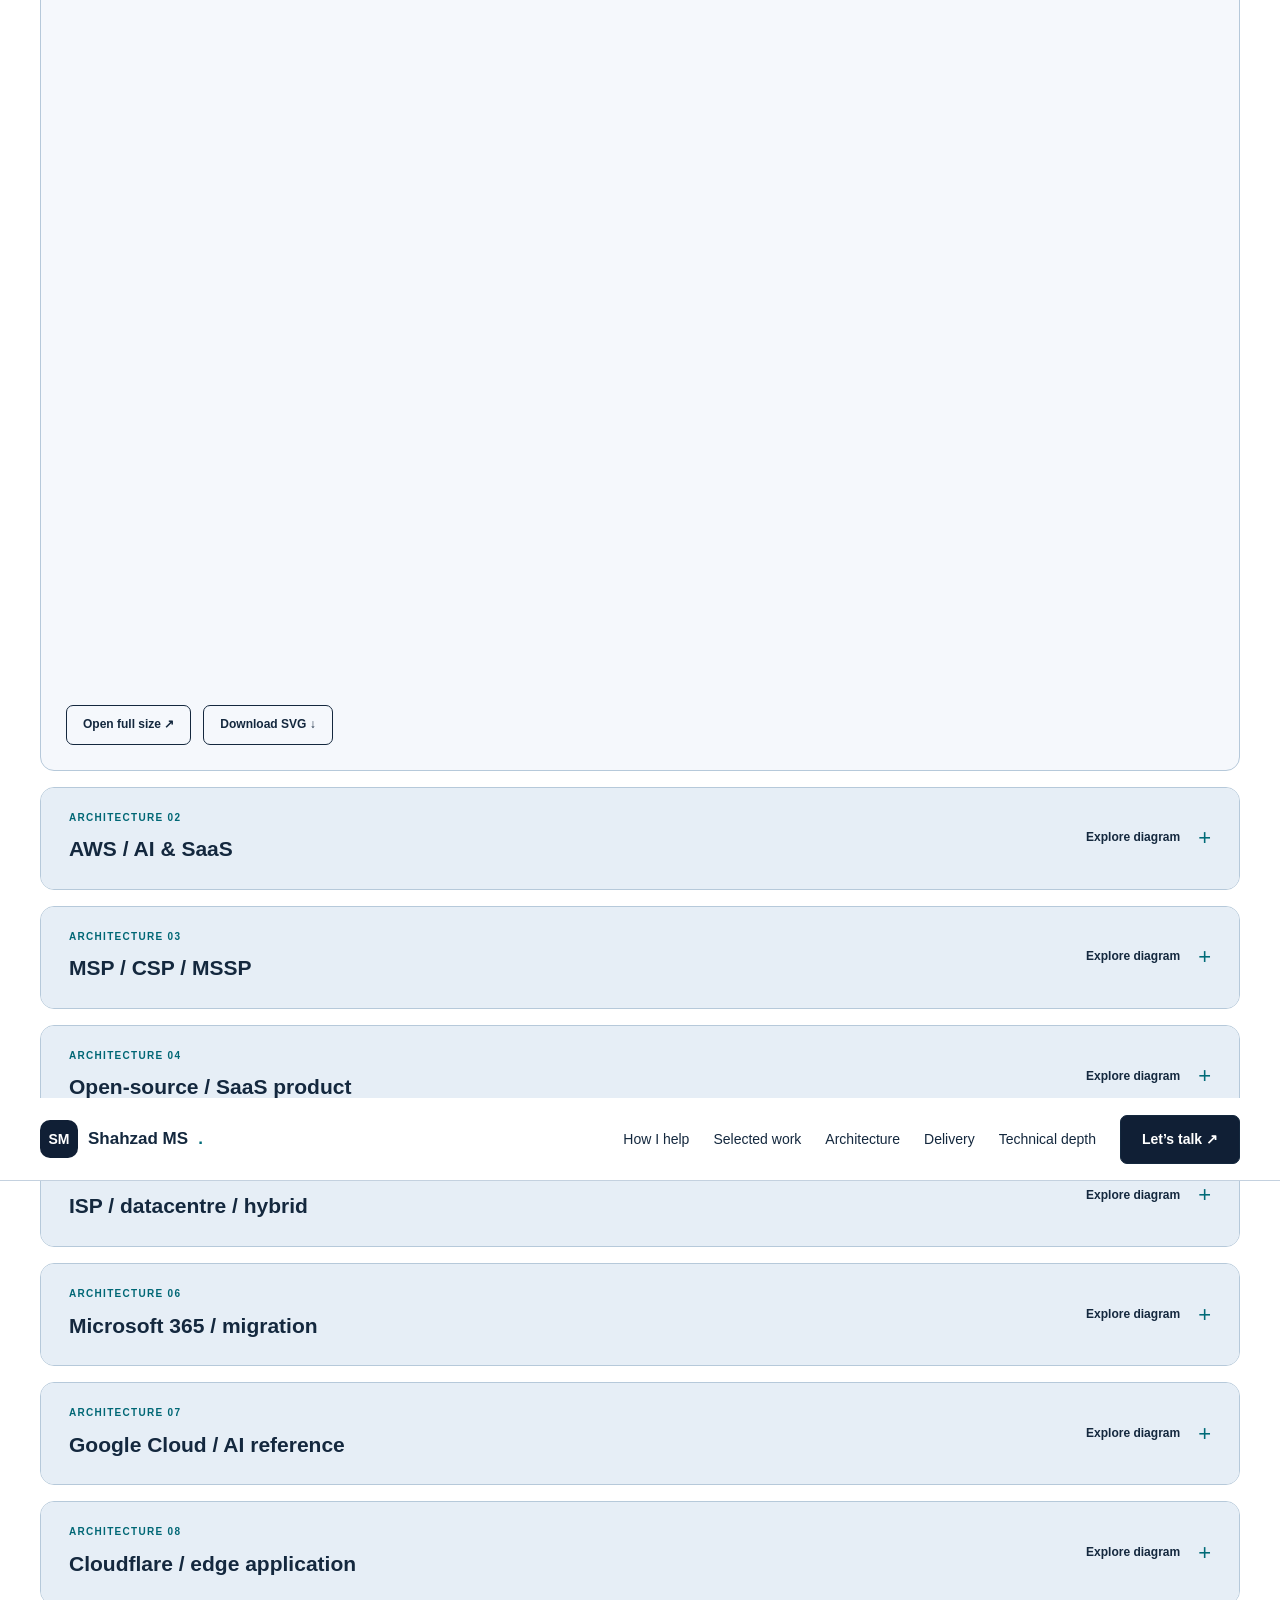
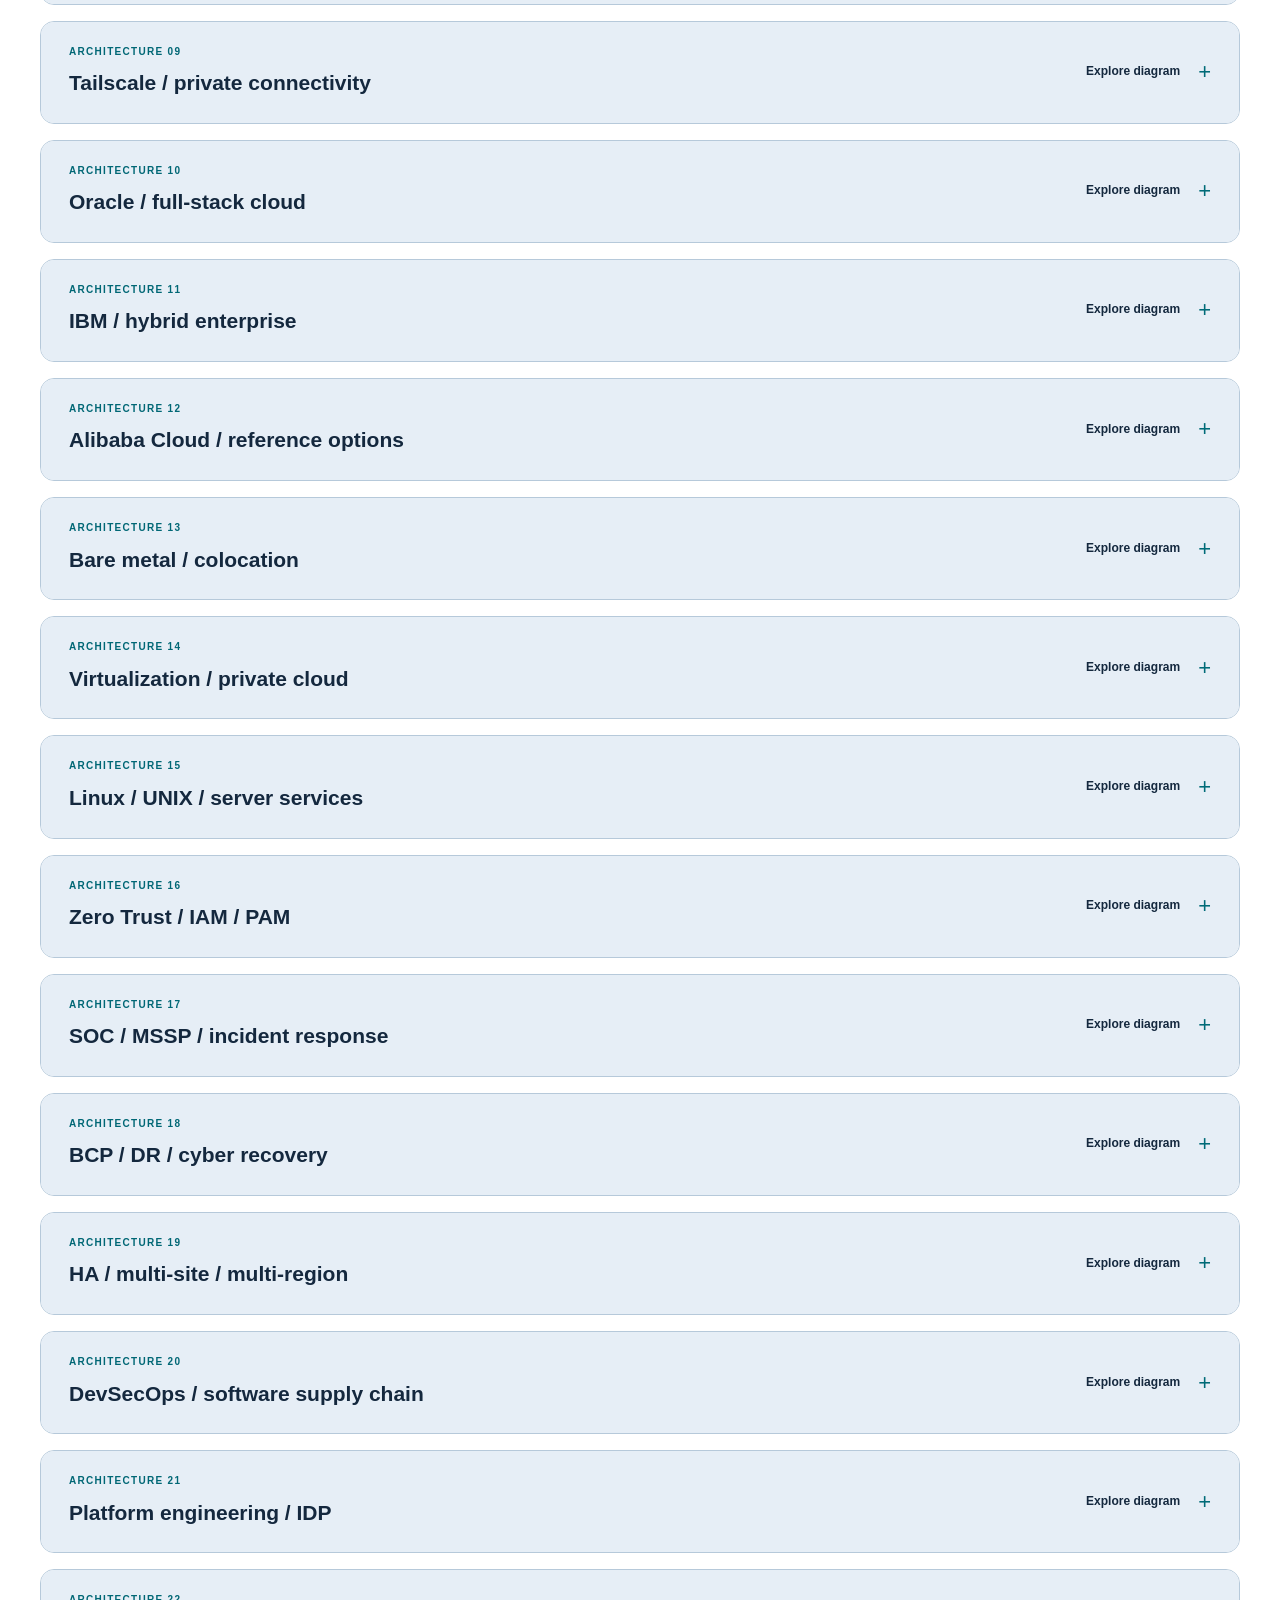
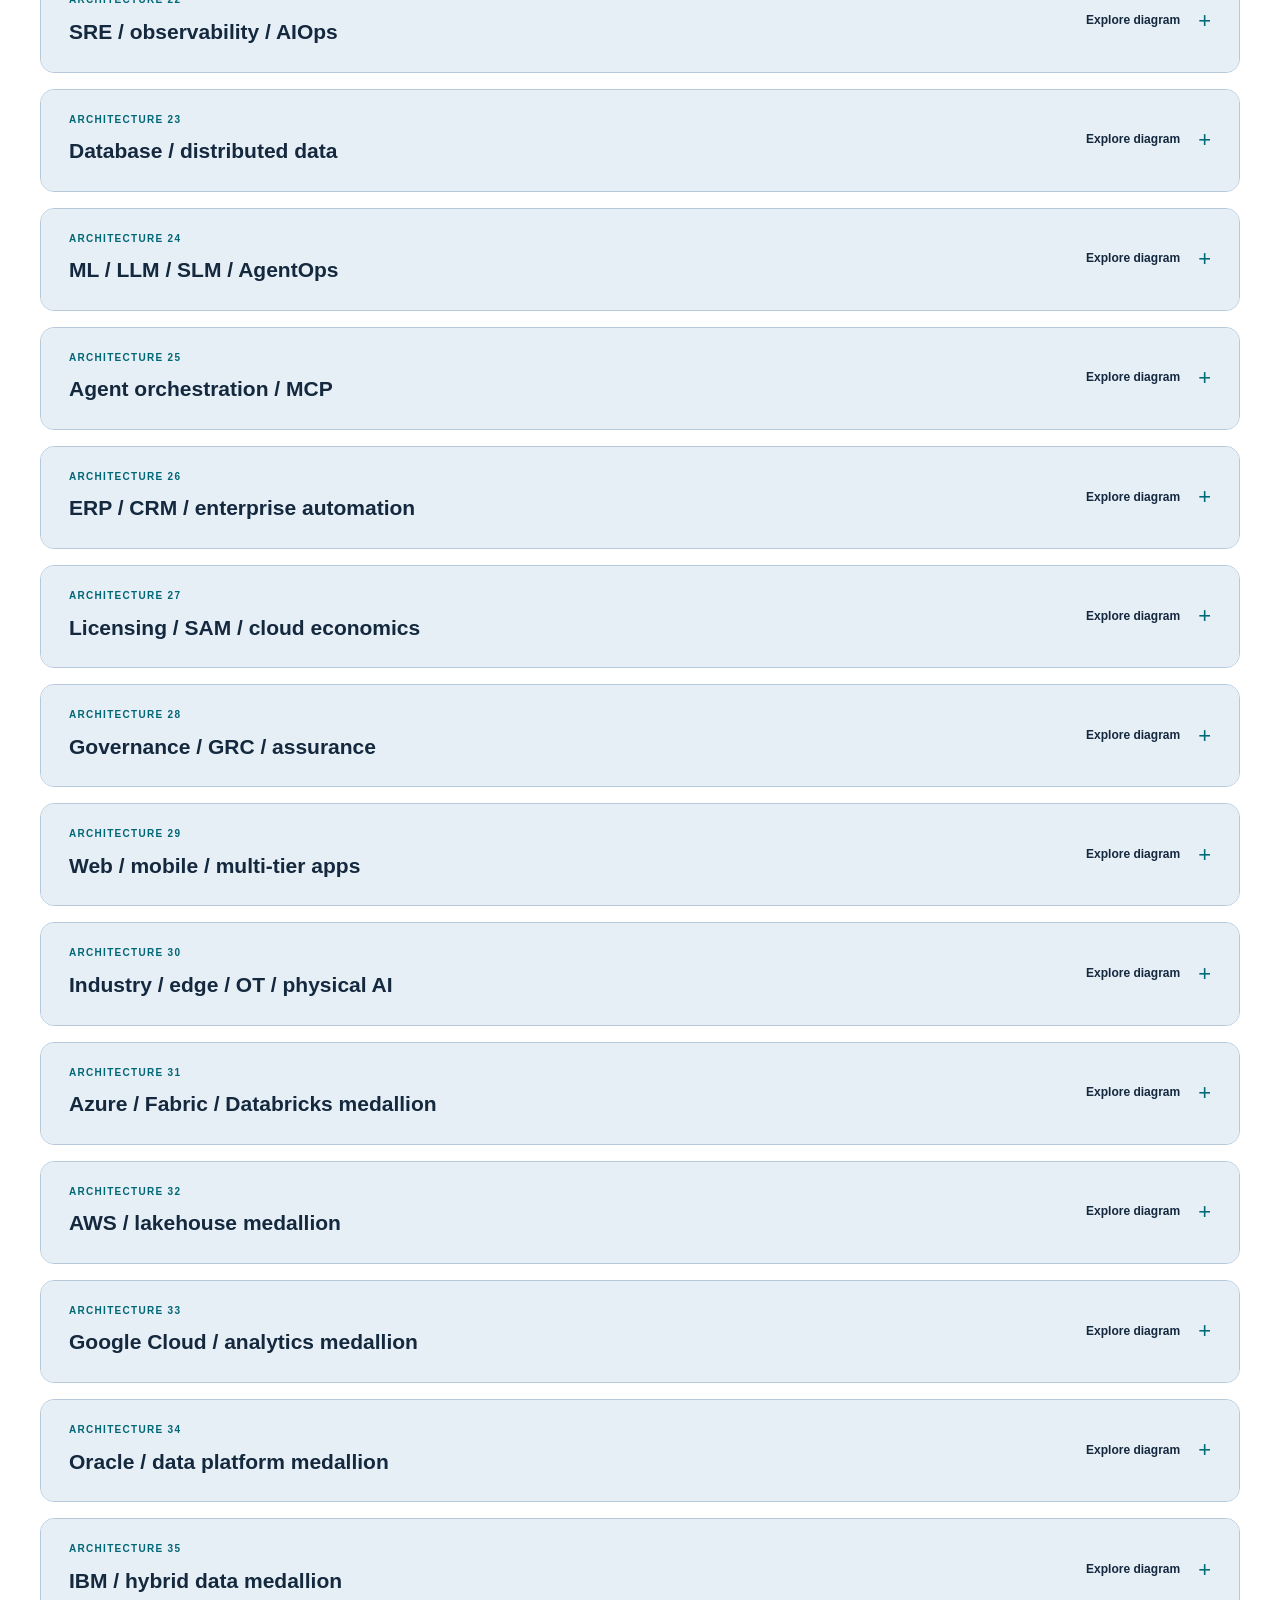
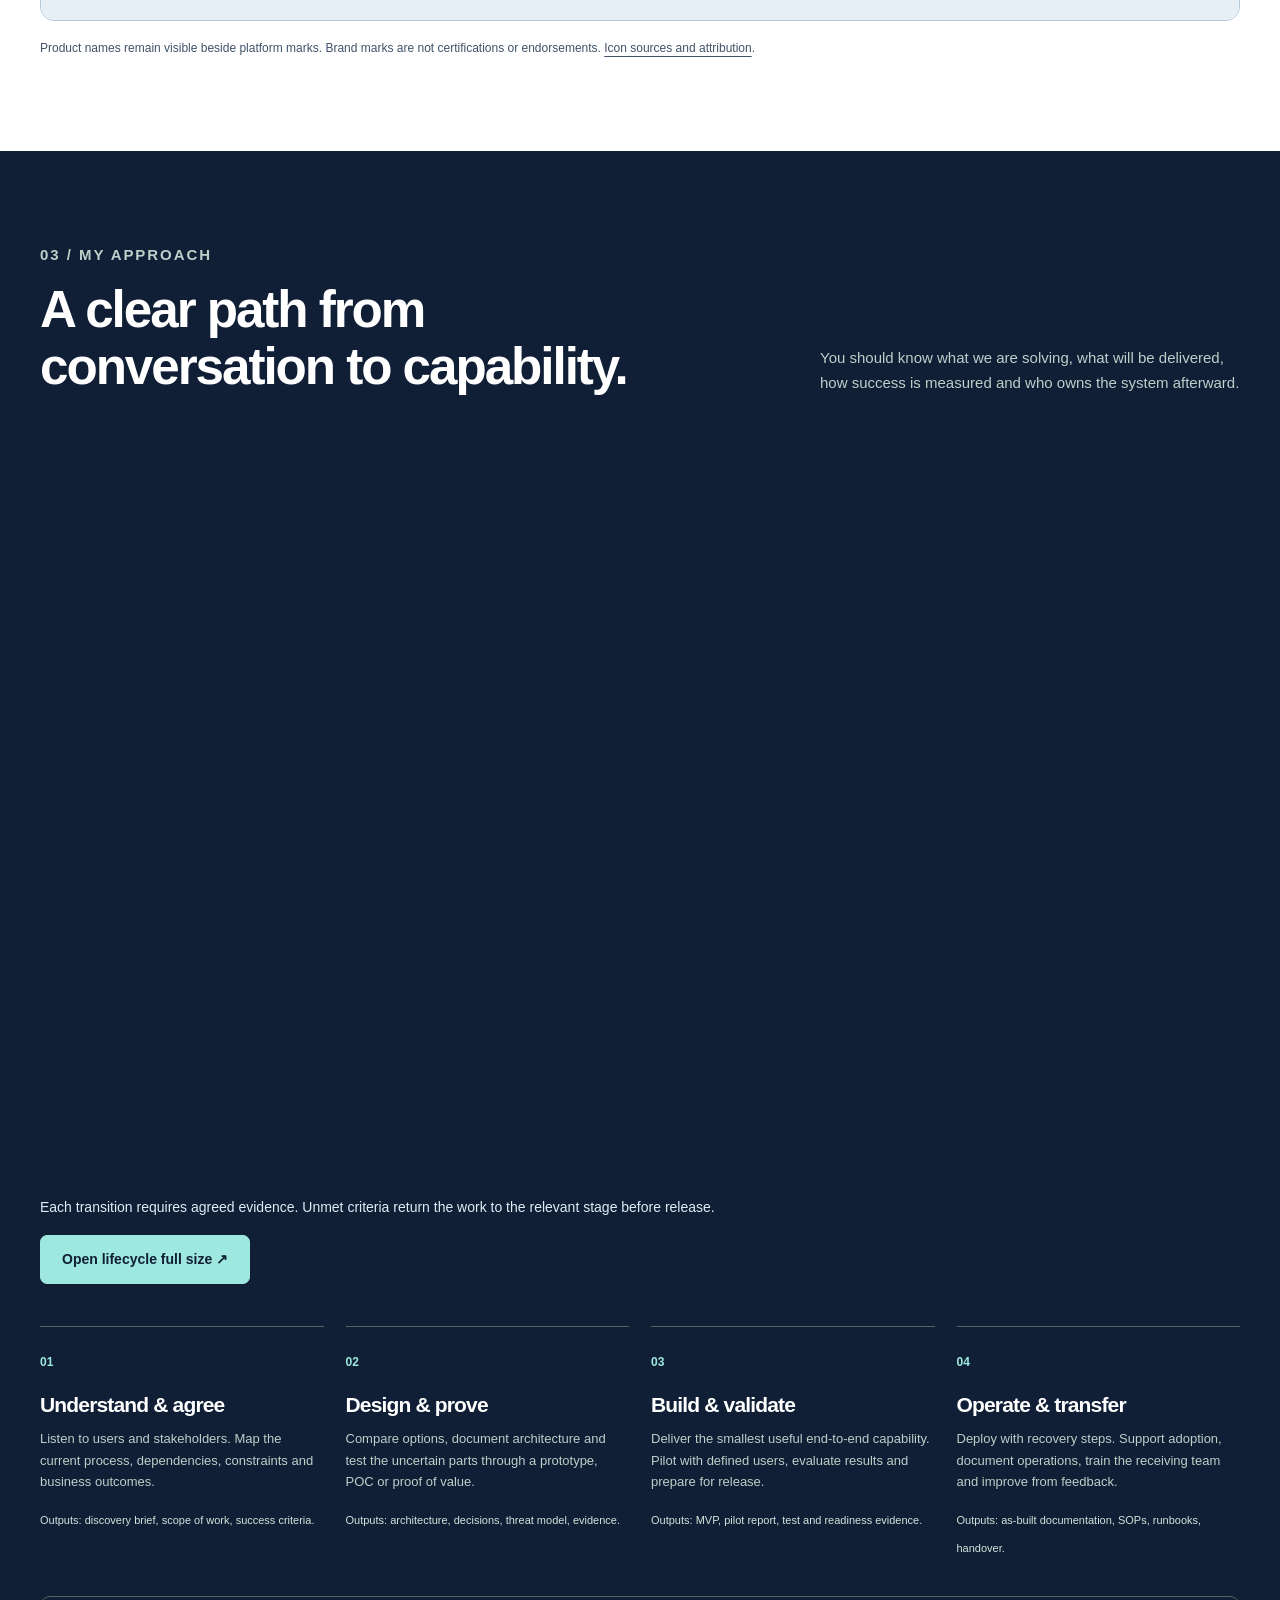
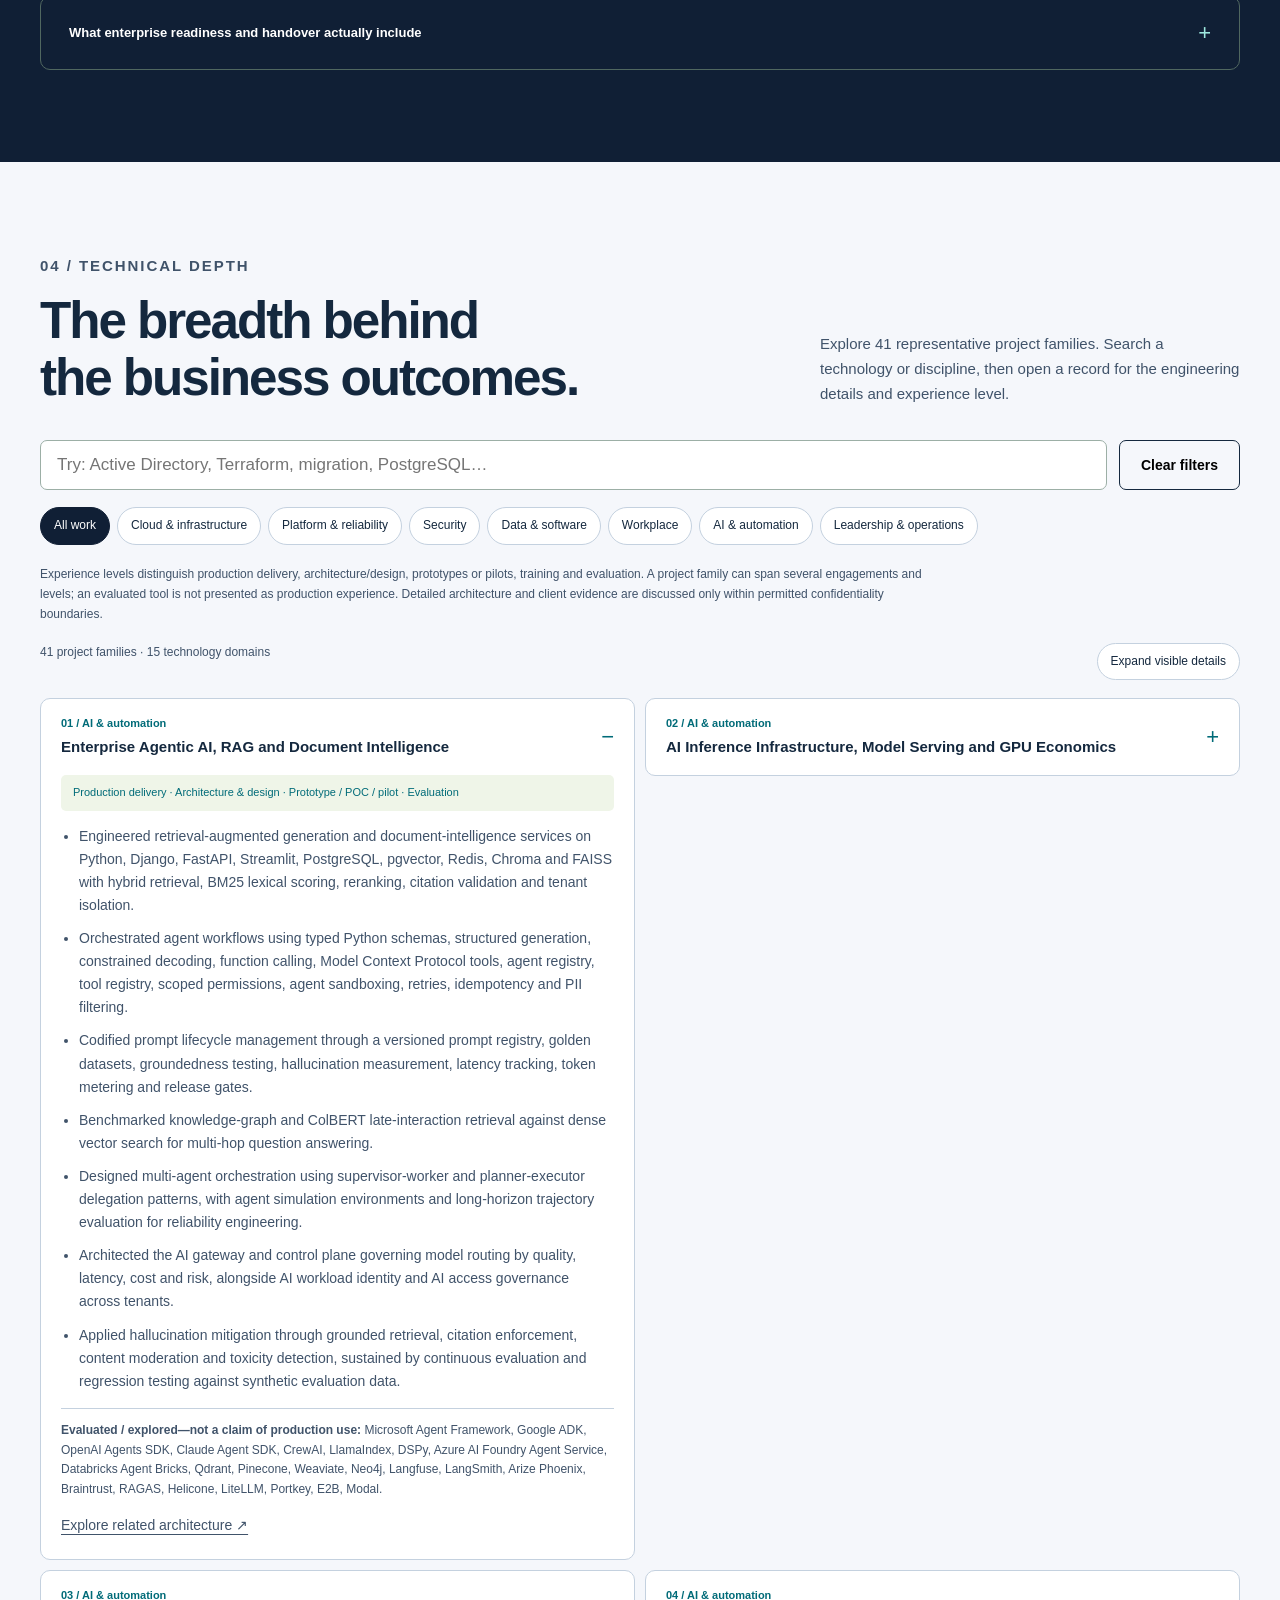
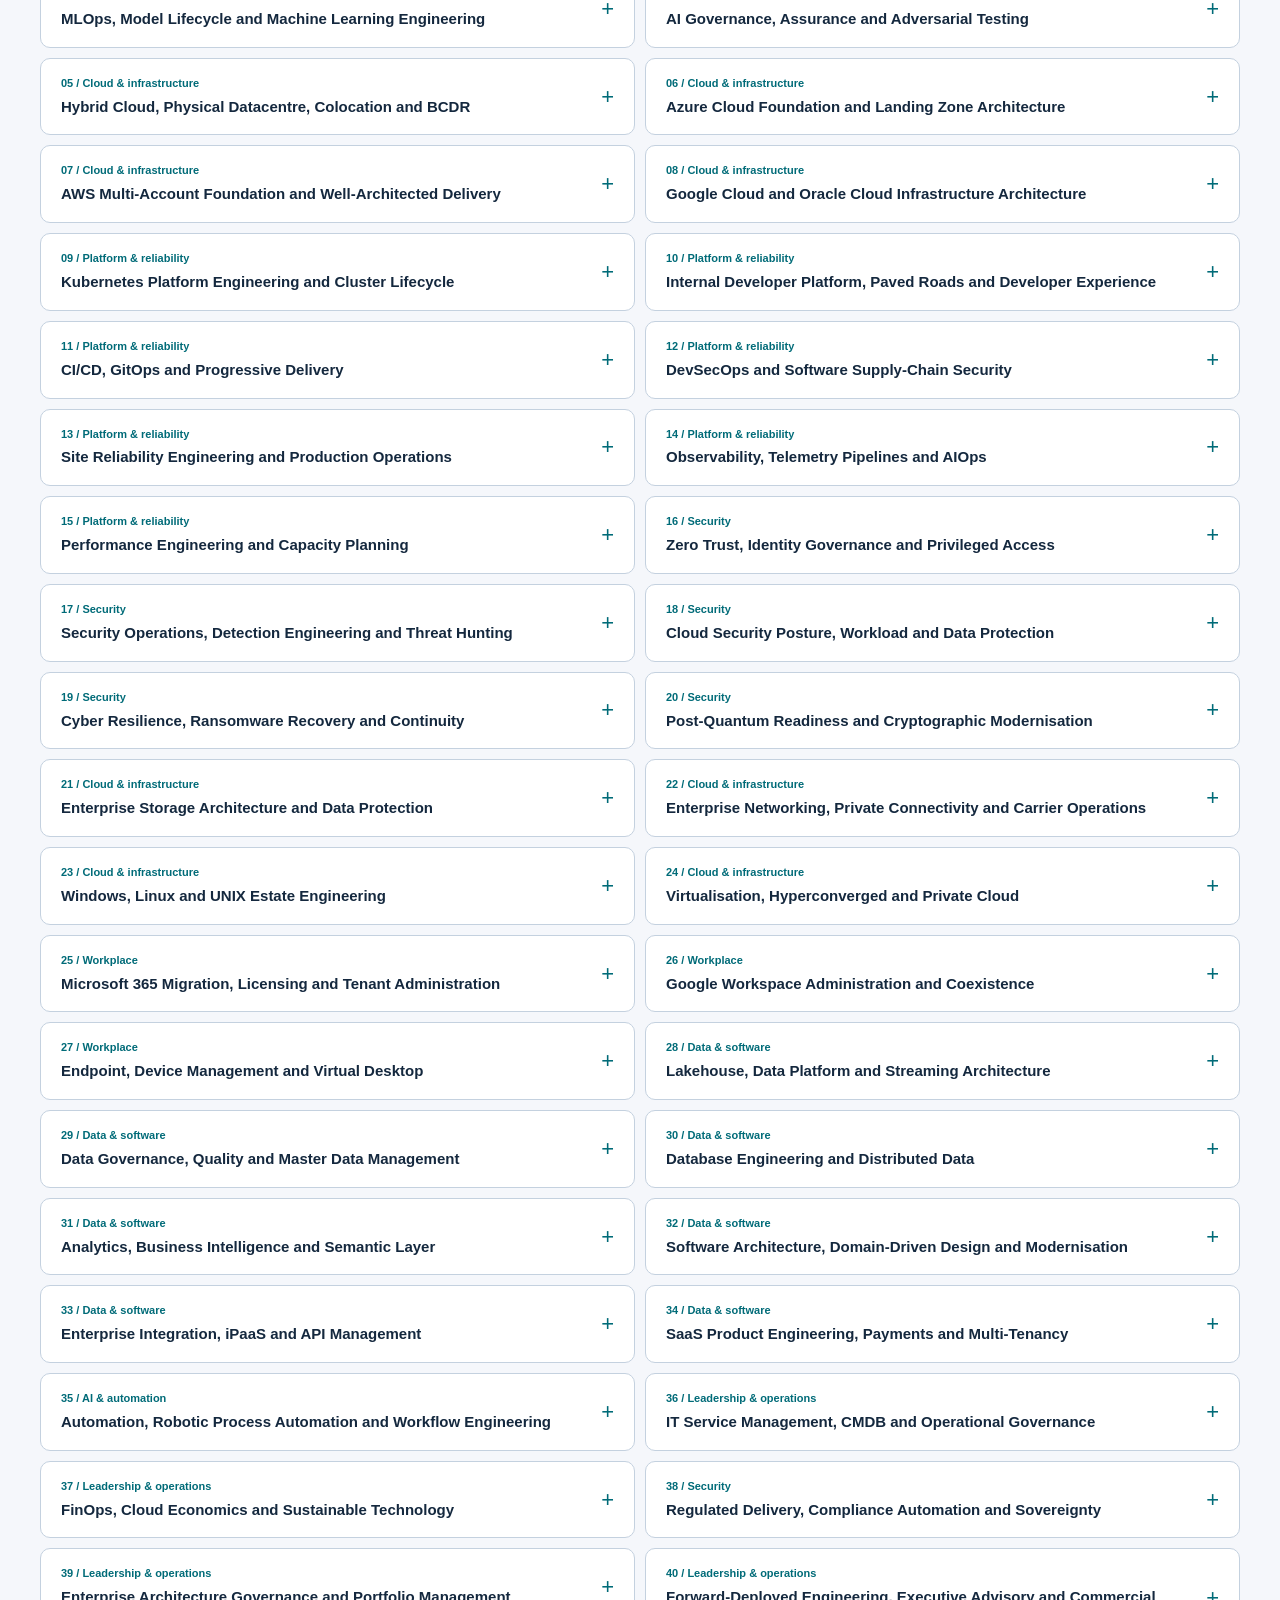
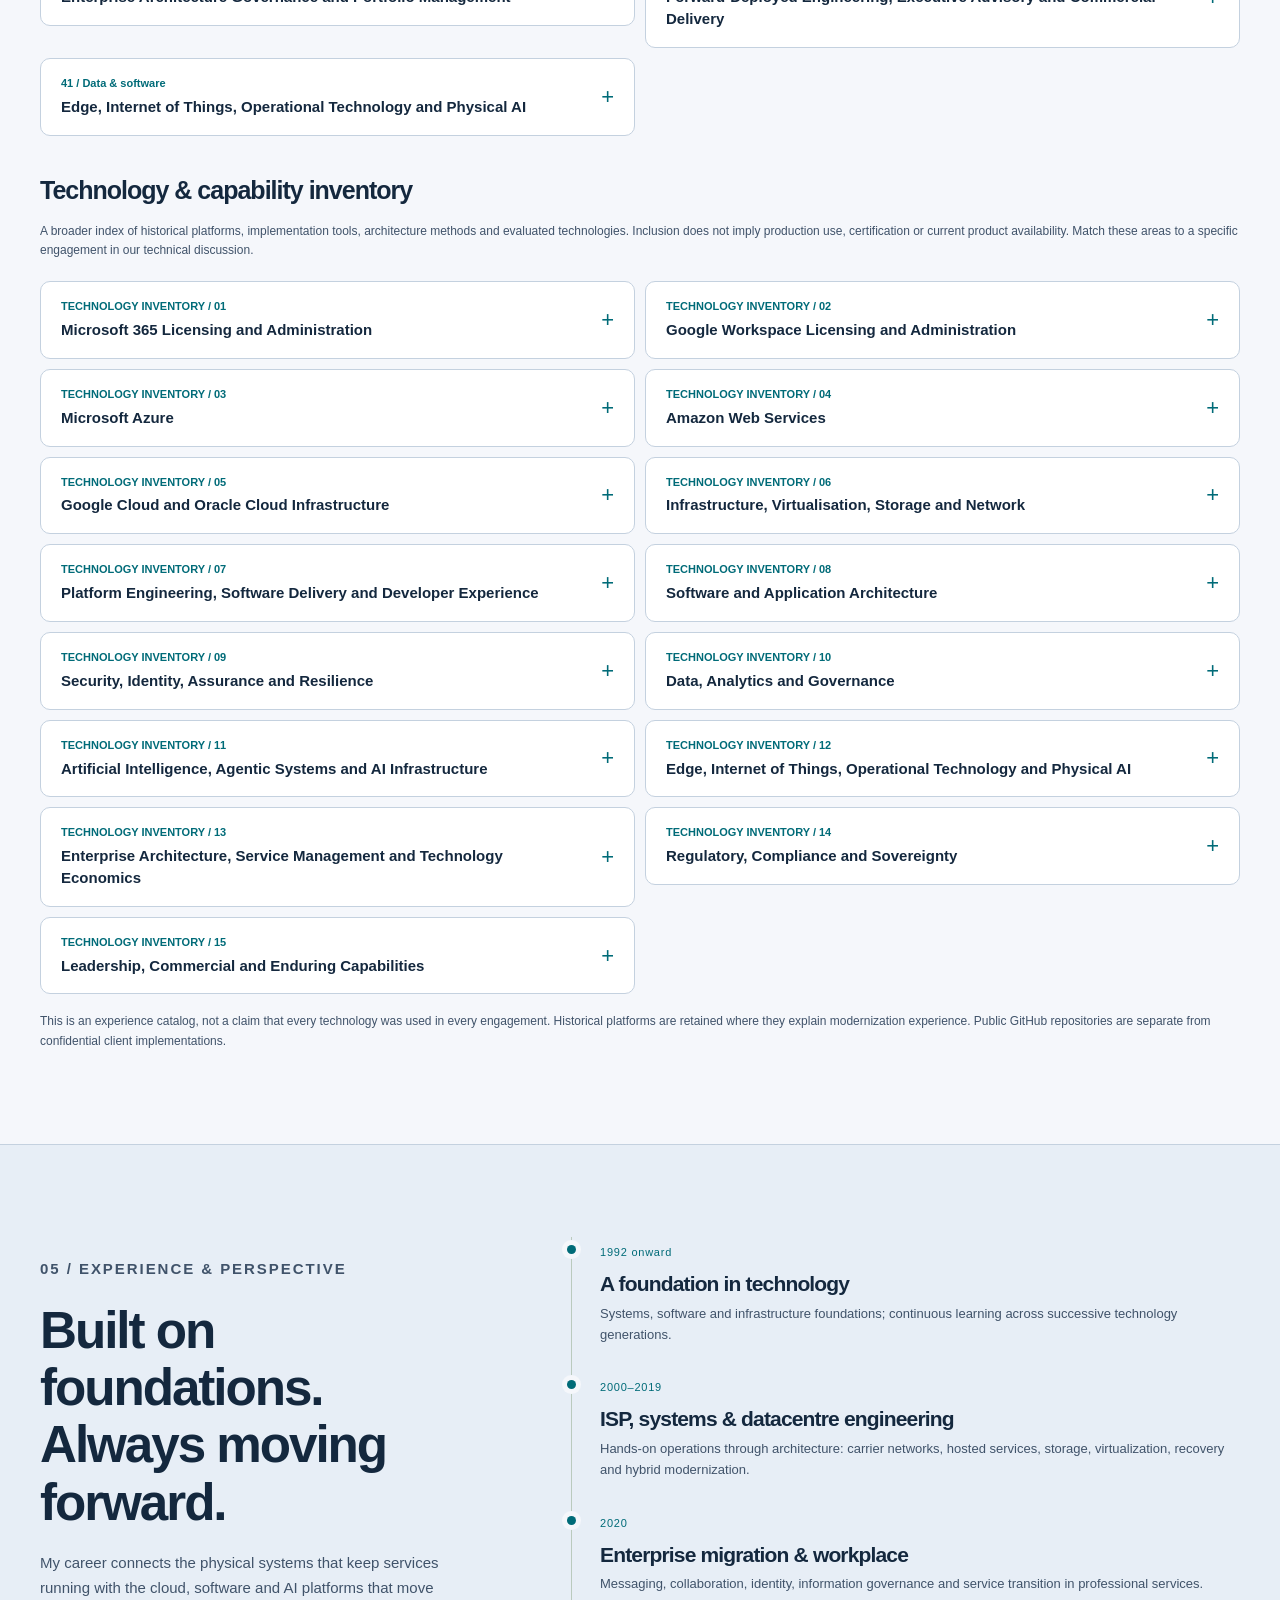
<file: solutions/sol-04-anthropic-claude.html>
<!doctype html><html lang="en"><head><meta charset="utf-8"><meta name="viewport" content="width=device-width,initial-scale=1"><meta http-equiv="refresh" content="0;url=../index.html#project-1"><link rel="canonical" href="https://shahzadms7.github.io/"><title>Shahzad MS — Portfolio updated</title></head><body><p>This case is now part of the complete portfolio. <a href="../index.html#project-1">View the updated portfolio</a>.</p></body></html>
</file>
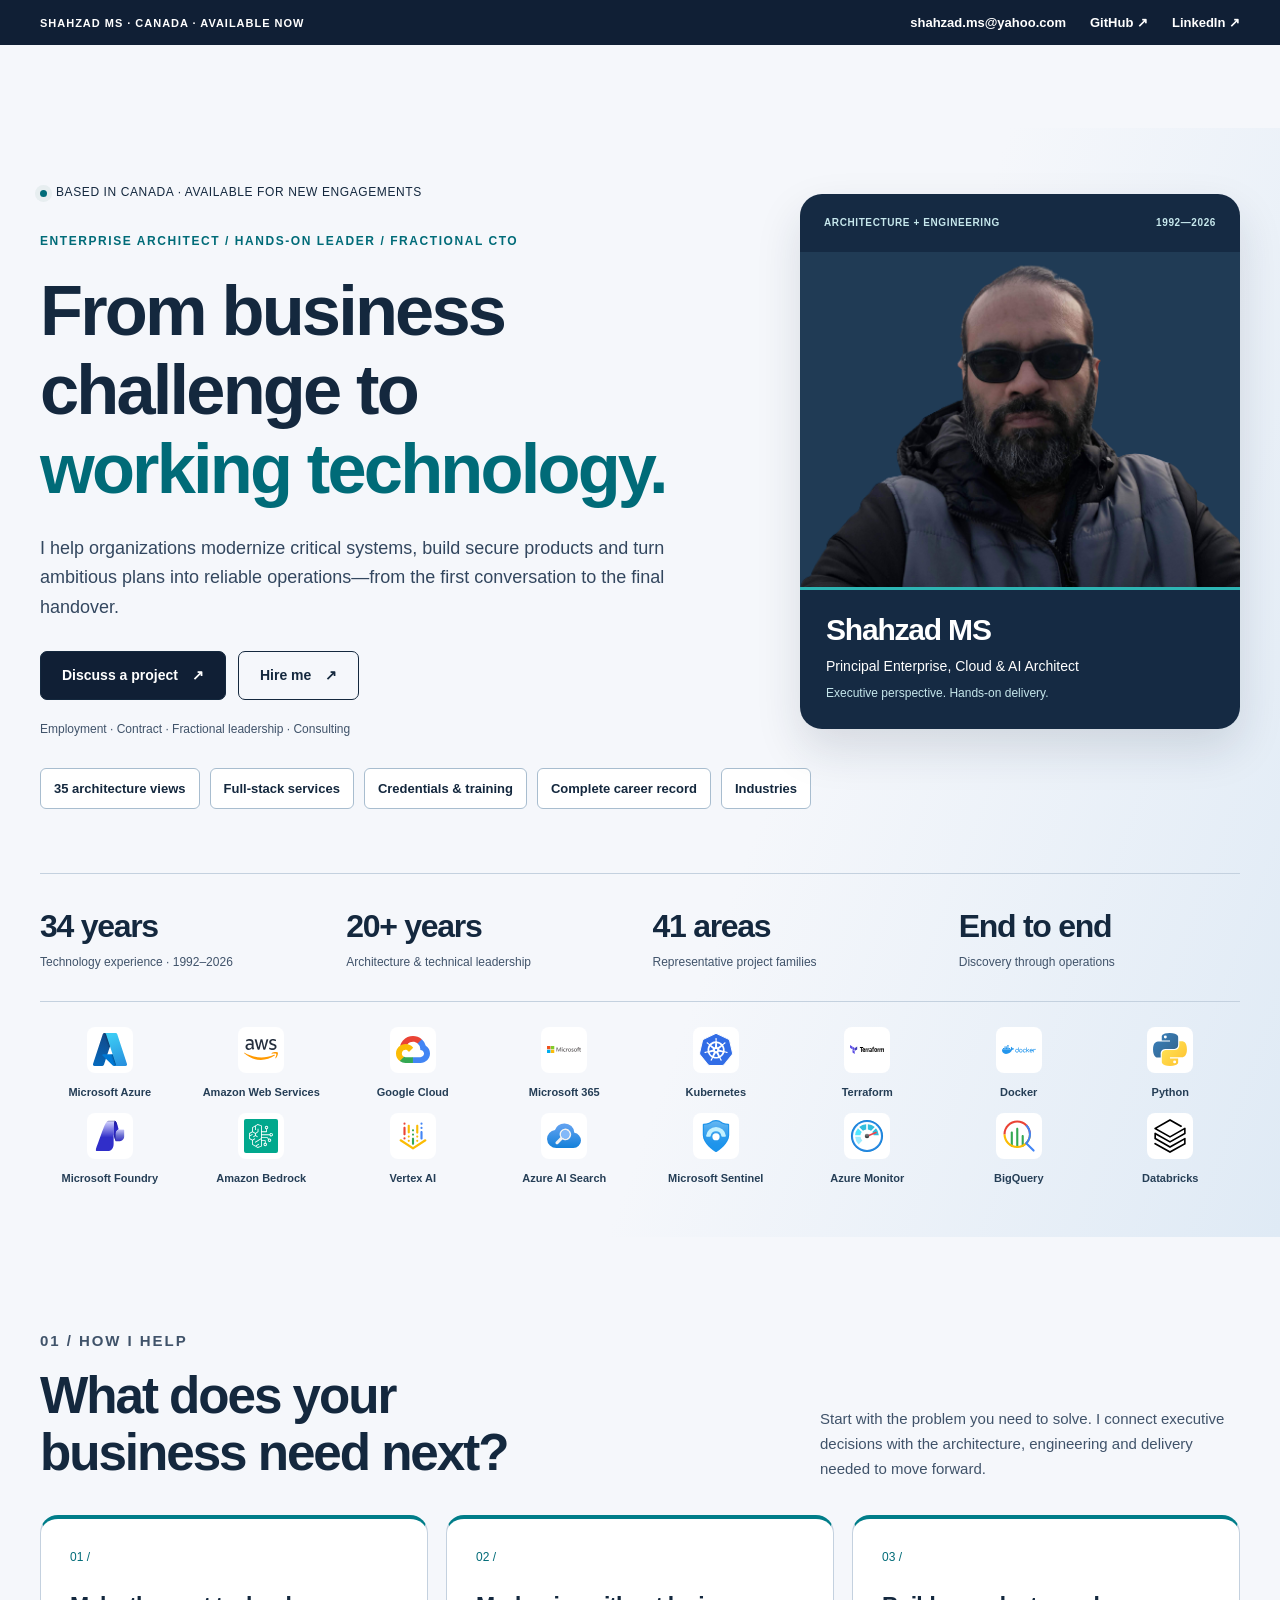
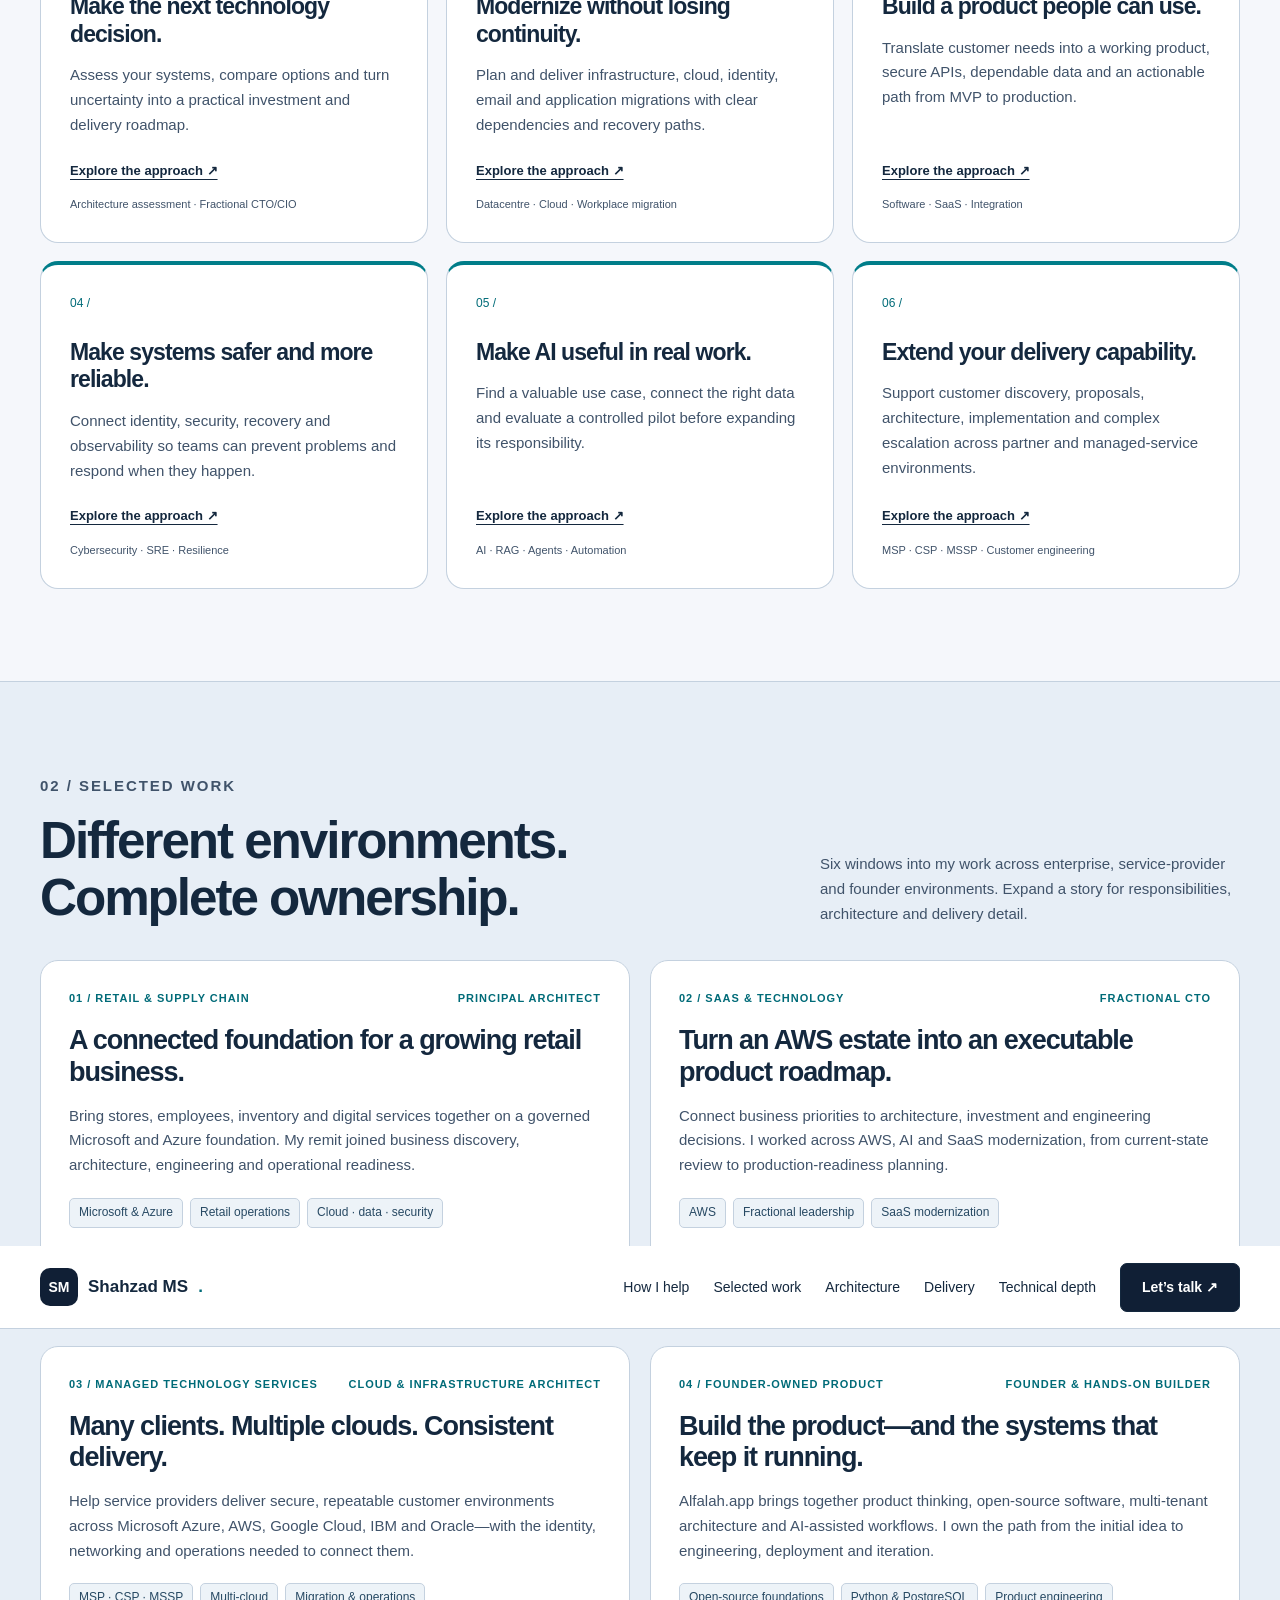
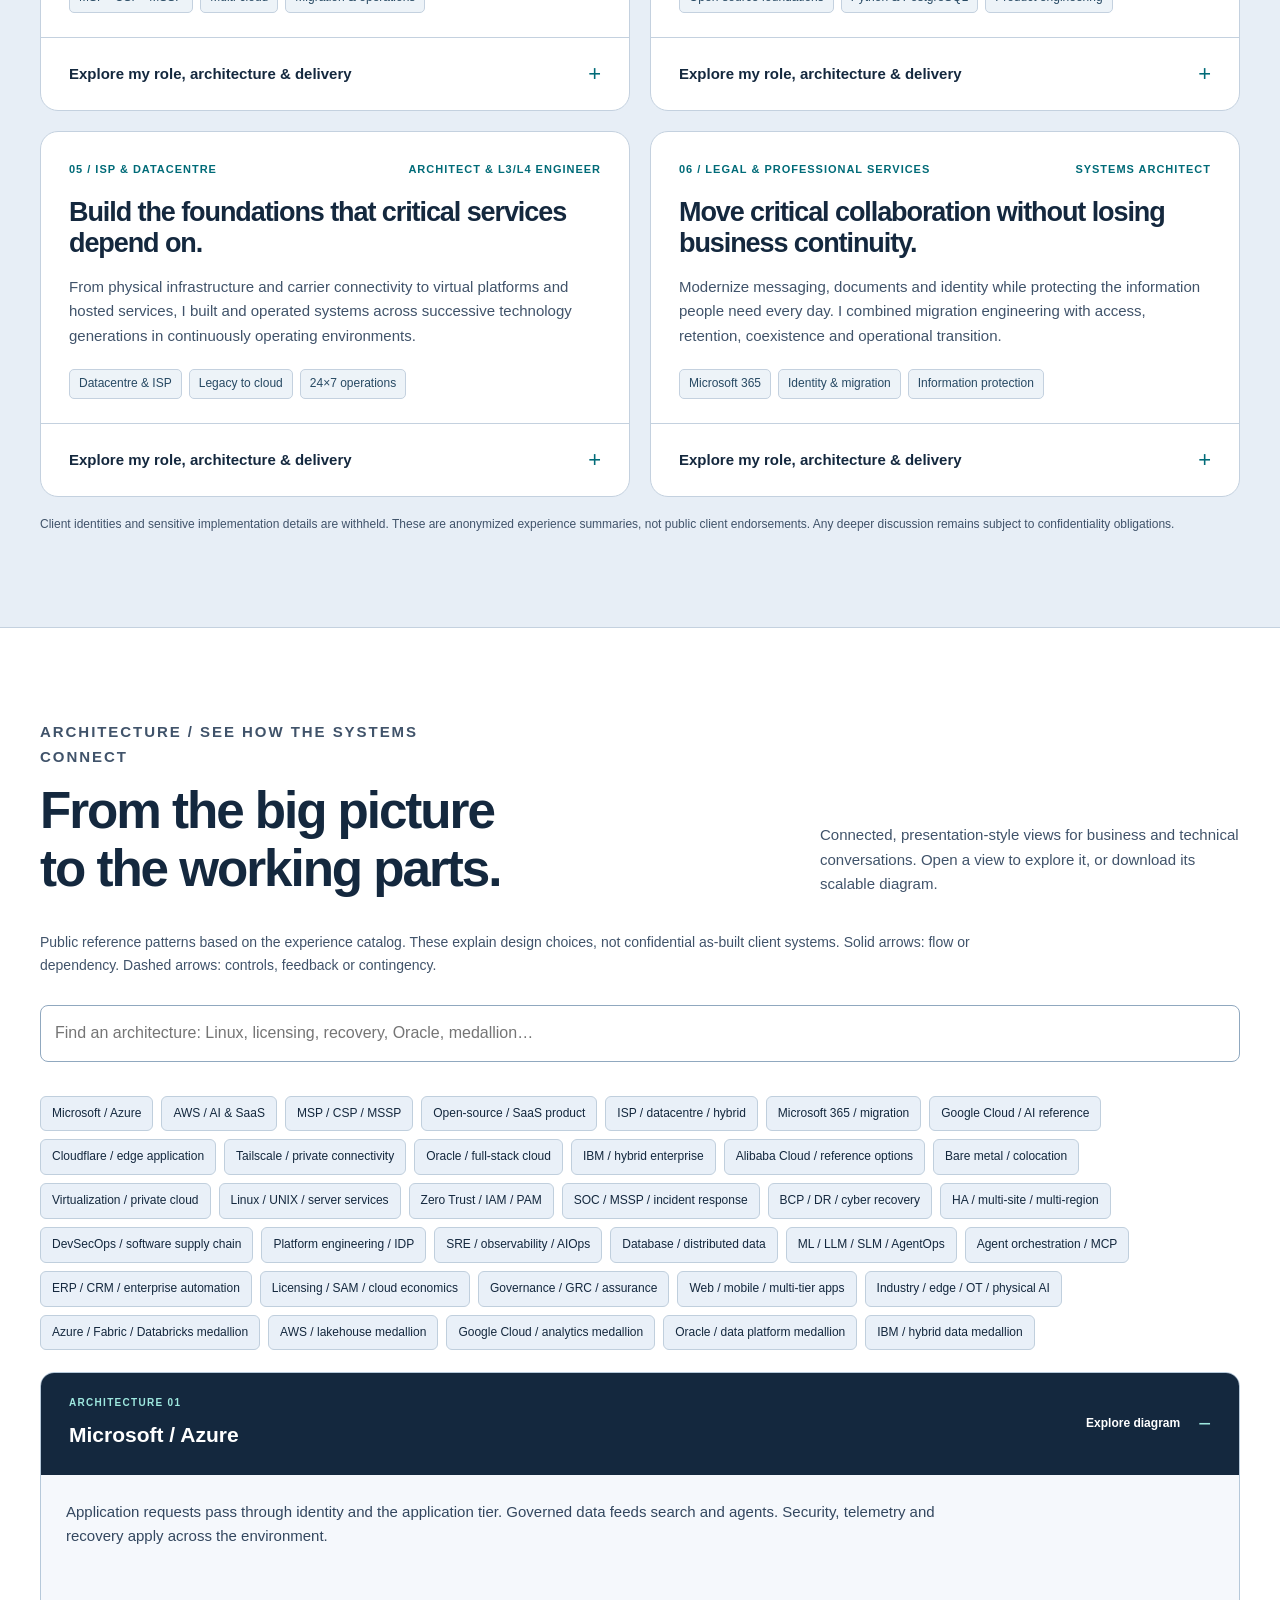
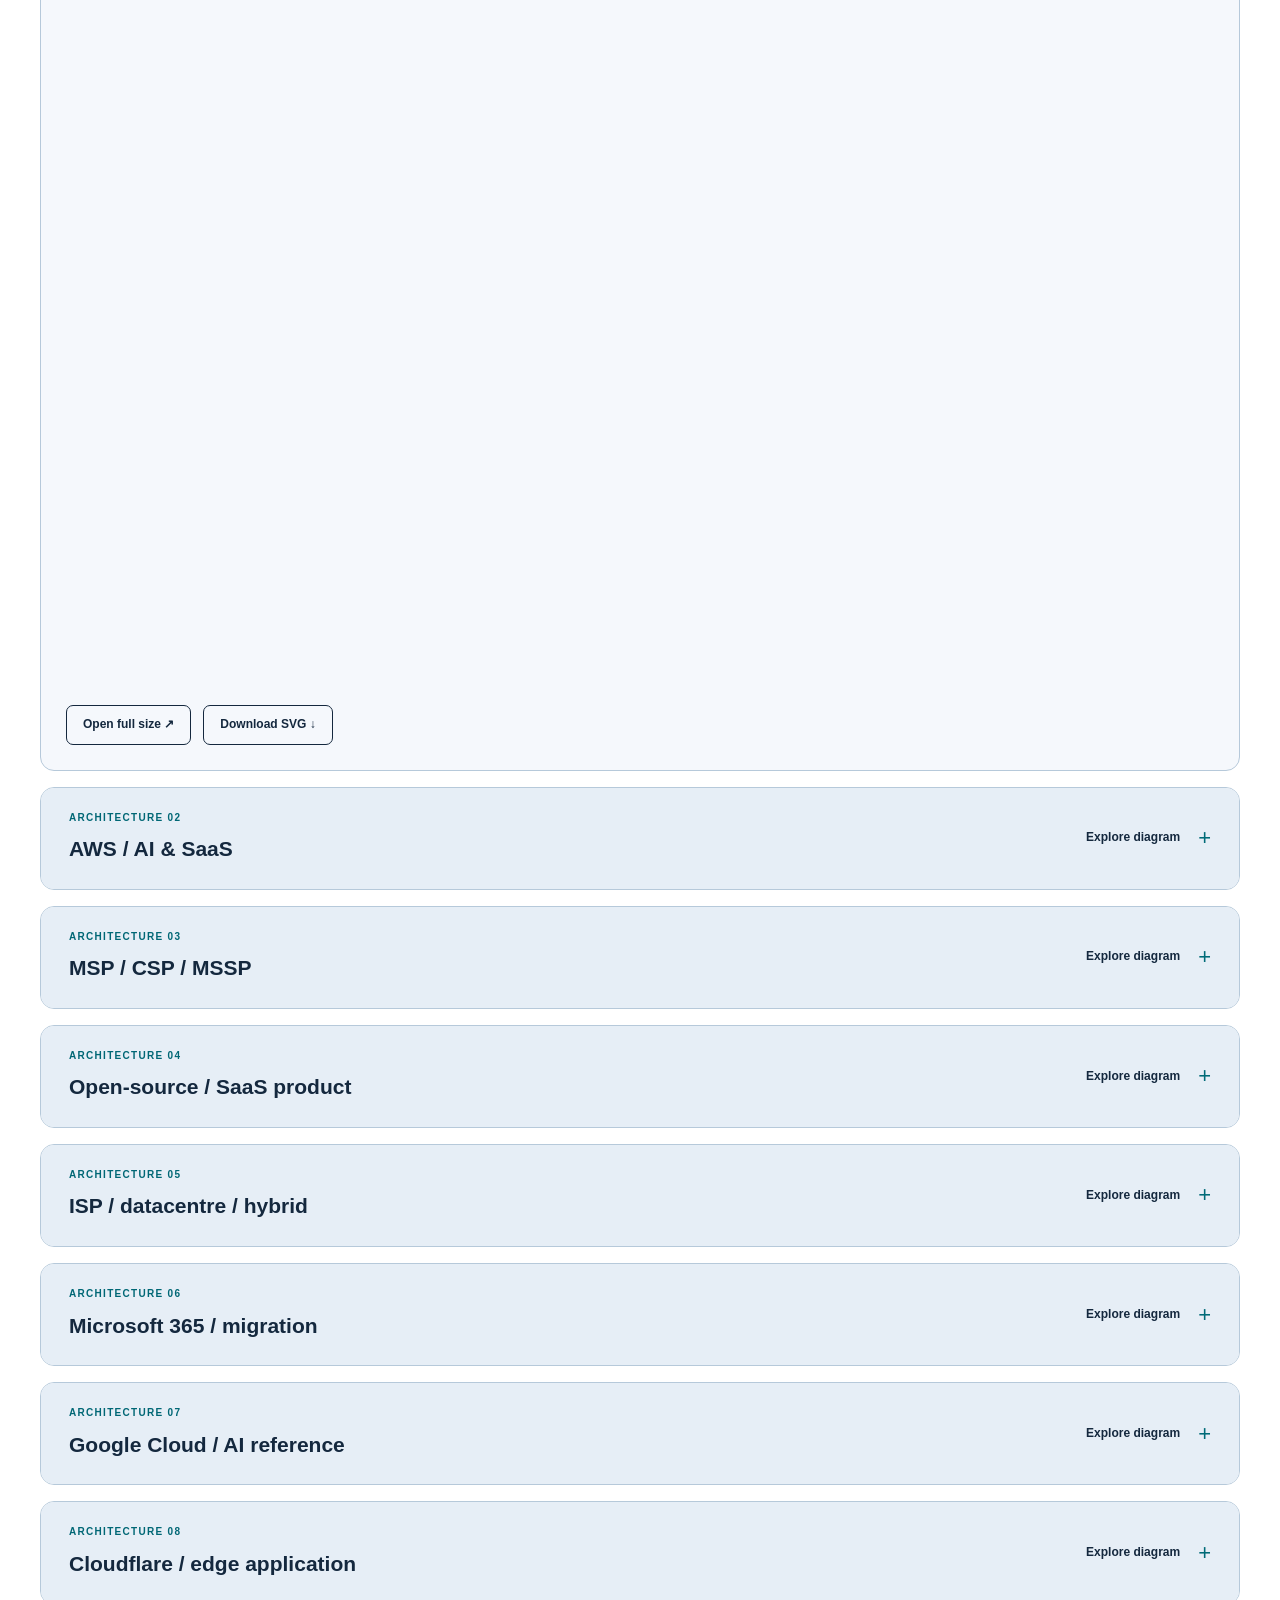
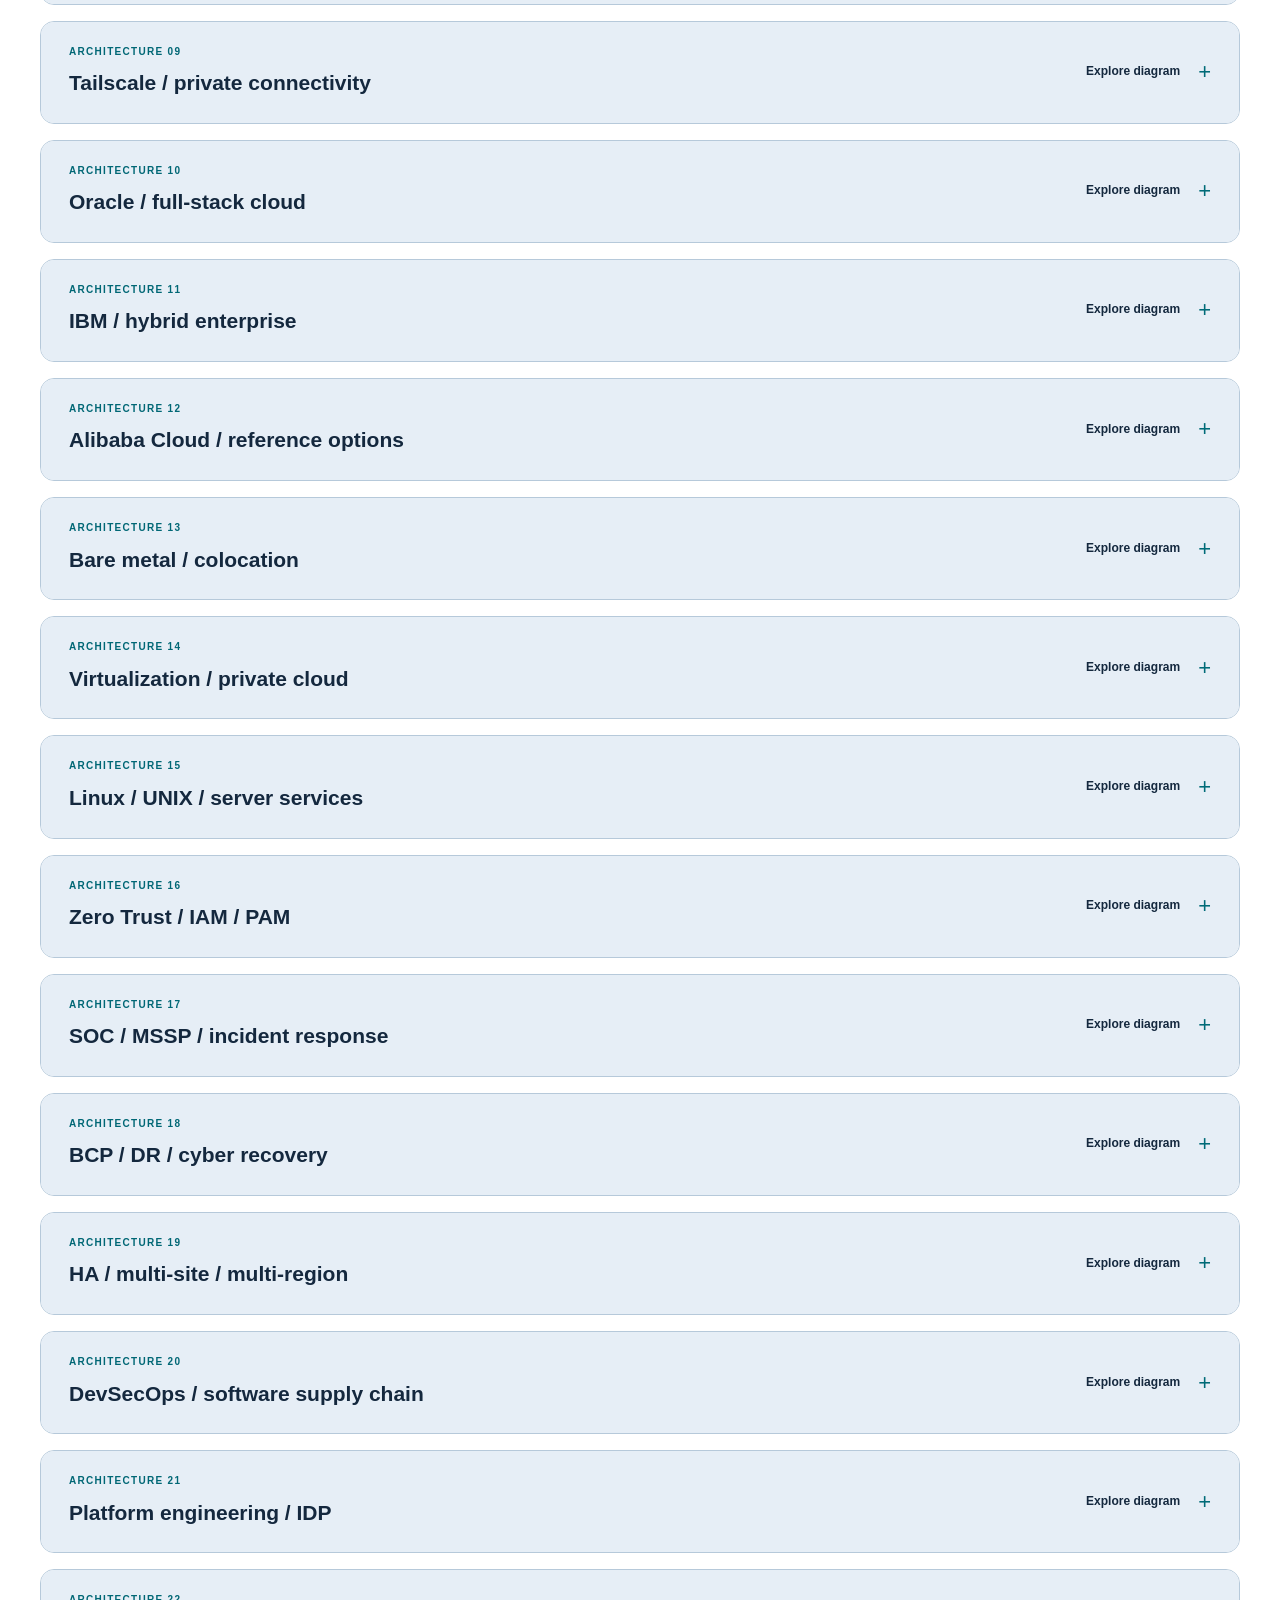
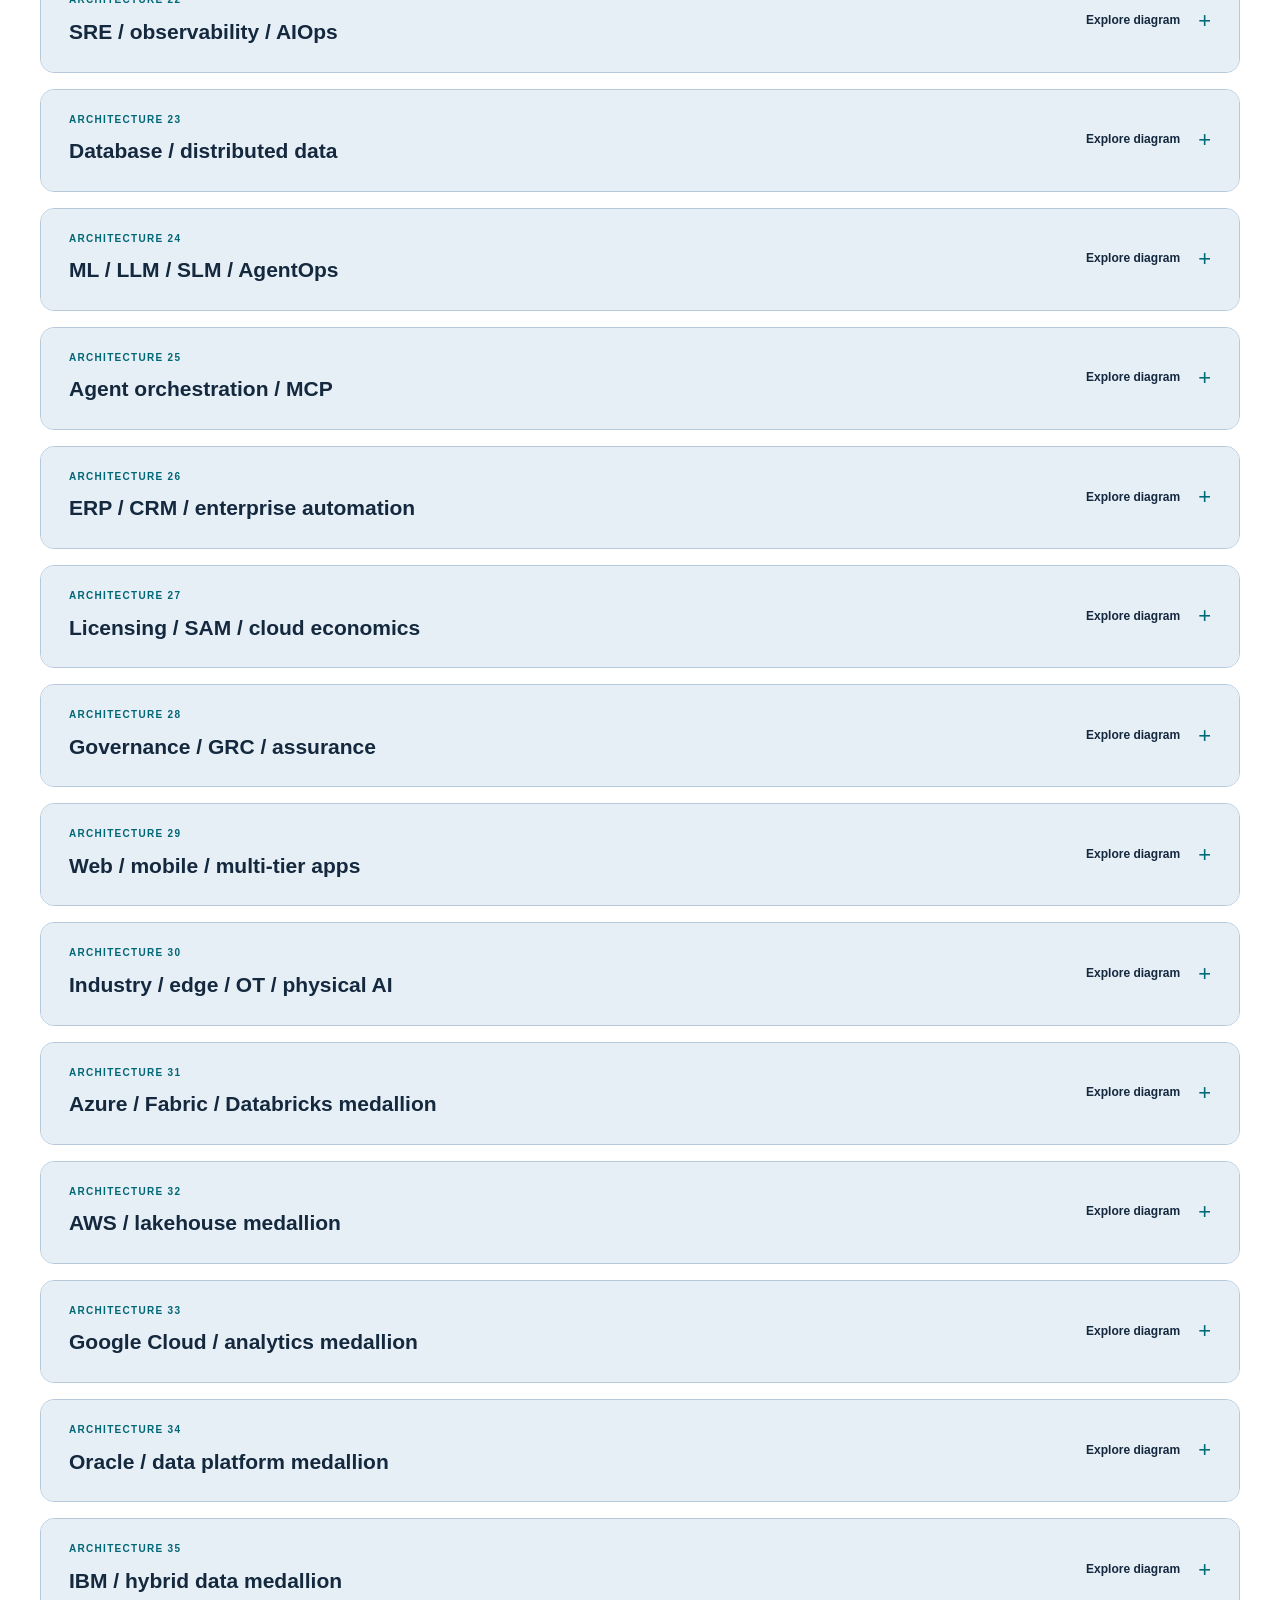
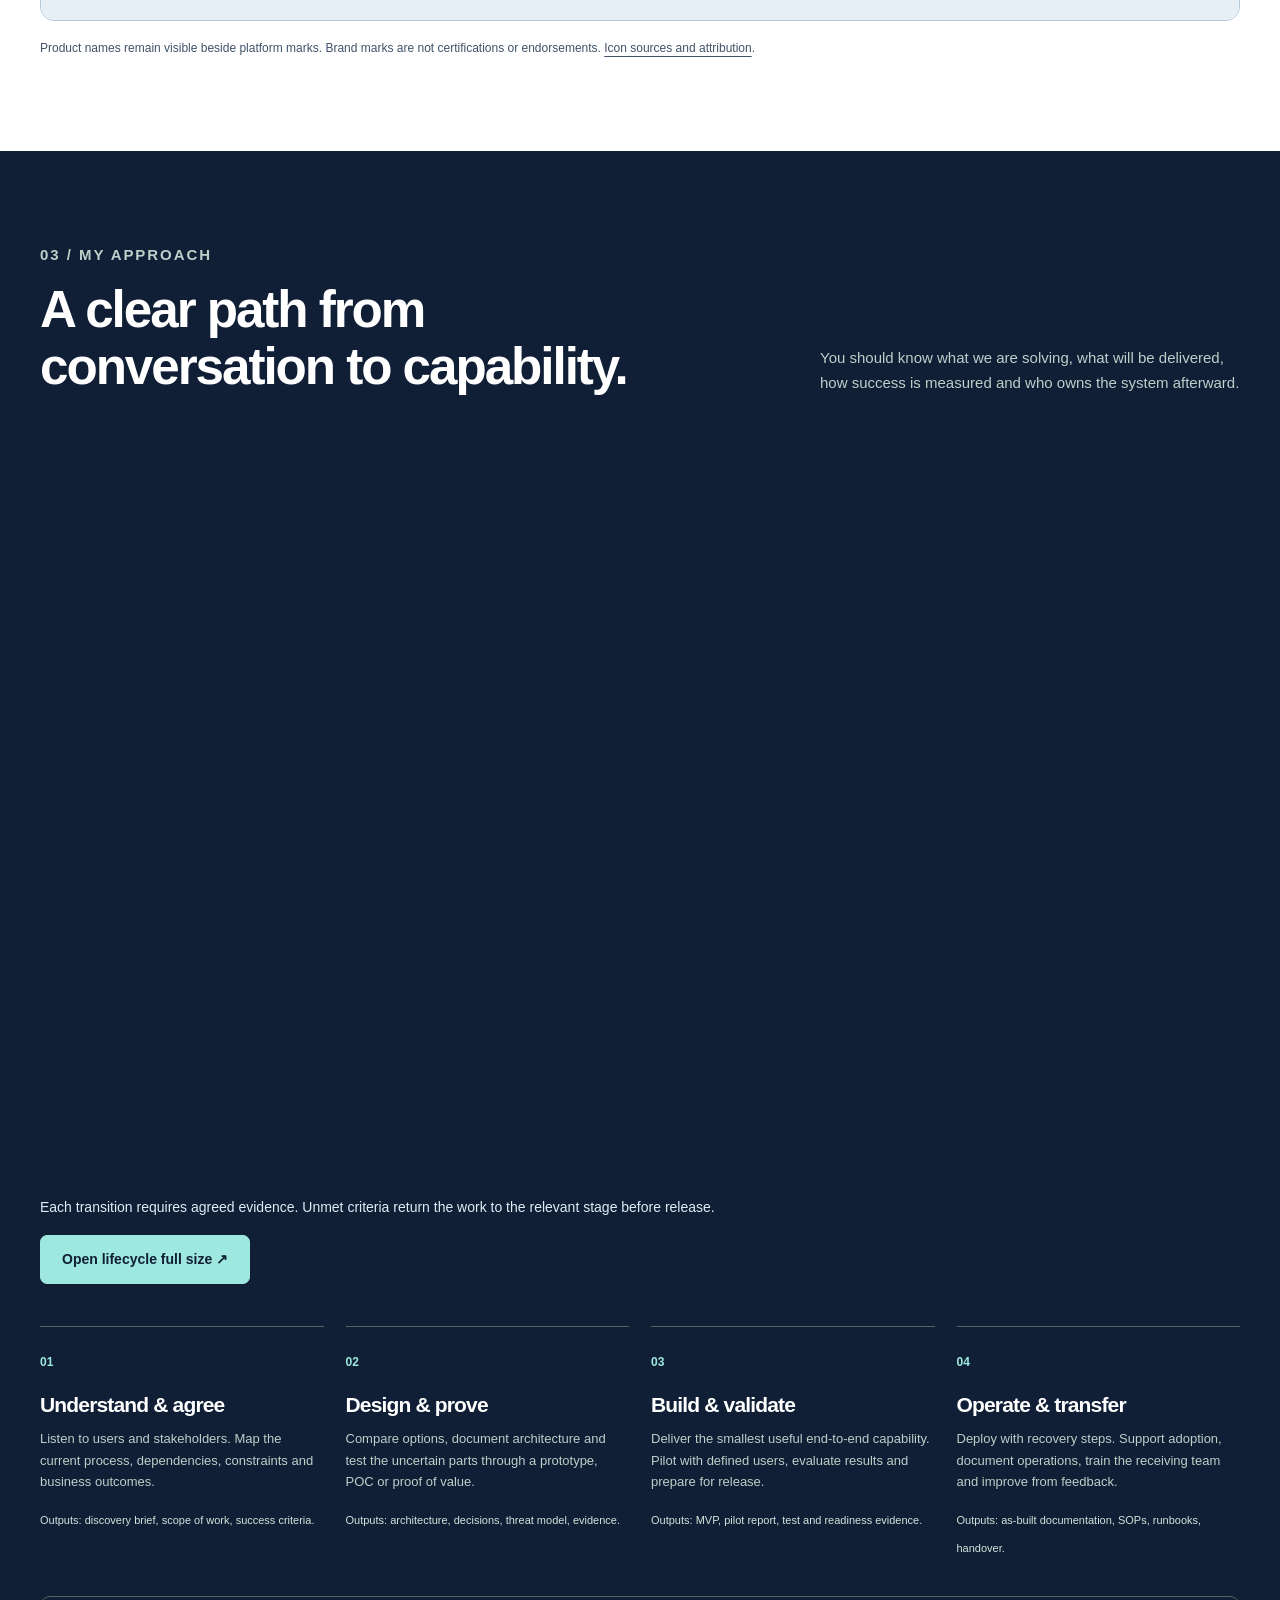
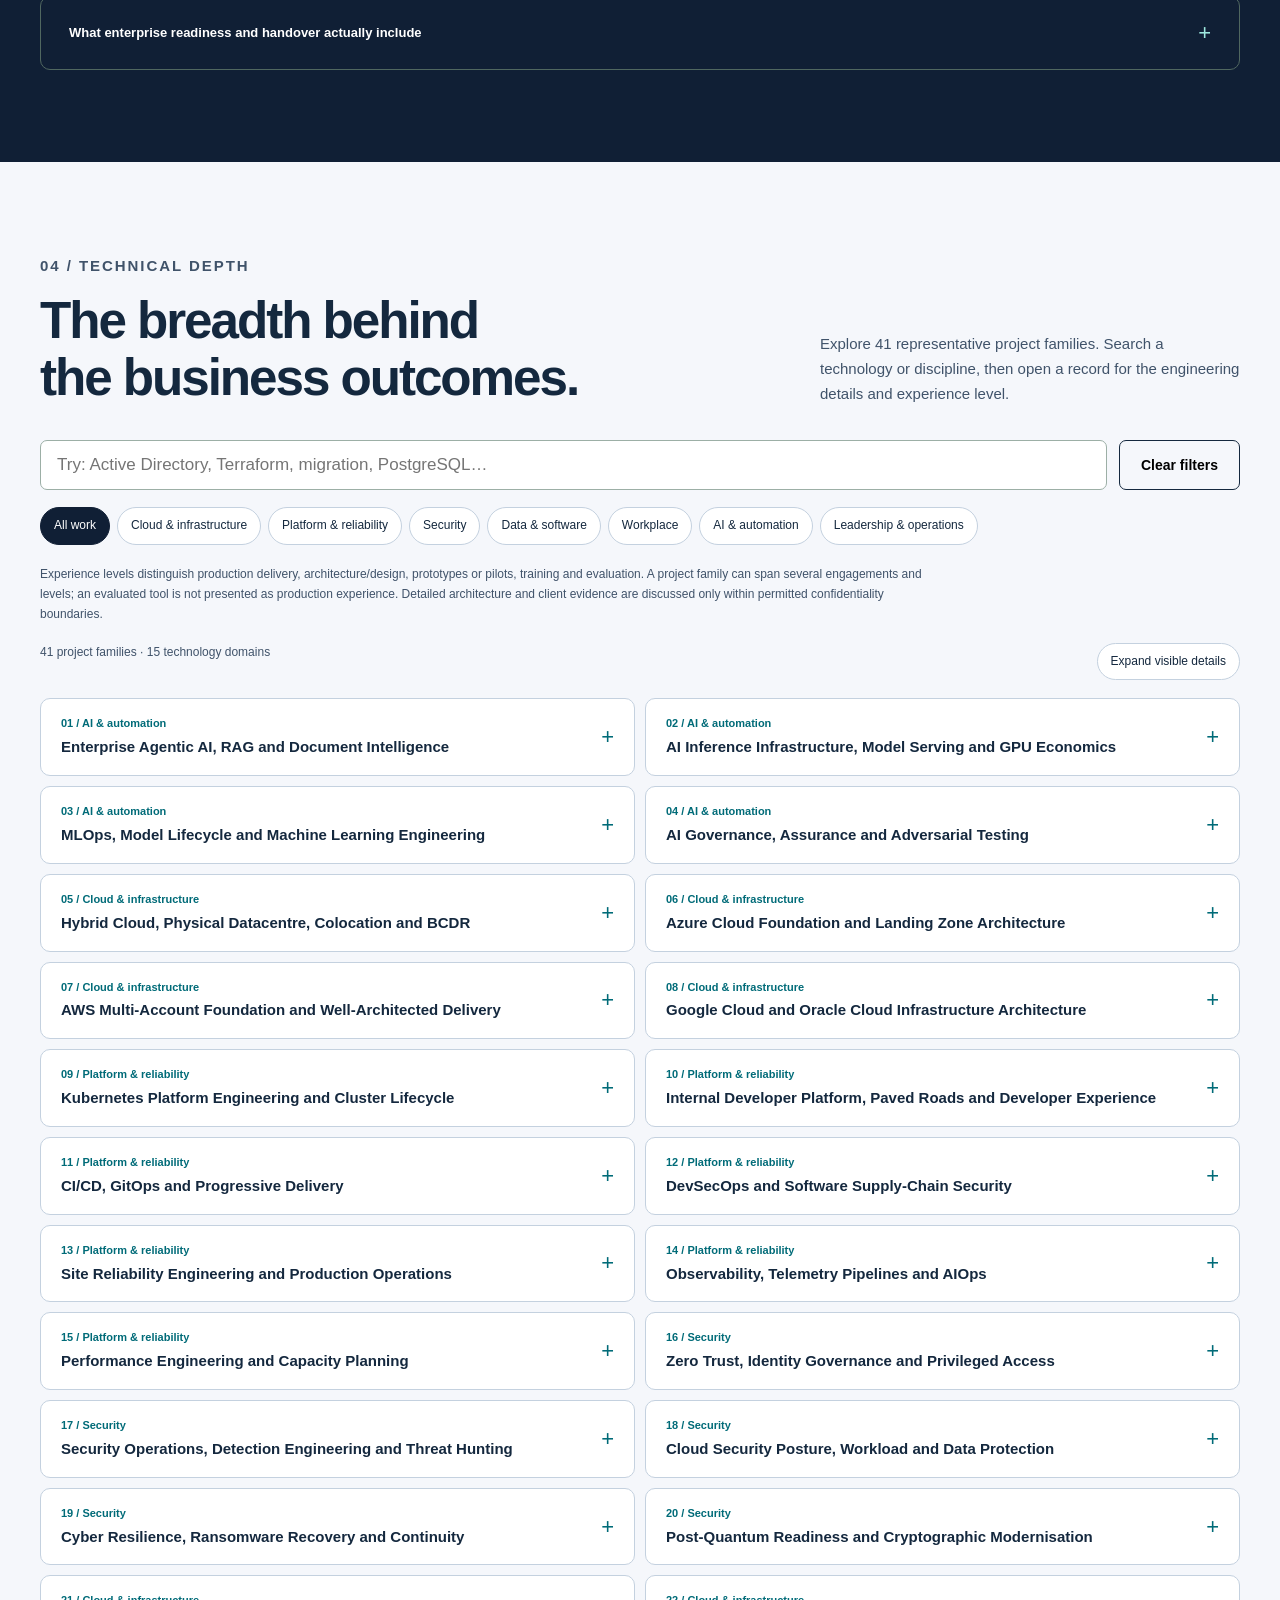
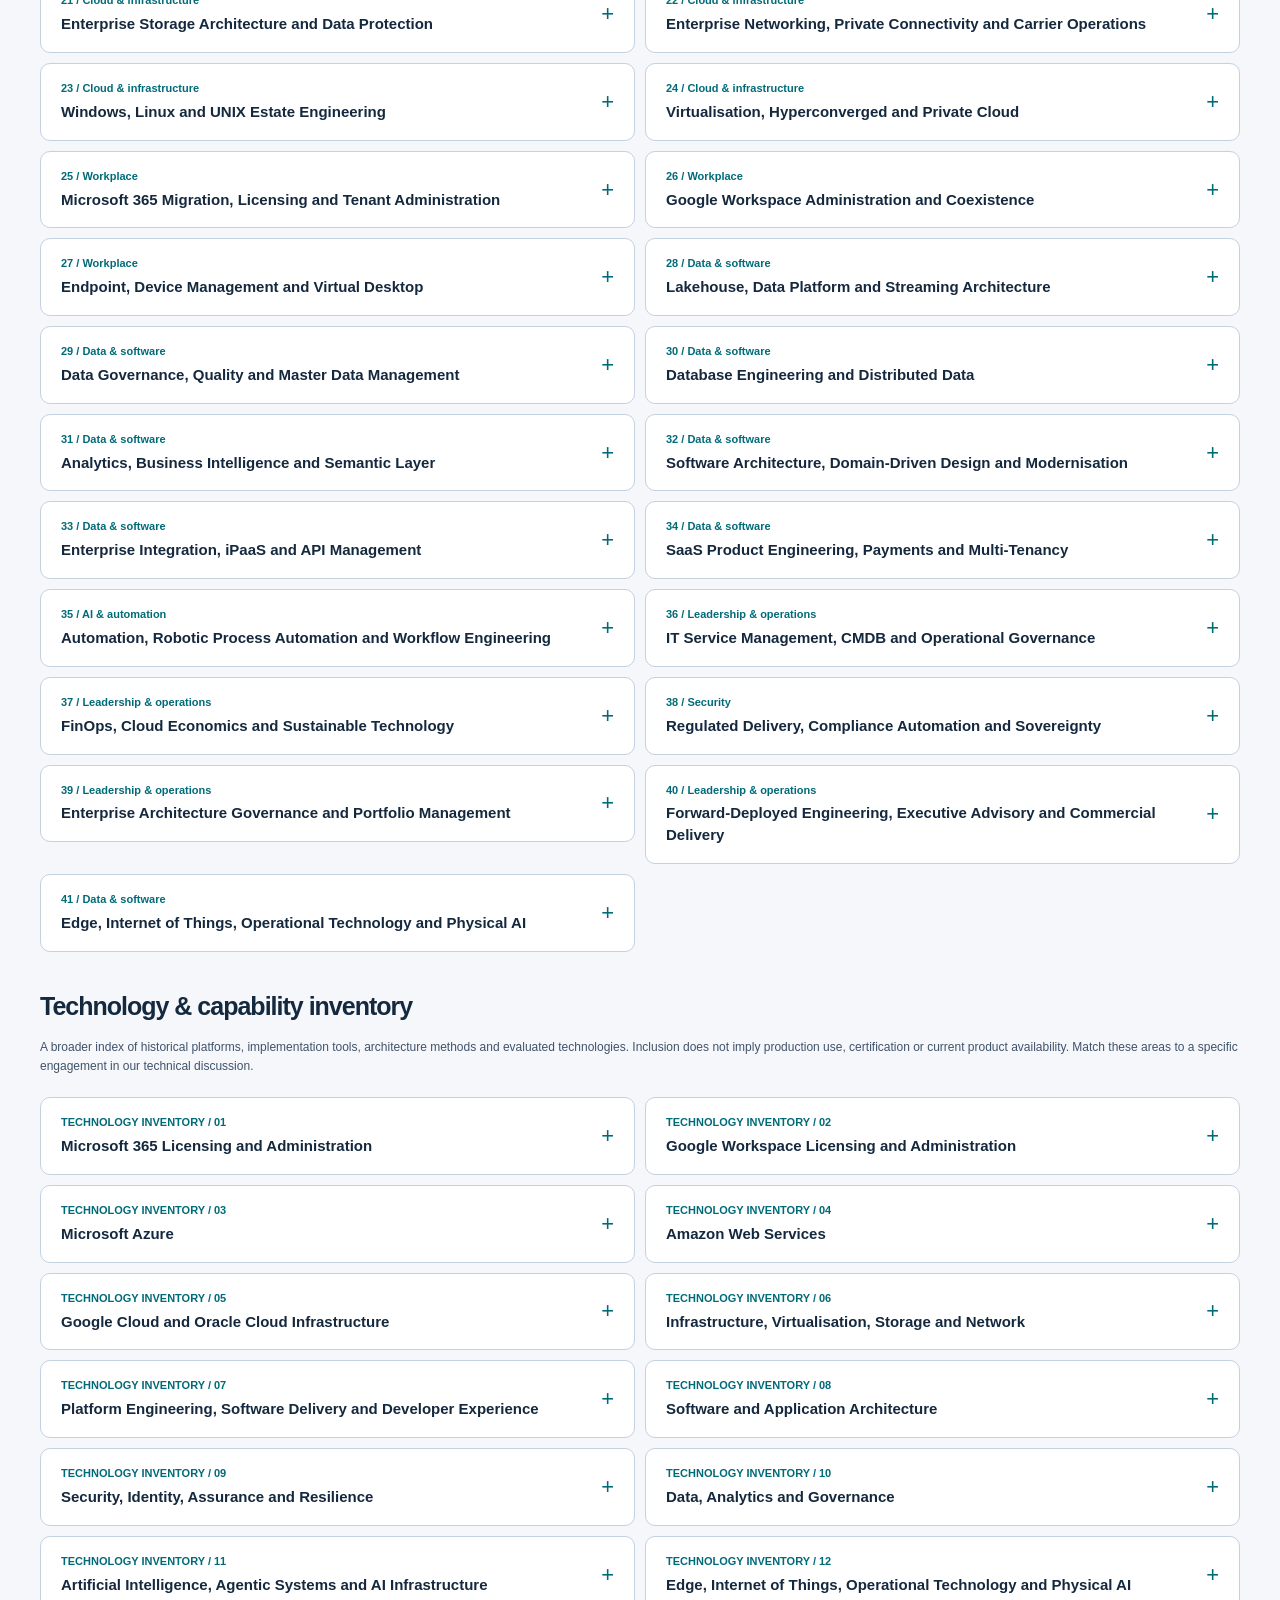
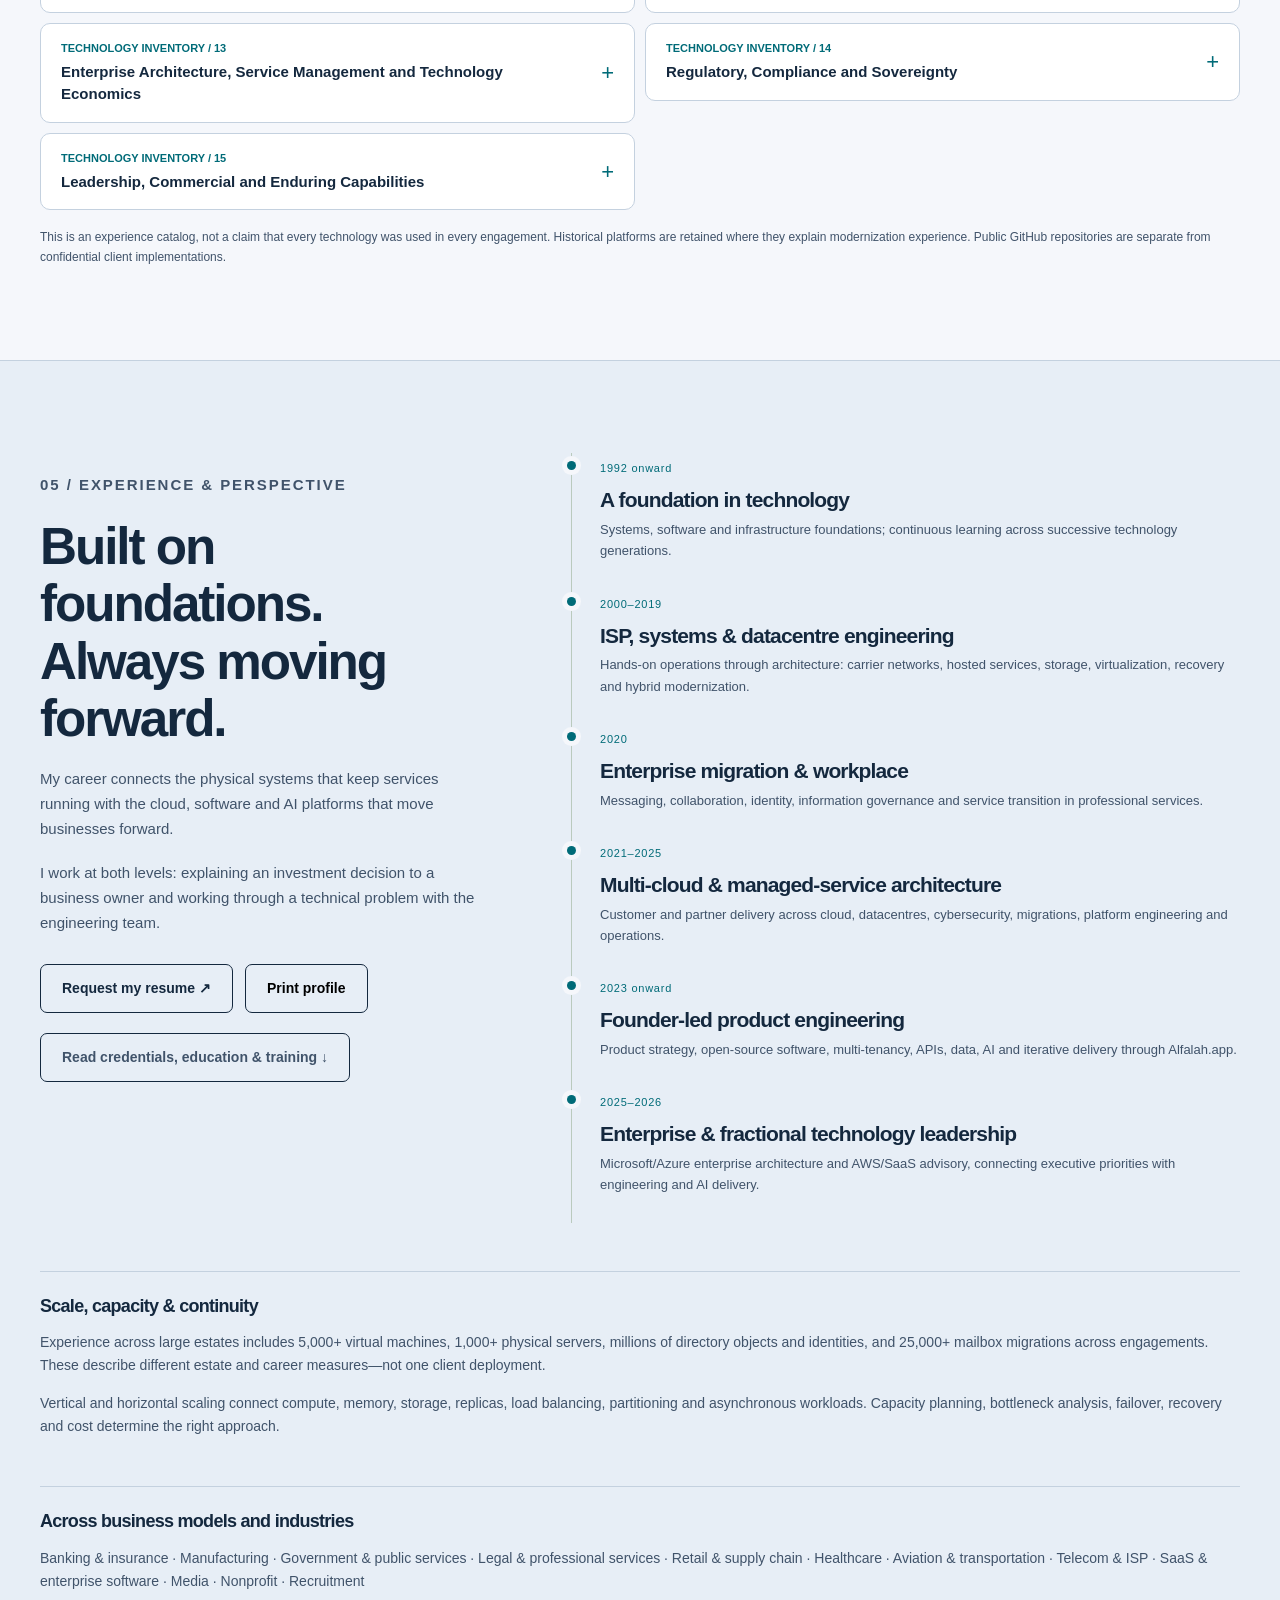
<file: solutions/sol-05-opensource-rag.html>
<!doctype html><html lang="en"><head><meta charset="utf-8"><meta name="viewport" content="width=device-width,initial-scale=1"><meta http-equiv="refresh" content="0;url=../index.html#case-04"><link rel="canonical" href="https://shahzadms7.github.io/"><title>Shahzad MS — Portfolio updated</title></head><body><p>This case is now part of the complete portfolio. <a href="../index.html#case-04">View the updated portfolio</a>.</p></body></html>
</file>
<file: assets/style.css>
/* Shahzad MS Portfolio — mobile-first, Google-colors theme */
:root{
  --blue-light:#E8F0FE; --blue:#4285F4; --blue-dark:#1967D2;
  --red-light:#FCE8E6; --red:#EA4335; --red-dark:#C5221F;
  --yellow-light:#FEF7E0; --yellow:#FBBC05; --yellow-dark:#F29900;
  --green-light:#E6F4EA; --green:#34A853; --green-dark:#188038;
  --ink:#1a1a2e; --gray-900:#202124; --gray-700:#3c4043; --gray-500:#5f6368;
  --gray-200:#e8eaed; --gray-100:#f1f3f4; --white:#ffffff; --card-bg:#ffffff; --body-bg:#ffffff;
  --radius:14px; --shadow:0 2px 10px rgba(32,33,36,.08); --shadow-lg:0 8px 30px rgba(32,33,36,.14);
  --maxw:1100px;
}
@media(prefers-color-scheme:dark){
  :root{
    --gray-900:#e8eaed; --gray-700:#bdc1c6; --gray-500:#9aa0a6;
    --gray-200:#3c4043; --gray-100:#26272b; --white:#1a1b1e; --card-bg:#242528; --body-bg:#131315;
    --blue-light:#1b2b47; --red-light:#3a221f; --yellow-light:#3a2f10; --green-light:#12301d;
    --shadow:0 2px 10px rgba(0,0,0,.4); --shadow-lg:0 8px 30px rgba(0,0,0,.5);
  }
}
*{box-sizing:border-box}
html{scroll-behavior:smooth}
body{margin:0;font-family:'Segoe UI',Roboto,-apple-system,BlinkMacSystemFont,Arial,sans-serif;color:var(--gray-900);background:var(--body-bg);line-height:1.6}
img{max-width:100%;display:block}
a{color:var(--blue);text-decoration:none}
a:hover{text-decoration:underline}
h1,h2,h3{line-height:1.25;margin:0 0 .5em}
.container{max-width:var(--maxw);margin:0 auto;padding:0 20px}
.center{text-align:center}

/* Header */
.site-header{position:sticky;top:0;z-index:50;background:var(--white);box-shadow:0 1px 6px rgba(0,0,0,.08)}
.header-inner{display:flex;align-items:center;justify-content:space-between;padding:14px 20px;flex-wrap:wrap}
.brand{font-weight:800;font-size:1.3rem;color:var(--gray-900)}
.brand span{color:var(--blue)}
.main-nav{display:none;width:100%;order:3}
.main-nav.open{display:block}
.main-nav ul{list-style:none;display:flex;flex-direction:column;gap:4px;margin:12px 0 0;padding:0}
.main-nav a{display:block;padding:10px 6px;color:var(--gray-700);font-weight:600;border-radius:8px}
.main-nav a.active,.main-nav a:hover{background:var(--gray-100);color:var(--blue);text-decoration:none}
.nav-toggle{display:flex;flex-direction:column;justify-content:center;gap:5px;background:none;border:0;width:34px;height:34px;cursor:pointer}
.nav-toggle span{display:block;height:3px;background:var(--gray-900);border-radius:2px}
a.btn.nav-hire{display:none}

@media(min-width:820px){
  .main-nav{display:block;width:auto;order:2}
  .main-nav ul{flex-direction:row;gap:6px}
  .main-nav a{padding:8px 12px}
  .nav-toggle{display:none}
  a.btn.nav-hire{display:inline-block;order:3}
  .header-inner{flex-wrap:nowrap}
}

/* Buttons */
.btn{display:inline-block;padding:10px 20px;border-radius:999px;font-weight:700;border:2px solid transparent;cursor:pointer;transition:transform .15s ease,box-shadow .15s ease}
.btn:hover{transform:translateY(-2px);text-decoration:none}
.btn-hire{background:linear-gradient(90deg,var(--blue),var(--green));color:#fff;box-shadow:var(--shadow)}
.btn-outline{border-color:var(--blue);color:var(--blue);background:var(--card-bg)}
.btn-lg{padding:14px 28px;font-size:1.05rem}

/* Hero */
.hero{background:radial-gradient(1200px 500px at 20% -10%,rgba(66,133,244,.12),transparent),
             radial-gradient(1200px 500px at 100% 0%,rgba(52,168,83,.10),transparent);
      padding:64px 0 48px;border-bottom:1px solid var(--gray-200)}
.eyebrow{display:inline-block;background:var(--yellow);color:#5c4200;font-weight:700;padding:5px 14px;border-radius:999px;font-size:.85rem;margin-bottom:14px}
.hero h1{font-size:2.4rem;font-weight:800;background:linear-gradient(90deg,var(--blue),var(--red),var(--yellow),var(--green));-webkit-background-clip:text;background-clip:text;color:transparent}
.hero h2{font-size:1.05rem;font-weight:600;color:var(--gray-700);max-width:760px}
.hero-profile{max-width:760px;color:var(--gray-700)}
.hero-ctas{display:flex;gap:14px;flex-wrap:wrap;margin:22px 0}
.hero-meta{color:var(--gray-500);font-size:.95rem}

.page-hero{padding:52px 0 30px;border-bottom:1px solid var(--gray-200);background:var(--gray-100)}

/* Section color tints — one-page journey */
.tint-blue{background:var(--blue-light)}
.tint-green{background:var(--green-light)}
.tint-yellow{background:var(--yellow-light)}
.tint-red{background:var(--red-light)}
.section-eyebrow{display:inline-block;font-weight:800;font-size:.78rem;text-transform:uppercase;letter-spacing:.06em;
  padding:5px 14px;border-radius:999px;margin-bottom:14px;color:#fff}
.eyebrow-blue{background:var(--blue-dark)}
.eyebrow-green{background:var(--green-dark)}
.eyebrow-yellow{background:var(--yellow-dark);color:#3a2f10}
.eyebrow-red{background:var(--red-dark)}
.hl{font-weight:800}
.hl-blue{color:var(--blue-dark)}
.hl-green{color:var(--green-dark)}
.hl-yellow{color:var(--yellow-dark)}
.hl-red{color:var(--red-dark)}

.logo-wall{display:flex;flex-wrap:wrap;gap:12px;align-items:center;justify-content:center}
.logo-wall img{height:32px}

.jumpnav{display:flex;gap:6px;flex-wrap:wrap;justify-content:center;padding:14px 0;background:var(--card-bg);border-bottom:1px solid var(--gray-200);position:sticky;top:64px;z-index:40}
.jumpnav a{font-size:.8rem;font-weight:700;color:var(--gray-700);padding:6px 12px;border-radius:999px;background:var(--gray-100)}
.jumpnav a:hover{background:var(--blue-light);color:var(--blue-dark);text-decoration:none}
.page-hero h1{font-size:2rem;background:linear-gradient(90deg,var(--blue),var(--green));-webkit-background-clip:text;background-clip:text;color:transparent}
.page-hero p{color:var(--gray-700);max-width:760px}

/* Sections */
.section{padding:48px 0}
.section-alt{background:var(--gray-100)}
.section-title{font-size:1.5rem;font-weight:800;margin-bottom:20px;border-left:5px solid var(--blue);padding-left:12px}

/* Stats */
.stats-strip{padding:32px 0}
.stats-grid{display:grid;grid-template-columns:repeat(2,1fr);gap:18px;text-align:center}
.stat-num{display:block;font-size:1.8rem;font-weight:800;color:var(--blue)}
.stat-label{font-size:.8rem;color:var(--gray-500);text-transform:uppercase;letter-spacing:.03em}
@media(min-width:700px){.stats-grid{grid-template-columns:repeat(6,1fr)}}

/* Grid & cards */
.grid{display:grid;gap:18px}
.grid-2{grid-template-columns:1fr}
.grid-3{grid-template-columns:1fr}
@media(min-width:700px){.grid-2{grid-template-columns:1fr 1fr}.grid-3{grid-template-columns:1fr 1fr}}
@media(min-width:1000px){.grid-3{grid-template-columns:1fr 1fr 1fr}}

.card{background:var(--card-bg);border:1px solid var(--gray-200);border-radius:var(--radius);padding:20px;box-shadow:var(--shadow)}
.card h3{color:var(--gray-900);font-size:1.05rem}
.card p{color:var(--gray-700);margin:0;font-size:.95rem}
.highlight-card{border-top:4px solid var(--blue)}
.project-card{border-top:4px solid var(--green)}
.link-more{font-weight:700;display:inline-block;margin-top:10px}

.tag{display:inline-block;background:var(--gray-100);color:var(--gray-700);font-size:.75rem;font-weight:700;padding:3px 10px;border-radius:999px;margin-bottom:8px}

/* Timeline (experience) */
.timeline{display:flex;flex-direction:column;gap:22px}
.role-block{background:var(--card-bg);border:1px solid var(--gray-200);border-left:5px solid var(--red);border-radius:var(--radius);padding:20px;box-shadow:var(--shadow)}
.role-head{display:flex;justify-content:space-between;flex-wrap:wrap;gap:8px}
.role-dates{color:var(--gray-500);font-weight:700;font-size:.85rem}
.role-company{font-weight:700;color:var(--gray-700);margin:4px 0}
.role-context{color:var(--gray-700)}
.role-count{margin-top:8px;font-size:.9rem}

/* Projects page */
.filter-row{display:flex;flex-wrap:wrap;gap:8px;margin-bottom:28px}
.filter-btn{background:var(--gray-100);border:2px solid transparent;border-radius:999px;padding:7px 16px;font-weight:700;font-size:.85rem;cursor:pointer;color:var(--gray-700)}
.filter-btn.active,.filter-btn:hover{border-color:var(--blue);color:var(--blue);background:var(--card-bg)}
.project-group{margin-bottom:42px}
.role-dates-sub{color:var(--gray-500);margin-top:-12px;margin-bottom:18px;font-size:.9rem}
.project-full{border-top:4px solid var(--yellow)}
.project-dl dt{font-weight:800;color:var(--blue);font-size:.8rem;text-transform:uppercase;letter-spacing:.03em;margin-top:12px}
.project-dl dt:first-child{margin-top:0}
.project-dl dd{margin:2px 0 0;color:var(--gray-700);font-size:.93rem}
.repo-link{display:inline-block;margin-top:14px;font-weight:700;color:var(--green)}

/* Certifications */
.cert-list{list-style:none;padding:0;margin:0;display:grid;gap:10px}
.cert-item{background:var(--card-bg);border:1px solid var(--gray-200);border-left:4px solid var(--green);border-radius:10px;padding:12px 16px;font-size:.93rem;color:var(--gray-700)}

/* Contact */
.contact-card{text-align:center}
.contact-card h3{margin-bottom:6px}

/* Bullet lists / chips */
.bullet-list{list-style:none;padding:0;margin:0;display:flex;flex-direction:column;gap:10px}
.bullet-list li{background:var(--card-bg);border:1px solid var(--gray-200);border-radius:10px;padding:10px 14px;color:var(--gray-700);font-size:.93rem}
.chip-row{display:flex;flex-wrap:wrap;gap:8px}
.chip{background:var(--gray-100);border-radius:999px;padding:6px 14px;font-size:.85rem;font-weight:600;color:var(--gray-700)}

/* CTA band */
.cta-band{background:linear-gradient(90deg,rgba(66,133,244,.08),rgba(52,168,83,.08));border-top:1px solid var(--gray-200)}
.cta-band h2{font-size:1.4rem}
.cta-band p{color:var(--gray-700);margin-bottom:16px}

/* Footer */
.site-footer{background:var(--gray-900);color:var(--gray-200);padding:36px 0 10px}
.footer-inner{display:flex;flex-direction:column;gap:16px;align-items:flex-start}
.footer-name{font-weight:800;font-size:1.1rem;margin:0;color:#fff}
.footer-title{margin:2px 0;color:var(--gray-200);font-size:.85rem}
.footer-loc{margin:2px 0;color:#9aa0a6;font-size:.82rem}
.footer-links{display:flex;flex-direction:column;gap:6px}
.footer-links a{color:#cfe0ff}
.footer-copy{color:#9aa0a6;font-size:.78rem;margin-top:20px;padding-top:14px;border-top:1px solid #3c4043}
@media(min-width:820px){
  .footer-inner{flex-direction:row;align-items:center;justify-content:space-between}
}

/* Dashboard */
@keyframes fadeUp{from{opacity:0;transform:translateY(16px)}to{opacity:1;transform:translateY(0)}}
@keyframes floatGlow{0%,100%{transform:translateY(0)}50%{transform:translateY(-4px)}}

.dash-hero{position:relative;overflow:hidden;padding:64px 0 56px;
  background:linear-gradient(120deg,#1967D2 0%,#4285F4 28%,#34A853 55%,#FBBC05 78%,#EA4335 100%);
  color:#fff;text-align:center}
.dash-hero::before{content:"";position:absolute;inset:0;
  background:radial-gradient(700px 300px at 15% 20%,rgba(255,255,255,.22),transparent),
             radial-gradient(700px 300px at 85% 80%,rgba(255,255,255,.16),transparent)}
.dash-hero .container{position:relative;z-index:1}
.dash-hero .dash-eyebrow{display:inline-block;background:rgba(255,255,255,.22);backdrop-filter:blur(6px);
  padding:6px 18px;border-radius:999px;font-weight:800;font-size:.8rem;letter-spacing:.04em;text-transform:uppercase;margin-bottom:16px}
.dash-hero h1{font-size:2.6rem;font-weight:900;margin:0 0 12px;text-shadow:0 4px 24px rgba(0,0,0,.25)}
.dash-hero p{max-width:680px;margin:0 auto;font-size:1.08rem;color:rgba(255,255,255,.95)}

.kpi-grid{display:grid;grid-template-columns:repeat(2,1fr);gap:18px}
@media(min-width:700px){.kpi-grid{grid-template-columns:repeat(3,1fr)}}
@media(min-width:1000px){.kpi-grid{grid-template-columns:repeat(6,1fr)}}
.kpi-card{position:relative;overflow:hidden;border-radius:18px;padding:24px 16px;text-align:center;
  color:#fff;box-shadow:var(--shadow-lg);opacity:0;animation:fadeUp .6s ease forwards;
  transition:transform .25s ease,box-shadow .25s ease}
.kpi-card:hover{transform:translateY(-6px) scale(1.03);box-shadow:0 16px 40px rgba(0,0,0,.28)}
.kpi-grid .kpi-card:nth-child(1){animation-delay:.05s}
.kpi-grid .kpi-card:nth-child(2){animation-delay:.12s}
.kpi-grid .kpi-card:nth-child(3){animation-delay:.19s}
.kpi-grid .kpi-card:nth-child(4){animation-delay:.26s}
.kpi-grid .kpi-card:nth-child(5){animation-delay:.33s}
.kpi-grid .kpi-card:nth-child(6){animation-delay:.4s}
.kpi-icon{width:46px;height:46px;border-radius:50%;display:flex;align-items:center;justify-content:center;
  margin:0 auto 12px;font-size:1.3rem;background:rgba(255,255,255,.25);backdrop-filter:blur(4px);
  animation:floatGlow 3.2s ease-in-out infinite}
.kpi-num{display:block;font-size:2.1rem;font-weight:900;text-shadow:0 2px 10px rgba(0,0,0,.2)}
.kpi-label{font-size:.78rem;color:rgba(255,255,255,.92);text-transform:uppercase;letter-spacing:.05em;font-weight:700;margin-top:4px}
.kpi-blue{background:linear-gradient(160deg,var(--blue) 0%,var(--blue-dark) 100%)}
.kpi-red{background:linear-gradient(160deg,var(--red) 0%,var(--red-dark) 100%)}
.kpi-yellow{background:linear-gradient(160deg,#ffcd40 0%,var(--yellow-dark) 100%)}
.kpi-green{background:linear-gradient(160deg,var(--green) 0%,var(--green-dark) 100%)}

.dash-panel{background:var(--card-bg);border-radius:18px;padding:0;box-shadow:var(--shadow-lg);
  overflow:hidden;opacity:0;animation:fadeUp .6s ease forwards;transition:transform .25s ease,box-shadow .25s ease}
.dash-panel:hover{transform:translateY(-4px);box-shadow:0 18px 44px rgba(0,0,0,.16)}
.dash-panel-head{display:flex;align-items:center;gap:12px;padding:18px 22px;color:#fff}
.dash-panel-body{padding:22px}
.dash-panel-head .swatch{width:34px;height:34px;border-radius:10px;flex:none;display:flex;align-items:center;justify-content:center;
  background:rgba(255,255,255,.22);font-size:1.1rem}
.dash-panel-head h3{margin:0;font-size:1.1rem;font-weight:800;color:#fff}
.dash-panel-blue .dash-panel-head{background:linear-gradient(90deg,var(--blue),var(--blue-dark))}
.dash-panel-red .dash-panel-head{background:linear-gradient(90deg,var(--red),var(--red-dark))}
.dash-panel-yellow .dash-panel-head{background:linear-gradient(90deg,#ffcd40,var(--yellow-dark))}
.dash-panel-green .dash-panel-head{background:linear-gradient(90deg,var(--green),var(--green-dark))}

.mini-bar-row{display:flex;align-items:center;gap:10px;margin-bottom:14px}
.mini-bar-label{flex:0 0 150px;font-size:.85rem;color:var(--gray-700);font-weight:600}
.mini-bar-track{flex:1;background:var(--gray-100);border-radius:999px;height:12px;overflow:hidden;box-shadow:inset 0 1px 3px rgba(0,0,0,.12)}
.mini-bar-fill{height:100%;border-radius:999px;box-shadow:0 0 10px currentColor;transition:width 1s ease}
.mini-bar-val{flex:0 0 auto;font-size:.82rem;font-weight:800;color:var(--gray-900)}

.mini-timeline{display:flex;flex-direction:column;gap:0}
.mini-timeline-item{position:relative;padding:0 0 22px 28px;border-left:3px solid var(--gray-200)}
.mini-timeline-item:last-child{border-left-color:transparent;padding-bottom:0}
.mini-timeline-item::before{content:"";position:absolute;left:-9px;top:2px;width:16px;height:16px;border-radius:50%;
  background:var(--blue);border:3px solid var(--card-bg);box-shadow:0 0 0 3px var(--blue-light)}
.mini-timeline-item.tl-red::before{background:var(--red);box-shadow:0 0 0 3px var(--red-light)}
.mini-timeline-item.tl-yellow::before{background:var(--yellow);box-shadow:0 0 0 3px var(--yellow-light)}
.mini-timeline-item.tl-green::before{background:var(--green);box-shadow:0 0 0 3px var(--green-light)}
.mini-timeline-role{font-weight:800;color:var(--gray-900);font-size:.97rem}
.mini-timeline-meta{color:var(--gray-500);font-size:.82rem;font-weight:600}

.palette-row{display:flex;flex-wrap:wrap;gap:14px}
.palette-swatch{flex:1 1 120px;border-radius:14px;padding:22px 12px;color:#fff;font-size:.78rem;font-weight:800;
  text-align:center;box-shadow:var(--shadow);transition:transform .2s ease,box-shadow .2s ease}
.palette-swatch:hover{transform:translateY(-5px) scale(1.05);box-shadow:var(--shadow-lg)}
</file>
